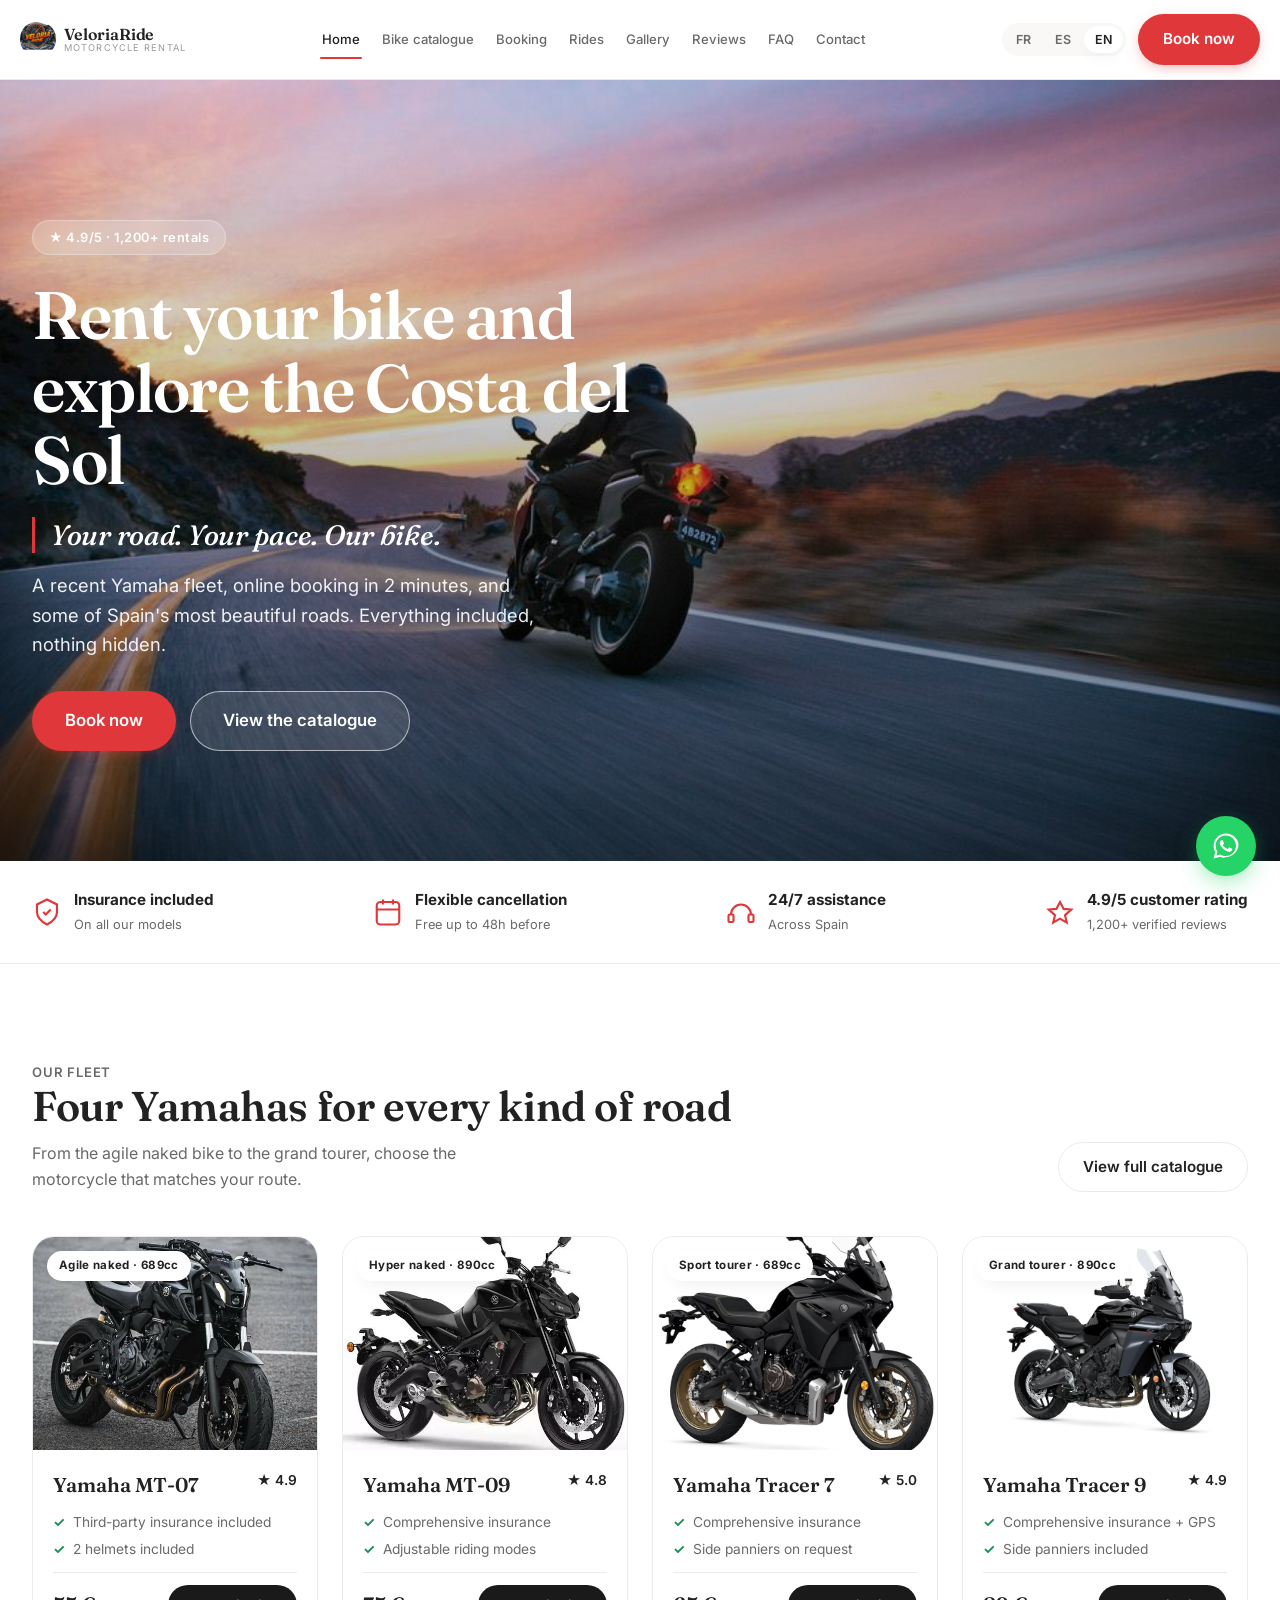
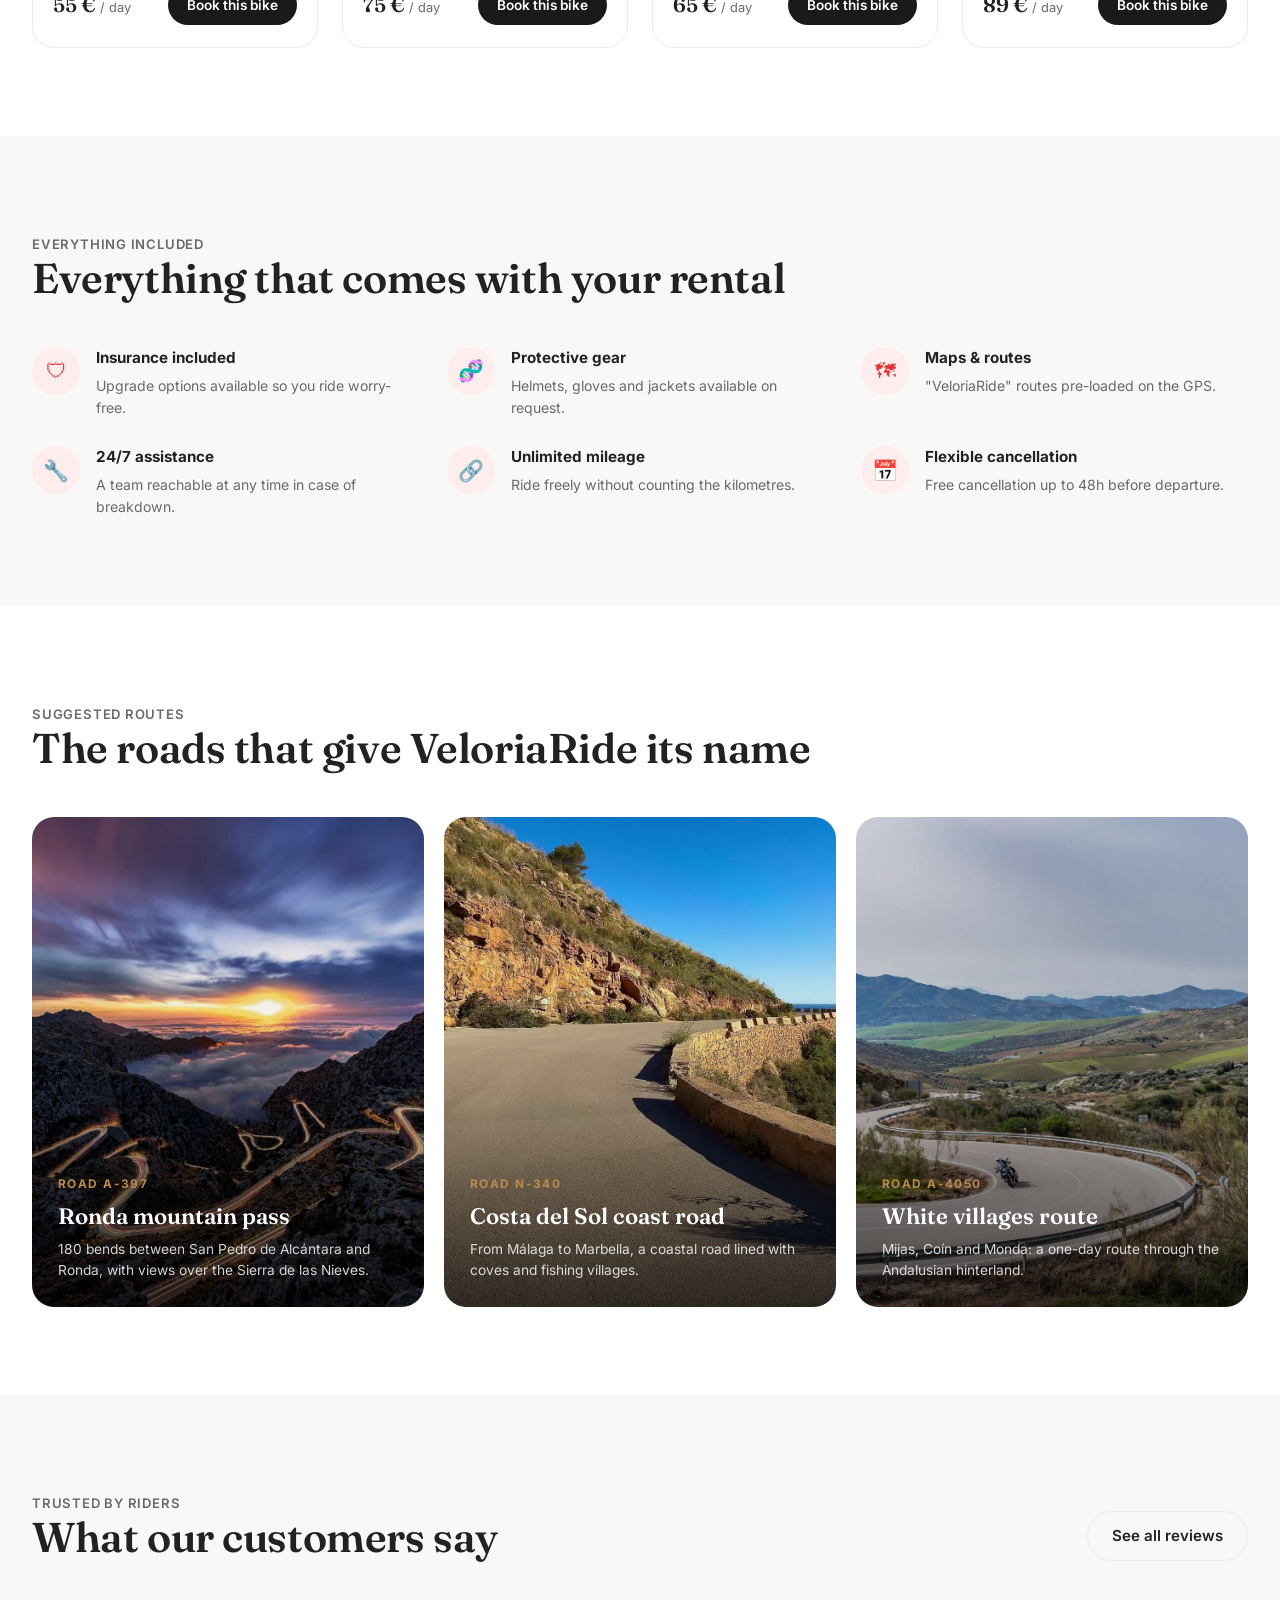
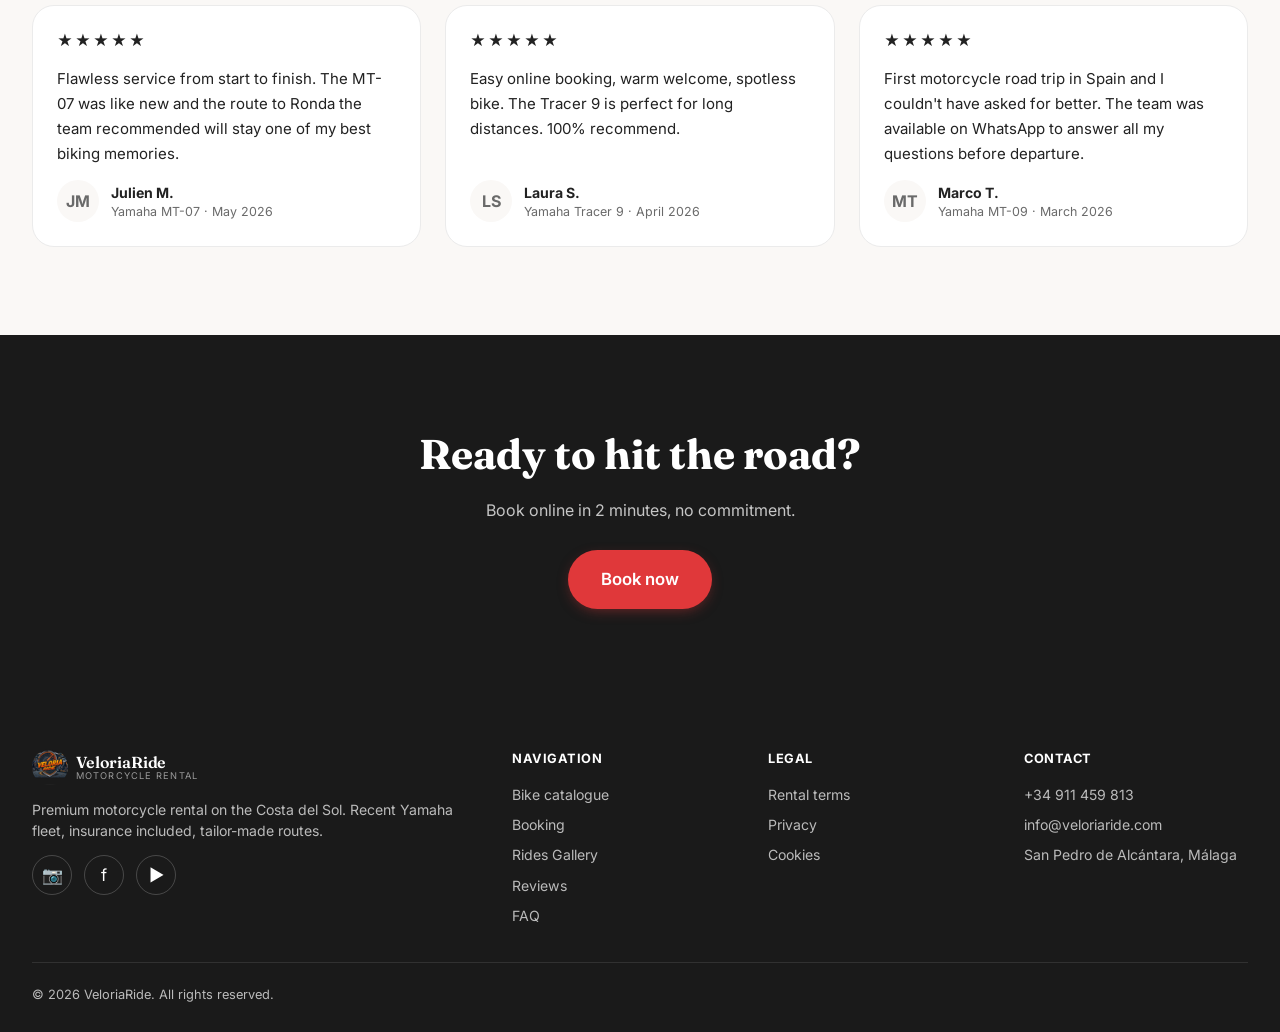
<file: index.html>
<!DOCTYPE html>
<html lang="fr">
<head>
<meta charset="UTF-8">
<meta name="viewport" content="width=device-width, initial-scale=1.0">
<title data-i18n="title_home">VeloriaRide — Location de motos Costa del Sol</title>
<meta name="description" content="Location de motos premium sur la Costa del Sol. Yamaha MT-07, MT-09, Tracer 7, Tracer 9. Réservation en ligne, assurance incluse, assistance 24/7.">
<meta property="og:title" content="VeloriaRide — Location de motos Costa del Sol">
<meta property="og:description" content="Location de motos premium sur la Costa del Sol. Réservation en ligne, assurance incluse.">
<meta property="og:type" content="website">
<link rel="icon" type="image/png" href="./favicon.png">
<link rel="preconnect" href="https://fonts.googleapis.com">
<link rel="preconnect" href="https://fonts.gstatic.com" crossorigin>
<link href="https://fonts.googleapis.com/css2?family=Fraunces:ital,opsz,wght@0,9..144,400;0,9..144,600;1,9..144,500&family=Inter:wght@400;500;600;700&display=swap" rel="stylesheet">
<link rel="stylesheet" href="./css/base.css">
<link rel="stylesheet" href="./css/components.css">
</head>
<body>

<!-- ================= HEADER ================= -->
<header class="site-header">
  <nav class="nav">
    <a href="index.html" class="logo">
      <span class="logo-mark"><img src="./images/logo-header.png" alt="VeloriaRide logo"></span>
      <span class="logo-text">
        <strong>VeloriaRide</strong>
        <span>Motorcycle Rental</span>
      </span>
    </a>
    <button class="burger" aria-label="Menu" aria-expanded="false">&#9776;</button>
    <div class="nav-links">
      <a href="index.html" class="active" data-i18n="nav_home">Accueil</a>
      <a href="catalogue.html" data-i18n="nav_fleet">Catalogue motos</a>
      <a href="reservation.html" data-i18n="nav_booking">Réservation</a>
      <a href="balades.html" data-i18n="nav_rides">Balades</a>
      <a href="galerie.html" data-i18n="nav_gallery">Galerie</a>
      <a href="avis.html" data-i18n="nav_reviews">Avis clients</a>
      <a href="faq.html" data-i18n="nav_faq">FAQ</a>
      <a href="contact.html" data-i18n="nav_contact">Contact</a>
      <a href="reservation.html#booking" class="btn btn-primary nav-cta" data-i18n="nav_book">Réserver</a>
    </div>
    <div class="nav-right">
      <div class="lang-switch">
        <button data-lang="fr">FR</button>
        <button data-lang="es">ES</button>
        <button data-lang="en">EN</button>
      </div>
      <a href="reservation.html#booking" class="btn btn-primary" data-i18n="nav_book">Réserver</a>
    </div>
  </nav>
</header>

<!-- ================= HERO ================= -->
<section class="hero" style="--hero-img:url('../images/hero.jpg')">
  <div class="hero-content">
    <span class="hero-badge-pill" data-i18n="hero_pill">★ 4.9/5 · 1,200+ rentals</span>
    <h1 data-i18n="hero_title">Louez votre moto et explorez la Costa del Sol</h1>
    <p class="hero-slogan" data-i18n="hero_slogan">Votre route. Votre rythme. Notre moto.</p>
    <p data-i18n="hero_sub">Une flotte Yamaha récente, une réservation en ligne en 2 minutes, et des routes parmi les plus belles d'Espagne.</p>
    <div class="hero-ctas">
      <a href="reservation.html#booking" class="btn btn-primary btn-lg" data-i18n="hero_cta_book">Réserver maintenant</a>
      <a href="catalogue.html" class="btn btn-outline btn-lg" data-i18n="hero_cta_fleet">Voir le catalogue</a>
    </div>
  </div>
</section>

<!-- ================= TRUST STRIP ================= -->
<section class="trust-strip">
  <div class="container trust-grid">
    <div class="trust-item">
      <svg class="ico" viewBox="0 0 24 24" fill="none" stroke="currentColor" stroke-width="1.7"><path d="M12 2l8 4v6c0 5-4 8-8 10-4-2-8-5-8-10V6l8-4z"/><path d="M9 12l2 2 4-4"/></svg>
      <div><strong data-i18n="trust1_t">Assurance incluse</strong><span data-i18n="trust1_s">Sur tous nos modèles</span></div>
    </div>
    <div class="trust-item">
      <svg class="ico" viewBox="0 0 24 24" fill="none" stroke="currentColor" stroke-width="1.7"><rect x="3" y="4" width="18" height="18" rx="3"/><path d="M3 10h18M8 2v4M16 2v4"/></svg>
      <div><strong data-i18n="trust2_t">Annulation flexible</strong><span data-i18n="trust2_s">Gratuite jusqu'à 48h avant</span></div>
    </div>
    <div class="trust-item">
      <svg class="ico" viewBox="0 0 24 24" fill="none" stroke="currentColor" stroke-width="1.7"><path d="M4 14a8 8 0 0 1 16 0"/><rect x="2" y="14" width="4" height="6" rx="1"/><rect x="18" y="14" width="4" height="6" rx="1"/></svg>
      <div><strong data-i18n="trust3_t">Assistance 24/7</strong><span data-i18n="trust3_s">Sur toute l'Espagne</span></div>
    </div>
    <div class="trust-item">
      <svg class="ico" viewBox="0 0 24 24" fill="none" stroke="currentColor" stroke-width="1.7"><path d="M12 17.3l-5.4 3.2 1.4-6L3 10l6.1-.5L12 4l2.9 5.5 6.1.5-5 4.5 1.4 6z"/></svg>
      <div><strong data-i18n="trust4_t">Note clients 4,9/5</strong><span data-i18n="trust4_s">+1200 avis vérifiés</span></div>
    </div>
  </div>
</section>

<!-- ================= FLEET PREVIEW ================= -->
<section class="section">
  <div class="container">
    <div class="section-head">
      <div>
        <p class="eyebrow" data-i18n="fleet_eyebrow">NOTRE FLOTTE</p>
        <h2 data-i18n="fleet_title">Quatre Yamaha pour chaque type de route</h2>
        <p data-i18n="fleet_sub">De la naked agile à la routière grand tourisme, choisissez la moto adaptée à votre itinéraire.</p>
      </div>
      <a href="catalogue.html" class="btn btn-ghost" data-i18n="view_all_fleet">Voir tout le catalogue</a>
    </div>

    <div class="fleet-grid">

      <article class="bike-card">
        <div class="bike-photo" style="--bike-img:url('../images/mt07.jpg')">
          <span class="bike-badge" data-i18n="bike_mt07_tag">Naked agile · 689 cc</span>
        </div>
        <div class="bike-body">
          <div class="bike-top-row">
            <div><h3 class="bike-name" data-i18n="bike_mt07_name">Yamaha MT-07</h3></div>
            <span class="bike-rating"><span class="star">★</span> 4.9</span>
          </div>
          <ul class="bike-features">
            <li data-i18n="bike_mt07_f1">Assurance au tiers incluse</li>
            <li data-i18n="bike_mt07_f2">Casques (2) inclus</li>
          </ul>
          <div class="bike-price-row">
            <span class="bike-price">55 € <small data-i18n="per_day">/ jour</small></span>
            <a href="reservation.html?model=mt07#booking" class="btn btn-dark btn-sm" data-i18n="bike_cta">Réserver</a>
          </div>
        </div>
      </article>

      <article class="bike-card">
        <div class="bike-photo" style="--bike-img:url('../images/mt09.jpg')">
          <span class="bike-badge" data-i18n="bike_mt09_tag">Hyper naked · 890 cc</span>
        </div>
        <div class="bike-body">
          <div class="bike-top-row">
            <div><h3 class="bike-name" data-i18n="bike_mt09_name">Yamaha MT-09</h3></div>
            <span class="bike-rating"><span class="star">★</span> 4.8</span>
          </div>
          <ul class="bike-features">
            <li data-i18n="bike_mt09_f1">Assurance tous risques</li>
            <li data-i18n="bike_mt09_f2">Modes de conduite réglables</li>
          </ul>
          <div class="bike-price-row">
            <span class="bike-price">75 € <small data-i18n="per_day">/ jour</small></span>
            <a href="reservation.html?model=mt09#booking" class="btn btn-dark btn-sm" data-i18n="bike_cta">Réserver</a>
          </div>
        </div>
      </article>

      <article class="bike-card">
        <div class="bike-photo" style="--bike-img:url('../images/tracer7.jpg')">
          <span class="bike-badge" data-i18n="bike_tracer7_tag">Routière sport · 689 cc</span>
        </div>
        <div class="bike-body">
          <div class="bike-top-row">
            <div><h3 class="bike-name" data-i18n="bike_tracer7_name">Yamaha Tracer 7</h3></div>
            <span class="bike-rating"><span class="star">★</span> 5.0</span>
          </div>
          <ul class="bike-features">
            <li data-i18n="bike_tracer7_f1">Assurance tous risques</li>
            <li data-i18n="bike_tracer7_f2">Valises latérales sur demande</li>
          </ul>
          <div class="bike-price-row">
            <span class="bike-price">65 € <small data-i18n="per_day">/ jour</small></span>
            <a href="reservation.html?model=tracer7#booking" class="btn btn-dark btn-sm" data-i18n="bike_cta">Réserver</a>
          </div>
        </div>
      </article>

      <article class="bike-card">
        <div class="bike-photo" style="--bike-img:url('../images/tracer9.jpg')">
          <span class="bike-badge" data-i18n="bike_tracer9_tag">Grand tourisme · 890 cc</span>
        </div>
        <div class="bike-body">
          <div class="bike-top-row">
            <div><h3 class="bike-name" data-i18n="bike_tracer9_name">Yamaha Tracer 9</h3></div>
            <span class="bike-rating"><span class="star">★</span> 4.9</span>
          </div>
          <ul class="bike-features">
            <li data-i18n="bike_tracer9_f1">Assurance tous risques + GPS</li>
            <li data-i18n="bike_tracer9_f2">Valises latérales incluses</li>
          </ul>
          <div class="bike-price-row">
            <span class="bike-price">89 € <small data-i18n="per_day">/ jour</small></span>
            <a href="reservation.html?model=tracer9#booking" class="btn btn-dark btn-sm" data-i18n="bike_cta">Réserver</a>
          </div>
        </div>
      </article>

    </div>
  </div>
</section>

<!-- ================= INCLUDED ================= -->
<section class="section section--cream">
  <div class="container">
    <div class="section-head">
      <div>
        <p class="eyebrow" data-i18n="included_eyebrow">TOUT EST INCLUS</p>
        <h2 data-i18n="included_title">Tout ce qui vient avec votre location</h2>
      </div>
    </div>
    <div class="included-grid">
      <div class="included-item">
        <div class="included-icon">&#128737;</div>
        <div><h4 data-i18n="inc1_t">Assurance incluse</h4><p data-i18n="inc1_p">Options d'extension disponibles.</p></div>
      </div>
      <div class="included-item">
        <div class="included-icon">&#129516;</div>
        <div><h4 data-i18n="inc2_t">Équipement de protection</h4><p data-i18n="inc2_p">Casques, gants et vestes.</p></div>
      </div>
      <div class="included-item">
        <div class="included-icon">&#128506;</div>
        <div><h4 data-i18n="inc3_t">Cartes et itinéraires</h4><p data-i18n="inc3_p">Itinéraires intégrés au GPS.</p></div>
      </div>
      <div class="included-item">
        <div class="included-icon">&#128295;</div>
        <div><h4 data-i18n="inc4_t">Assistance 24/7</h4><p data-i18n="inc4_p">Équipe joignable à tout moment.</p></div>
      </div>
      <div class="included-item">
        <div class="included-icon">&#128279;</div>
        <div><h4 data-i18n="inc5_t">Kilométrage illimité</h4><p data-i18n="inc5_p">Roulez sans compter.</p></div>
      </div>
      <div class="included-item">
        <div class="included-icon">&#128197;</div>
        <div><h4 data-i18n="inc6_t">Annulation flexible</h4><p data-i18n="inc6_p">Jusqu'à 48h avant le départ.</p></div>
      </div>
    </div>
  </div>
</section>

<!-- ================= ROUTES ================= -->
<section class="section">
  <div class="container">
    <div class="section-head">
      <div>
        <p class="eyebrow" data-i18n="routes_eyebrow">ITINÉRAIRES SUGGÉRÉS</p>
        <h2 data-i18n="routes_title">Les routes qui donnent leur nom à VeloriaRide</h2>
      </div>
    </div>
    <div class="routes-band">
      <div class="route-card" style="--route-img:url('../images/route-ronda.jpg')">
        <p class="km" data-i18n="route1_km">ROUTE A-397</p>
        <h3 data-i18n="route1_t">Col de la Ronda</h3>
        <p data-i18n="route1_p">180 virages entre San Pedro de Alcántara et Ronda.</p>
      </div>
      <div class="route-card" style="--route-img:url('../images/route-coast.jpg')">
        <p class="km" data-i18n="route2_km">ROUTE N-340</p>
        <h3 data-i18n="route2_t">Corniche de la Costa del Sol</h3>
        <p data-i18n="route2_p">De Malaga à Marbella, une route côtière.</p>
      </div>
      <div class="route-card" style="--route-img:url('../images/route-villages.jpg')">
        <p class="km" data-i18n="route3_km">ROUTE A-4050</p>
        <h3 data-i18n="route3_t">Villages blancs</h3>
        <p data-i18n="route3_p">Mijas, Coín et Monda en une journée.</p>
      </div>
    </div>
  </div>
</section>

<!-- ================= REVIEWS PREVIEW ================= -->
<section class="section section--cream">
  <div class="container">
    <div class="section-head">
      <div>
        <p class="eyebrow" data-i18n="reviews_eyebrow">ILS NOUS FONT CONFIANCE</p>
        <h2 data-i18n="reviews_title">Ce que disent nos clients</h2>
      </div>
      <a href="avis.html" class="btn btn-ghost" data-i18n="reviews_cta">Voir tous les avis</a>
    </div>
    <div class="reviews-grid">
      <div class="review-card">
        <div class="review-stars">★★★★★</div>
        <p class="review-text" data-i18n="review1_text">Service impeccable du début à la fin.</p>
        <div class="review-author">
          <div class="review-avatar">JM</div>
          <div>
            <div class="review-name" data-i18n="review1_name">Julien M.</div>
            <div class="review-meta" data-i18n="review1_meta">Yamaha MT-07 · Mai 2026</div>
          </div>
        </div>
      </div>
      <div class="review-card">
        <div class="review-stars">★★★★★</div>
        <p class="review-text" data-i18n="review2_text">Réservation simple en ligne, accueil chaleureux.</p>
        <div class="review-author">
          <div class="review-avatar">LS</div>
          <div>
            <div class="review-name" data-i18n="review2_name">Laura S.</div>
            <div class="review-meta" data-i18n="review2_meta">Yamaha Tracer 9 · Avril 2026</div>
          </div>
        </div>
      </div>
      <div class="review-card">
        <div class="review-stars">★★★★★</div>
        <p class="review-text" data-i18n="review3_text">Premier road trip à moto en Espagne, parfait.</p>
        <div class="review-author">
          <div class="review-avatar">MT</div>
          <div>
            <div class="review-name" data-i18n="review3_name">Marco T.</div>
            <div class="review-meta" data-i18n="review3_meta">Yamaha MT-09 · Mars 2026</div>
          </div>
        </div>
      </div>
    </div>
  </div>
</section>

<!-- ================= CTA BAND ================= -->
<section class="section section--dark text-center">
  <div class="container-narrow">
    <h2 style="font-family:var(--f-display); font-size:clamp(1.8rem,4vw,2.6rem); margin:0 0 12px;" data-i18n="cta_band_title">Prêt à prendre la route ?</h2>
    <p style="color:rgba(255,255,255,.75); margin:0 0 28px;" data-i18n="cta_band_sub">Réservez en ligne en 2 minutes, sans engagement.</p>
    <a href="reservation.html#booking" class="btn btn-primary btn-lg" data-i18n="cta_band_btn">Réserver maintenant</a>
  </div>
</section>

<!-- ================= FOOTER ================= -->
<footer class="site-footer">
  <div class="container">
    <div class="footer-grid">
      <div>
        <div class="logo" style="margin-bottom:14px;">
          <span class="logo-mark"><img src="./images/logo-header.png" alt="VeloriaRide logo"></span>
          <span class="logo-text"><strong style="color:#fff;">VeloriaRide</strong><span>Motorcycle Rental</span></span>
        </div>
        <p data-i18n="footer_about">Location de motos premium sur la Costa del Sol.</p>
        <div class="social-row">
          <a href="#" aria-label="Instagram" style="border-color:rgba(255,255,255,.2); color:#fff;">&#128247;</a>
          <a href="#" aria-label="Facebook" style="border-color:rgba(255,255,255,.2); color:#fff;">&#102;</a>
          <a href="#" aria-label="YouTube" style="border-color:rgba(255,255,255,.2); color:#fff;">&#9654;</a>
        </div>
      </div>
      <div>
        <h5 data-i18n="footer_nav_h">Navigation</h5>
        <ul>
          <li><a href="catalogue.html" data-i18n="nav_fleet">Catalogue motos</a></li>
          <li><a href="reservation.html" data-i18n="nav_booking">Réservation</a></li>
          <li><a href="balades.html" data-i18n="nav_rides">Balades</a>
      <a href="galerie.html" data-i18n="nav_gallery">Galerie</a></li>
          <li><a href="avis.html" data-i18n="nav_reviews">Avis clients</a></li>
          <li><a href="faq.html" data-i18n="nav_faq">FAQ</a></li>
        </ul>
      </div>
      <div>
        <h5 data-i18n="footer_legal_h">Informations légales</h5>
        <ul>
          <li><a href="conditions.html" data-i18n="footer_legal_terms">Conditions de location</a></li>
          <li><a href="#" data-i18n="footer_legal_privacy">Confidentialité</a></li>
          <li><a href="#" data-i18n="footer_legal_cookies">Cookies</a></li>
        </ul>
      </div>
      <div>
        <h5 data-i18n="footer_contact_h">Contact</h5>
        <ul>
          <li>+34 911 459 813</li>
          <li>info@veloriaride.com</li>
          <li>San Pedro de Alcántara, Málaga</li>
        </ul>
      </div>
    </div>
    <div class="footer-bottom">
      <span>&copy; 2026 VeloriaRide. <span data-i18n="footer_rights">Tous droits réservés.</span></span>
    </div>
  </div>
</footer>

<!-- ================= WHATSAPP WIDGET ================= -->
<div class="whatsapp-fab">
  <div class="whatsapp-panel" id="whatsappPanel">
    <div class="whatsapp-panel-head">
      <div class="avatar"><img src="./images/logo-header.png" alt=""></div>
      <div>
        <strong data-i18n="wa_name">VeloriaRide</strong>
        <span data-i18n="wa_status">Répond généralement en quelques minutes</span>
      </div>
    </div>
    <div class="whatsapp-panel-body">
      <div class="whatsapp-msg" data-i18n="wa_message">👋 Bonjour ! Une question ?</div>
    </div>
    <div class="whatsapp-panel-foot">
      <a id="whatsappLink" href="#" target="_blank" rel="noopener" class="btn btn-block" style="background:#25D366; color:#fff;" data-i18n="wa_cta">Démarrer la discussion</a>
    </div>
  </div>
  <button class="whatsapp-bubble" id="whatsappBubble" aria-label="WhatsApp">
    <svg viewBox="0 0 24 24" fill="currentColor"><path d="M12.04 2C6.58 2 2.13 6.45 2.13 11.91c0 1.75.46 3.39 1.26 4.81L2 22l5.42-1.36c1.36.74 2.92 1.16 4.621.16h.01c5.46 0 9.91-4.45 9.91-9.91C21.96 6.45 17.5 2 12.04 2zm0 18.06h-.01c-1.5 0-2.97-.4-4.25-1.16l-.3-.18-3.16.79.84-3.08-.2-.32a8.07 8.07 0 0 1-1.24-4.3c0-4.49 3.65-8.14 8.14-8.14 2.17 0 4.21.85 5.75 2.39a8.07 8.07 0 0 1 2.38 5.75c0 4.49-3.65 8.14-8.14 8.14zm4.47-6.1c-.25-.12-1.45-.72-1.68-.8-.22-.08-.39-.12-.55.12-.16.25-.63.8-.77.96-.14.16-.28.18-.53.06-.25-.12-1.05-.39-2-1.23-.74-.66-1.24-1.47-1.39-1.72-.14-.25-.02-.38.11-.51.11-.11.25-.28.37-.42.12-.14.16-.25.25-.41.08-.16.04-.31-.02-.43-.06-.12-.55-1.32-.75-1.81-.2-.48-.4-.41-.55-.42h-.47c-.16 0-.43.06-.65.31-.22.25-.86.84-.86 2.04 0 1.2.88 2.37 1 2.53.12.16 1.73 2.64 4.19 3.7.58.25 1.04.4 1.4.51.59.19 1.12.16 1.55.1.47-.07 1.45-.59 1.65-1.16.2-.57.2-1.06.14-1.16-.06-.1-.22-.16-.47-.28z"/></svg>
  </button>
</div>

<script src="./js/i18n.js"></script>
<script src="./js/main.js"></script>
</body>
</html>
</file>
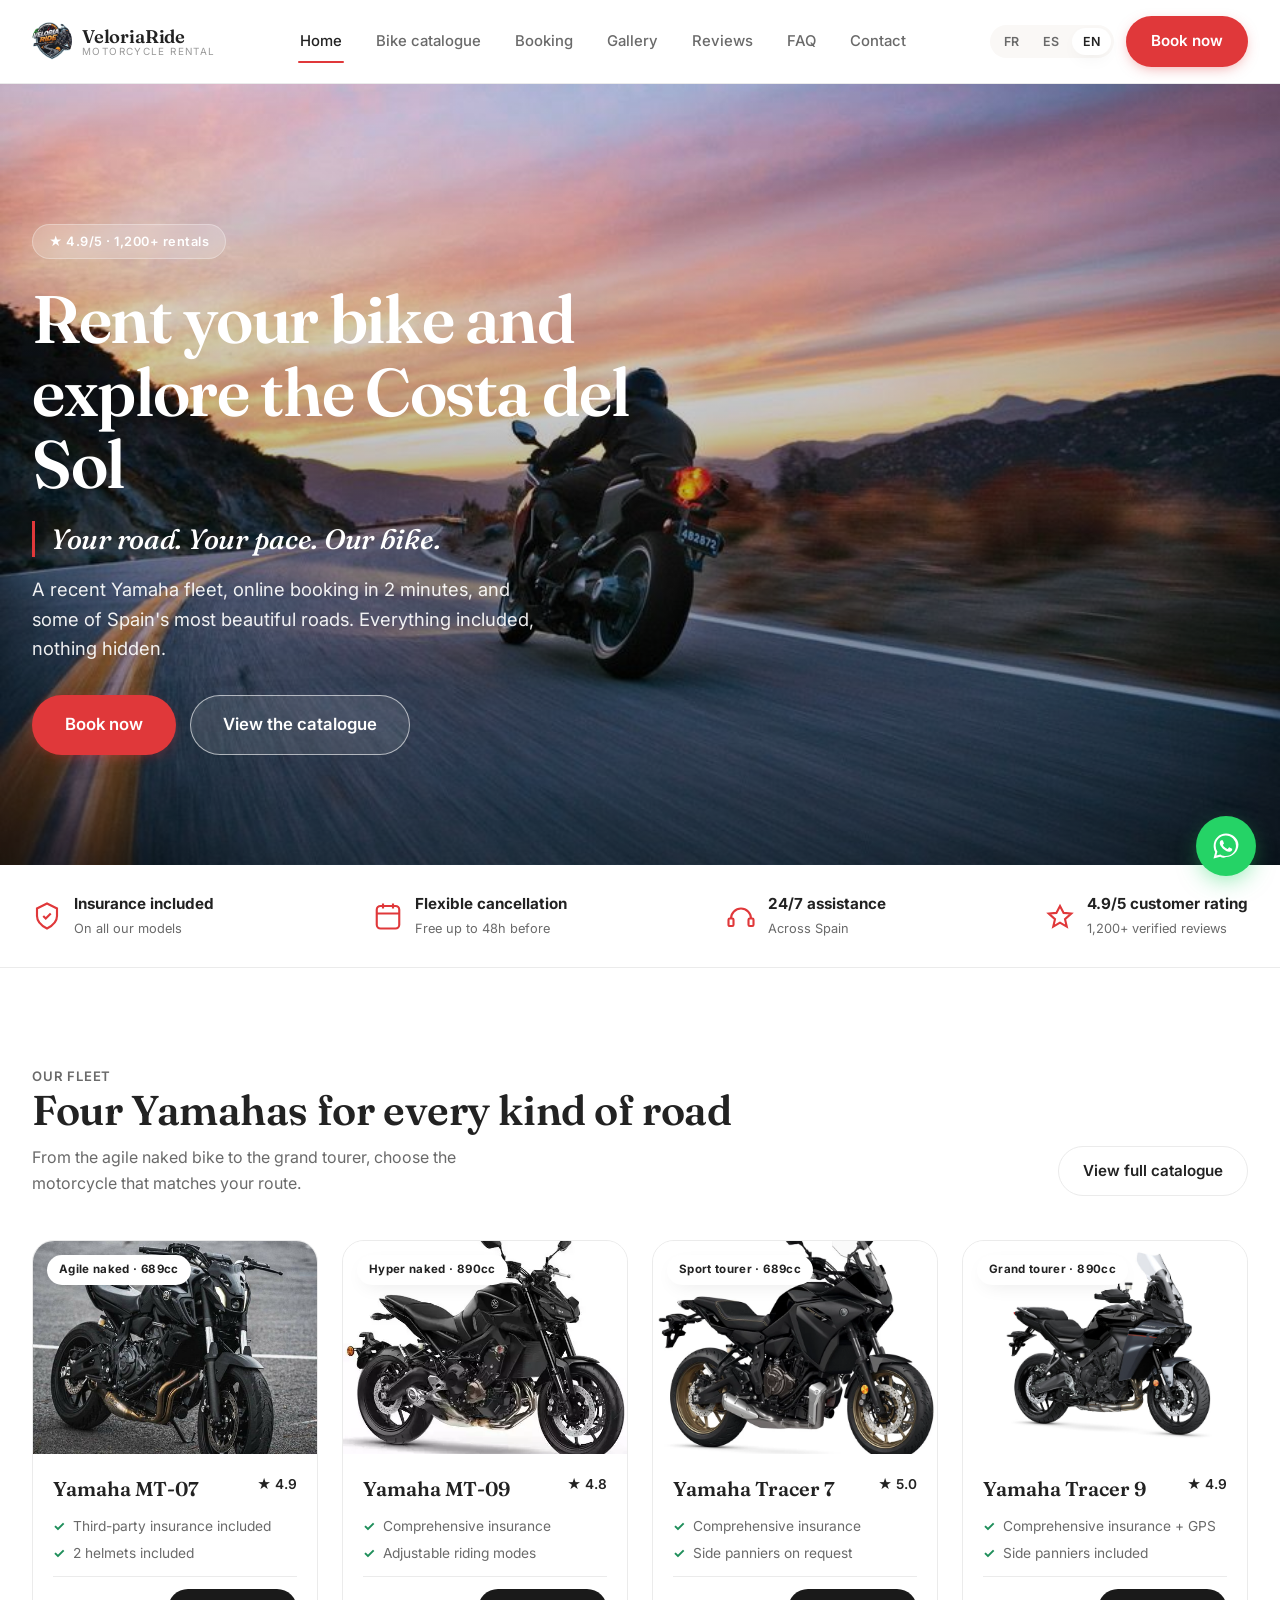
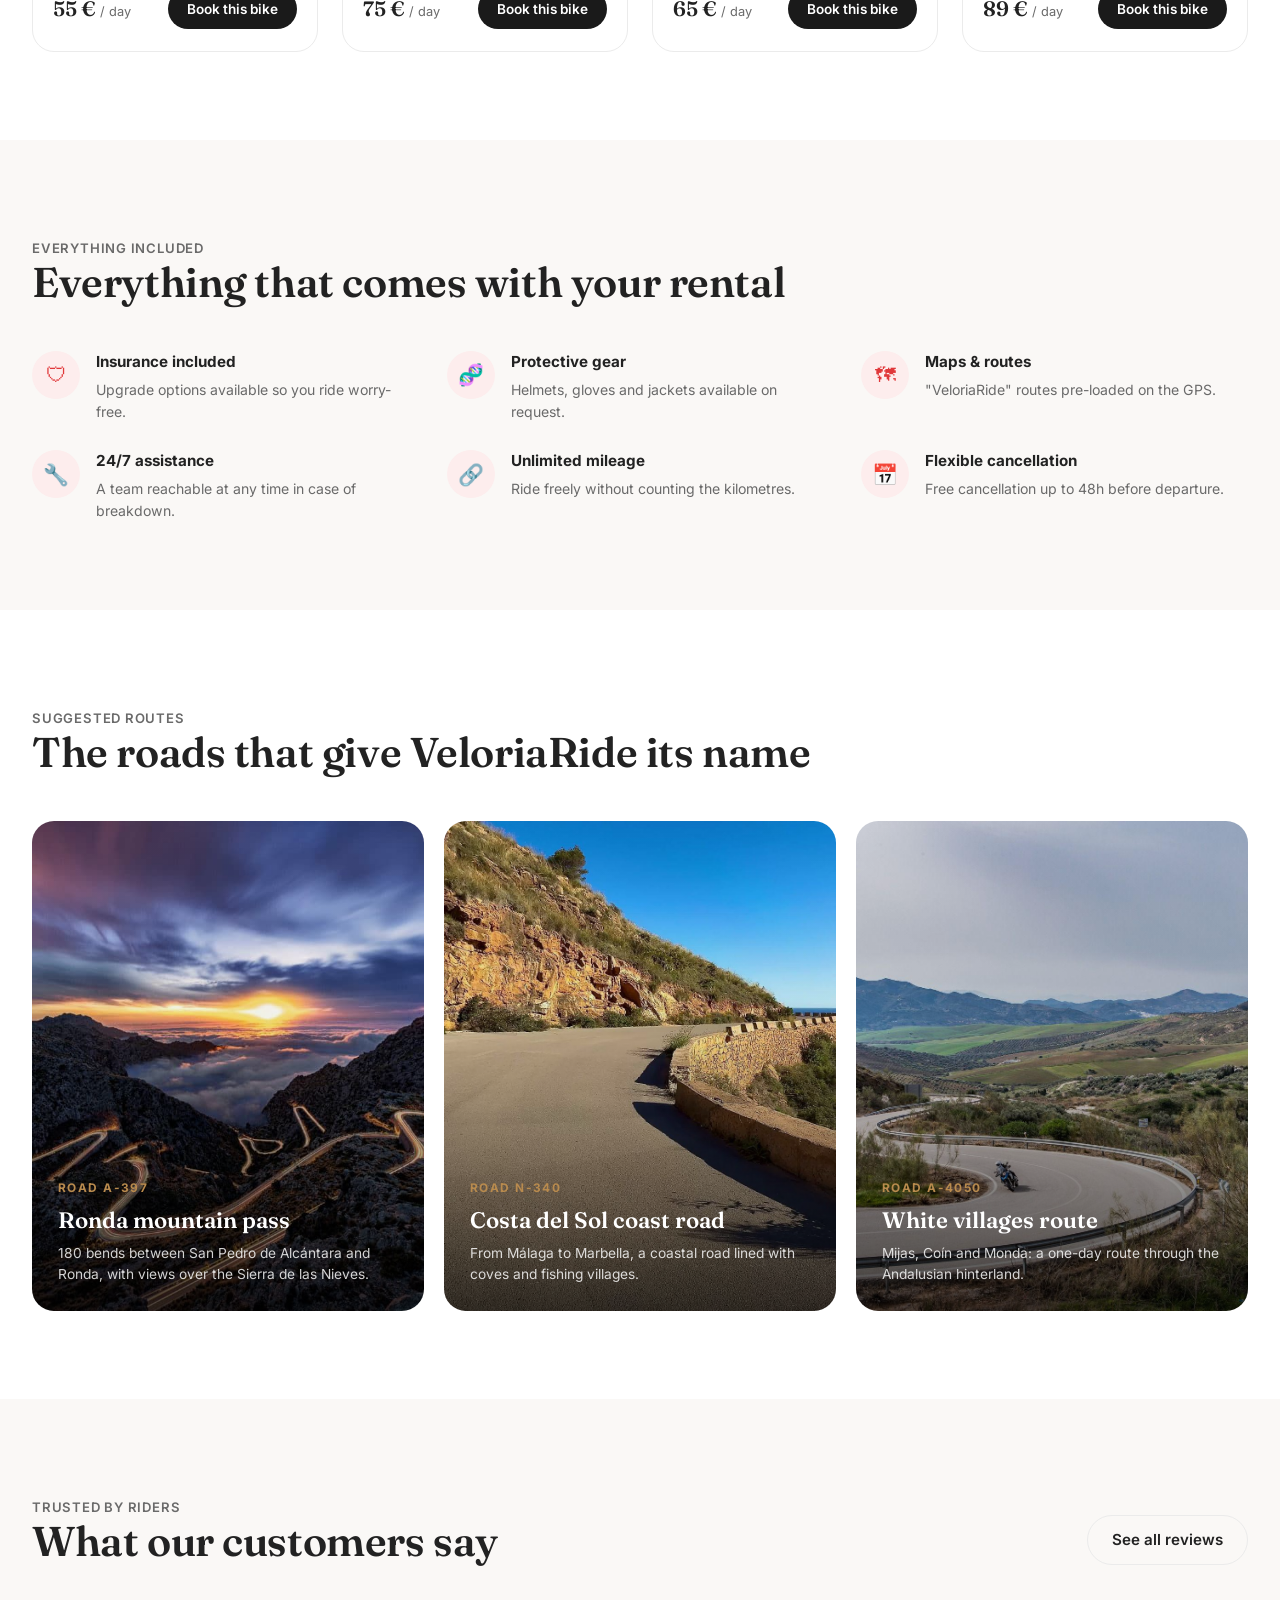
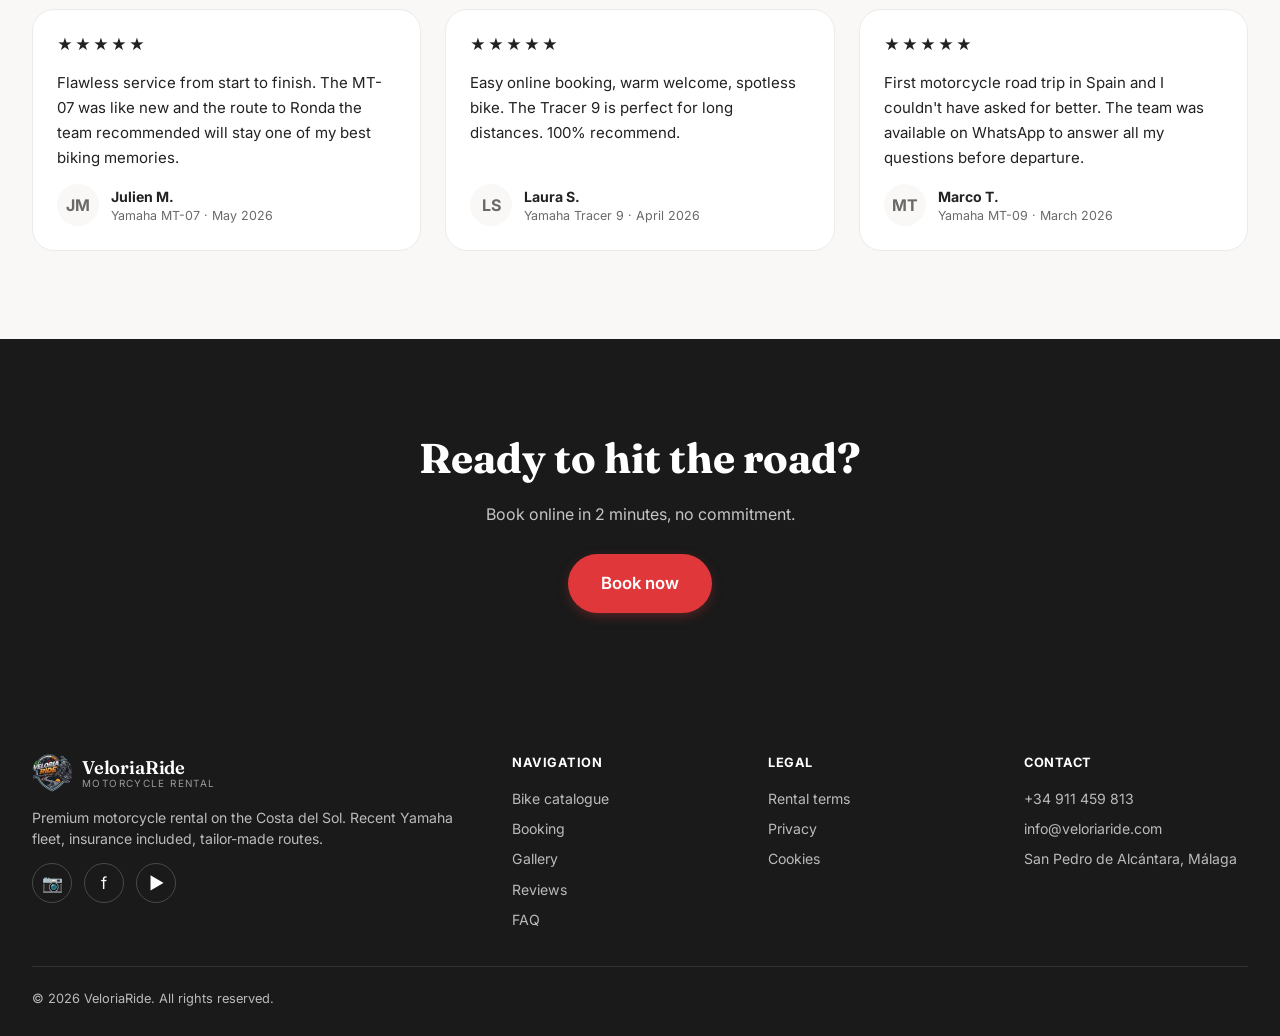
<file: cds-premium/index.html>
<!DOCTYPE html>
<html lang="fr">
<head>
<meta charset="UTF-8">
<meta name="viewport" content="width=device-width, initial-scale=1.0">
<title data-i18n="title_home">VeloriaRide — Location de motos Costa del Sol</title>
<meta name="description" content="Location de motos premium sur la Costa del Sol. Yamaha MT-07, MT-09, Tracer 7, Tracer 9. Réservation en ligne, assurance incluse, assistance 24/7.">
<meta property="og:title" content="VeloriaRide — Location de motos Costa del Sol">
<meta property="og:description" content="Location de motos premium sur la Costa del Sol. Réservation en ligne, assurance incluse.">
<meta property="og:type" content="website">
<link rel="icon" type="image/png" href="favicon.png">
<link rel="preconnect" href="https://fonts.googleapis.com">
<link rel="preconnect" href="https://fonts.gstatic.com" crossorigin>
<link href="https://fonts.googleapis.com/css2?family=Fraunces:ital,opsz,wght@0,9..144,400;0,9..144,600;1,9..144,500&family=Inter:wght@400;500;600;700&display=swap" rel="stylesheet">
<link rel="stylesheet" href="css/base.css">
<link rel="stylesheet" href="css/components.css">
</head>
<body>

<!-- ================= HEADER ================= -->
<header class="site-header">
  <nav class="nav">
    <a href="index.html" class="logo">
      <span class="logo-mark"><img src="images/logo-header.png" alt="VeloriaRide logo"></span>
      <span class="logo-text">
        <strong>VeloriaRide</strong>
        <span>Motorcycle Rental</span>
      </span>
    </a>
    <button class="burger" aria-label="Menu" aria-expanded="false">&#9776;</button>
    <div class="nav-links">
      <a href="index.html" class="active" data-i18n="nav_home">Accueil</a>
      <a href="catalogue.html" data-i18n="nav_fleet">Catalogue motos</a>
      <a href="reservation.html" data-i18n="nav_booking">Réservation</a>
      <a href="galerie.html" data-i18n="nav_gallery">Galerie</a>
      <a href="avis.html" data-i18n="nav_reviews">Avis clients</a>
      <a href="faq.html" data-i18n="nav_faq">FAQ</a>
      <a href="contact.html" data-i18n="nav_contact">Contact</a>
      <a href="reservation.html#booking" class="btn btn-primary nav-cta" data-i18n="nav_book">Réserver</a>
    </div>
    <div class="nav-right">
      <div class="lang-switch">
        <button data-lang="fr">FR</button>
        <button data-lang="es">ES</button>
        <button data-lang="en">EN</button>
      </div>
      <a href="reservation.html#booking" class="btn btn-primary" data-i18n="nav_book">Réserver</a>
    </div>
  </nav>
</header>

<!-- ================= HERO ================= -->
<section class="hero" style="--hero-img:url('/images/hero.jpg')">
  <!-- PHOTO SLOT: replace images/hero.jpg — recommended: motorcycle on a
       coastal road, golden hour, 1920x1080 -->
  <div class="hero-content">
    <span class="hero-badge-pill" data-i18n="hero_pill">★ 4.9/5 · 1,200+ rentals</span>
    <h1 data-i18n="hero_title">Louez votre moto et explorez la Costa del Sol</h1>
    <p class="hero-slogan" data-i18n="hero_slogan">Votre route. Votre rythme. Notre moto.</p>
    <p data-i18n="hero_sub">Une flotte Yamaha récente, une réservation en ligne en 2 minutes, et des routes parmi les plus belles d'Espagne.</p>
    <div class="hero-ctas">
      <a href="reservation.html#booking" class="btn btn-primary btn-lg" data-i18n="hero_cta_book">Réserver maintenant</a>
      <a href="catalogue.html" class="btn btn-outline btn-lg" data-i18n="hero_cta_fleet">Voir le catalogue</a>
    </div>
  </div>
</section>

<!-- ================= TRUST STRIP ================= -->
<section class="trust-strip">
  <div class="container trust-grid">
    <div class="trust-item">
      <svg class="ico" viewBox="0 0 24 24" fill="none" stroke="currentColor" stroke-width="1.7"><path d="M12 2l8 4v6c0 5-4 8-8 10-4-2-8-5-8-10V6l8-4z"/><path d="M9 12l2 2 4-4"/></svg>
      <div><strong data-i18n="trust1_t">Assurance incluse</strong><span data-i18n="trust1_s">Sur tous nos modèles</span></div>
    </div>
    <div class="trust-item">
      <svg class="ico" viewBox="0 0 24 24" fill="none" stroke="currentColor" stroke-width="1.7"><rect x="3" y="4" width="18" height="18" rx="3"/><path d="M3 10h18M8 2v4M16 2v4"/></svg>
      <div><strong data-i18n="trust2_t">Annulation flexible</strong><span data-i18n="trust2_s">Gratuite jusqu'à 48h avant</span></div>
    </div>
    <div class="trust-item">
      <svg class="ico" viewBox="0 0 24 24" fill="none" stroke="currentColor" stroke-width="1.7"><path d="M4 14a8 8 0 0 1 16 0"/><rect x="2" y="14" width="4" height="6" rx="1"/><rect x="18" y="14" width="4" height="6" rx="1"/></svg>
      <div><strong data-i18n="trust3_t">Assistance 24/7</strong><span data-i18n="trust3_s">Sur toute l'Espagne</span></div>
    </div>
    <div class="trust-item">
      <svg class="ico" viewBox="0 0 24 24" fill="none" stroke="currentColor" stroke-width="1.7"><path d="M12 17.3l-5.4 3.2 1.4-6L3 10l6.1-.5L12 4l2.9 5.5 6.1.5-5 4.5 1.4 6z"/></svg>
      <div><strong data-i18n="trust4_t">Note clients 4,9/5</strong><span data-i18n="trust4_s">+1200 avis vérifiés</span></div>
    </div>
  </div>
</section>

<!-- ================= FLEET PREVIEW ================= -->
<section class="section">
  <div class="container">
    <div class="section-head">
      <div>
        <p class="eyebrow" data-i18n="fleet_eyebrow">NOTRE FLOTTE</p>
        <h2 data-i18n="fleet_title">Quatre Yamaha pour chaque type de route</h2>
        <p data-i18n="fleet_sub">De la naked agile à la routière grand tourisme, choisissez la moto adaptée à votre itinéraire.</p>
      </div>
      <a href="catalogue.html" class="btn btn-ghost" data-i18n="view_all_fleet">Voir tout le catalogue</a>
    </div>

    <div class="fleet-grid">

      <article class="bike-card">
        <div class="bike-photo" style="--bike-img:url('/images/mt07.jpg')">
          <span class="bike-badge" data-i18n="bike_mt07_tag">Naked agile · 689 cc</span>
        </div>
        <div class="bike-body">
          <div class="bike-top-row">
            <div><h3 class="bike-name" data-i18n="bike_mt07_name">Yamaha MT-07</h3></div>
            <span class="bike-rating"><span class="star">★</span> 4.9</span>
          </div>
          <ul class="bike-features">
            <li data-i18n="bike_mt07_f1">Assurance au tiers incluse</li>
            <li data-i18n="bike_mt07_f2">Casques (2) inclus</li>
          </ul>
          <div class="bike-price-row">
            <span class="bike-price">55 € <small data-i18n="per_day">/ jour</small></span>
            <a href="reservation.html?model=mt07#booking" class="btn btn-dark btn-sm" data-i18n="bike_cta">Réserver</a>
          </div>
        </div>
      </article>

      <article class="bike-card">
        <div class="bike-photo" style="--bike-img:url('/images/mt09.jpg')">
          <span class="bike-badge" data-i18n="bike_mt09_tag">Hyper naked · 890 cc</span>
        </div>
        <div class="bike-body">
          <div class="bike-top-row">
            <div><h3 class="bike-name" data-i18n="bike_mt09_name">Yamaha MT-09</h3></div>
            <span class="bike-rating"><span class="star">★</span> 4.8</span>
          </div>
          <ul class="bike-features">
            <li data-i18n="bike_mt09_f1">Assurance tous risques</li>
            <li data-i18n="bike_mt09_f2">Modes de conduite réglables</li>
          </ul>
          <div class="bike-price-row">
            <span class="bike-price">75 € <small data-i18n="per_day">/ jour</small></span>
            <a href="reservation.html?model=mt09#booking" class="btn btn-dark btn-sm" data-i18n="bike_cta">Réserver</a>
          </div>
        </div>
      </article>

      <article class="bike-card">
        <div class="bike-photo" style="--bike-img:url('/images/tracer7.jpg')">
          <span class="bike-badge" data-i18n="bike_tracer7_tag">Routière sport · 689 cc</span>
        </div>
        <div class="bike-body">
          <div class="bike-top-row">
            <div><h3 class="bike-name" data-i18n="bike_tracer7_name">Yamaha Tracer 7</h3></div>
            <span class="bike-rating"><span class="star">★</span> 5.0</span>
          </div>
          <ul class="bike-features">
            <li data-i18n="bike_tracer7_f1">Assurance tous risques</li>
            <li data-i18n="bike_tracer7_f2">Valises latérales sur demande</li>
          </ul>
          <div class="bike-price-row">
            <span class="bike-price">65 € <small data-i18n="per_day">/ jour</small></span>
            <a href="reservation.html?model=tracer7#booking" class="btn btn-dark btn-sm" data-i18n="bike_cta">Réserver</a>
          </div>
        </div>
      </article>

      <article class="bike-card">
        <div class="bike-photo" style="--bike-img:url('/images/tracer9.jpg')">
          <span class="bike-badge" data-i18n="bike_tracer9_tag">Grand tourisme · 890 cc</span>
        </div>
        <div class="bike-body">
          <div class="bike-top-row">
            <div><h3 class="bike-name" data-i18n="bike_tracer9_name">Yamaha Tracer 9</h3></div>
            <span class="bike-rating"><span class="star">★</span> 4.9</span>
          </div>
          <ul class="bike-features">
            <li data-i18n="bike_tracer9_f1">Assurance tous risques + GPS</li>
            <li data-i18n="bike_tracer9_f2">Valises latérales incluses</li>
          </ul>
          <div class="bike-price-row">
            <span class="bike-price">89 € <small data-i18n="per_day">/ jour</small></span>
            <a href="reservation.html?model=tracer9#booking" class="btn btn-dark btn-sm" data-i18n="bike_cta">Réserver</a>
          </div>
        </div>
      </article>

    </div>
  </div>
</section>

<!-- ================= INCLUDED ================= -->
<section class="section section--cream">
  <div class="container">
    <div class="section-head">
      <div>
        <p class="eyebrow" data-i18n="included_eyebrow">TOUT EST INCLUS</p>
        <h2 data-i18n="included_title">Tout ce qui vient avec votre location</h2>
      </div>
    </div>
    <div class="included-grid">
      <div class="included-item">
        <div class="included-icon">&#128737;</div>
        <div><h4 data-i18n="inc1_t">Assurance incluse</h4><p data-i18n="inc1_p">Options d'extension disponibles.</p></div>
      </div>
      <div class="included-item">
        <div class="included-icon">&#129516;</div>
        <div><h4 data-i18n="inc2_t">Équipement de protection</h4><p data-i18n="inc2_p">Casques, gants et vestes.</p></div>
      </div>
      <div class="included-item">
        <div class="included-icon">&#128506;</div>
        <div><h4 data-i18n="inc3_t">Cartes et itinéraires</h4><p data-i18n="inc3_p">Itinéraires intégrés au GPS.</p></div>
      </div>
      <div class="included-item">
        <div class="included-icon">&#128295;</div>
        <div><h4 data-i18n="inc4_t">Assistance 24/7</h4><p data-i18n="inc4_p">Équipe joignable à tout moment.</p></div>
      </div>
      <div class="included-item">
        <div class="included-icon">&#128279;</div>
        <div><h4 data-i18n="inc5_t">Kilométrage illimité</h4><p data-i18n="inc5_p">Roulez sans compter.</p></div>
      </div>
      <div class="included-item">
        <div class="included-icon">&#128197;</div>
        <div><h4 data-i18n="inc6_t">Annulation flexible</h4><p data-i18n="inc6_p">Jusqu'à 48h avant le départ.</p></div>
      </div>
    </div>
  </div>
</section>

<!-- ================= ROUTES ================= -->
<section class="section">
  <div class="container">
    <div class="section-head">
      <div>
        <p class="eyebrow" data-i18n="routes_eyebrow">ITINÉRAIRES SUGGÉRÉS</p>
        <h2 data-i18n="routes_title">Les routes qui donnent leur nom à VeloriaRide</h2>
      </div>
    </div>
    <div class="routes-band">
      <div class="route-card" style="--route-img:url('/images/route-ronda.jpg')">
        <p class="km" data-i18n="route1_km">ROUTE A-397</p>
        <h3 data-i18n="route1_t">Col de la Ronda</h3>
        <p data-i18n="route1_p">180 virages entre San Pedro de Alcántara et Ronda.</p>
      </div>
      <div class="route-card" style="--route-img:url('/images/route-coast.jpg')">
        <p class="km" data-i18n="route2_km">ROUTE N-340</p>
        <h3 data-i18n="route2_t">Corniche de la Costa del Sol</h3>
        <p data-i18n="route2_p">De Malaga à Marbella, une route côtière.</p>
      </div>
      <div class="route-card" style="--route-img:url('/images/route-villages.jpg')">
        <p class="km" data-i18n="route3_km">ROUTE A-4050</p>
        <h3 data-i18n="route3_t">Villages blancs</h3>
        <p data-i18n="route3_p">Mijas, Coín et Monda en une journée.</p>
      </div>
    </div>
  </div>
</section>

<!-- ================= REVIEWS PREVIEW ================= -->
<section class="section section--cream">
  <div class="container">
    <div class="section-head">
      <div>
        <p class="eyebrow" data-i18n="reviews_eyebrow">ILS NOUS FONT CONFIANCE</p>
        <h2 data-i18n="reviews_title">Ce que disent nos clients</h2>
      </div>
      <a href="avis.html" class="btn btn-ghost" data-i18n="reviews_cta">Voir tous les avis</a>
    </div>
    <div class="reviews-grid">
      <div class="review-card">
        <div class="review-stars">★★★★★</div>
        <p class="review-text" data-i18n="review1_text">Service impeccable du début à la fin.</p>
        <div class="review-author">
          <div class="review-avatar">JM</div>
          <div>
            <div class="review-name" data-i18n="review1_name">Julien M.</div>
            <div class="review-meta" data-i18n="review1_meta">Yamaha MT-07 · Mai 2026</div>
          </div>
        </div>
      </div>
      <div class="review-card">
        <div class="review-stars">★★★★★</div>
        <p class="review-text" data-i18n="review2_text">Réservation simple en ligne, accueil chaleureux.</p>
        <div class="review-author">
          <div class="review-avatar">LS</div>
          <div>
            <div class="review-name" data-i18n="review2_name">Laura S.</div>
            <div class="review-meta" data-i18n="review2_meta">Yamaha Tracer 9 · Avril 2026</div>
          </div>
        </div>
      </div>
      <div class="review-card">
        <div class="review-stars">★★★★★</div>
        <p class="review-text" data-i18n="review3_text">Premier road trip à moto en Espagne, parfait.</p>
        <div class="review-author">
          <div class="review-avatar">MT</div>
          <div>
            <div class="review-name" data-i18n="review3_name">Marco T.</div>
            <div class="review-meta" data-i18n="review3_meta">Yamaha MT-09 · Mars 2026</div>
          </div>
        </div>
      </div>
    </div>
  </div>
</section>

<!-- ================= CTA BAND ================= -->
<section class="section section--dark text-center">
  <div class="container-narrow">
    <h2 style="font-family:var(--f-display); font-size:clamp(1.8rem,4vw,2.6rem); margin:0 0 12px;" data-i18n="cta_band_title">Prêt à prendre la route ?</h2>
    <p style="color:rgba(255,255,255,.75); margin:0 0 28px;" data-i18n="cta_band_sub">Réservez en ligne en 2 minutes, sans engagement.</p>
    <a href="reservation.html#booking" class="btn btn-primary btn-lg" data-i18n="cta_band_btn">Réserver maintenant</a>
  </div>
</section>

<!-- ================= FOOTER ================= -->
<footer class="site-footer">
  <div class="container">
    <div class="footer-grid">
      <div>
        <div class="logo" style="margin-bottom:14px;">
          <span class="logo-mark"><img src="images/logo-header.png" alt="VeloriaRide logo"></span>
          <span class="logo-text"><strong style="color:#fff;">VeloriaRide</strong><span>Motorcycle Rental</span></span>
        </div>
        <p data-i18n="footer_about">Location de motos premium sur la Costa del Sol.</p>
        <div class="social-row">
          <a href="#" aria-label="Instagram" style="border-color:rgba(255,255,255,.2); color:#fff;">&#128247;</a>
          <a href="#" aria-label="Facebook" style="border-color:rgba(255,255,255,.2); color:#fff;">&#102;</a>
          <a href="#" aria-label="YouTube" style="border-color:rgba(255,255,255,.2); color:#fff;">&#9654;</a>
        </div>
      </div>
      <div>
        <h5 data-i18n="footer_nav_h">Navigation</h5>
        <ul>
          <li><a href="catalogue.html" data-i18n="nav_fleet">Catalogue motos</a></li>
          <li><a href="reservation.html" data-i18n="nav_booking">Réservation</a></li>
          <li><a href="galerie.html" data-i18n="nav_gallery">Galerie</a></li>
          <li><a href="avis.html" data-i18n="nav_reviews">Avis clients</a></li>
          <li><a href="faq.html" data-i18n="nav_faq">FAQ</a></li>
        </ul>
      </div>
      <div>
        <h5 data-i18n="footer_legal_h">Informations légales</h5>
        <ul>
          <li><a href="conditions.html" data-i18n="footer_legal_terms">Conditions de location</a></li>
          <li><a href="#" data-i18n="footer_legal_privacy">Confidentialité</a></li>
          <li><a href="#" data-i18n="footer_legal_cookies">Cookies</a></li>
        </ul>
      </div>
      <div>
        <h5 data-i18n="footer_contact_h">Contact</h5>
        <ul>
          <li>+34 911 459 813</li>
          <li>info@veloriaride.com</li>
          <li>San Pedro de Alcántara, Málaga</li>
        </ul>
      </div>
    </div>
    <div class="footer-bottom">
      <span>&copy; 2026 VeloriaRide. <span data-i18n="footer_rights">Tous droits réservés.</span></span>
    </div>
  </div>
</footer>

<!-- ================= WHATSAPP WIDGET ================= -->
<div class="whatsapp-fab">
  <div class="whatsapp-panel" id="whatsappPanel">
    <div class="whatsapp-panel-head">
      <div class="avatar"><img src="images/logo-header.png" alt=""></div>
      <div>
        <strong data-i18n="wa_name">VeloriaRide</strong>
        <span data-i18n="wa_status">Répond généralement en quelques minutes</span>
      </div>
    </div>
    <div class="whatsapp-panel-body">
      <div class="whatsapp-msg" data-i18n="wa_message">👋 Bonjour ! Une question ?</div>
    </div>
    <div class="whatsapp-panel-foot">
      <a id="whatsappLink" href="#" target="_blank" rel="noopener" class="btn btn-block" style="background:#25D366; color:#fff;" data-i18n="wa_cta">Démarrer la discussion</a>
    </div>
  </div>
  <button class="whatsapp-bubble" id="whatsappBubble" aria-label="WhatsApp">
    <svg viewBox="0 0 24 24" fill="currentColor"><path d="M12.04 2C6.58 2 2.13 6.45 2.13 11.91c0 1.75.46 3.39 1.26 4.81L2 22l5.42-1.36c1.36.74 2.92 1.16 4.621.16h.01c5.46 0 9.91-4.45 9.91-9.91C21.96 6.45 17.5 2 12.04 2zm0 18.06h-.01c-1.5 0-2.97-.4-4.25-1.16l-.3-.18-3.16.79.84-3.08-.2-.32a8.07 8.07 0 0 1-1.24-4.3c0-4.49 3.65-8.14 8.14-8.14 2.17 0 4.21.85 5.75 2.39a8.07 8.07 0 0 1 2.38 5.75c0 4.49-3.65 8.14-8.14 8.14zm4.47-6.1c-.25-.12-1.45-.72-1.68-.8-.22-.08-.39-.12-.55.12-.16.25-.63.8-.77.96-.14.16-.28.18-.53.06-.25-.12-1.05-.39-2-1.23-.74-.66-1.24-1.47-1.39-1.72-.14-.25-.02-.38.11-.51.11-.11.25-.28.37-.42.12-.14.16-.25.25-.41.08-.16.04-.31-.02-.43-.06-.12-.55-1.32-.75-1.81-.2-.48-.4-.41-.55-.42h-.47c-.16 0-.43.06-.65.31-.22.25-.86.84-.86 2.04 0 1.2.88 2.37 1 2.53.12.16 1.73 2.64 4.19 3.7.58.25 1.04.4 1.4.51.59.19 1.12.16 1.55.1.47-.07 1.45-.59 1.65-1.16.2-.57.2-1.06.14-1.16-.06-.1-.22-.16-.47-.28z"/></svg>
  </button>
</div>

<script src="js/i18n.js"></script>
<script src="js/main.js"></script>
</body>
</html>
</file>
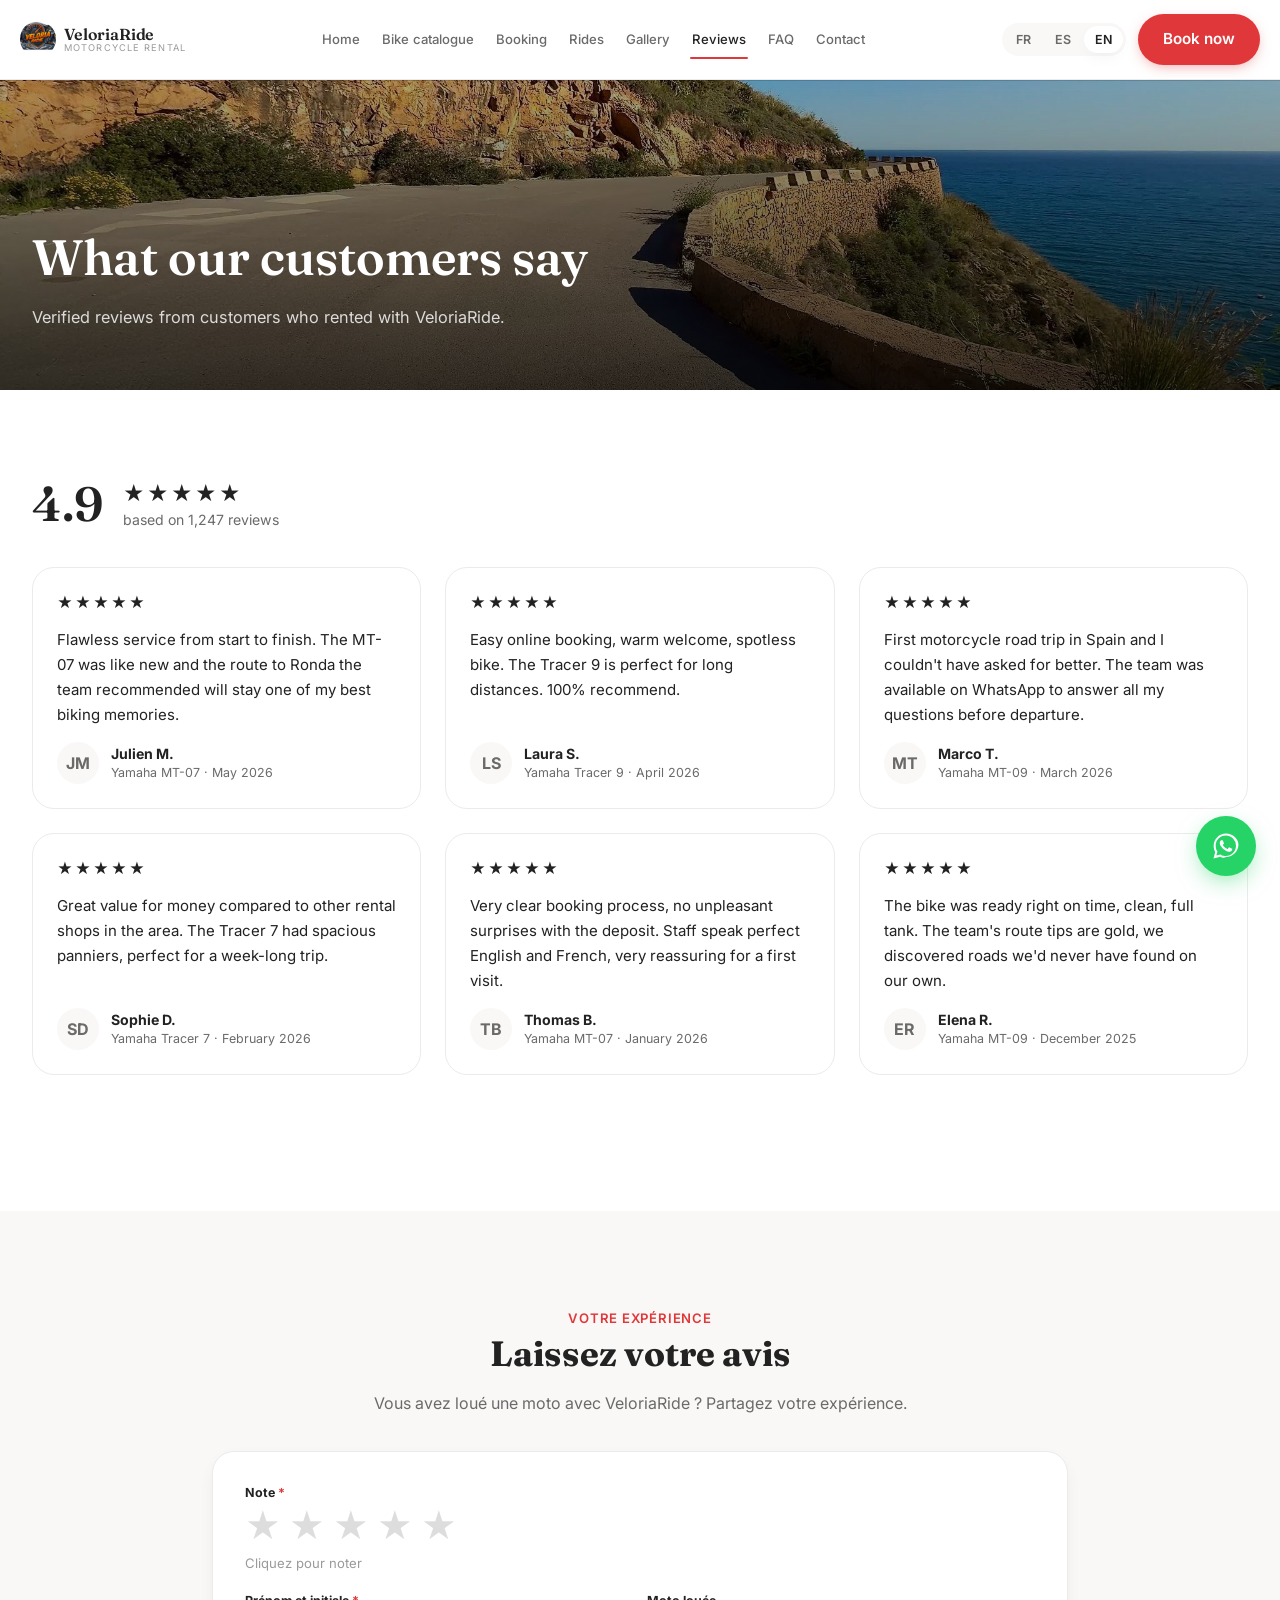
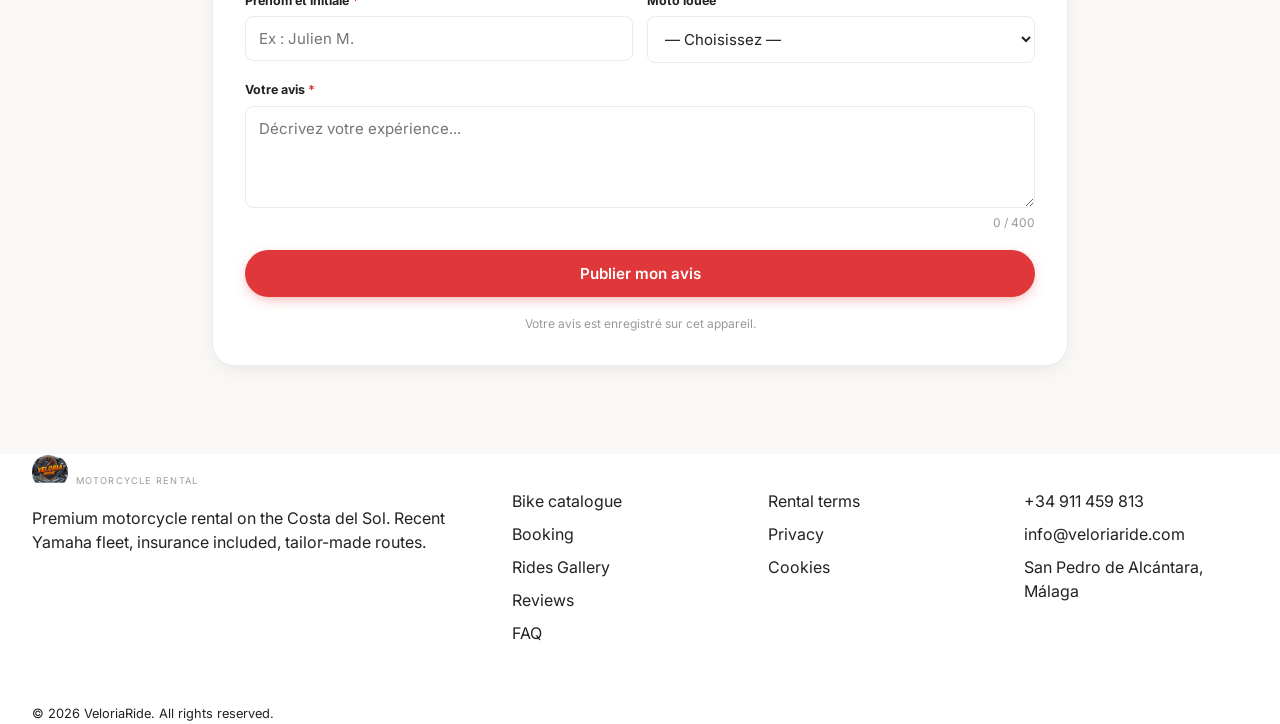
<file: avis.html>
<!DOCTYPE html>
<html lang="fr">
<head>
<meta charset="UTF-8">
<meta name="viewport" content="width=device-width, initial-scale=1.0">
<title data-i18n="title_reviews">Avis clients — VeloriaRide</title>
<meta name="description" content="Découvrez les avis vérifiés de nos clients ayant loué une moto avec VeloriaRide.">
<link rel="icon" type="image/png" href="./favicon.png">
<link rel="preconnect" href="https://fonts.googleapis.com">
<link rel="preconnect" href="https://fonts.gstatic.com" crossorigin>
<link href="https://fonts.googleapis.com/css2?family=Fraunces:ital,opsz,wght@0,9..144,400;0,9..144,600;1,9..144,500&family=Inter:wght@400;500;600;700&display=swap" rel="stylesheet">
<link rel="stylesheet" href="./css/base.css">
<link rel="stylesheet" href="./css/components.css">
</head>
<body>

<header class="site-header">
  <nav class="nav">
    <a href="index.html" class="logo">
      <span class="logo-mark"><img src="./images/logo-header.png" alt="VeloriaRide logo"></span>
      <span class="logo-text"><strong>VeloriaRide</strong><span>Motorcycle Rental</span></span>
    </a>
    <button class="burger" aria-label="Menu" aria-expanded="false">&#9776;</button>
    <div class="nav-links">
      <a href="index.html" data-i18n="nav_home">Accueil</a>
      <a href="catalogue.html" data-i18n="nav_fleet">Catalogue motos</a>
      <a href="reservation.html" data-i18n="nav_booking">Réservation</a>
      <a href="balades.html" data-i18n="nav_rides">Balades</a>
      <a href="galerie.html" data-i18n="nav_gallery">Galerie</a>
      <a href="avis.html" class="active" data-i18n="nav_reviews">Avis clients</a>
      <a href="faq.html" data-i18n="nav_faq">FAQ</a>
      <a href="contact.html" data-i18n="nav_contact">Contact</a>
      <a href="reservation.html#booking" class="btn btn-primary nav-cta" data-i18n="nav_book">Réserver</a>
    </div>
    <div class="nav-right">
      <div class="lang-switch">
        <button data-lang="fr">FR</button>
        <button data-lang="es">ES</button>
        <button data-lang="en">EN</button>
      </div>
      <a href="reservation.html#booking" class="btn btn-primary" data-i18n="nav_book">Réserver</a>
    </div>
  </nav>
</header>

<section class="page-hero" style="--hero-img:url('../images/route-coast.jpg')">
  <div class="container">
    <h1 data-i18n="reviewspage_title">Ce que nos clients en disent</h1>
    <p data-i18n="reviewspage_sub">Avis vérifiés de clients ayant loué chez VeloriaRide.</p>
  </div>
</section>

<section class="section">
  <div class="container">

    <div class="rating-summary">
      <div class="rating-score">4.9</div>
      <div>
        <div class="rating-stars-big">★★★★★</div>
        <div class="rating-count" data-i18n="rating_count_label">basé sur 1 247 avis</div>
      </div>
    </div>

    <div class="reviews-grid">
      <div class="review-card">
        <div class="review-stars">★★★★★</div>
        <p class="review-text" data-i18n="review1_text">Service impeccable du début à la fin.</p>
        <div class="review-author">
          <div class="review-avatar">JM</div>
          <div><div class="review-name" data-i18n="review1_name">Julien M.</div><div class="review-meta" data-i18n="review1_meta">Yamaha MT-07 · Mai 2026</div></div>
        </div>
      </div>
      <div class="review-card">
        <div class="review-stars">★★★★★</div>
        <p class="review-text" data-i18n="review2_text">Réservation simple en ligne.</p>
        <div class="review-author">
          <div class="review-avatar">LS</div>
          <div><div class="review-name" data-i18n="review2_name">Laura S.</div><div class="review-meta" data-i18n="review2_meta">Yamaha Tracer 9 · Avril 2026</div></div>
        </div>
      </div>
      <div class="review-card">
        <div class="review-stars">★★★★★</div>
        <p class="review-text" data-i18n="review3_text">Premier road trip à moto en Espagne.</p>
        <div class="review-author">
          <div class="review-avatar">MT</div>
          <div><div class="review-name" data-i18n="review3_name">Marco T.</div><div class="review-meta" data-i18n="review3_meta">Yamaha MT-09 · Mars 2026</div></div>
        </div>
      </div>
      <div class="review-card">
        <div class="review-stars">★★★★★</div>
        <p class="review-text" data-i18n="review4_text">Très bon rapport qualité-prix.</p>
        <div class="review-author">
          <div class="review-avatar">SD</div>
          <div><div class="review-name" data-i18n="review4_name">Sophie D.</div><div class="review-meta" data-i18n="review4_meta">Yamaha Tracer 7 · Février 2026</div></div>
        </div>
      </div>
      <div class="review-card">
        <div class="review-stars">★★★★★</div>
        <p class="review-text" data-i18n="review5_text">Process de réservation très clair.</p>
        <div class="review-author">
          <div class="review-avatar">TB</div>
          <div><div class="review-name" data-i18n="review5_name">Thomas B.</div><div class="review-meta" data-i18n="review5_meta">Yamaha MT-07 · Janvier 2026</div></div>
        </div>
      </div>
      <div class="review-card">
        <div class="review-stars">★★★★★</div>
        <p class="review-text" data-i18n="review6_text">La moto était prête à l'heure pile.</p>
        <div class="review-author">
          <div class="review-avatar">ER</div>
          <div><div class="review-name" data-i18n="review6_name">Elena R.</div><div class="review-meta" data-i18n="review6_meta">Yamaha MT-09 · Décembre 2025</div></div>
        </div>
      </div>
      <!-- Avis dynamiques ajoutés par les visiteurs -->
      <div id="userReviewsGrid" class="reviews-grid" style="margin-top:24px;"></div>

    </div>
  </div>
</section>

<!-- ================= FORMULAIRE D'AVIS ================= -->
<section class="section section--cream">
  <div class="container-narrow">

    <div class="section-head-center">
      <div class="section-head-inner">
        <p class="eyebrow">VOTRE EXPÉRIENCE</p>
        <h2 style="font-family:var(--f-display); font-size:clamp(1.6rem,3vw,2.2rem); margin:0 0 10px;">Laissez votre avis</h2>
        <p style="color:var(--c-ink-soft);">Vous avez loué une moto avec VeloriaRide ? Partagez votre expérience.</p>
      </div>
    </div>

    <div class="review-form-card">

      <div class="field">
        <label>Note <span style="color:var(--c-accent)">*</span></label>
        <div class="star-picker" id="starPicker">
          <span data-val="1">★</span>
          <span data-val="2">★</span>
          <span data-val="3">★</span>
          <span data-val="4">★</span>
          <span data-val="5">★</span>
        </div>
        <p class="star-label" id="starLabel">Cliquez pour noter</p>
      </div>

      <div style="display:grid; grid-template-columns:1fr 1fr; gap:14px;">
        <div class="field">
          <label for="rv_name">Prénom et initiale <span style="color:var(--c-accent)">*</span></label>
          <input type="text" id="rv_name" placeholder="Ex : Julien M." maxlength="30">
        </div>
        <div class="field">
          <label for="rv_model">Moto louée</label>
          <select id="rv_model">
            <option value="">— Choisissez —</option>
            <option value="Yamaha MT-07">Yamaha MT-07</option>
            <option value="Yamaha MT-09">Yamaha MT-09</option>
            <option value="Yamaha Tracer 7">Yamaha Tracer 7</option>
            <option value="Yamaha Tracer 9">Yamaha Tracer 9</option>
          </select>
        </div>
      </div>

      <div class="field">
        <label for="rv_text">Votre avis <span style="color:var(--c-accent)">*</span></label>
        <textarea id="rv_text" rows="4" placeholder="Décrivez votre expérience..." maxlength="400"></textarea>
        <span id="rv_count" style="font-size:.75rem; color:var(--c-ink-faint); text-align:right; display:block;">0 / 400</span>
      </div>

      <div id="rv_error" class="form-warning"></div>
      <div id="rv_success" class="form-success">Merci pour votre avis ! Il apparaît maintenant dans la liste. 🎉</div>

      <button class="btn btn-primary btn-block" onclick="submitReview()">Publier mon avis</button>
      <p style="font-size:.75rem; color:var(--c-ink-faint); text-align:center; margin:0;">Votre avis est enregistré sur cet appareil.</p>
    </div>
  </div>
</section>
  <div class="container">
    <div class="footer-grid">
      <div>
        <div class="logo" style="margin-bottom:14px;">
          <span class="logo-mark"><img src="./images/logo-header.png" alt="VeloriaRide logo"></span>
          <span class="logo-text"><strong style="color:#fff;">VeloriaRide</strong><span>Motorcycle Rental</span></span>
        </div>
        <p data-i18n="footer_about">Location de motos premium sur la Costa del Sol.</p>
      </div>
      <div>
        <h5 data-i18n="footer_nav_h">Navigation</h5>
        <ul>
          <li><a href="catalogue.html" data-i18n="nav_fleet">Catalogue motos</a></li>
          <li><a href="reservation.html" data-i18n="nav_booking">Réservation</a></li>
          <li><a href="balades.html" data-i18n="nav_rides">Balades</a>
      <a href="galerie.html" data-i18n="nav_gallery">Galerie</a></li>
          <li><a href="avis.html" data-i18n="nav_reviews">Avis clients</a></li>
          <li><a href="faq.html" data-i18n="nav_faq">FAQ</a></li>
        </ul>
      </div>
      <div>
        <h5 data-i18n="footer_legal_h">Informations légales</h5>
        <ul>
          <li><a href="conditions.html" data-i18n="footer_legal_terms">Conditions de location</a></li>
          <li><a href="#" data-i18n="footer_legal_privacy">Confidentialité</a></li>
          <li><a href="#" data-i18n="footer_legal_cookies">Cookies</a></li>
        </ul>
      </div>
      <div>
        <h5 data-i18n="footer_contact_h">Contact</h5>
        <ul>
          <li>+34 911 459 813</li>
          <li>info@veloriaride.com</li>
          <li>San Pedro de Alcántara, Málaga</li>
        </ul>
      </div>
    </div>
    <div class="footer-bottom">
      <span>&copy; 2026 VeloriaRide. <span data-i18n="footer_rights">Tous droits réservés.</span></span>
    </div>
  </div>
</footer>

<div class="whatsapp-fab">
  <div class="whatsapp-panel" id="whatsappPanel">
    <div class="whatsapp-panel-head">
      <div class="avatar"><img src="./images/logo-header.png" alt=""></div>
      <div>
        <strong data-i18n="wa_name">VeloriaRide</strong>
        <span data-i18n="wa_status">Répond généralement en quelques minutes</span>
      </div>
    </div>
    <div class="whatsapp-panel-body">
      <div class="whatsapp-msg" data-i18n="wa_message">👋 Bonjour ! Une question ?</div>
    </div>
    <div class="whatsapp-panel-foot">
      <a id="whatsappLink" href="#" target="_blank" rel="noopener" class="btn btn-block" style="background:#25D366; color:#fff;" data-i18n="wa_cta">Démarrer la discussion</a>
    </div>
  </div>
  <button class="whatsapp-bubble" id="whatsappBubble" aria-label="WhatsApp">
    <svg viewBox="0 0 24 24" fill="currentColor"><path d="M12.04 2C6.58 2 2.13 6.45 2.13 11.91c0 1.75.46 3.39 1.26 4.81L2 22l5.42-1.36c1.36.74 2.92 1.16 4.621.16h.01c5.46 0 9.91-4.45 9.91-9.91C21.96 6.45 17.5 2 12.04 2zm0 18.06h-.01c-1.5 0-2.97-.4-4.25-1.16l-.3-.18-3.16.79.84-3.08-.2-.32a8.07 8.07 0 0 1-1.24-4.3c0-4.49 3.65-8.14 8.14-8.14 2.17 0 4.21.85 5.75 2.39a8.07 8.07 0 0 1 2.38 5.75c0 4.49-3.65 8.14-8.14 8.14zm4.47-6.1c-.25-.12-1.45-.72-1.68-.8-.22-.08-.39-.12-.55.12-.16.25-.63.8-.77.96-.14.16-.28.18-.53.06-.25-.12-1.05-.39-2-1.23-.74-.66-1.24-1.47-1.39-1.72-.14-.25-.02-.38.11-.51.11-.11.25-.28.37-.42.12-.14.16-.25.25-.41.08-.16.04-.31-.02-.43-.06-.12-.55-1.32-.75-1.81-.2-.48-.4-.41-.55-.42h-.47c-.16 0-.43.06-.65.31-.22.25-.86.84-.86 2.04 0 1.2.88 2.37 1 2.53.12.16 1.73 2.64 4.19 3.7.58.25 1.04.4 1.4.51.59.19 1.12.16 1.55.1.47-.07 1.45-.59 1.65-1.16.2-.57.2-1.06.14-1.16-.06-.1-.22-.16-.47-.28z"/></svg>
  </button>
</div>

<script src="./js/i18n.js"></script>
<script src="./js/main.js"></script>
<script>
/* =========================================================
   SYSTÈME D'AVIS — VeloriaRide
   Les avis sont stockés dans localStorage du navigateur.
   Ils apparaissent immédiatement et persistent entre les visites.
   ========================================================= */

const STORAGE_KEY = 'veloriaride_reviews';
let selectedStars = 0;

/* ---- Sélecteur d'étoiles ---- */
const starLabels = ['', 'Décevant', 'Passable', 'Bien', 'Très bien', 'Excellent !'];
document.querySelectorAll('#starPicker span').forEach(star => {
  star.addEventListener('mouseenter', () => highlightStars(+star.dataset.val));
  star.addEventListener('mouseleave', () => highlightStars(selectedStars));
  star.addEventListener('click', () => {
    selectedStars = +star.dataset.val;
    highlightStars(selectedStars);
    document.getElementById('starLabel').textContent = starLabels[selectedStars];
  });
});

function highlightStars(n){
  document.querySelectorAll('#starPicker span').forEach((s, i) => {
    s.classList.toggle('active', i < n);
  });
}

/* ---- Compteur de caractères ---- */
document.getElementById('rv_text').addEventListener('input', function(){
  document.getElementById('rv_count').textContent = this.value.length + ' / 400';
});

/* ---- Soumettre un avis ---- */
function submitReview(){
  const name  = document.getElementById('rv_name').value.trim();
  const text  = document.getElementById('rv_text').value.trim();
  const model = document.getElementById('rv_model').value;
  const error = document.getElementById('rv_error');
  const success = document.getElementById('rv_success');

  error.classList.remove('show');
  success.classList.remove('show');

  if (!selectedStars){
    error.textContent = 'Veuillez sélectionner une note (étoiles).';
    error.classList.add('show'); return;
  }
  if (!name){
    error.textContent = 'Veuillez entrer votre prénom et initiale.';
    error.classList.add('show'); return;
  }
  if (text.length < 20){
    error.textContent = 'Votre avis doit faire au moins 20 caractères.';
    error.classList.add('show'); return;
  }

  const now   = new Date();
  const month = now.toLocaleDateString('fr-FR', { month:'long', year:'numeric' });
  const initials = name.split(' ').map(w => w[0].toUpperCase()).join('').slice(0,2);

  const review = { stars: selectedStars, name, initials, text, model, month,
                   id: Date.now() };

  const stored = JSON.parse(localStorage.getItem(STORAGE_KEY) || '[]');
  stored.unshift(review);
  localStorage.setItem(STORAGE_KEY, JSON.stringify(stored));

  renderUserReviews();
  success.classList.add('show');

  /* Reset form */
  selectedStars = 0;
  highlightStars(0);
  document.getElementById('starLabel').textContent = 'Cliquez pour noter';
  document.getElementById('rv_name').value  = '';
  document.getElementById('rv_text').value  = '';
  document.getElementById('rv_model').value = '';
  document.getElementById('rv_count').textContent = '0 / 400';
}

/* ---- Afficher les avis stockés ---- */
function renderUserReviews(){
  const grid = document.getElementById('userReviewsGrid');
  if (!grid) return;
  const stored = JSON.parse(localStorage.getItem(STORAGE_KEY) || '[]');
  if (!stored.length){ grid.innerHTML = ''; return; }

  grid.innerHTML = stored.map(r => `
    <div class="review-card" style="border-color:var(--c-accent-soft);">
      <div class="review-stars">${'★'.repeat(r.stars)}${'☆'.repeat(5-r.stars)}</div>
      <p class="review-text">${escapeHtml(r.text)}</p>
      <div class="review-author">
        <div class="review-avatar" style="background:var(--c-accent-soft); color:var(--c-accent);">
          ${r.initials}
        </div>
        <div>
          <div class="review-name">${escapeHtml(r.name)}</div>
          <div class="review-meta">${r.model ? r.model + ' · ' : ''}${r.month}
            <button onclick="deleteReview(${r.id})"
              style="background:none;border:0;color:var(--c-ink-faint);cursor:pointer;font-size:.75rem;margin-left:8px;">
              ✕ supprimer
            </button>
          </div>
        </div>
      </div>
    </div>
  `).join('');
}

function deleteReview(id){
  const stored = JSON.parse(localStorage.getItem(STORAGE_KEY) || '[]');
  localStorage.setItem(STORAGE_KEY, JSON.stringify(stored.filter(r => r.id !== id)));
  renderUserReviews();
}

function escapeHtml(str){
  return str.replace(/&/g,'&amp;').replace(/</g,'&lt;').replace(/>/g,'&gt;')
            .replace(/"/g,'&quot;').replace(/'/g,'&#039;');
}

/* Charger les avis au démarrage */
document.addEventListener('DOMContentLoaded', renderUserReviews);
</script>

</body>
</html>
</file>
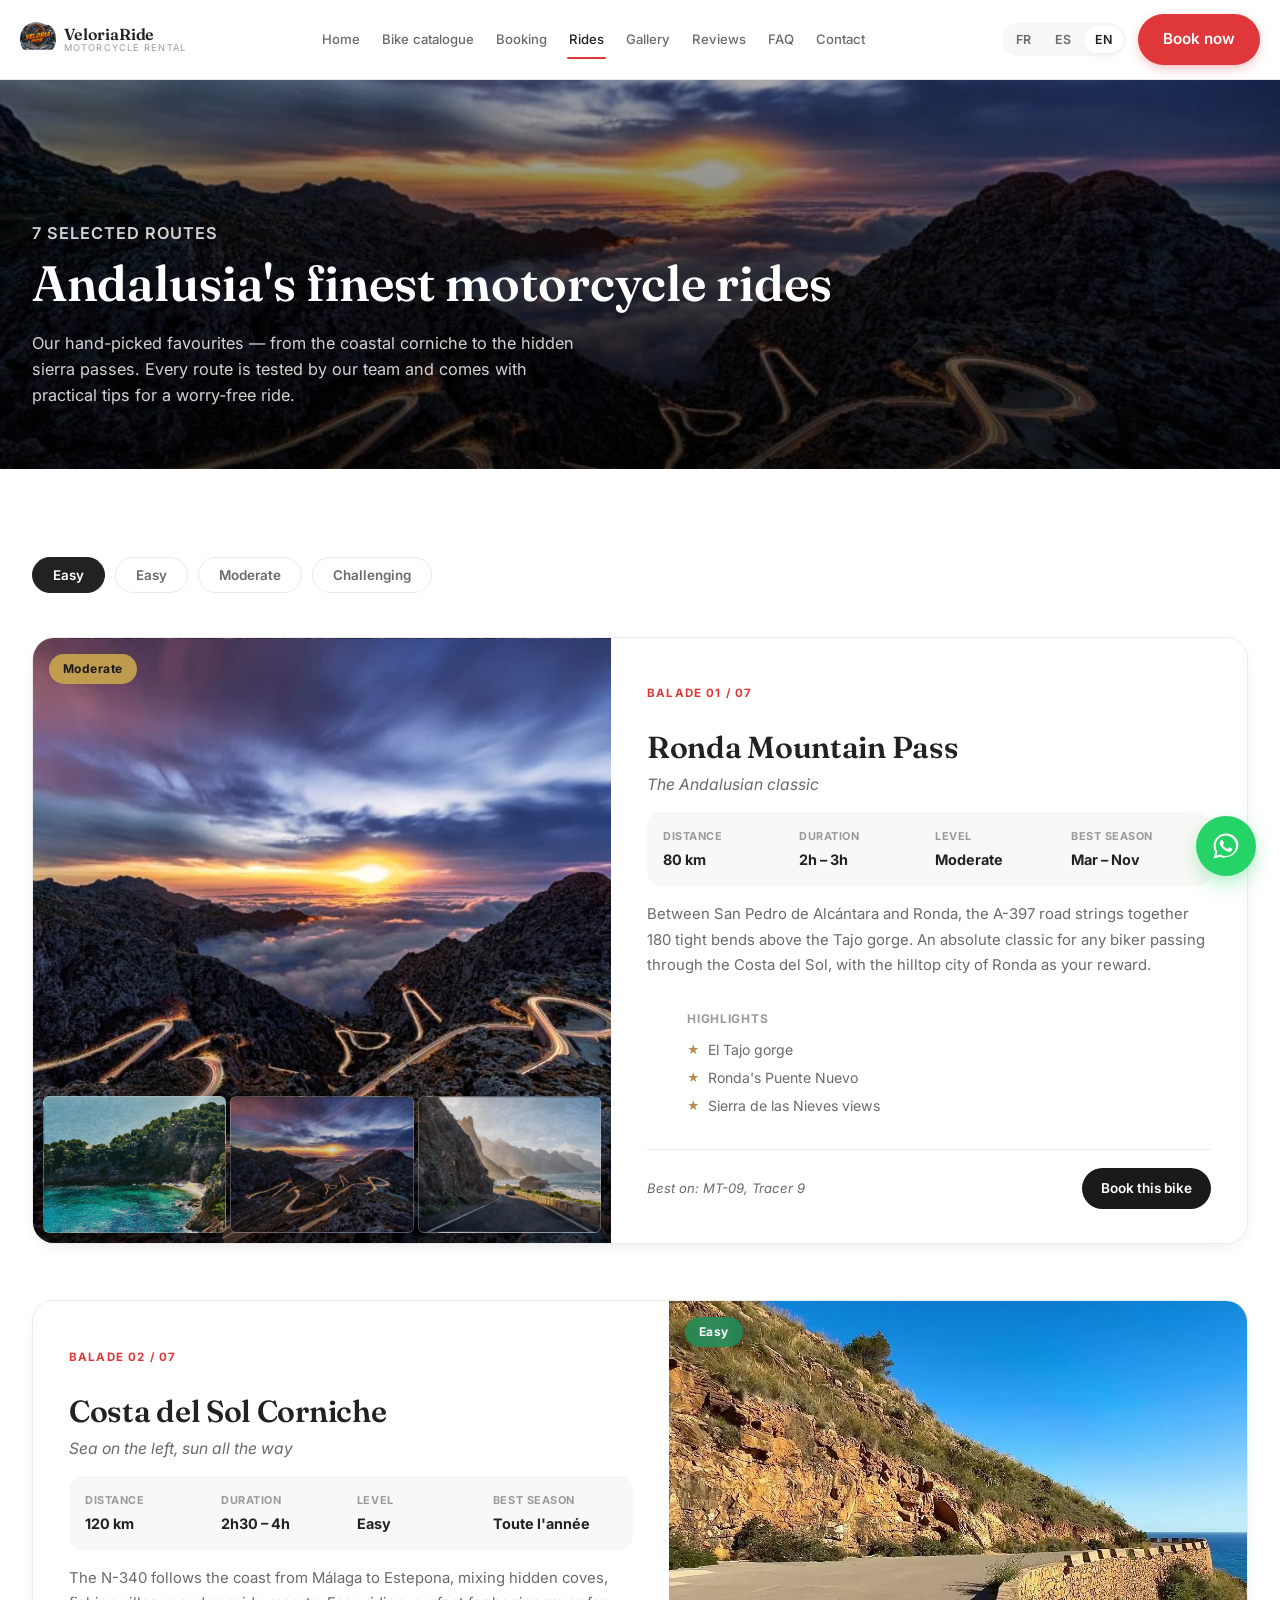
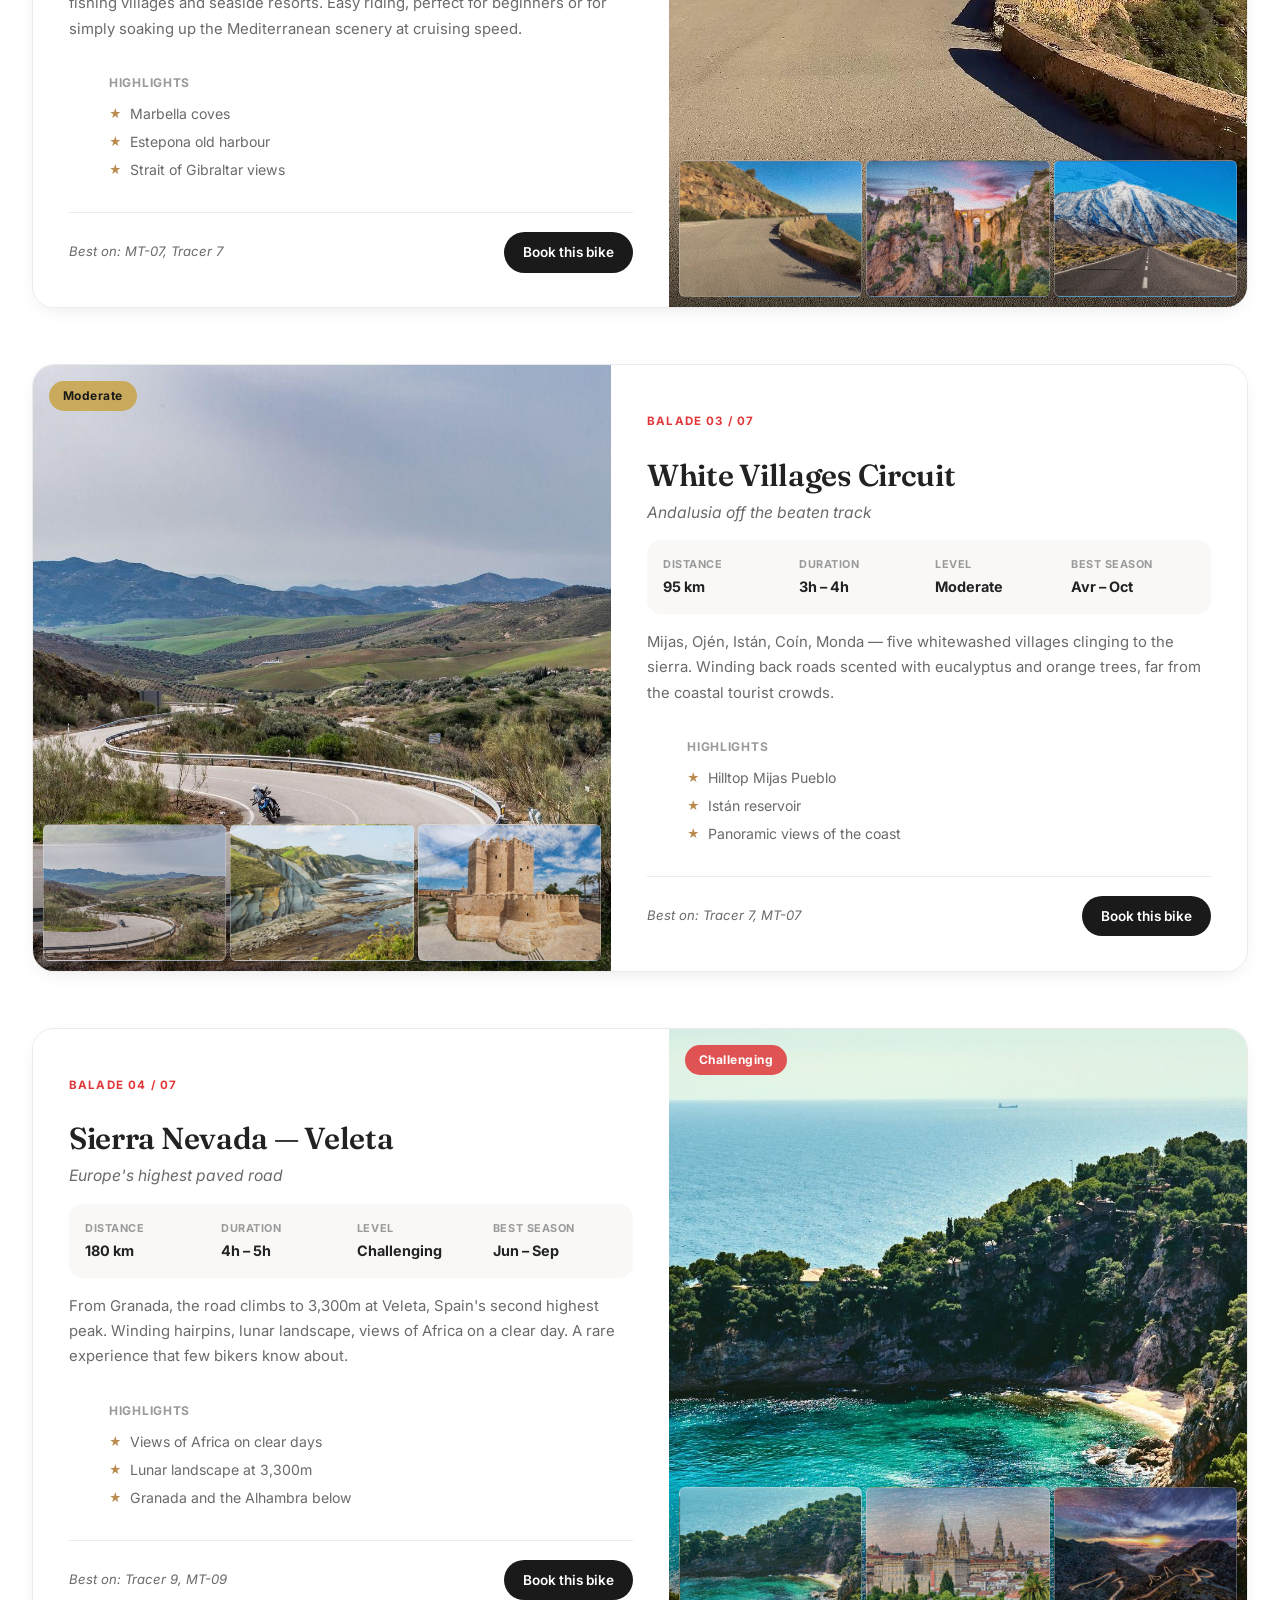
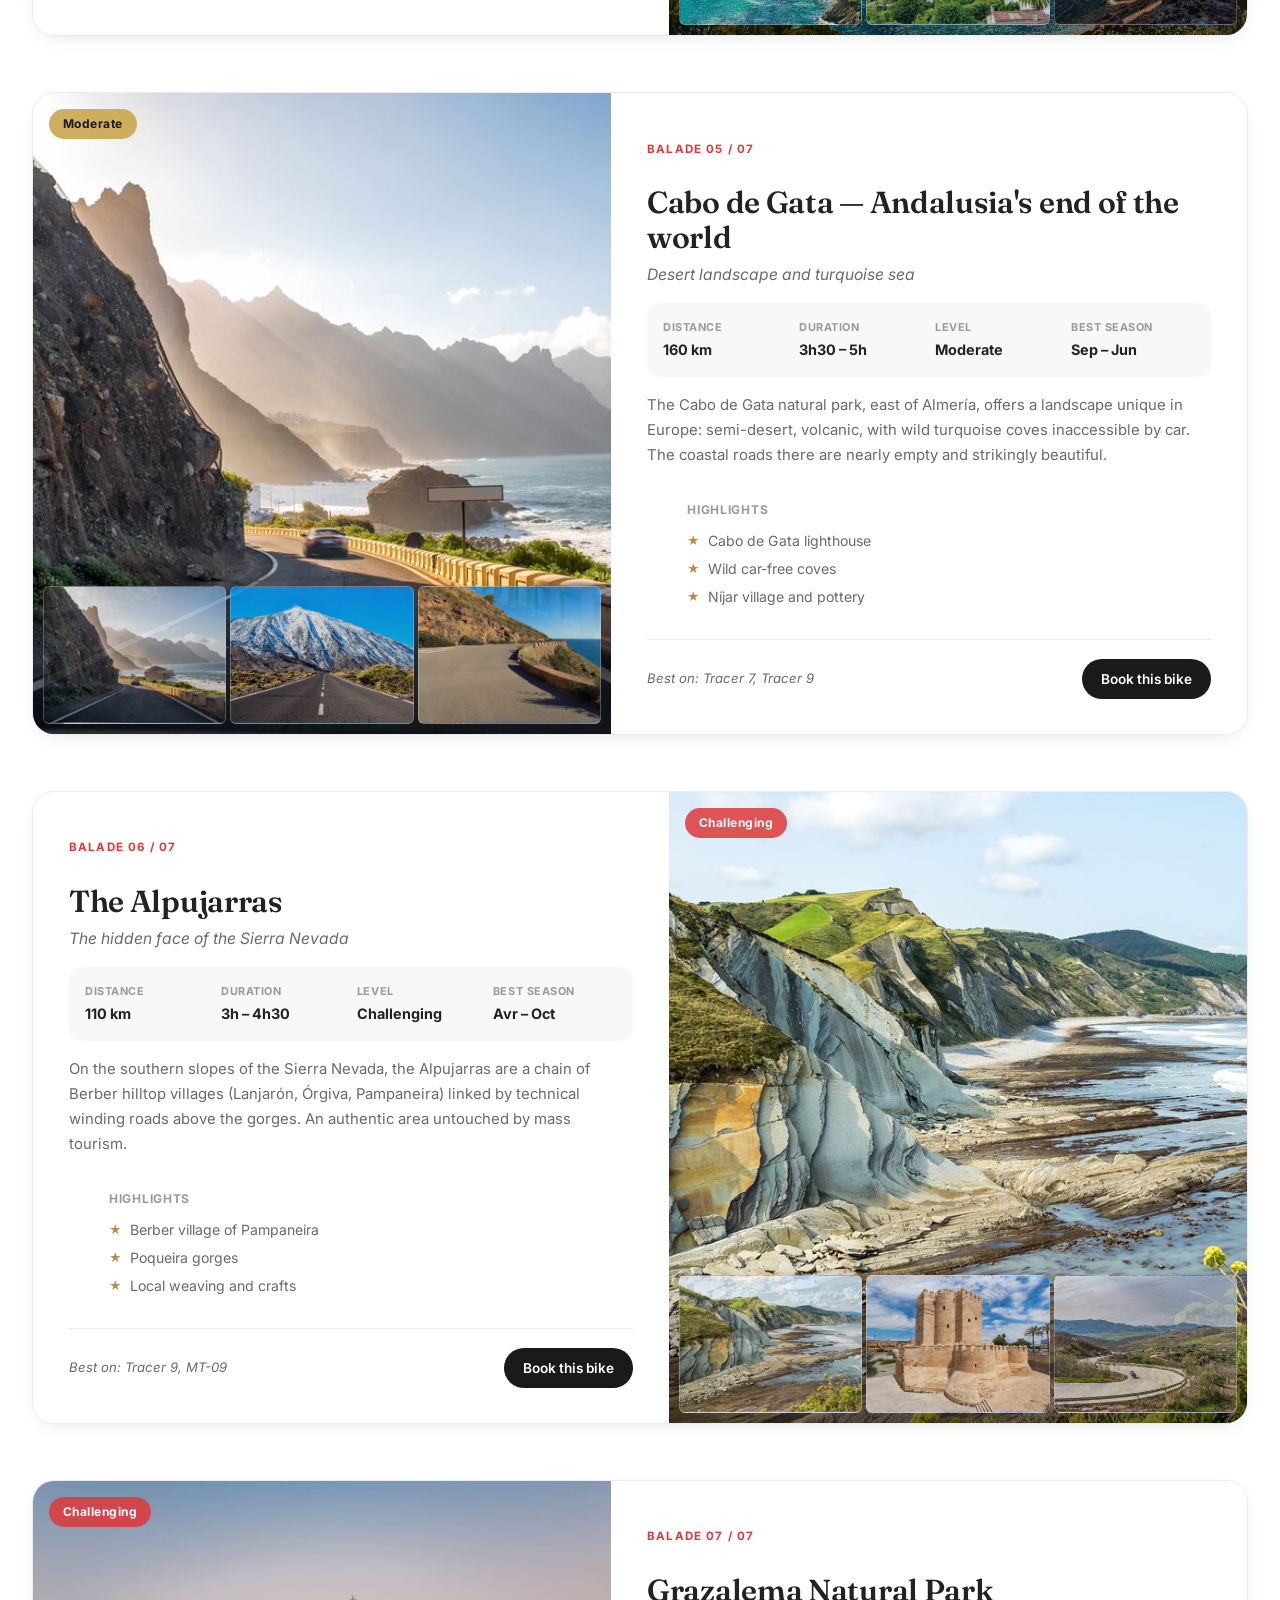
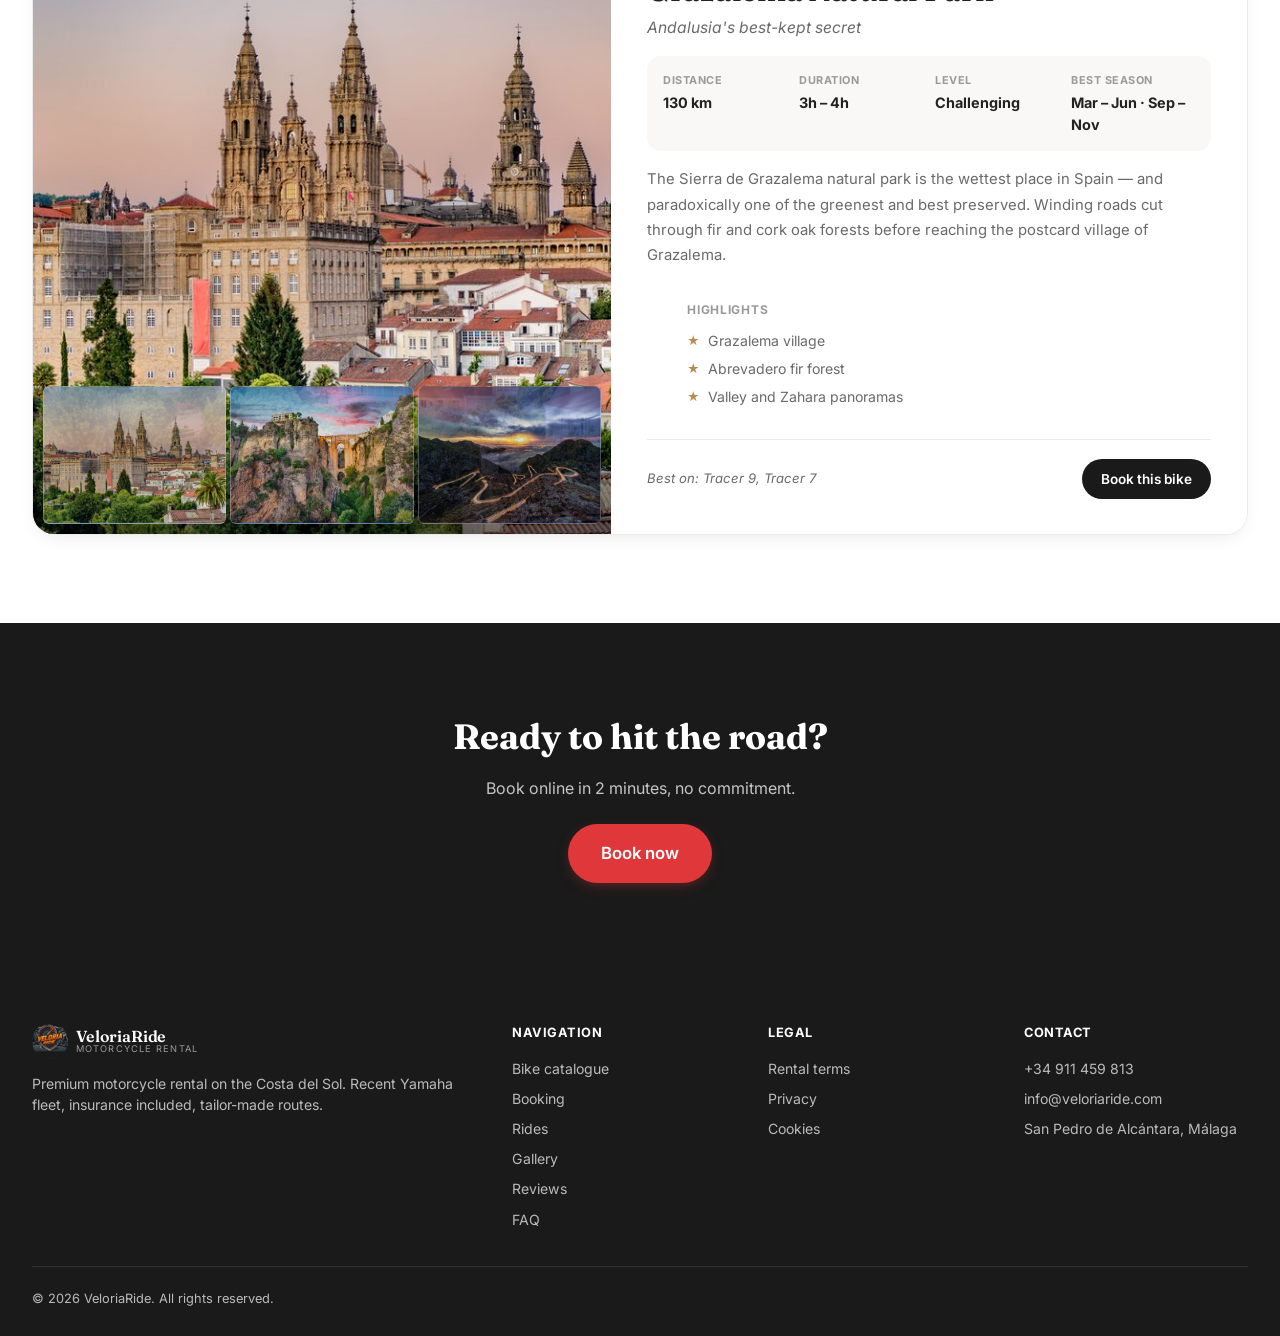
<file: balades.html>
<!DOCTYPE html>
<html lang="fr">
<head>
<meta charset="UTF-8">
<meta name="viewport" content="width=device-width, initial-scale=1.0">
<title data-i18n="title_rides">Balades en Andalousie — VeloriaRide</title>
<meta name="description" content="7 itinéraires moto sélectionnés en Andalousie : Ronda, Costa del Sol, Villages blancs, Sierra Nevada, Cabo de Gata, Alpujarras, Grazalema.">
<link rel="icon" type="image/png" href="./favicon.png">
<link rel="preconnect" href="https://fonts.googleapis.com">
<link rel="preconnect" href="https://fonts.gstatic.com" crossorigin>
<link href="https://fonts.googleapis.com/css2?family=Fraunces:ital,opsz,wght@0,9..144,400;0,9..144,600;1,9..144,500&family=Inter:wght@400;500;600;700&display=swap" rel="stylesheet">
<link rel="stylesheet" href="./css/base.css">
<link rel="stylesheet" href="./css/components.css">
</head>
<body>

<!-- ================= HEADER ================= -->
<header class="site-header">
  <nav class="nav">
    <a href="index.html" class="logo">
      <span class="logo-mark"><img src="./images/logo-header.png" alt="VeloriaRide logo"></span>
      <span class="logo-text"><strong>VeloriaRide</strong><span>Motorcycle Rental</span></span>
    </a>
    <button class="burger" aria-label="Menu" aria-expanded="false">&#9776;</button>
    <div class="nav-links">
      <a href="index.html" data-i18n="nav_home">Accueil</a>
      <a href="catalogue.html" data-i18n="nav_fleet">Catalogue motos</a>
      <a href="reservation.html" data-i18n="nav_booking">Réservation</a>
      <a href="balades.html" class="active" data-i18n="nav_rides">Balades</a>
      <a href="galerie.html" data-i18n="nav_gallery">Galerie</a>
      <a href="avis.html" data-i18n="nav_reviews">Avis clients</a>
      <a href="faq.html" data-i18n="nav_faq">FAQ</a>
      <a href="contact.html" data-i18n="nav_contact">Contact</a>
      <a href="reservation.html#booking" class="btn btn-primary nav-cta" data-i18n="nav_book">Réserver</a>
    </div>
    <div class="nav-right">
      <div class="lang-switch">
        <button data-lang="fr">FR</button>
        <button data-lang="es">ES</button>
        <button data-lang="en">EN</button>
      </div>
      <a href="reservation.html#booking" class="btn btn-primary" data-i18n="nav_book">Réserver</a>
    </div>
  </nav>
</header>

<!-- ================= PAGE HERO ================= -->
<section class="page-hero" style="--hero-img:url('../images/route-ronda.jpg')">
  <div class="container">
    <p class="eyebrow" data-i18n="rides_eyebrow">7 ITINÉRAIRES SÉLECTIONNÉS</p>
    <h1 data-i18n="rides_title">Les plus belles balades en moto d'Andalousie</h1>
    <p data-i18n="rides_sub">Nos coups de cœur triés sur le volet — de la corniche côtière aux cols perdus de la sierra.</p>
  </div>
</section>

<!-- ================= RIDES LIST ================= -->
<section class="section">
  <div class="container">

    <!-- Filter buttons -->
    <div class="rides-filter">
      <button class="active" onclick="filterRides('all', this)" data-i18n="diff_easy">Tous</button>
      <button onclick="filterRides('easy', this)" data-i18n="diff_easy">Facile</button>
      <button onclick="filterRides('medium', this)" data-i18n="diff_medium">Modéré</button>
      <button onclick="filterRides('hard', this)" data-i18n="diff_hard">Sportif</button>
    </div>

    <div class="rides-list">

      <!-- ===== RIDE 1 — Ronda ===== -->
      <article class="ride-card" data-diff="medium">
        <div class="ride-photo" style="--ride-img:url('../images/route-ronda.jpg')">
          <!-- PHOTO SLOT: moto sur la A-397 vers Ronda, coucher de soleil -->
          <span class="ride-diff-badge diff-medium" data-i18n="diff_medium">Modéré</span>
          <div class="ride-photo-gallery">
            <div class="ride-thumb" style="--thumb-img:url('../images/gallery-1.jpg')" title="A-397 virages"></div>
            <div class="ride-thumb" style="--thumb-img:url('../images/route-ronda.jpg')" title="Gorges du Tajo"></div>
            <div class="ride-thumb" style="--thumb-img:url('../images/gallery-2.jpg')" title="Ronda ville"></div>
          </div>
        </div>
        <div class="ride-body">
          <p class="ride-num">Balade 01 / 07</p>
          <h2 class="ride-title" data-i18n="r1_name">Col de la Ronda</h2>
          <p class="ride-tagline" data-i18n="r1_tag">L'incontournable andalou</p>
          <div class="ride-stats">
            <div class="ride-stat"><label data-i18n="label_dist">Distance</label><span data-i18n="r1_dist">80 km</span></div>
            <div class="ride-stat"><label data-i18n="label_dur">Durée</label><span data-i18n="r1_dur">2h – 3h</span></div>
            <div class="ride-stat"><label data-i18n="label_diff">Niveau</label><span data-i18n="r1_diff">Modéré</span></div>
            <div class="ride-stat"><label data-i18n="label_best">Saison</label><span>Mar – Nov</span></div>
          </div>
          <p class="ride-desc" data-i18n="r1_desc">Entre San Pedro de Alcántara et Ronda, la route A-397 enchaîne 180 virages serrés au-dessus des gorges du Tajo.</p>
          <ul class="ride-highlights">
            <h5 data-i18n="label_highlights">Points forts</h5>
            <li data-i18n="r1_h1">Gorges du Tajo</li>
            <li data-i18n="r1_h2">Pont Nuevo de Ronda</li>
            <li data-i18n="r1_h3">Vue sur la Sierra de las Nieves</li>
          </ul>
          <div class="ride-footer">
            <p class="ride-bike-tip" data-i18n="r1_bike">Idéale avec : MT-09, Tracer 9</p>
            <a href="reservation.html?model=mt09#booking" class="btn btn-dark btn-sm" data-i18n="label_book">Réserver cette moto</a>
          </div>
        </div>
      </article>

      <!-- ===== RIDE 2 — Corniche côtière ===== -->
      <article class="ride-card" data-diff="easy">
        <div class="ride-photo" style="--ride-img:url('../images/route-coast.jpg')">
          <!-- PHOTO SLOT: vue aérienne corniche méditerranéenne -->
          <span class="ride-diff-badge diff-easy" data-i18n="diff_easy">Facile</span>
          <div class="ride-photo-gallery">
            <div class="ride-thumb" style="--thumb-img:url('../images/route-coast.jpg')" title="Corniche"></div>
            <div class="ride-thumb" style="--thumb-img:url('../images/gallery-4.jpg')" title="Marbella crique"></div>
            <div class="ride-thumb" style="--thumb-img:url('../images/gallery-5.jpg')" title="Estepona"></div>
          </div>
        </div>
        <div class="ride-body">
          <p class="ride-num">Balade 02 / 07</p>
          <h2 class="ride-title" data-i18n="r2_name">Corniche de la Costa del Sol</h2>
          <p class="ride-tagline" data-i18n="r2_tag">Mer à gauche, soleil tout le temps</p>
          <div class="ride-stats">
            <div class="ride-stat"><label data-i18n="label_dist">Distance</label><span data-i18n="r2_dist">120 km</span></div>
            <div class="ride-stat"><label data-i18n="label_dur">Durée</label><span data-i18n="r2_dur">2h30 – 4h</span></div>
            <div class="ride-stat"><label data-i18n="label_diff">Niveau</label><span data-i18n="r2_diff">Facile</span></div>
            <div class="ride-stat"><label data-i18n="label_best">Saison</label><span>Toute l'année</span></div>
          </div>
          <p class="ride-desc" data-i18n="r2_desc">La N-340 longe la côte de Málaga à Estepona, alternant criques secrètes et villages de pêcheurs.</p>
          <ul class="ride-highlights">
            <h5 data-i18n="label_highlights">Points forts</h5>
            <li data-i18n="r2_h1">Criques de Marbella</li>
            <li data-i18n="r2_h2">Vieux-port d'Estepona</li>
            <li data-i18n="r2_h3">Vue sur le détroit de Gibraltar</li>
          </ul>
          <div class="ride-footer">
            <p class="ride-bike-tip" data-i18n="r2_bike">Idéale avec : MT-07, Tracer 7</p>
            <a href="reservation.html?model=mt07#booking" class="btn btn-dark btn-sm" data-i18n="label_book">Réserver cette moto</a>
          </div>
        </div>
      </article>

      <!-- ===== RIDE 3 — Villages blancs ===== -->
      <article class="ride-card" data-diff="medium">
        <div class="ride-photo" style="--ride-img:url('../images/route-villages.jpg')">
          <!-- PHOTO SLOT: village blanc perché dans la sierra -->
          <span class="ride-diff-badge diff-medium" data-i18n="diff_medium">Modéré</span>
          <div class="ride-photo-gallery">
            <div class="ride-thumb" style="--thumb-img:url('../images/route-villages.jpg')" title="Village blanc"></div>
            <div class="ride-thumb" style="--thumb-img:url('../images/gallery-3.jpg')" title="Route sinueuse"></div>
            <div class="ride-thumb" style="--thumb-img:url('../images/gallery-6.jpg')" title="Mijas"></div>
          </div>
        </div>
        <div class="ride-body">
          <p class="ride-num">Balade 03 / 07</p>
          <h2 class="ride-title" data-i18n="r3_name">Circuit des villages blancs</h2>
          <p class="ride-tagline" data-i18n="r3_tag">L'Andalousie hors des sentiers battus</p>
          <div class="ride-stats">
            <div class="ride-stat"><label data-i18n="label_dist">Distance</label><span data-i18n="r3_dist">95 km</span></div>
            <div class="ride-stat"><label data-i18n="label_dur">Durée</label><span data-i18n="r3_dur">3h – 4h</span></div>
            <div class="ride-stat"><label data-i18n="label_diff">Niveau</label><span data-i18n="r3_diff">Modéré</span></div>
            <div class="ride-stat"><label data-i18n="label_best">Saison</label><span>Avr – Oct</span></div>
          </div>
          <p class="ride-desc" data-i18n="r3_desc">Mijas, Ojén, Istán, Coín, Monda — cinq villages aux maisons blanches accrochés dans la sierra.</p>
          <ul class="ride-highlights">
            <h5 data-i18n="label_highlights">Points forts</h5>
            <li data-i18n="r3_h1">Mijas Pueblo perché</li>
            <li data-i18n="r3_h2">Barrage d'Istán</li>
            <li data-i18n="r3_h3">Panoramas sur la Costa</li>
          </ul>
          <div class="ride-footer">
            <p class="ride-bike-tip" data-i18n="r3_bike">Idéale avec : Tracer 7, MT-07</p>
            <a href="reservation.html?model=tracer7#booking" class="btn btn-dark btn-sm" data-i18n="label_book">Réserver cette moto</a>
          </div>
        </div>
      </article>

      <!-- ===== RIDE 4 — Sierra Nevada ===== -->
      <article class="ride-card" data-diff="hard">
        <div class="ride-photo" style="--ride-img:url('../images/gallery-1.jpg')">
          <!-- PHOTO SLOT: route de montagne Sierra Nevada, haute altitude -->
          <span class="ride-diff-badge diff-hard" data-i18n="diff_hard">Sportif</span>
          <div class="ride-photo-gallery">
            <div class="ride-thumb" style="--thumb-img:url('../images/gallery-1.jpg')" title="Sierra Nevada"></div>
            <div class="ride-thumb" style="--thumb-img:url('../images/gallery-7.jpg')" title="Haute altitude"></div>
            <div class="ride-thumb" style="--thumb-img:url('../images/route-ronda.jpg')" title="Panorama"></div>
          </div>
        </div>
        <div class="ride-body">
          <p class="ride-num">Balade 04 / 07</p>
          <h2 class="ride-title" data-i18n="r4_name">Sierra Nevada — Veleta</h2>
          <p class="ride-tagline" data-i18n="r4_tag">La plus haute route goudronnée d'Europe</p>
          <div class="ride-stats">
            <div class="ride-stat"><label data-i18n="label_dist">Distance</label><span data-i18n="r4_dist">180 km</span></div>
            <div class="ride-stat"><label data-i18n="label_dur">Durée</label><span data-i18n="r4_dur">4h – 5h</span></div>
            <div class="ride-stat"><label data-i18n="label_diff">Niveau</label><span data-i18n="r4_diff">Sportif</span></div>
            <div class="ride-stat"><label data-i18n="label_best">Saison</label><span>Jun – Sep</span></div>
          </div>
          <p class="ride-desc" data-i18n="r4_desc">Depuis Granada, la route monte jusqu'à 3 300 m d'altitude au Veleta, second plus haut sommet d'Espagne.</p>
          <ul class="ride-highlights">
            <h5 data-i18n="label_highlights">Points forts</h5>
            <li data-i18n="r4_h1">Vue sur l'Afrique par temps clair</li>
            <li data-i18n="r4_h2">Paysage lunaire à 3 300 m</li>
            <li data-i18n="r4_h3">Granada et l'Alhambra en contrebas</li>
          </ul>
          <div class="ride-footer">
            <p class="ride-bike-tip" data-i18n="r4_bike">Idéale avec : Tracer 9, MT-09</p>
            <a href="reservation.html?model=tracer9#booking" class="btn btn-dark btn-sm" data-i18n="label_book">Réserver cette moto</a>
          </div>
        </div>
      </article>

      <!-- ===== RIDE 5 — Cabo de Gata ===== -->
      <article class="ride-card" data-diff="medium">
        <div class="ride-photo" style="--ride-img:url('../images/gallery-2.jpg')">
          <!-- PHOTO SLOT: littoral désertique Cabo de Gata, mer turquoise -->
          <span class="ride-diff-badge diff-medium" data-i18n="diff_medium">Modéré</span>
          <div class="ride-photo-gallery">
            <div class="ride-thumb" style="--thumb-img:url('../images/gallery-2.jpg')" title="Cabo de Gata"></div>
            <div class="ride-thumb" style="--thumb-img:url('../images/gallery-5.jpg')" title="Crique turquoise"></div>
            <div class="ride-thumb" style="--thumb-img:url('../images/route-coast.jpg')" title="Paysage désertique"></div>
          </div>
        </div>
        <div class="ride-body">
          <p class="ride-num">Balade 05 / 07</p>
          <h2 class="ride-title" data-i18n="r5_name">Cabo de Gata</h2>
          <p class="ride-tagline" data-i18n="r5_tag">Paysage désertique et mer turquoise</p>
          <div class="ride-stats">
            <div class="ride-stat"><label data-i18n="label_dist">Distance</label><span data-i18n="r5_dist">160 km</span></div>
            <div class="ride-stat"><label data-i18n="label_dur">Durée</label><span data-i18n="r5_dur">3h30 – 5h</span></div>
            <div class="ride-stat"><label data-i18n="label_diff">Niveau</label><span data-i18n="r5_diff">Modéré</span></div>
            <div class="ride-stat"><label data-i18n="label_best">Saison</label><span>Sep – Jun</span></div>
          </div>
          <p class="ride-desc" data-i18n="r5_desc">Le parc naturel de Cabo de Gata offre un paysage unique en Europe : semi-désertique, volcanique, avec des criques turquoise sauvages.</p>
          <ul class="ride-highlights">
            <h5 data-i18n="label_highlights">Points forts</h5>
            <li data-i18n="r5_h1">Phare de Cabo de Gata</li>
            <li data-i18n="r5_h2">Criques sauvages sans voitures</li>
            <li data-i18n="r5_h3">Village de Níjar et poteries</li>
          </ul>
          <div class="ride-footer">
            <p class="ride-bike-tip" data-i18n="r5_bike">Idéale avec : Tracer 7, Tracer 9</p>
            <a href="reservation.html?model=tracer7#booking" class="btn btn-dark btn-sm" data-i18n="label_book">Réserver cette moto</a>
          </div>
        </div>
      </article>

      <!-- ===== RIDE 6 — Alpujarras ===== -->
      <article class="ride-card" data-diff="hard">
        <div class="ride-photo" style="--ride-img:url('../images/gallery-3.jpg')">
          <!-- PHOTO SLOT: village berbère sur flanc de montagne -->
          <span class="ride-diff-badge diff-hard" data-i18n="diff_hard">Sportif</span>
          <div class="ride-photo-gallery">
            <div class="ride-thumb" style="--thumb-img:url('../images/gallery-3.jpg')" title="Alpujarras"></div>
            <div class="ride-thumb" style="--thumb-img:url('../images/gallery-6.jpg')" title="Pampaneira"></div>
            <div class="ride-thumb" style="--thumb-img:url('../images/route-villages.jpg')" title="Gorges"></div>
          </div>
        </div>
        <div class="ride-body">
          <p class="ride-num">Balade 06 / 07</p>
          <h2 class="ride-title" data-i18n="r6_name">Les Alpujarras</h2>
          <p class="ride-tagline" data-i18n="r6_tag">La face cachée de la Sierra Nevada</p>
          <div class="ride-stats">
            <div class="ride-stat"><label data-i18n="label_dist">Distance</label><span data-i18n="r6_dist">110 km</span></div>
            <div class="ride-stat"><label data-i18n="label_dur">Durée</label><span data-i18n="r6_dur">3h – 4h30</span></div>
            <div class="ride-stat"><label data-i18n="label_diff">Niveau</label><span data-i18n="r6_diff">Sportif</span></div>
            <div class="ride-stat"><label data-i18n="label_best">Saison</label><span>Avr – Oct</span></div>
          </div>
          <p class="ride-desc" data-i18n="r6_desc">Au pied sud de la Sierra Nevada, une succession de villages berbères perchés reliés par des routes techniques sinueuses.</p>
          <ul class="ride-highlights">
            <h5 data-i18n="label_highlights">Points forts</h5>
            <li data-i18n="r6_h1">Village berbère de Pampaneira</li>
            <li data-i18n="r6_h2">Gorges de Poqueira</li>
            <li data-i18n="r6_h3">Tissages et artisanat local</li>
          </ul>
          <div class="ride-footer">
            <p class="ride-bike-tip" data-i18n="r6_bike">Idéale avec : Tracer 9, MT-09</p>
            <a href="reservation.html?model=tracer9#booking" class="btn btn-dark btn-sm" data-i18n="label_book">Réserver cette moto</a>
          </div>
        </div>
      </article>

      <!-- ===== RIDE 7 — Grazalema ===== -->
      <article class="ride-card" data-diff="hard">
        <div class="ride-photo" style="--ride-img:url('../images/gallery-7.jpg')">
          <!-- PHOTO SLOT: sierra Grazalema, forêt de sapins et falaises -->
          <span class="ride-diff-badge diff-hard" data-i18n="diff_hard">Sportif</span>
          <div class="ride-photo-gallery">
            <div class="ride-thumb" style="--thumb-img:url('../images/gallery-7.jpg')" title="Grazalema"></div>
            <div class="ride-thumb" style="--thumb-img:url('../images/gallery-4.jpg')" title="Forêt pinsapar"></div>
            <div class="ride-thumb" style="--thumb-img:url('../images/route-ronda.jpg')" title="Zahara de la Sierra"></div>
          </div>
        </div>
        <div class="ride-body">
          <p class="ride-num">Balade 07 / 07</p>
          <h2 class="ride-title" data-i18n="r7_name">Parc de Grazalema</h2>
          <p class="ride-tagline" data-i18n="r7_tag">Le secret le mieux gardé d'Andalousie</p>
          <div class="ride-stats">
            <div class="ride-stat"><label data-i18n="label_dist">Distance</label><span data-i18n="r7_dist">130 km</span></div>
            <div class="ride-stat"><label data-i18n="label_dur">Durée</label><span data-i18n="r7_dur">3h – 4h</span></div>
            <div class="ride-stat"><label data-i18n="label_diff">Niveau</label><span data-i18n="r7_diff">Sportif</span></div>
            <div class="ride-stat"><label data-i18n="label_best">Saison</label><span>Mar – Jun · Sep – Nov</span></div>
          </div>
          <p class="ride-desc" data-i18n="r7_desc">Le parc naturel de la Sierra de Grazalema traverse des forêts de sapins et de chênes-lièges avant le village-carte-postale de Grazalema.</p>
          <ul class="ride-highlights">
            <h5 data-i18n="label_highlights">Points forts</h5>
            <li data-i18n="r7_h1">Village de Grazalema</li>
            <li data-i18n="r7_h2">Forêt de sapins de l'Abrevadero</li>
            <li data-i18n="r7_h3">Panoramas sur la vallée et Zahara</li>
          </ul>
          <div class="ride-footer">
            <p class="ride-bike-tip" data-i18n="r7_bike">Idéale avec : Tracer 9, Tracer 7</p>
            <a href="reservation.html?model=tracer9#booking" class="btn btn-dark btn-sm" data-i18n="label_book">Réserver cette moto</a>
          </div>
        </div>
      </article>

    </div><!-- /.rides-list -->
  </div>
</section>

<!-- ================= CTA BAND ================= -->
<section class="section section--dark text-center">
  <div class="container-narrow">
    <h2 style="font-family:var(--f-display); font-size:clamp(1.6rem,3.5vw,2.2rem); margin:0 0 12px;" data-i18n="cta_band_title">Prêt à prendre la route ?</h2>
    <p style="color:rgba(255,255,255,.75); margin:0 0 24px;" data-i18n="cta_band_sub">Réservez en ligne en 2 minutes, sans engagement.</p>
    <a href="reservation.html#booking" class="btn btn-primary btn-lg" data-i18n="cta_band_btn">Réserver maintenant</a>
  </div>
</section>

<!-- ================= FOOTER ================= -->
<footer class="site-footer">
  <div class="container">
    <div class="footer-grid">
      <div>
        <div class="logo" style="margin-bottom:14px;">
          <span class="logo-mark"><img src="./images/logo-header.png" alt="VeloriaRide logo"></span>
          <span class="logo-text"><strong style="color:#fff;">VeloriaRide</strong><span>Motorcycle Rental</span></span>
        </div>
        <p data-i18n="footer_about">Location de motos premium sur la Costa del Sol.</p>
      </div>
      <div>
        <h5 data-i18n="footer_nav_h">Navigation</h5>
        <ul>
          <li><a href="catalogue.html" data-i18n="nav_fleet">Catalogue motos</a></li>
          <li><a href="reservation.html" data-i18n="nav_booking">Réservation</a></li>
          <li><a href="balades.html" data-i18n="nav_rides">Balades</a></li>
          <li><a href="galerie.html" data-i18n="nav_gallery">Galerie</a></li>
          <li><a href="avis.html" data-i18n="nav_reviews">Avis clients</a></li>
          <li><a href="faq.html" data-i18n="nav_faq">FAQ</a></li>
        </ul>
      </div>
      <div>
        <h5 data-i18n="footer_legal_h">Informations légales</h5>
        <ul>
          <li><a href="conditions.html" data-i18n="footer_legal_terms">Conditions de location</a></li>
          <li><a href="#" data-i18n="footer_legal_privacy">Confidentialité</a></li>
          <li><a href="#" data-i18n="footer_legal_cookies">Cookies</a></li>
        </ul>
      </div>
      <div>
        <h5 data-i18n="footer_contact_h">Contact</h5>
        <ul>
          <li>+34 911 459 813</li>
          <li>info@veloriaride.com</li>
          <li>San Pedro de Alcántara, Málaga</li>
        </ul>
      </div>
    </div>
    <div class="footer-bottom">
      <span>&copy; 2026 VeloriaRide. <span data-i18n="footer_rights">Tous droits réservés.</span></span>
    </div>
  </div>
</footer>

<!-- ================= WHATSAPP WIDGET ================= -->
<div class="whatsapp-fab">
  <div class="whatsapp-panel" id="whatsappPanel">
    <div class="whatsapp-panel-head">
      <div class="avatar"><img src="./images/logo-header.png" alt=""></div>
      <div>
        <strong data-i18n="wa_name">VeloriaRide</strong>
        <span data-i18n="wa_status">Répond généralement en quelques minutes</span>
      </div>
    </div>
    <div class="whatsapp-panel-body">
      <div class="whatsapp-msg" data-i18n="wa_message">👋 Bonjour ! Une question ?</div>
    </div>
    <div class="whatsapp-panel-foot">
      <a id="whatsappLink" href="#" target="_blank" rel="noopener" class="btn btn-block" style="background:#25D366; color:#fff;" data-i18n="wa_cta">Démarrer la discussion</a>
    </div>
  </div>
  <button class="whatsapp-bubble" id="whatsappBubble" aria-label="WhatsApp">
    <svg viewBox="0 0 24 24" fill="currentColor"><path d="M12.04 2C6.58 2 2.13 6.45 2.13 11.91c0 1.75.46 3.39 1.26 4.81L2 22l5.42-1.36c1.36.74 2.92 1.16 4.621.16h.01c5.46 0 9.91-4.45 9.91-9.91C21.96 6.45 17.5 2 12.04 2zm0 18.06h-.01c-1.5 0-2.97-.4-4.25-1.16l-.3-.18-3.16.79.84-3.08-.2-.32a8.07 8.07 0 0 1-1.24-4.3c0-4.49 3.65-8.14 8.14-8.14 2.17 0 4.21.85 5.75 2.39a8.07 8.07 0 0 1 2.38 5.75c0 4.49-3.65 8.14-8.14 8.14zm4.47-6.1c-.25-.12-1.45-.72-1.68-.8-.22-.08-.39-.12-.55.12-.16.25-.63.8-.77.96-.14.16-.28.18-.53.06-.25-.12-1.05-.39-2-1.23-.74-.66-1.24-1.47-1.39-1.72-.14-.25-.02-.38.11-.51.11-.11.25-.28.37-.42.12-.14.16-.25.25-.41.08-.16.04-.31-.02-.43-.06-.12-.55-1.32-.75-1.81-.2-.48-.4-.41-.55-.42h-.47c-.16 0-.43.06-.65.31-.22.25-.86.84-.86 2.04 0 1.2.88 2.37 1 2.53.12.16 1.73 2.64 4.19 3.7.58.25 1.04.4 1.4.51.59.19 1.12.16 1.55.1.47-.07 1.45-.59 1.65-1.16.2-.57.2-1.06.14-1.16-.06-.1-.22-.16-.47-.28z"/></svg>
  </button>
</div>

<script src="./js/i18n.js"></script>
<script src="./js/main.js"></script>
<script>
/* ---- Filter rides by difficulty ---- */
function filterRides(diff, btn){
  document.querySelectorAll('.rides-filter button').forEach(b => b.classList.remove('active'));
  btn.classList.add('active');
  document.querySelectorAll('.ride-card').forEach(card => {
    card.style.display = (diff === 'all' || card.dataset.diff === diff) ? '' : 'none';
  });
}
</script>
</body>
</html>
</file>
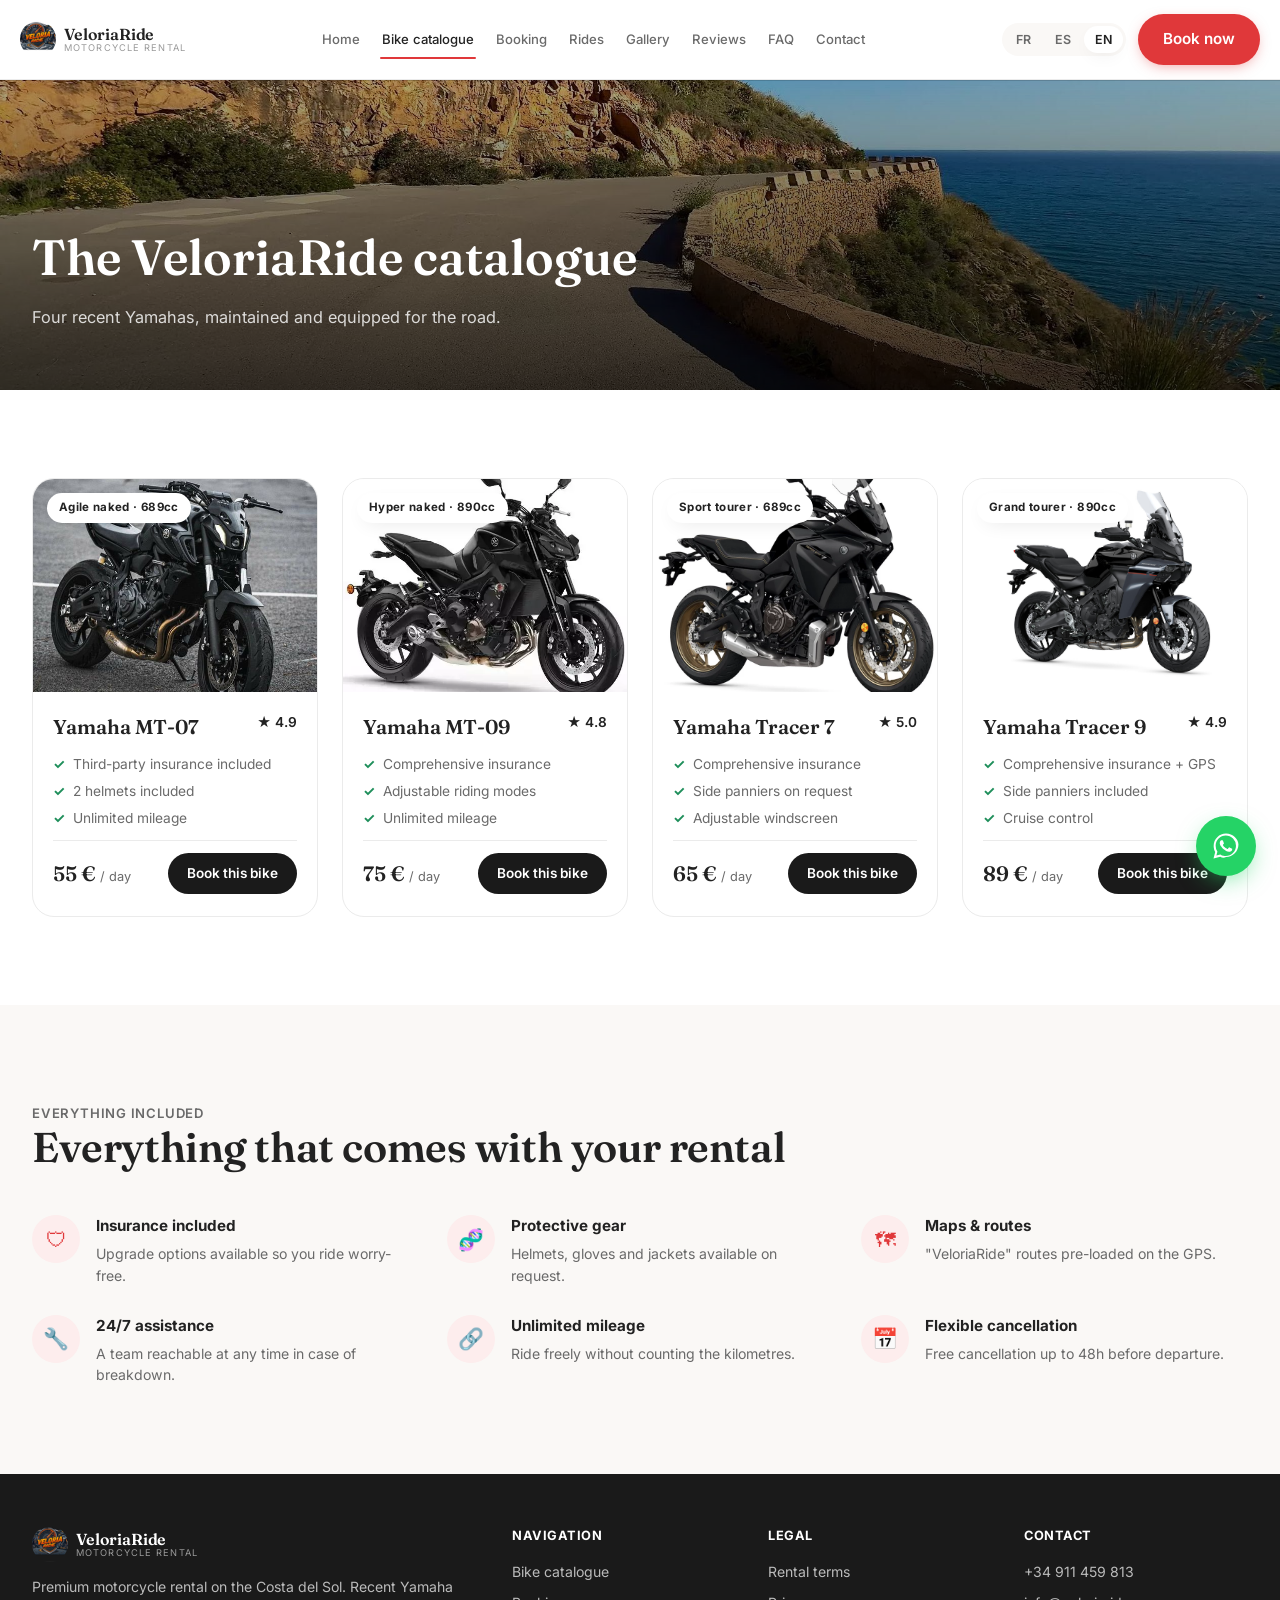
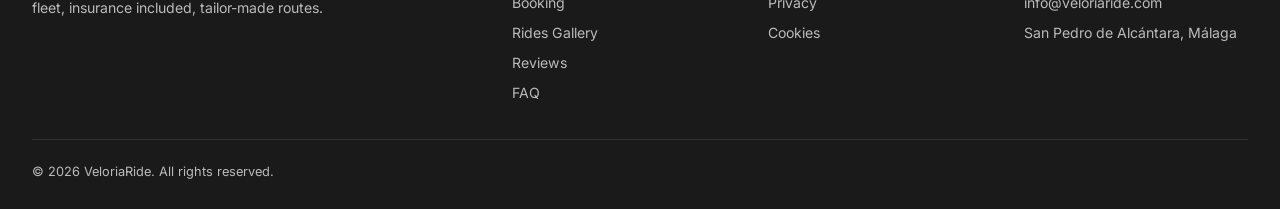
<file: catalogue.html>
<!DOCTYPE html>
<html lang="fr">
<head>
<meta charset="UTF-8">
<meta name="viewport" content="width=device-width, initial-scale=1.0">
<title data-i18n="title_fleet">Catalogue motos — VeloriaRide</title>
<meta name="description" content="Découvrez notre flotte de motos Yamaha : MT-07, MT-09, Tracer 7, Tracer 9. Assurance incluse, kilométrage illimité.">
<link rel="icon" type="image/png" href="./favicon.png">
<link rel="preconnect" href="https://fonts.googleapis.com">
<link rel="preconnect" href="https://fonts.gstatic.com" crossorigin>
<link href="https://fonts.googleapis.com/css2?family=Fraunces:ital,opsz,wght@0,9..144,400;0,9..144,600;1,9..144,500&family=Inter:wght@400;500;600;700&display=swap" rel="stylesheet">
<link rel="stylesheet" href="./css/base.css">
<link rel="stylesheet" href="./css/components.css">
</head>
<body>

<header class="site-header">
  <nav class="nav">
    <a href="index.html" class="logo">
      <span class="logo-mark"><img src="./images/logo-header.png" alt="VeloriaRide logo"></span>
      <span class="logo-text"><strong>VeloriaRide</strong><span>Motorcycle Rental</span></span>
    </a>
    <button class="burger" aria-label="Menu" aria-expanded="false">&#9776;</button>
    <div class="nav-links">
      <a href="index.html" data-i18n="nav_home">Accueil</a>
      <a href="catalogue.html" class="active" data-i18n="nav_fleet">Catalogue motos</a>
      <a href="reservation.html" data-i18n="nav_booking">Réservation</a>
      <a href="balades.html" data-i18n="nav_rides">Balades</a>
      <a href="galerie.html" data-i18n="nav_gallery">Galerie</a>
      <a href="avis.html" data-i18n="nav_reviews">Avis clients</a>
      <a href="faq.html" data-i18n="nav_faq">FAQ</a>
      <a href="contact.html" data-i18n="nav_contact">Contact</a>
      <a href="reservation.html#booking" class="btn btn-primary nav-cta" data-i18n="nav_book">Réserver</a>
    </div>
    <div class="nav-right">
      <div class="lang-switch">
        <button data-lang="fr">FR</button>
        <button data-lang="es">ES</button>
        <button data-lang="en">EN</button>
      </div>
      <a href="reservation.html#booking" class="btn btn-primary" data-i18n="nav_book">Réserver</a>
    </div>
  </nav>
</header>

<section class="page-hero" style="--hero-img:url('../images/route-coast.jpg')">
  <div class="container">
    <h1 data-i18n="page_fleet_title">Le catalogue VeloriaRide</h1>
    <p data-i18n="page_fleet_sub">Quatre Yamaha récentes, entretenues et équipées pour la route.</p>
  </div>
</section>

<section class="section">
  <div class="container">
    <div class="fleet-grid">

      <article class="bike-card">
        <div class="bike-photo" style="--bike-img:url('../images/mt07.jpg')">
          <span class="bike-badge" data-i18n="bike_mt07_tag">Naked agile · 689 cc</span>
        </div>
        <div class="bike-body">
          <div class="bike-top-row">
            <div><h3 class="bike-name" data-i18n="bike_mt07_name">Yamaha MT-07</h3></div>
            <span class="bike-rating"><span class="star">★</span> 4.9</span>
          </div>
          <ul class="bike-features">
            <li data-i18n="bike_mt07_f1">Assurance au tiers incluse</li>
            <li data-i18n="bike_mt07_f2">Casques (2) inclus</li>
            <li data-i18n="bike_mt07_f3">Kilométrage illimité</li>
          </ul>
          <div class="bike-price-row">
            <span class="bike-price">55 € <small data-i18n="per_day">/ jour</small></span>
            <a href="reservation.html?model=mt07#booking" class="btn btn-dark btn-sm" data-i18n="bike_cta">Réserver</a>
          </div>
        </div>
      </article>

      <article class="bike-card">
        <div class="bike-photo" style="--bike-img:url('../images/mt09.jpg')">
          <span class="bike-badge" data-i18n="bike_mt09_tag">Hyper naked · 890 cc</span>
        </div>
        <div class="bike-body">
          <div class="bike-top-row">
            <div><h3 class="bike-name" data-i18n="bike_mt09_name">Yamaha MT-09</h3></div>
            <span class="bike-rating"><span class="star">★</span> 4.8</span>
          </div>
          <ul class="bike-features">
            <li data-i18n="bike_mt09_f1">Assurance tous risques</li>
            <li data-i18n="bike_mt09_f2">Modes de conduite réglables</li>
            <li data-i18n="bike_mt09_f3">Kilométrage illimité</li>
          </ul>
          <div class="bike-price-row">
            <span class="bike-price">75 € <small data-i18n="per_day">/ jour</small></span>
            <a href="reservation.html?model=mt09#booking" class="btn btn-dark btn-sm" data-i18n="bike_cta">Réserver</a>
          </div>
        </div>
      </article>

      <article class="bike-card">
        <div class="bike-photo" style="--bike-img:url('../images/tracer7.jpg')">
          <span class="bike-badge" data-i18n="bike_tracer7_tag">Routière sport · 689 cc</span>
        </div>
        <div class="bike-body">
          <div class="bike-top-row">
            <div><h3 class="bike-name" data-i18n="bike_tracer7_name">Yamaha Tracer 7</h3></div>
            <span class="bike-rating"><span class="star">★</span> 5.0</span>
          </div>
          <ul class="bike-features">
            <li data-i18n="bike_tracer7_f1">Assurance tous risques</li>
            <li data-i18n="bike_tracer7_f2">Valises latérales sur demande</li>
            <li data-i18n="bike_tracer7_f3">Pare-brise réglable</li>
          </ul>
          <div class="bike-price-row">
            <span class="bike-price">65 € <small data-i18n="per_day">/ jour</small></span>
            <a href="reservation.html?model=tracer7#booking" class="btn btn-dark btn-sm" data-i18n="bike_cta">Réserver</a>
          </div>
        </div>
      </article>

      <article class="bike-card">
        <div class="bike-photo" style="--bike-img:url('../images/tracer9.jpg')">
          <span class="bike-badge" data-i18n="bike_tracer9_tag">Grand tourisme · 890 cc</span>
        </div>
        <div class="bike-body">
          <div class="bike-top-row">
            <div><h3 class="bike-name" data-i18n="bike_tracer9_name">Yamaha Tracer 9</h3></div>
            <span class="bike-rating"><span class="star">★</span> 4.9</span>
          </div>
          <ul class="bike-features">
            <li data-i18n="bike_tracer9_f1">Assurance tous risques + GPS</li>
            <li data-i18n="bike_tracer9_f2">Valises latérales incluses</li>
            <li data-i18n="bike_tracer9_f3">Régulateur de vitesse</li>
          </ul>
          <div class="bike-price-row">
            <span class="bike-price">89 € <small data-i18n="per_day">/ jour</small></span>
            <a href="reservation.html?model=tracer9#booking" class="btn btn-dark btn-sm" data-i18n="bike_cta">Réserver</a>
          </div>
        </div>
      </article>

    </div>
  </div>
</section>

<section class="section section--cream">
  <div class="container">
    <div class="section-head">
      <div>
        <p class="eyebrow" data-i18n="included_eyebrow">TOUT EST INCLUS</p>
        <h2 data-i18n="included_title">Tout ce qui vient avec votre location</h2>
      </div>
    </div>
    <div class="included-grid">
      <div class="included-item">
        <div class="included-icon">&#128737;</div>
        <div><h4 data-i18n="inc1_t">Assurance incluse</h4><p data-i18n="inc1_p">Options d'extension disponibles.</p></div>
      </div>
      <div class="included-item">
        <div class="included-icon">&#129516;</div>
        <div><h4 data-i18n="inc2_t">Équipement de protection</h4><p data-i18n="inc2_p">Casques, gants et vestes.</p></div>
      </div>
      <div class="included-item">
        <div class="included-icon">&#128506;</div>
        <div><h4 data-i18n="inc3_t">Cartes et itinéraires</h4><p data-i18n="inc3_p">Itinéraires intégrés au GPS.</p></div>
      </div>
      <div class="included-item">
        <div class="included-icon">&#128295;</div>
        <div><h4 data-i18n="inc4_t">Assistance 24/7</h4><p data-i18n="inc4_p">Équipe joignable à tout moment.</p></div>
      </div>
      <div class="included-item">
        <div class="included-icon">&#128279;</div>
        <div><h4 data-i18n="inc5_t">Kilométrage illimité</h4><p data-i18n="inc5_p">Roulez sans compter.</p></div>
      </div>
      <div class="included-item">
        <div class="included-icon">&#128197;</div>
        <div><h4 data-i18n="inc6_t">Annulation flexible</h4><p data-i18n="inc6_p">Jusqu'à 48h avant le départ.</p></div>
      </div>
    </div>
  </div>
</section>

<footer class="site-footer">
  <div class="container">
    <div class="footer-grid">
      <div>
        <div class="logo" style="margin-bottom:14px;">
          <span class="logo-mark"><img src="./images/logo-header.png" alt="VeloriaRide logo"></span>
          <span class="logo-text"><strong style="color:#fff;">VeloriaRide</strong><span>Motorcycle Rental</span></span>
        </div>
        <p data-i18n="footer_about">Location de motos premium sur la Costa del Sol.</p>
      </div>
      <div>
        <h5 data-i18n="footer_nav_h">Navigation</h5>
        <ul>
          <li><a href="catalogue.html" data-i18n="nav_fleet">Catalogue motos</a></li>
          <li><a href="reservation.html" data-i18n="nav_booking">Réservation</a></li>
          <li><a href="balades.html" data-i18n="nav_rides">Balades</a>
      <a href="galerie.html" data-i18n="nav_gallery">Galerie</a></li>
          <li><a href="avis.html" data-i18n="nav_reviews">Avis clients</a></li>
          <li><a href="faq.html" data-i18n="nav_faq">FAQ</a></li>
        </ul>
      </div>
      <div>
        <h5 data-i18n="footer_legal_h">Informations légales</h5>
        <ul>
          <li><a href="conditions.html" data-i18n="footer_legal_terms">Conditions de location</a></li>
          <li><a href="#" data-i18n="footer_legal_privacy">Confidentialité</a></li>
          <li><a href="#" data-i18n="footer_legal_cookies">Cookies</a></li>
        </ul>
      </div>
      <div>
        <h5 data-i18n="footer_contact_h">Contact</h5>
        <ul>
          <li>+34 911 459 813</li>
          <li>info@veloriaride.com</li>
          <li>San Pedro de Alcántara, Málaga</li>
        </ul>
      </div>
    </div>
    <div class="footer-bottom">
      <span>&copy; 2026 VeloriaRide. <span data-i18n="footer_rights">Tous droits réservés.</span></span>
    </div>
  </div>
</footer>

<div class="whatsapp-fab">
  <div class="whatsapp-panel" id="whatsappPanel">
    <div class="whatsapp-panel-head">
      <div class="avatar"><img src="./images/logo-header.png" alt=""></div>
      <div>
        <strong data-i18n="wa_name">VeloriaRide</strong>
        <span data-i18n="wa_status">Répond généralement en quelques minutes</span>
      </div>
    </div>
    <div class="whatsapp-panel-body">
      <div class="whatsapp-msg" data-i18n="wa_message">👋 Bonjour ! Une question ?</div>
    </div>
    <div class="whatsapp-panel-foot">
      <a id="whatsappLink" href="#" target="_blank" rel="noopener" class="btn btn-block" style="background:#25D366; color:#fff;" data-i18n="wa_cta">Démarrer la discussion</a>
    </div>
  </div>
  <button class="whatsapp-bubble" id="whatsappBubble" aria-label="WhatsApp">
    <svg viewBox="0 0 24 24" fill="currentColor"><path d="M12.04 2C6.58 2 2.13 6.45 2.13 11.91c0 1.75.46 3.39 1.26 4.81L2 22l5.42-1.36c1.36.74 2.92 1.16 4.621.16h.01c5.46 0 9.91-4.45 9.91-9.91C21.96 6.45 17.5 2 12.04 2zm0 18.06h-.01c-1.5 0-2.97-.4-4.25-1.16l-.3-.18-3.16.79.84-3.08-.2-.32a8.07 8.07 0 0 1-1.24-4.3c0-4.49 3.65-8.14 8.14-8.14 2.17 0 4.21.85 5.75 2.39a8.07 8.07 0 0 1 2.38 5.75c0 4.49-3.65 8.14-8.14 8.14zm4.47-6.1c-.25-.12-1.45-.72-1.68-.8-.22-.08-.39-.12-.55.12-.16.25-.63.8-.77.96-.14.16-.28.18-.53.06-.25-.12-1.05-.39-2-1.23-.74-.66-1.24-1.47-1.39-1.72-.14-.25-.02-.38.11-.51.11-.11.25-.28.37-.42.12-.14.16-.25.25-.41.08-.16.04-.31-.02-.43-.06-.12-.55-1.32-.75-1.81-.2-.48-.4-.41-.55-.42h-.47c-.16 0-.43.06-.65.31-.22.25-.86.84-.86 2.04 0 1.2.88 2.37 1 2.53.12.16 1.73 2.64 4.19 3.7.58.25 1.04.4 1.4.51.59.19 1.12.16 1.55.1.47-.07 1.45-.59 1.65-1.16.2-.57.2-1.06.14-1.16-.06-.1-.22-.16-.47-.28z"/></svg>
  </button>
</div>

<script src="./js/i18n.js"></script>
<script src="./js/main.js"></script>
</body>
</html>
</file>
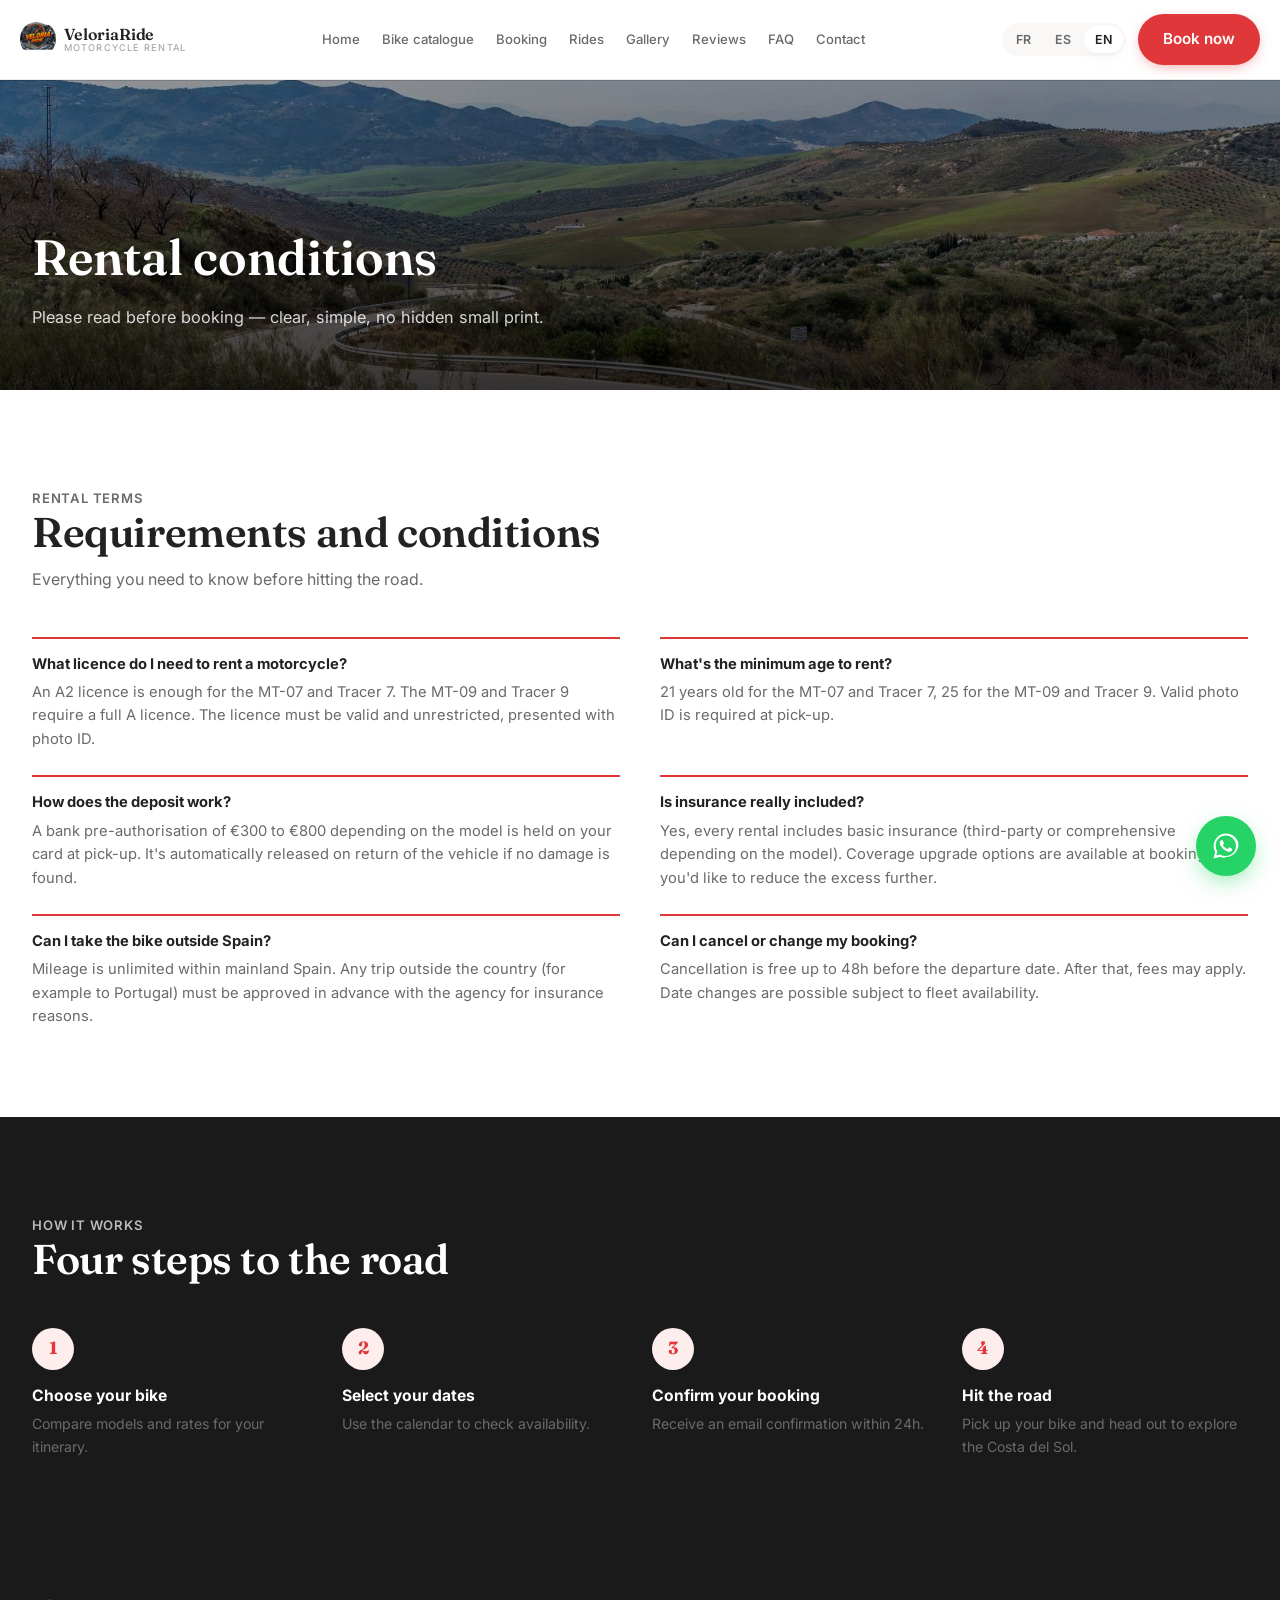
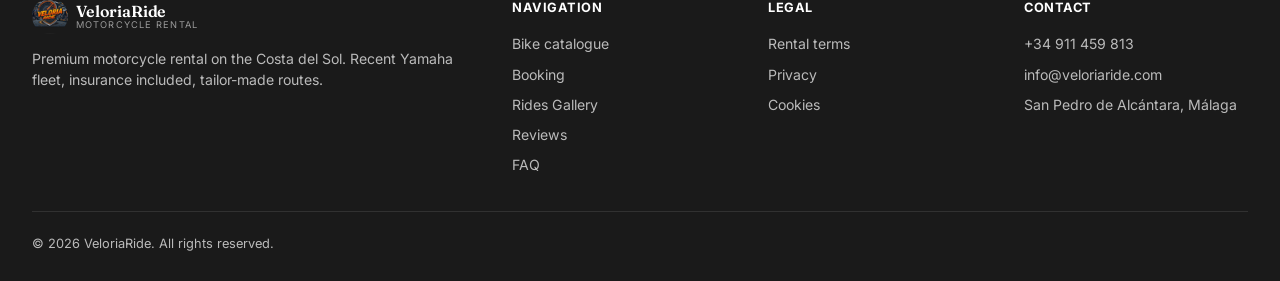
<file: conditions.html>
<!DOCTYPE html>
<html lang="fr">
<head>
<meta charset="UTF-8">
<meta name="viewport" content="width=device-width, initial-scale=1.0">
<title data-i18n="title_conditions">Conditions de location — VeloriaRide</title>
<meta name="description" content="Conditions de location de moto : permis requis, âge minimum, caution, politique de carburant, kilométrage.">
<link rel="icon" type="image/png" href="./favicon.png">
<link rel="preconnect" href="https://fonts.googleapis.com">
<link rel="preconnect" href="https://fonts.gstatic.com" crossorigin>
<link href="https://fonts.googleapis.com/css2?family=Fraunces:ital,opsz,wght@0,9..144,400;0,9..144,600;1,9..144,500&family=Inter:wght@400;500;600;700&display=swap" rel="stylesheet">
<link rel="stylesheet" href="./css/base.css">
<link rel="stylesheet" href="./css/components.css">
<style>
  .req-grid{ display:grid; grid-template-columns:1fr 1fr; gap:24px 40px; }
  @media (max-width:760px){ .req-grid{ grid-template-columns:1fr; } }
  .req-item{ border-top:2px solid var(--c-accent); padding-top:14px; }
  .req-item h4{ font-size:.92rem; font-weight:700; margin:0 0 6px; }
  .req-item p{ margin:0; font-size:.92rem; color:var(--c-ink-soft); line-height:1.6; }
</style>
</head>
<body>

<header class="site-header">
  <nav class="nav">
    <a href="index.html" class="logo">
      <span class="logo-mark"><img src="./images/logo-header.png" alt="VeloriaRide logo"></span>
      <span class="logo-text"><strong>VeloriaRide</strong><span>Motorcycle Rental</span></span>
    </a>
    <button class="burger" aria-label="Menu" aria-expanded="false">&#9776;</button>
    <div class="nav-links">
      <a href="index.html" data-i18n="nav_home">Accueil</a>
      <a href="catalogue.html" data-i18n="nav_fleet">Catalogue motos</a>
      <a href="reservation.html" data-i18n="nav_booking">Réservation</a>
      <a href="balades.html" data-i18n="nav_rides">Balades</a>
      <a href="galerie.html" data-i18n="nav_gallery">Galerie</a>
      <a href="avis.html" data-i18n="nav_reviews">Avis clients</a>
      <a href="faq.html" data-i18n="nav_faq">FAQ</a>
      <a href="contact.html" data-i18n="nav_contact">Contact</a>
      <a href="reservation.html#booking" class="btn btn-primary nav-cta" data-i18n="nav_book">Réserver</a>
    </div>
    <div class="nav-right">
      <div class="lang-switch">
        <button data-lang="fr">FR</button>
        <button data-lang="es">ES</button>
        <button data-lang="en">EN</button>
      </div>
      <a href="reservation.html#booking" class="btn btn-primary" data-i18n="nav_book">Réserver</a>
    </div>
  </nav>
</header>

<section class="page-hero" style="--hero-img:url('../images/route-villages.jpg')">
  <div class="container">
    <h1 data-i18n="page_conditions_title">Conditions de location</h1>
    <p data-i18n="page_conditions_sub">À lire avant de réserver — clair, simple, sans petites lignes cachées.</p>
  </div>
</section>

<section class="section">
  <div class="container">
    <div class="section-head">
      <div>
        <p class="eyebrow" data-i18n="cond_eyebrow">CONDITIONS DE LOCATION</p>
        <h2 data-i18n="cond_title">Conditions et exigences</h2>
        <p data-i18n="cond_sub">Tout ce qu'il faut savoir avant de prendre la route.</p>
      </div>
    </div>

    <div class="req-grid">
      <div class="req-item">
        <h4 data-i18n="faq1_q">Quel permis faut-il pour louer une moto ?</h4>
        <p data-i18n="faq1_a">Un permis A2 suffit pour la MT-07 et la Tracer 7.</p>
      </div>
      <div class="req-item">
        <h4 data-i18n="faq2_q">Quel est l'âge minimum pour louer ?</h4>
        <p data-i18n="faq2_a">21 ans pour la MT-07 et la Tracer 7.</p>
      </div>
      <div class="req-item">
        <h4 data-i18n="faq3_q">Comment fonctionne la caution ?</h4>
        <p data-i18n="faq3_a">Une pré-autorisation bancaire est bloquée.</p>
      </div>
      <div class="req-item">
        <h4 data-i18n="faq4_q">L'assurance est-elle vraiment incluse ?</h4>
        <p data-i18n="faq4_a">Oui, chaque location inclut une assurance de base.</p>
      </div>
      <div class="req-item">
        <h4 data-i18n="faq6_q">Puis-je sortir d'Espagne avec la moto ?</h4>
        <p data-i18n="faq6_a">Le kilométrage est illimité sur le territoire espagnol.</p>
      </div>
      <div class="req-item">
        <h4 data-i18n="faq5_q">Puis-je annuler ou modifier ma réservation ?</h4>
        <p data-i18n="faq5_a">L'annulation est gratuite jusqu'à 48h avant.</p>
      </div>
    </div>
  </div>
</section>

<section class="section section--dark">
  <div class="container">
    <div class="section-head">
      <div>
        <p class="eyebrow" data-i18n="steps_eyebrow">COMMENT ÇA MARCHE</p>
        <h2 data-i18n="steps_title">Quatre étapes vers la route</h2>
      </div>
    </div>
    <div class="steps">
      <div class="step">
        <span class="num">1</span>
        <h4 data-i18n="step1_t">Choisissez votre moto</h4>
        <p data-i18n="step1_p">Comparez les modèles et tarifs selon votre itinéraire.</p>
      </div>
      <div class="step">
        <span class="num">2</span>
        <h4 data-i18n="step2_t">Sélectionnez vos dates</h4>
        <p data-i18n="step2_p">Utilisez le calendrier pour vérifier la disponibilité.</p>
      </div>
      <div class="step">
        <span class="num">3</span>
        <h4 data-i18n="step3_t">Confirmez votre réservation</h4>
        <p data-i18n="step3_p">Recevez une confirmation par e-mail sous 24h.</p>
      </div>
      <div class="step">
        <span class="num">4</span>
        <h4 data-i18n="step4_t">Prenez la route</h4>
        <p data-i18n="step4_p">Récupérez votre moto et partez explorer la Costa del Sol.</p>
      </div>
    </div>
  </div>
</section>

<footer class="site-footer">
  <div class="container">
    <div class="footer-grid">
      <div>
        <div class="logo" style="margin-bottom:14px;">
          <span class="logo-mark"><img src="./images/logo-header.png" alt="VeloriaRide logo"></span>
          <span class="logo-text"><strong style="color:#fff;">VeloriaRide</strong><span>Motorcycle Rental</span></span>
        </div>
        <p data-i18n="footer_about">Location de motos premium sur la Costa del Sol.</p>
      </div>
      <div>
        <h5 data-i18n="footer_nav_h">Navigation</h5>
        <ul>
          <li><a href="catalogue.html" data-i18n="nav_fleet">Catalogue motos</a></li>
          <li><a href="reservation.html" data-i18n="nav_booking">Réservation</a></li>
          <li><a href="balades.html" data-i18n="nav_rides">Balades</a>
      <a href="galerie.html" data-i18n="nav_gallery">Galerie</a></li>
          <li><a href="avis.html" data-i18n="nav_reviews">Avis clients</a></li>
          <li><a href="faq.html" data-i18n="nav_faq">FAQ</a></li>
        </ul>
      </div>
      <div>
        <h5 data-i18n="footer_legal_h">Informations légales</h5>
        <ul>
          <li><a href="conditions.html" data-i18n="footer_legal_terms">Conditions de location</a></li>
          <li><a href="#" data-i18n="footer_legal_privacy">Confidentialité</a></li>
          <li><a href="#" data-i18n="footer_legal_cookies">Cookies</a></li>
        </ul>
      </div>
      <div>
        <h5 data-i18n="footer_contact_h">Contact</h5>
        <ul>
          <li>+34 911 459 813</li>
          <li>info@veloriaride.com</li>
          <li>San Pedro de Alcántara, Málaga</li>
        </ul>
      </div>
    </div>
    <div class="footer-bottom">
      <span>&copy; 2026 VeloriaRide. <span data-i18n="footer_rights">Tous droits réservés.</span></span>
    </div>
  </div>
</footer>

<div class="whatsapp-fab">
  <div class="whatsapp-panel" id="whatsappPanel">
    <div class="whatsapp-panel-head">
      <div class="avatar"><img src="./images/logo-header.png" alt=""></div>
      <div>
        <strong data-i18n="wa_name">VeloriaRide</strong>
        <span data-i18n="wa_status">Répond généralement en quelques minutes</span>
      </div>
    </div>
    <div class="whatsapp-panel-body">
      <div class="whatsapp-msg" data-i18n="wa_message">👋 Bonjour ! Une question ?</div>
    </div>
    <div class="whatsapp-panel-foot">
      <a id="whatsappLink" href="#" target="_blank" rel="noopener" class="btn btn-block" style="background:#25D366; color:#fff;" data-i18n="wa_cta">Démarrer la discussion</a>
    </div>
  </div>
  <button class="whatsapp-bubble" id="whatsappBubble" aria-label="WhatsApp">
    <svg viewBox="0 0 24 24" fill="currentColor"><path d="M12.04 2C6.58 2 2.13 6.45 2.13 11.91c0 1.75.46 3.39 1.26 4.81L2 22l5.42-1.36c1.36.74 2.92 1.16 4.621.16h.01c5.46 0 9.91-4.45 9.91-9.91C21.96 6.45 17.5 2 12.04 2zm0 18.06h-.01c-1.5 0-2.97-.4-4.25-1.16l-.3-.18-3.16.79.84-3.08-.2-.32a8.07 8.07 0 0 1-1.24-4.3c0-4.49 3.65-8.14 8.14-8.14 2.17 0 4.21.85 5.75 2.39a8.07 8.07 0 0 1 2.38 5.75c0 4.49-3.65 8.14-8.14 8.14zm4.47-6.1c-.25-.12-1.45-.72-1.68-.8-.22-.08-.39-.12-.55.12-.16.25-.63.8-.77.96-.14.16-.28.18-.53.06-.25-.12-1.05-.39-2-1.23-.74-.66-1.24-1.47-1.39-1.72-.14-.25-.02-.38.11-.51.11-.11.25-.28.37-.42.12-.14.16-.25.25-.41.08-.16.04-.31-.02-.43-.06-.12-.55-1.32-.75-1.81-.2-.48-.4-.41-.55-.42h-.47c-.16 0-.43.06-.65.31-.22.25-.86.84-.86 2.04 0 1.2.88 2.37 1 2.53.12.16 1.73 2.64 4.19 3.7.58.25 1.04.4 1.4.51.59.19 1.12.16 1.55.1.47-.07 1.45-.59 1.65-1.16.2-.57.2-1.06.14-1.16-.06-.1-.22-.16-.47-.28z"/></svg>
  </button>
</div>

<script src="./js/i18n.js"></script>
<script src="./js/main.js"></script>
</body>
</html>
</file>
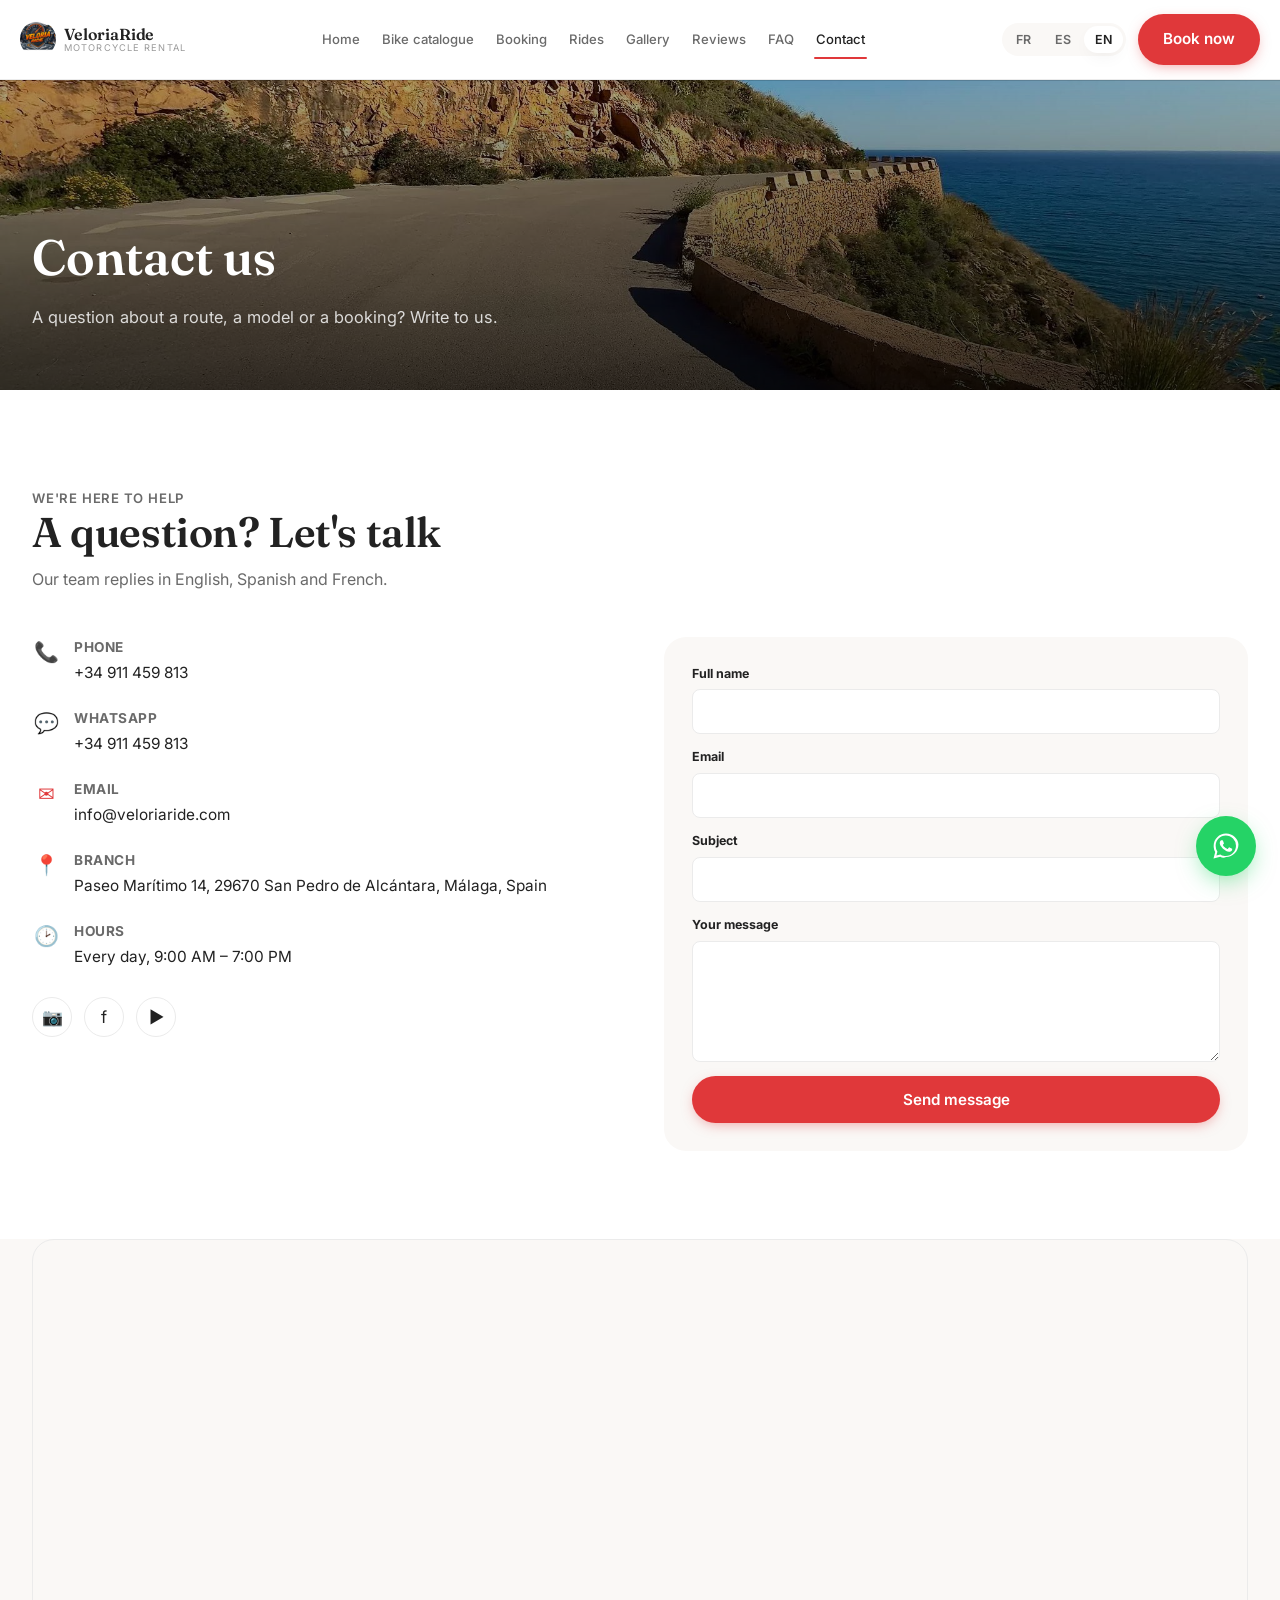
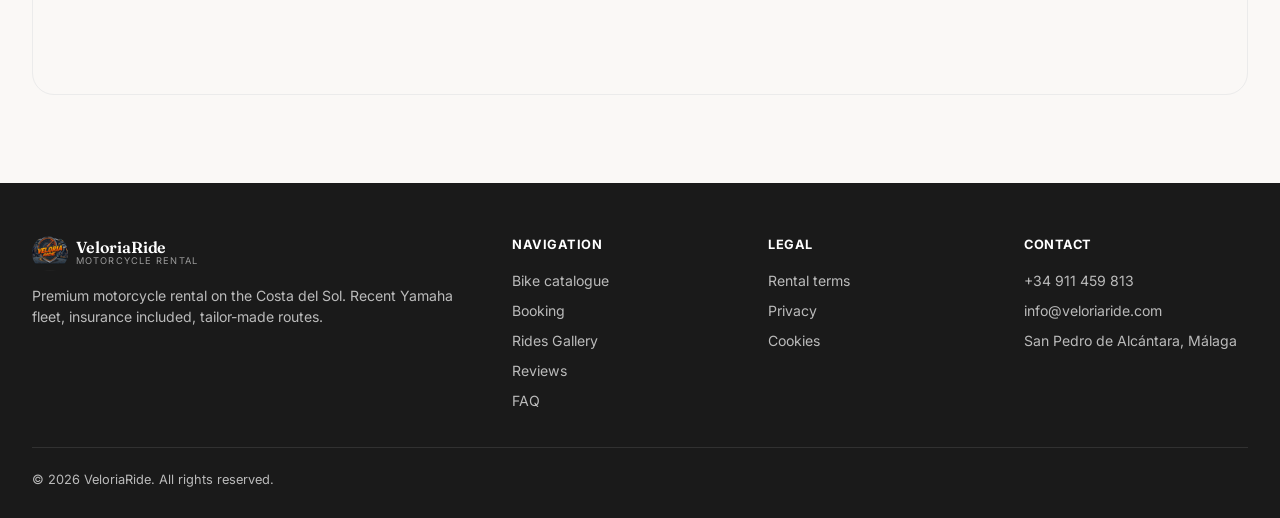
<file: contact.html>
<!DOCTYPE html>
<html lang="fr">
<head>
<meta charset="UTF-8">
<meta name="viewport" content="width=device-width, initial-scale=1.0">
<title data-i18n="title_contact">Contact — VeloriaRide</title>
<meta name="description" content="Contactez VeloriaRide pour toute question sur la location de moto, par téléphone, WhatsApp ou e-mail.">
<link rel="icon" type="image/png" href="./favicon.png">
<link rel="preconnect" href="https://fonts.googleapis.com">
<link rel="preconnect" href="https://fonts.gstatic.com" crossorigin>
<link href="https://fonts.googleapis.com/css2?family=Fraunces:ital,opsz,wght@0,9..144,400;0,9..144,600;1,9..144,500&family=Inter:wght@400;500;600;700&display=swap" rel="stylesheet">
<link rel="stylesheet" href="./css/base.css">
<link rel="stylesheet" href="./css/components.css">
</head>
<body>

<header class="site-header">
  <nav class="nav">
    <a href="index.html" class="logo">
      <span class="logo-mark"><img src="./images/logo-header.png" alt="VeloriaRide logo"></span>
      <span class="logo-text"><strong>VeloriaRide</strong><span>Motorcycle Rental</span></span>
    </a>
    <button class="burger" aria-label="Menu" aria-expanded="false">&#9776;</button>
    <div class="nav-links">
      <a href="index.html" data-i18n="nav_home">Accueil</a>
      <a href="catalogue.html" data-i18n="nav_fleet">Catalogue motos</a>
      <a href="reservation.html" data-i18n="nav_booking">Réservation</a>
      <a href="balades.html" data-i18n="nav_rides">Balades</a>
      <a href="galerie.html" data-i18n="nav_gallery">Galerie</a>
      <a href="avis.html" data-i18n="nav_reviews">Avis clients</a>
      <a href="faq.html" data-i18n="nav_faq">FAQ</a>
      <a href="contact.html" class="active" data-i18n="nav_contact">Contact</a>
      <a href="reservation.html#booking" class="btn btn-primary nav-cta" data-i18n="nav_book">Réserver</a>
    </div>
    <div class="nav-right">
      <div class="lang-switch">
        <button data-lang="fr">FR</button>
        <button data-lang="es">ES</button>
        <button data-lang="en">EN</button>
      </div>
      <a href="reservation.html#booking" class="btn btn-primary" data-i18n="nav_book">Réserver</a>
    </div>
  </nav>
</header>

<section class="page-hero" style="--hero-img:url('../images/route-coast.jpg')">
  <div class="container">
    <h1 data-i18n="page_contact_title">Contactez-nous</h1>
    <p data-i18n="page_contact_sub">Une question sur une route, un modèle ou une réservation ? Écrivez-nous.</p>
  </div>
</section>

<section class="section">
  <div class="container">
    <div class="section-head">
      <div>
        <p class="eyebrow" data-i18n="contact_eyebrow">À VOTRE ÉCOUTE</p>
        <h2 data-i18n="contact_title">Une question ? Parlons-en</h2>
        <p data-i18n="contact_sub">Notre équipe répond en français, espagnol et anglais.</p>
      </div>
    </div>

    <div class="contact-grid">

      <div class="contact-info">
        <div class="contact-item">
          <span class="ico">&#128222;</span>
          <div><h4 data-i18n="contact_phone_l">Téléphone</h4><p>+34 911 459 813</p></div>
        </div>
        <div class="contact-item">
          <span class="ico">&#128172;</span>
          <div><h4 data-i18n="contact_whatsapp_l">WhatsApp</h4><p><a id="contactWhatsappLink" href="#" target="_blank" rel="noopener">+34 911 459 813</a></p></div>
        </div>
        <div class="contact-item">
          <span class="ico">&#9993;</span>
          <div><h4 data-i18n="contact_mail_l">E-mail</h4><p>info@veloriaride.com</p></div>
        </div>
        <div class="contact-item">
          <span class="ico">&#128205;</span>
          <div><h4 data-i18n="contact_addr_l">Agence</h4><p data-i18n="contact_addr_v">Paseo Marítimo 14, 29670 San Pedro de Alcántara, Málaga, Espagne</p></div>
        </div>
        <div class="contact-item">
          <span class="ico">&#128337;</span>
          <div><h4 data-i18n="contact_hours_l">Horaires</h4><p data-i18n="contact_hours_v">Tous les jours, 9h00 – 19h00</p></div>
        </div>
        <div class="social-row">
          <a href="#" aria-label="Instagram">&#128247;</a>
          <a href="#" aria-label="Facebook">&#102;</a>
          <a href="#" aria-label="YouTube">&#9654;</a>
        </div>
      </div>

      <form class="contact-form" id="contactForm">
        <div class="field">
          <label for="cName" data-i18n="form_name">Nom complet</label>
          <input type="text" id="cName" name="full_name" required>
        </div>
        <div class="field">
          <label for="cEmail" data-i18n="form_email">E-mail</label>
          <input type="email" id="cEmail" name="email" required>
        </div>
        <div class="field">
          <label for="cSubject" data-i18n="contact_form_subject">Sujet</label>
          <input type="text" id="cSubject" name="subject" required>
        </div>
        <div class="field">
          <label for="cMessage" data-i18n="contact_form_message">Votre message</label>
          <textarea id="cMessage" name="message" rows="5" required></textarea>
        </div>
        <!-- See README for how to connect this form to a real email service -->
        <button type="submit" class="btn btn-primary btn-block" data-i18n="contact_form_send">Envoyer le message</button>
        <div class="form-success" id="contactSuccess" data-i18n="contact_form_success">Merci !</div>
      </form>

    </div>
  </div>
</section>

<section class="section section--cream" style="padding-top:0;">
  <div class="container">
    <div style="border-radius:var(--radius-lg); overflow:hidden; border:1px solid var(--c-border); aspect-ratio:16/6;">
      <!-- MAP SLOT: replace this iframe src with your real Google Maps embed -->
      <iframe
        src="https://www.google.com/maps?q=San+Pedro+de+Alc%C3%A1ntara,+M%C3%A1laga,+Spain&output=embed"
        width="100%" height="100%" style="border:0;"
        loading="lazy" referrerpolicy="no-referrer-when-downgrade"
        title="VeloriaRide location">
      </iframe>
    </div>
  </div>
</section>

<footer class="site-footer">
  <div class="container">
    <div class="footer-grid">
      <div>
        <div class="logo" style="margin-bottom:14px;">
          <span class="logo-mark"><img src="./images/logo-header.png" alt="VeloriaRide logo"></span>
          <span class="logo-text"><strong style="color:#fff;">VeloriaRide</strong><span>Motorcycle Rental</span></span>
        </div>
        <p data-i18n="footer_about">Location de motos premium sur la Costa del Sol.</p>
      </div>
      <div>
        <h5 data-i18n="footer_nav_h">Navigation</h5>
        <ul>
          <li><a href="catalogue.html" data-i18n="nav_fleet">Catalogue motos</a></li>
          <li><a href="reservation.html" data-i18n="nav_booking">Réservation</a></li>
          <li><a href="balades.html" data-i18n="nav_rides">Balades</a>
      <a href="galerie.html" data-i18n="nav_gallery">Galerie</a></li>
          <li><a href="avis.html" data-i18n="nav_reviews">Avis clients</a></li>
          <li><a href="faq.html" data-i18n="nav_faq">FAQ</a></li>
        </ul>
      </div>
      <div>
        <h5 data-i18n="footer_legal_h">Informations légales</h5>
        <ul>
          <li><a href="conditions.html" data-i18n="footer_legal_terms">Conditions de location</a></li>
          <li><a href="#" data-i18n="footer_legal_privacy">Confidentialité</a></li>
          <li><a href="#" data-i18n="footer_legal_cookies">Cookies</a></li>
        </ul>
      </div>
      <div>
        <h5 data-i18n="footer_contact_h">Contact</h5>
        <ul>
          <li>+34 911 459 813</li>
          <li>info@veloriaride.com</li>
          <li>San Pedro de Alcántara, Málaga</li>
        </ul>
      </div>
    </div>
    <div class="footer-bottom">
      <span>&copy; 2026 VeloriaRide. <span data-i18n="footer_rights">Tous droits réservés.</span></span>
    </div>
  </div>
</footer>

<div class="whatsapp-fab">
  <div class="whatsapp-panel" id="whatsappPanel">
    <div class="whatsapp-panel-head">
      <div class="avatar"><img src="./images/logo-header.png" alt=""></div>
      <div>
        <strong data-i18n="wa_name">VeloriaRide</strong>
        <span data-i18n="wa_status">Répond généralement en quelques minutes</span>
      </div>
    </div>
    <div class="whatsapp-panel-body">
      <div class="whatsapp-msg" data-i18n="wa_message">👋 Bonjour ! Une question ?</div>
    </div>
    <div class="whatsapp-panel-foot">
      <a id="whatsappLink" href="#" target="_blank" rel="noopener" class="btn btn-block" style="background:#25D366; color:#fff;" data-i18n="wa_cta">Démarrer la discussion</a>
    </div>
  </div>
  <button class="whatsapp-bubble" id="whatsappBubble" aria-label="WhatsApp">
    <svg viewBox="0 0 24 24" fill="currentColor"><path d="M12.04 2C6.58 2 2.13 6.45 2.13 11.91c0 1.75.46 3.39 1.26 4.81L2 22l5.42-1.36c1.36.74 2.92 1.16 4.621.16h.01c5.46 0 9.91-4.45 9.91-9.91C21.96 6.45 17.5 2 12.04 2zm0 18.06h-.01c-1.5 0-2.97-.4-4.25-1.16l-.3-.18-3.16.79.84-3.08-.2-.32a8.07 8.07 0 0 1-1.24-4.3c0-4.49 3.65-8.14 8.14-8.14 2.17 0 4.21.85 5.75 2.39a8.07 8.07 0 0 1 2.38 5.75c0 4.49-3.65 8.14-8.14 8.14zm4.47-6.1c-.25-.12-1.45-.72-1.68-.8-.22-.08-.39-.12-.55.12-.16.25-.63.8-.77.96-.14.16-.28.18-.53.06-.25-.12-1.05-.39-2-1.23-.74-.66-1.24-1.47-1.39-1.72-.14-.25-.02-.38.11-.51.11-.11.25-.28.37-.42.12-.14.16-.25.25-.41.08-.16.04-.31-.02-.43-.06-.12-.55-1.32-.75-1.81-.2-.48-.4-.41-.55-.42h-.47c-.16 0-.43.06-.65.31-.22.25-.86.84-.86 2.04 0 1.2.88 2.37 1 2.53.12.16 1.73 2.64 4.19 3.7.58.25 1.04.4 1.4.51.59.19 1.12.16 1.55.1.47-.07 1.45-.59 1.65-1.16.2-.57.2-1.06.14-1.16-.06-.1-.22-.16-.47-.28z"/></svg>
  </button>
</div>

<script src="./js/i18n.js"></script>
<script src="./js/main.js"></script>
<script>
  // Wire the inline WhatsApp text link in the contact details to the same number/message
  document.addEventListener("DOMContentLoaded", () => {
    const link = document.getElementById("contactWhatsappLink");
    const widgetLink = document.getElementById("whatsappLink");
    if (link && widgetLink){
      // small delay so updateWhatsAppLink() in main.js has run first
      setTimeout(() => { link.href = widgetLink.href; }, 50);
    }
  });
</script>
</body>
</html>
</file>
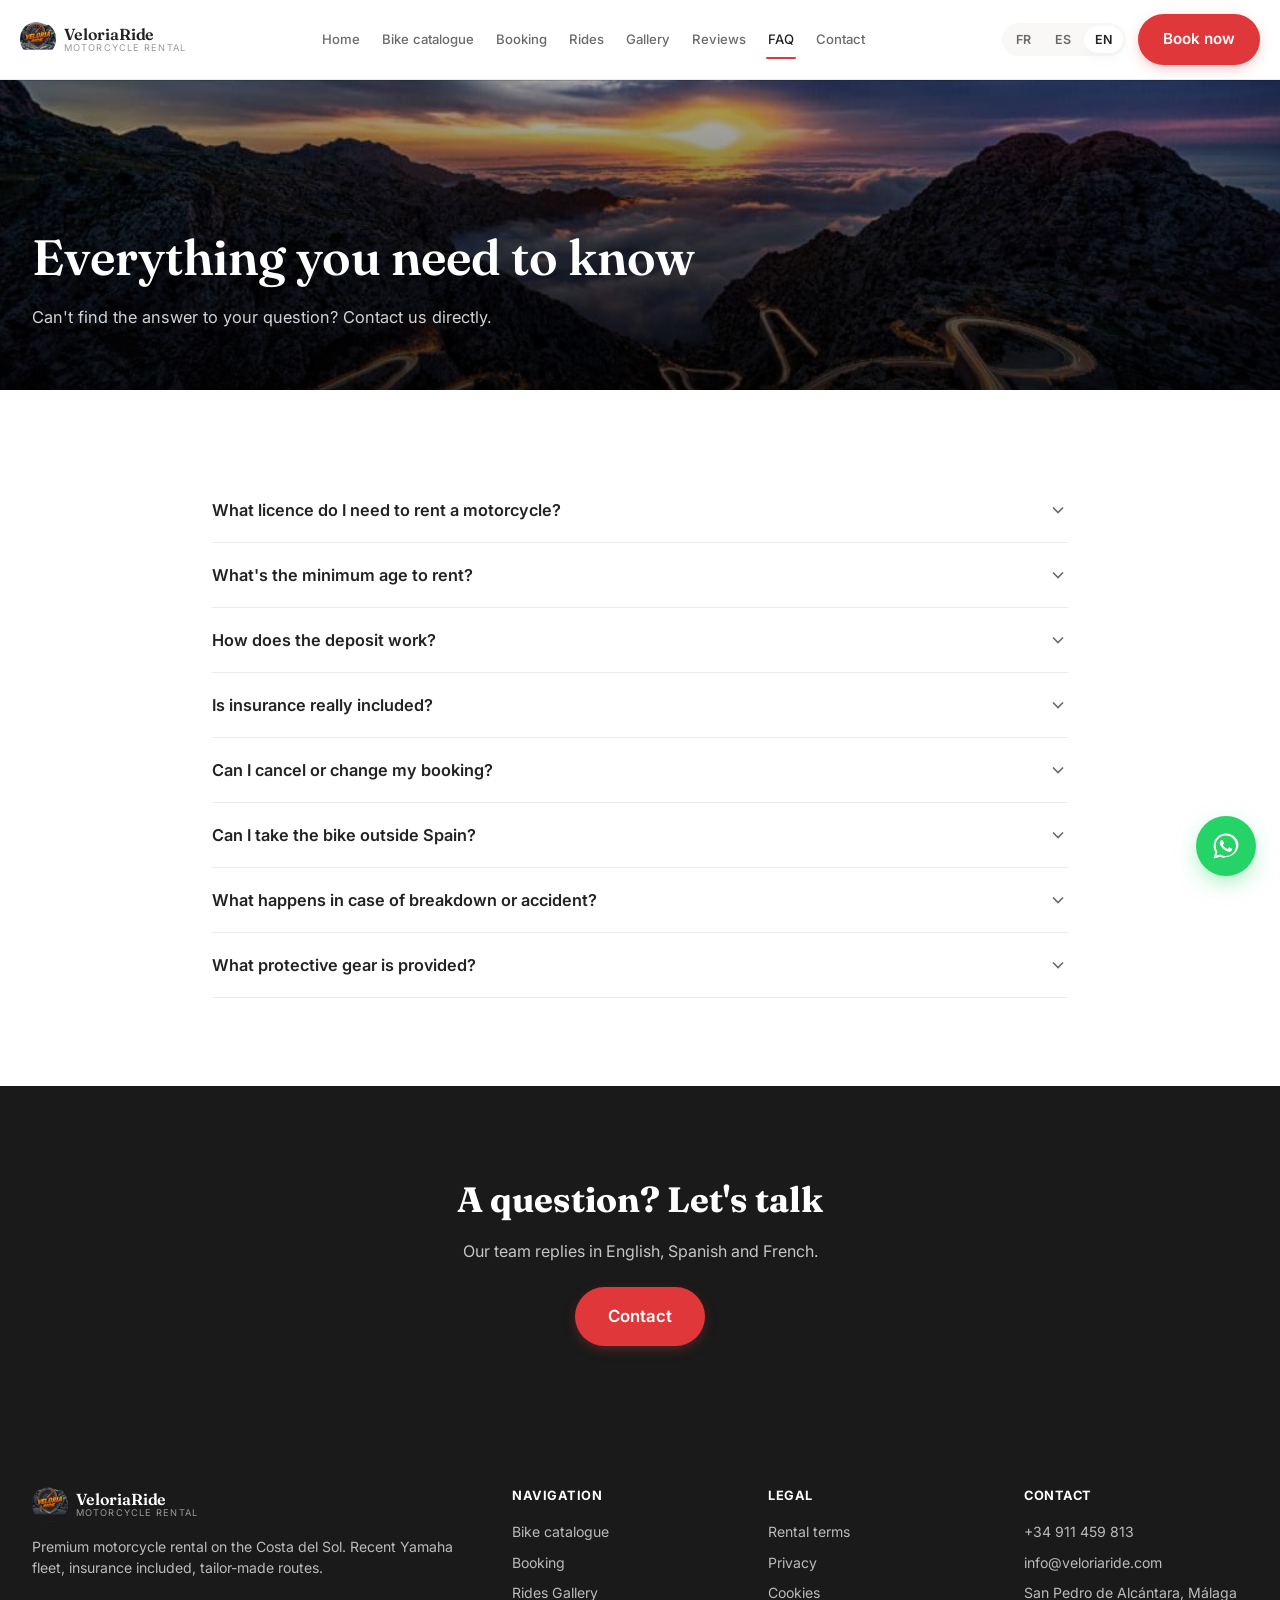
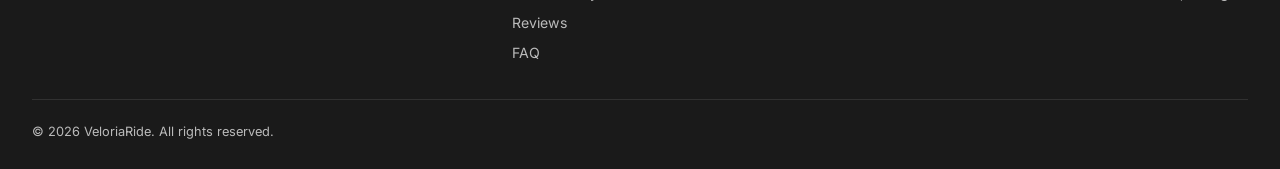
<file: faq.html>
<!DOCTYPE html>
<html lang="fr">
<head>
<meta charset="UTF-8">
<meta name="viewport" content="width=device-width, initial-scale=1.0">
<title data-i18n="title_faq">FAQ — VeloriaRide</title>
<meta name="description" content="Toutes les réponses à vos questions sur la location de moto : permis, âge minimum, caution, assurance, annulation.">
<link rel="icon" type="image/png" href="./favicon.png">
<link rel="preconnect" href="https://fonts.googleapis.com">
<link rel="preconnect" href="https://fonts.gstatic.com" crossorigin>
<link href="https://fonts.googleapis.com/css2?family=Fraunces:ital,opsz,wght@0,9..144,400;0,9..144,600;1,9..144,500&family=Inter:wght@400;500;600;700&display=swap" rel="stylesheet">
<link rel="stylesheet" href="./css/base.css">
<link rel="stylesheet" href="./css/components.css">
</head>
<body>

<header class="site-header">
  <nav class="nav">
    <a href="index.html" class="logo">
      <span class="logo-mark"><img src="./images/logo-header.png" alt="VeloriaRide logo"></span>
      <span class="logo-text"><strong>VeloriaRide</strong><span>Motorcycle Rental</span></span>
    </a>
    <button class="burger" aria-label="Menu" aria-expanded="false">&#9776;</button>
    <div class="nav-links">
      <a href="index.html" data-i18n="nav_home">Accueil</a>
      <a href="catalogue.html" data-i18n="nav_fleet">Catalogue motos</a>
      <a href="reservation.html" data-i18n="nav_booking">Réservation</a>
      <a href="balades.html" data-i18n="nav_rides">Balades</a>
      <a href="galerie.html" data-i18n="nav_gallery">Galerie</a>
      <a href="avis.html" data-i18n="nav_reviews">Avis clients</a>
      <a href="faq.html" class="active" data-i18n="nav_faq">FAQ</a>
      <a href="contact.html" data-i18n="nav_contact">Contact</a>
      <a href="reservation.html#booking" class="btn btn-primary nav-cta" data-i18n="nav_book">Réserver</a>
    </div>
    <div class="nav-right">
      <div class="lang-switch">
        <button data-lang="fr">FR</button>
        <button data-lang="es">ES</button>
        <button data-lang="en">EN</button>
      </div>
      <a href="reservation.html#booking" class="btn btn-primary" data-i18n="nav_book">Réserver</a>
    </div>
  </nav>
</header>

<section class="page-hero" style="--hero-img:url('../images/route-ronda.jpg')">
  <div class="container">
    <h1 data-i18n="faq_title">Tout ce que vous devez savoir</h1>
    <p data-i18n="faq_sub">Vous ne trouvez pas la réponse à votre question ? Contactez-nous directement.</p>
  </div>
</section>

<section class="section">
  <div class="container-narrow">
    <div class="faq-list">

      <div class="faq-item">
        <button class="faq-question">
          <span data-i18n="faq1_q">Quel permis faut-il pour louer une moto ?</span>
          <svg class="chevron" width="20" height="20" viewBox="0 0 24 24" fill="none" stroke="currentColor" stroke-width="2"><path d="M6 9l6 6 6-6"/></svg>
        </button>
        <div class="faq-answer"><div class="faq-answer-inner" data-i18n="faq1_a">Un permis A2 suffit pour la MT-07 et la Tracer 7.</div></div>
      </div>

      <div class="faq-item">
        <button class="faq-question">
          <span data-i18n="faq2_q">Quel est l'âge minimum pour louer ?</span>
          <svg class="chevron" width="20" height="20" viewBox="0 0 24 24" fill="none" stroke="currentColor" stroke-width="2"><path d="M6 9l6 6 6-6"/></svg>
        </button>
        <div class="faq-answer"><div class="faq-answer-inner" data-i18n="faq2_a">21 ans pour la MT-07 et la Tracer 7.</div></div>
      </div>

      <div class="faq-item">
        <button class="faq-question">
          <span data-i18n="faq3_q">Comment fonctionne la caution ?</span>
          <svg class="chevron" width="20" height="20" viewBox="0 0 24 24" fill="none" stroke="currentColor" stroke-width="2"><path d="M6 9l6 6 6-6"/></svg>
        </button>
        <div class="faq-answer"><div class="faq-answer-inner" data-i18n="faq3_a">Une pré-autorisation bancaire est bloquée.</div></div>
      </div>

      <div class="faq-item">
        <button class="faq-question">
          <span data-i18n="faq4_q">L'assurance est-elle vraiment incluse ?</span>
          <svg class="chevron" width="20" height="20" viewBox="0 0 24 24" fill="none" stroke="currentColor" stroke-width="2"><path d="M6 9l6 6 6-6"/></svg>
        </button>
        <div class="faq-answer"><div class="faq-answer-inner" data-i18n="faq4_a">Oui, chaque location inclut une assurance de base.</div></div>
      </div>

      <div class="faq-item">
        <button class="faq-question">
          <span data-i18n="faq5_q">Puis-je annuler ou modifier ma réservation ?</span>
          <svg class="chevron" width="20" height="20" viewBox="0 0 24 24" fill="none" stroke="currentColor" stroke-width="2"><path d="M6 9l6 6 6-6"/></svg>
        </button>
        <div class="faq-answer"><div class="faq-answer-inner" data-i18n="faq5_a">L'annulation est gratuite jusqu'à 48h avant.</div></div>
      </div>

      <div class="faq-item">
        <button class="faq-question">
          <span data-i18n="faq6_q">Puis-je sortir d'Espagne avec la moto ?</span>
          <svg class="chevron" width="20" height="20" viewBox="0 0 24 24" fill="none" stroke="currentColor" stroke-width="2"><path d="M6 9l6 6 6-6"/></svg>
        </button>
        <div class="faq-answer"><div class="faq-answer-inner" data-i18n="faq6_a">Le kilométrage est illimité sur le territoire espagnol.</div></div>
      </div>

      <div class="faq-item">
        <button class="faq-question">
          <span data-i18n="faq7_q">Que se passe-t-il en cas de panne ou d'accident ?</span>
          <svg class="chevron" width="20" height="20" viewBox="0 0 24 24" fill="none" stroke="currentColor" stroke-width="2"><path d="M6 9l6 6 6-6"/></svg>
        </button>
        <div class="faq-answer"><div class="faq-answer-inner" data-i18n="faq7_a">Notre assistance routière est disponible 24/7.</div></div>
      </div>

      <div class="faq-item">
        <button class="faq-question">
          <span data-i18n="faq8_q">Quel équipement de protection est fourni ?</span>
          <svg class="chevron" width="20" height="20" viewBox="0 0 24 24" fill="none" stroke="currentColor" stroke-width="2"><path d="M6 9l6 6 6-6"/></svg>
        </button>
        <div class="faq-answer"><div class="faq-answer-inner" data-i18n="faq8_a">Deux casques homologués sont inclus.</div></div>
      </div>

    </div>
  </div>
</section>

<section class="section section--dark text-center">
  <div class="container-narrow">
    <h2 style="font-family:var(--f-display); font-size:clamp(1.6rem,3.5vw,2.2rem); margin:0 0 12px;" data-i18n="contact_title">Une question ? Parlons-en</h2>
    <p style="color:rgba(255,255,255,.75); margin:0 0 24px;" data-i18n="contact_sub">Notre équipe répond en français, espagnol et anglais.</p>
    <a href="contact.html" class="btn btn-primary btn-lg" data-i18n="nav_contact">Contact</a>
  </div>
</section>

<footer class="site-footer">
  <div class="container">
    <div class="footer-grid">
      <div>
        <div class="logo" style="margin-bottom:14px;">
          <span class="logo-mark"><img src="./images/logo-header.png" alt="VeloriaRide logo"></span>
          <span class="logo-text"><strong style="color:#fff;">VeloriaRide</strong><span>Motorcycle Rental</span></span>
        </div>
        <p data-i18n="footer_about">Location de motos premium sur la Costa del Sol.</p>
      </div>
      <div>
        <h5 data-i18n="footer_nav_h">Navigation</h5>
        <ul>
          <li><a href="catalogue.html" data-i18n="nav_fleet">Catalogue motos</a></li>
          <li><a href="reservation.html" data-i18n="nav_booking">Réservation</a></li>
          <li><a href="balades.html" data-i18n="nav_rides">Balades</a>
      <a href="galerie.html" data-i18n="nav_gallery">Galerie</a></li>
          <li><a href="avis.html" data-i18n="nav_reviews">Avis clients</a></li>
          <li><a href="faq.html" data-i18n="nav_faq">FAQ</a></li>
        </ul>
      </div>
      <div>
        <h5 data-i18n="footer_legal_h">Informations légales</h5>
        <ul>
          <li><a href="conditions.html" data-i18n="footer_legal_terms">Conditions de location</a></li>
          <li><a href="#" data-i18n="footer_legal_privacy">Confidentialité</a></li>
          <li><a href="#" data-i18n="footer_legal_cookies">Cookies</a></li>
        </ul>
      </div>
      <div>
        <h5 data-i18n="footer_contact_h">Contact</h5>
        <ul>
          <li>+34 911 459 813</li>
          <li>info@veloriaride.com</li>
          <li>San Pedro de Alcántara, Málaga</li>
        </ul>
      </div>
    </div>
    <div class="footer-bottom">
      <span>&copy; 2026 VeloriaRide. <span data-i18n="footer_rights">Tous droits réservés.</span></span>
    </div>
  </div>
</footer>

<div class="whatsapp-fab">
  <div class="whatsapp-panel" id="whatsappPanel">
    <div class="whatsapp-panel-head">
      <div class="avatar"><img src="./images/logo-header.png" alt=""></div>
      <div>
        <strong data-i18n="wa_name">VeloriaRide</strong>
        <span data-i18n="wa_status">Répond généralement en quelques minutes</span>
      </div>
    </div>
    <div class="whatsapp-panel-body">
      <div class="whatsapp-msg" data-i18n="wa_message">👋 Bonjour ! Une question ?</div>
    </div>
    <div class="whatsapp-panel-foot">
      <a id="whatsappLink" href="#" target="_blank" rel="noopener" class="btn btn-block" style="background:#25D366; color:#fff;" data-i18n="wa_cta">Démarrer la discussion</a>
    </div>
  </div>
  <button class="whatsapp-bubble" id="whatsappBubble" aria-label="WhatsApp">
    <svg viewBox="0 0 24 24" fill="currentColor"><path d="M12.04 2C6.58 2 2.13 6.45 2.13 11.91c0 1.75.46 3.39 1.26 4.81L2 22l5.42-1.36c1.36.74 2.92 1.16 4.621.16h.01c5.46 0 9.91-4.45 9.91-9.91C21.96 6.45 17.5 2 12.04 2zm0 18.06h-.01c-1.5 0-2.97-.4-4.25-1.16l-.3-.18-3.16.79.84-3.08-.2-.32a8.07 8.07 0 0 1-1.24-4.3c0-4.49 3.65-8.14 8.14-8.14 2.17 0 4.21.85 5.75 2.39a8.07 8.07 0 0 1 2.38 5.75c0 4.49-3.65 8.14-8.14 8.14zm4.47-6.1c-.25-.12-1.45-.72-1.68-.8-.22-.08-.39-.12-.55.12-.16.25-.63.8-.77.96-.14.16-.28.18-.53.06-.25-.12-1.05-.39-2-1.23-.74-.66-1.24-1.47-1.39-1.72-.14-.25-.02-.38.11-.51.11-.11.25-.28.37-.42.12-.14.16-.25.25-.41.08-.16.04-.31-.02-.43-.06-.12-.55-1.32-.75-1.81-.2-.48-.4-.41-.55-.42h-.47c-.16 0-.43.06-.65.31-.22.25-.86.84-.86 2.04 0 1.2.88 2.37 1 2.53.12.16 1.73 2.64 4.19 3.7.58.25 1.04.4 1.4.51.59.19 1.12.16 1.55.1.47-.07 1.45-.59 1.65-1.16.2-.57.2-1.06.14-1.16-.06-.1-.22-.16-.47-.28z"/></svg>
  </button>
</div>

<script src="./js/i18n.js"></script>
<script src="./js/main.js"></script>
</body>
</html>
</file>
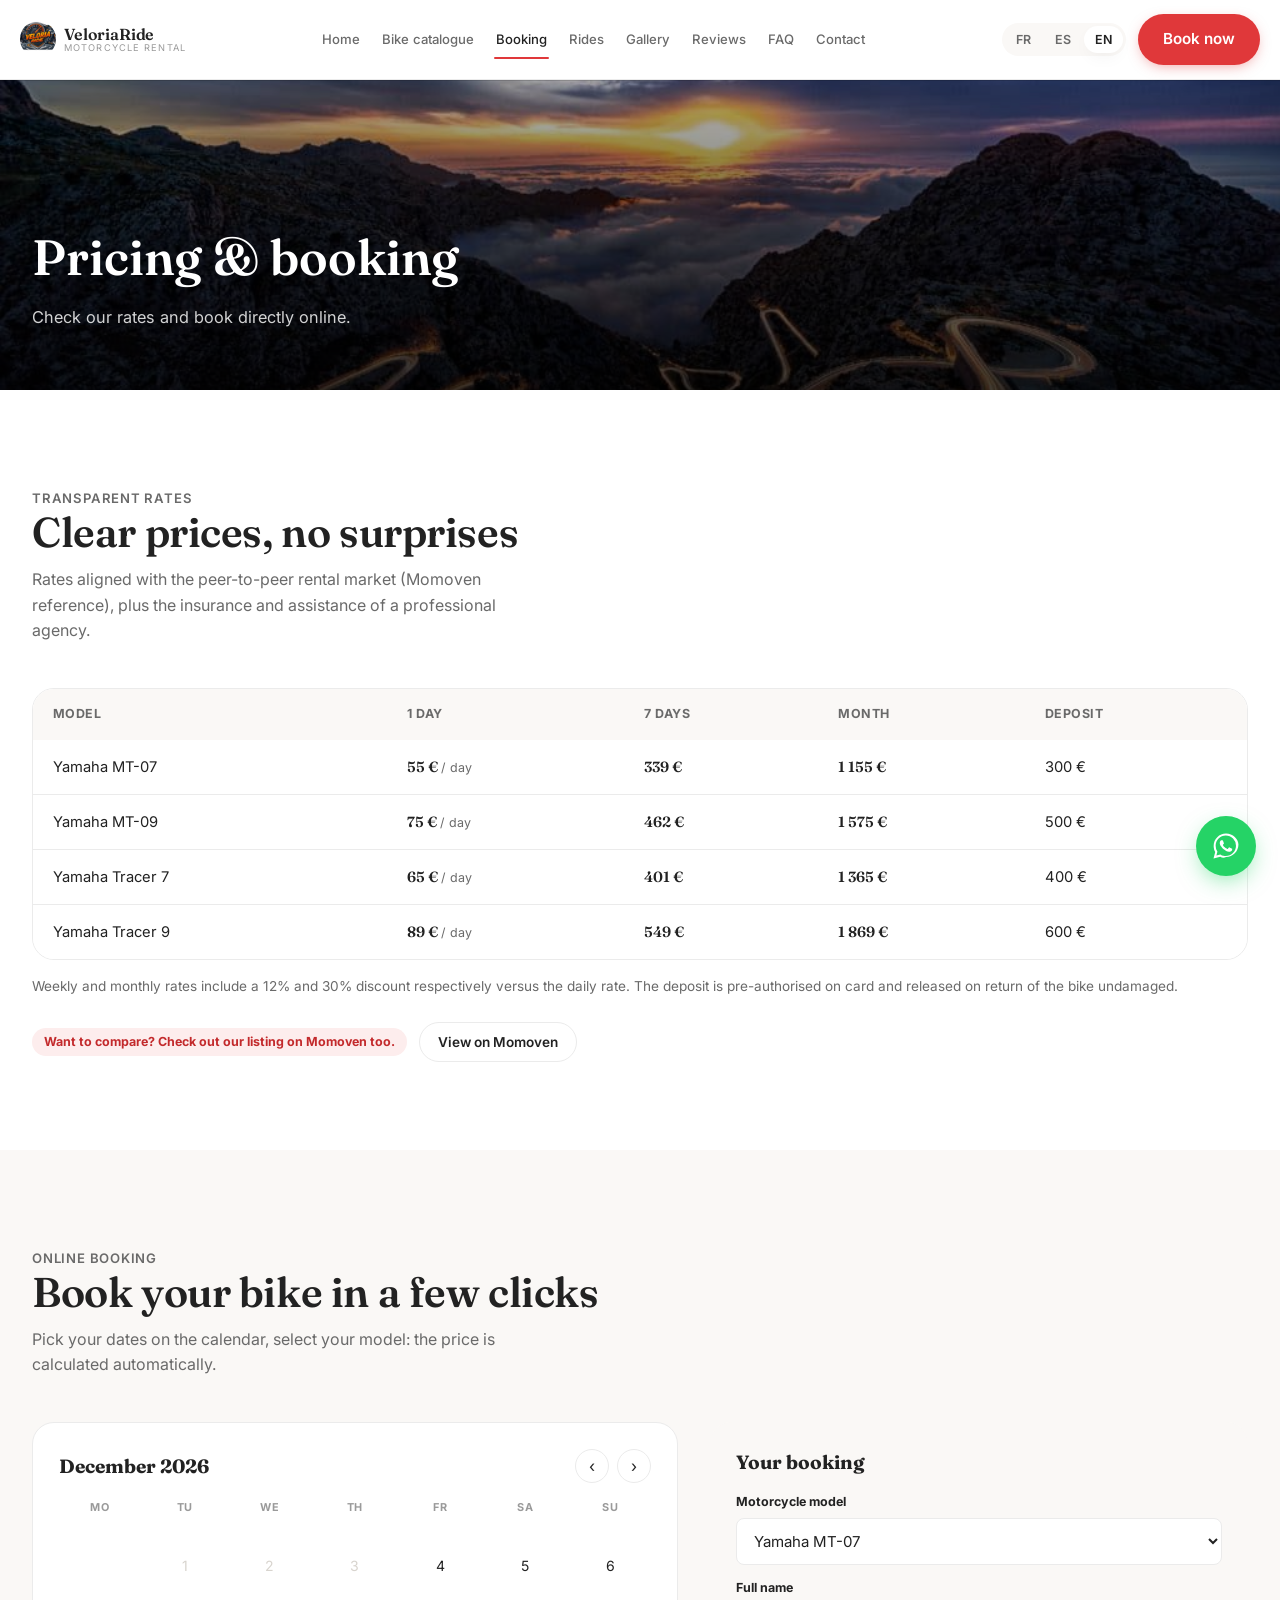
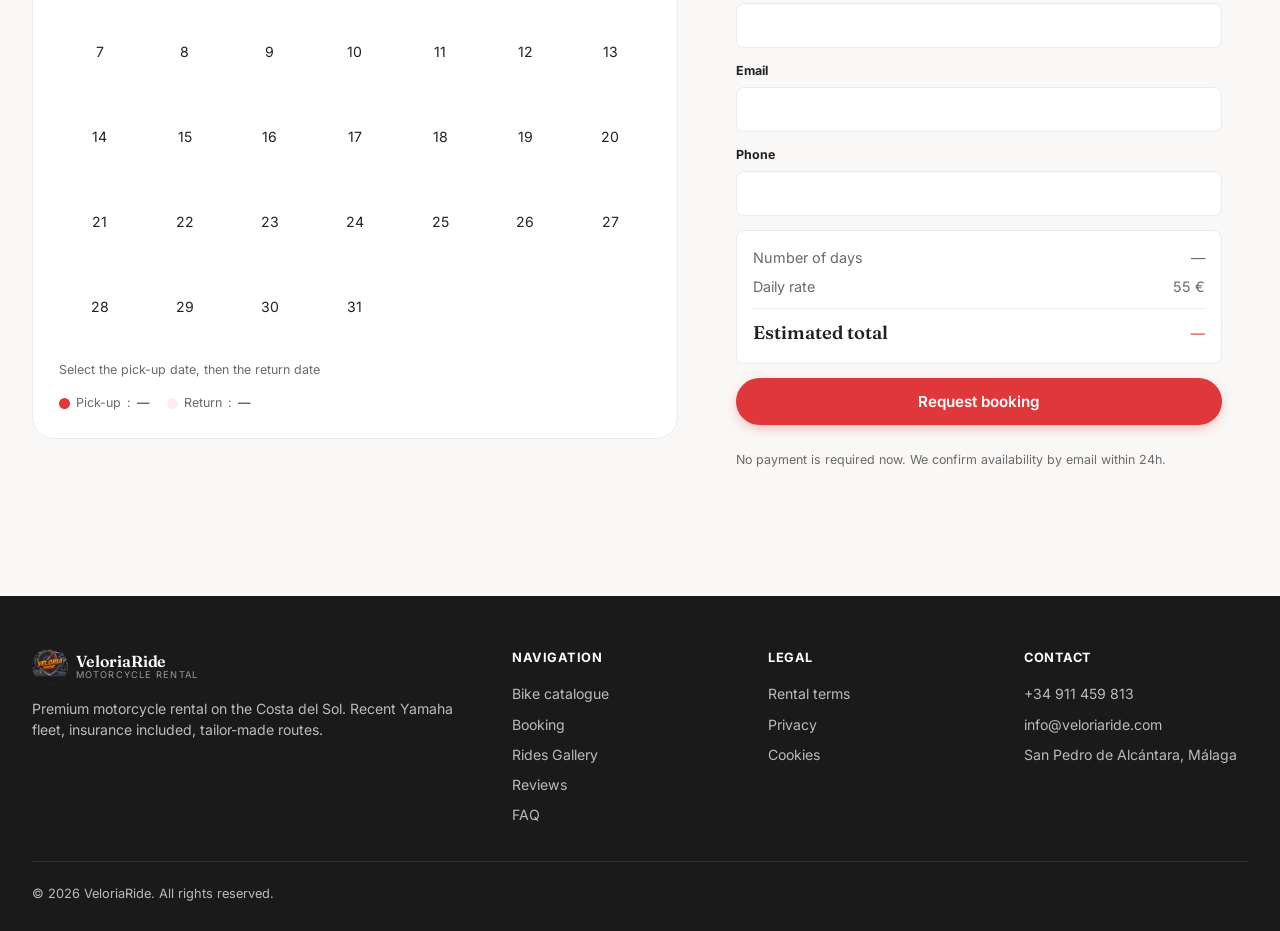
<file: reservation.html>
<!DOCTYPE html>
<html lang="fr">
<head>
<meta charset="UTF-8">
<meta name="viewport" content="width=device-width, initial-scale=1.0">
<title data-i18n="title_booking">Tarifs et réservation — VeloriaRide</title>
<meta name="description" content="Réservez votre moto en ligne en 2 minutes. Tarifs transparents, calendrier de disponibilité en temps réel.">
<link rel="icon" type="image/png" href="./favicon.png">
<link rel="preconnect" href="https://fonts.googleapis.com">
<link rel="preconnect" href="https://fonts.gstatic.com" crossorigin>
<link href="https://fonts.googleapis.com/css2?family=Fraunces:ital,opsz,wght@0,9..144,400;0,9..144,600;1,9..144,500&family=Inter:wght@400;500;600;700&display=swap" rel="stylesheet">
<link rel="stylesheet" href="./css/base.css">
<link rel="stylesheet" href="./css/components.css">
</head>
<body>

<header class="site-header">
  <nav class="nav">
    <a href="index.html" class="logo">
      <span class="logo-mark"><img src="./images/logo-header.png" alt="VeloriaRide logo"></span>
      <span class="logo-text"><strong>VeloriaRide</strong><span>Motorcycle Rental</span></span>
    </a>
    <button class="burger" aria-label="Menu" aria-expanded="false">&#9776;</button>
    <div class="nav-links">
      <a href="index.html" data-i18n="nav_home">Accueil</a>
      <a href="catalogue.html" data-i18n="nav_fleet">Catalogue motos</a>
      <a href="reservation.html" class="active" data-i18n="nav_booking">Réservation</a>
      <a href="balades.html" data-i18n="nav_rides">Balades</a>
      <a href="galerie.html" data-i18n="nav_gallery">Galerie</a>
      <a href="avis.html" data-i18n="nav_reviews">Avis clients</a>
      <a href="faq.html" data-i18n="nav_faq">FAQ</a>
      <a href="contact.html" data-i18n="nav_contact">Contact</a>
      <a href="reservation.html#booking" class="btn btn-primary nav-cta" data-i18n="nav_book">Réserver</a>
    </div>
    <div class="nav-right">
      <div class="lang-switch">
        <button data-lang="fr">FR</button>
        <button data-lang="es">ES</button>
        <button data-lang="en">EN</button>
      </div>
      <a href="reservation.html#booking" class="btn btn-primary" data-i18n="nav_book">Réserver</a>
    </div>
  </nav>
</header>

<section class="page-hero" style="--hero-img:url('../images/route-ronda.jpg')">
  <div class="container">
    <h1 data-i18n="page_booking_title">Tarifs & réservation</h1>
    <p data-i18n="page_booking_sub">Consultez nos tarifs puis réservez directement en ligne.</p>
  </div>
</section>

<!-- ================= PRICING TABLE ================= -->
<section class="section">
  <div class="container">
    <div class="section-head">
      <div>
        <p class="eyebrow" data-i18n="pricing_eyebrow">TARIFS TRANSPARENTS</p>
        <h2 data-i18n="pricing_title">Des prix clairs, sans surprise</h2>
        <p data-i18n="pricing_sub">Tarifs alignés sur le marché de la location entre particuliers.</p>
      </div>
    </div>

    <div class="price-table-wrap">
      <table class="price-table">
        <thead>
          <tr>
            <th data-i18n="th_model">Modèle</th>
            <th data-i18n="th_day">1 jour</th>
            <th data-i18n="th_week">7 jours</th>
            <th data-i18n="th_month">Mois</th>
            <th data-i18n="th_deposit">Caution</th>
          </tr>
        </thead>
        <tbody>
          <tr>
            <td data-i18n="bike_mt07_name">Yamaha MT-07</td>
            <td class="price-cell">55 € <small data-i18n="per_day">/ jour</small></td>
            <td class="price-cell">339 €</td>
            <td class="price-cell">1 155 €</td>
            <td>300 €</td>
          </tr>
          <tr>
            <td data-i18n="bike_mt09_name">Yamaha MT-09</td>
            <td class="price-cell">75 € <small data-i18n="per_day">/ jour</small></td>
            <td class="price-cell">462 €</td>
            <td class="price-cell">1 575 €</td>
            <td>500 €</td>
          </tr>
          <tr>
            <td data-i18n="bike_tracer7_name">Yamaha Tracer 7</td>
            <td class="price-cell">65 € <small data-i18n="per_day">/ jour</small></td>
            <td class="price-cell">401 €</td>
            <td class="price-cell">1 365 €</td>
            <td>400 €</td>
          </tr>
          <tr>
            <td data-i18n="bike_tracer9_name">Yamaha Tracer 9</td>
            <td class="price-cell">89 € <small data-i18n="per_day">/ jour</small></td>
            <td class="price-cell">549 €</td>
            <td class="price-cell">1 869 €</td>
            <td>600 €</td>
          </tr>
        </tbody>
      </table>
    </div>
    <p class="price-note" data-i18n="pricing_note">Les tarifs hebdomadaires et mensuels incluent une remise.</p>

    <!-- Momoven comparison link — see js/main.js MOMOVEN_URL to edit the link -->
    <div style="margin-top:24px; display:flex; align-items:center; gap:12px; flex-wrap:wrap;">
      <span class="badge-soft" data-i18n="momoven_note">Vous voulez comparer ? Consultez aussi notre annonce sur Momoven.</span>
      <a href="#" class="momoven-link btn btn-ghost btn-sm" target="_blank" rel="noopener" data-i18n="momoven_btn">Voir sur Momoven</a>
    </div>
  </div>
</section>

<!-- ================= BOOKING ================= -->
<section class="section section--cream" id="booking">
  <div class="container">
    <div class="section-head">
      <div>
        <p class="eyebrow" data-i18n="booking_eyebrow">RÉSERVATION EN LIGNE</p>
        <h2 data-i18n="booking_title">Réservez votre moto en quelques clics</h2>
        <p data-i18n="booking_sub">Choisissez vos dates dans le calendrier, sélectionnez votre modèle.</p>
      </div>
    </div>

    <div class="booking-wrap">

      <div class="calendar">
        <div class="calendar-head">
          <h3 id="calendarMonthLabel">—</h3>
          <div class="calendar-nav">
            <button id="calPrev" aria-label="Previous month">&#8249;</button>
            <button id="calNext" aria-label="Next month">&#8250;</button>
          </div>
        </div>
        <div class="calendar-grid" id="calendarGrid"></div>
        <div class="calendar-legend">
          <span data-i18n="cal_select_dates">Sélectionnez le départ puis le retour</span>
        </div>
        <div class="calendar-legend">
          <span><span class="dot dot--pick"></span> <span data-i18n="cal_pickup">Départ</span>: <strong id="pickupLabel">—</strong></span>
          <span><span class="dot dot--range"></span> <span data-i18n="cal_return">Retour</span>: <strong id="returnLabel">—</strong></span>
        </div>
      </div>

      <form class="booking-form" id="bookingForm">
        <h3 data-i18n="form_title">Votre réservation</h3>

        <div class="field">
          <label for="bookingModel" data-i18n="form_model">Modèle de moto</label>
          <select id="bookingModel" name="model" required>
            <option value="mt07" data-i18n="bike_mt07_name">Yamaha MT-07</option>
            <option value="mt09" data-i18n="bike_mt09_name">Yamaha MT-09</option>
            <option value="tracer7" data-i18n="bike_tracer7_name">Yamaha Tracer 7</option>
            <option value="tracer9" data-i18n="bike_tracer9_name">Yamaha Tracer 9</option>
          </select>
        </div>

        <input type="hidden" id="pickupDate" name="pickup_date">
        <input type="hidden" id="returnDate" name="return_date">

        <div class="field">
          <label for="fullName" data-i18n="form_name">Nom complet</label>
          <input type="text" id="fullName" name="full_name" required>
        </div>
        <div class="field">
          <label for="email" data-i18n="form_email">E-mail</label>
          <input type="email" id="email" name="email" required>
        </div>
        <div class="field">
          <label for="phone" data-i18n="form_phone">Téléphone</label>
          <input type="tel" id="phone" name="phone" required>
        </div>

        <div class="summary">
          <div class="summary-row"><span data-i18n="summary_days">Nombre de jours</span><span id="summaryDays">—</span></div>
          <div class="summary-row"><span data-i18n="summary_rate">Tarif journalier</span><span id="summaryRate">—</span></div>
          <div class="summary-row total"><span data-i18n="summary_total">Total estimé</span><span id="summaryTotal">—</span></div>
        </div>

        <div class="form-warning" id="bookingWarning"></div>

        <button type="submit" class="btn btn-primary btn-block" data-i18n="form_submit">Demander la réservation</button>
        <p class="form-note" data-i18n="form_note">Aucun paiement n'est requis maintenant.</p>
        <div class="form-success" id="bookingSuccess" data-i18n="form_success">Merci !</div>
      </form>

    </div>
  </div>
</section>

<footer class="site-footer">
  <div class="container">
    <div class="footer-grid">
      <div>
        <div class="logo" style="margin-bottom:14px;">
          <span class="logo-mark"><img src="./images/logo-header.png" alt="VeloriaRide logo"></span>
          <span class="logo-text"><strong style="color:#fff;">VeloriaRide</strong><span>Motorcycle Rental</span></span>
        </div>
        <p data-i18n="footer_about">Location de motos premium sur la Costa del Sol.</p>
      </div>
      <div>
        <h5 data-i18n="footer_nav_h">Navigation</h5>
        <ul>
          <li><a href="catalogue.html" data-i18n="nav_fleet">Catalogue motos</a></li>
          <li><a href="reservation.html" data-i18n="nav_booking">Réservation</a></li>
          <li><a href="balades.html" data-i18n="nav_rides">Balades</a>
      <a href="galerie.html" data-i18n="nav_gallery">Galerie</a></li>
          <li><a href="avis.html" data-i18n="nav_reviews">Avis clients</a></li>
          <li><a href="faq.html" data-i18n="nav_faq">FAQ</a></li>
        </ul>
      </div>
      <div>
        <h5 data-i18n="footer_legal_h">Informations légales</h5>
        <ul>
          <li><a href="conditions.html" data-i18n="footer_legal_terms">Conditions de location</a></li>
          <li><a href="#" data-i18n="footer_legal_privacy">Confidentialité</a></li>
          <li><a href="#" data-i18n="footer_legal_cookies">Cookies</a></li>
        </ul>
      </div>
      <div>
        <h5 data-i18n="footer_contact_h">Contact</h5>
        <ul>
          <li>+34 911 459 813</li>
          <li>info@veloriaride.com</li>
          <li>San Pedro de Alcántara, Málaga</li>
        </ul>
      </div>
    </div>
    <div class="footer-bottom">
      <span>&copy; 2026 VeloriaRide. <span data-i18n="footer_rights">Tous droits réservés.</span></span>
    </div>
  </div>
</footer>

<div class="whatsapp-fab">
  <div class="whatsapp-panel" id="whatsappPanel">
    <div class="whatsapp-panel-head">
      <div class="avatar"><img src="./images/logo-header.png" alt=""></div>
      <div>
        <strong data-i18n="wa_name">VeloriaRide</strong>
        <span data-i18n="wa_status">Répond généralement en quelques minutes</span>
      </div>
    </div>
    <div class="whatsapp-panel-body">
      <div class="whatsapp-msg" data-i18n="wa_message">👋 Bonjour ! Une question ?</div>
    </div>
    <div class="whatsapp-panel-foot">
      <a id="whatsappLink" href="#" target="_blank" rel="noopener" class="btn btn-block" style="background:#25D366; color:#fff;" data-i18n="wa_cta">Démarrer la discussion</a>
    </div>
  </div>
  <button class="whatsapp-bubble" id="whatsappBubble" aria-label="WhatsApp">
    <svg viewBox="0 0 24 24" fill="currentColor"><path d="M12.04 2C6.58 2 2.13 6.45 2.13 11.91c0 1.75.46 3.39 1.26 4.81L2 22l5.42-1.36c1.36.74 2.92 1.16 4.621.16h.01c5.46 0 9.91-4.45 9.91-9.91C21.96 6.45 17.5 2 12.04 2zm0 18.06h-.01c-1.5 0-2.97-.4-4.25-1.16l-.3-.18-3.16.79.84-3.08-.2-.32a8.07 8.07 0 0 1-1.24-4.3c0-4.49 3.65-8.14 8.14-8.14 2.17 0 4.21.85 5.75 2.39a8.07 8.07 0 0 1 2.38 5.75c0 4.49-3.65 8.14-8.14 8.14zm4.47-6.1c-.25-.12-1.45-.72-1.68-.8-.22-.08-.39-.12-.55.12-.16.25-.63.8-.77.96-.14.16-.28.18-.53.06-.25-.12-1.05-.39-2-1.23-.74-.66-1.24-1.47-1.39-1.72-.14-.25-.02-.38.11-.51.11-.11.25-.28.37-.42.12-.14.16-.25.25-.41.08-.16.04-.31-.02-.43-.06-.12-.55-1.32-.75-1.81-.2-.48-.4-.41-.55-.42h-.47c-.16 0-.43.06-.65.31-.22.25-.86.84-.86 2.04 0 1.2.88 2.37 1 2.53.12.16 1.73 2.64 4.19 3.7.58.25 1.04.4 1.4.51.59.19 1.12.16 1.55.1.47-.07 1.45-.59 1.65-1.16.2-.57.2-1.06.14-1.16-.06-.1-.22-.16-.47-.28z"/></svg>
  </button>
</div>

<script src="./js/i18n.js"></script>
<script src="./js/main.js"></script>
</body>
</html>
</file>
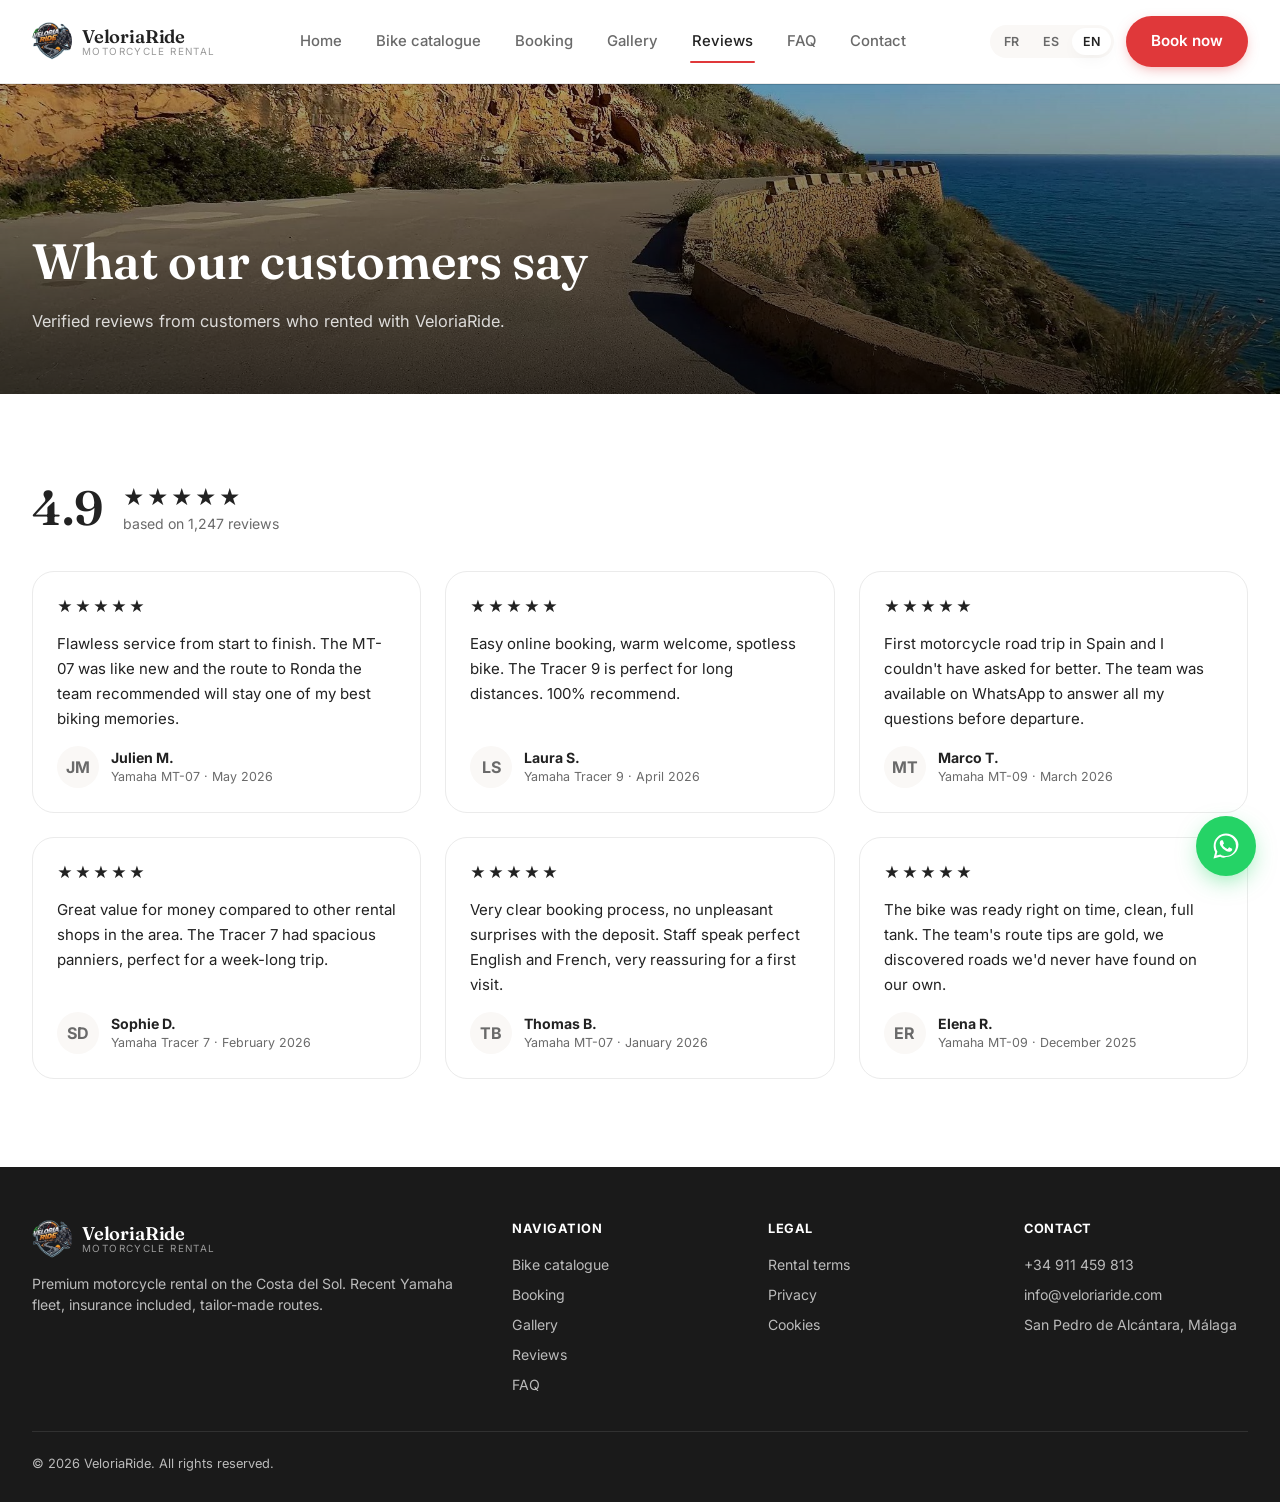
<file: cds-premium/avis.html>
<!DOCTYPE html>
<html lang="fr">
<head>
<meta charset="UTF-8">
<meta name="viewport" content="width=device-width, initial-scale=1.0">
<title data-i18n="title_reviews">Avis clients — VeloriaRide</title>
<meta name="description" content="Découvrez les avis vérifiés de nos clients ayant loué une moto avec VeloriaRide.">
<link rel="icon" type="image/png" href="favicon.png">
<link rel="preconnect" href="https://fonts.googleapis.com">
<link rel="preconnect" href="https://fonts.gstatic.com" crossorigin>
<link href="https://fonts.googleapis.com/css2?family=Fraunces:ital,opsz,wght@0,9..144,400;0,9..144,600;1,9..144,500&family=Inter:wght@400;500;600;700&display=swap" rel="stylesheet">
<link rel="stylesheet" href="css/base.css">
<link rel="stylesheet" href="css/components.css">
</head>
<body>

<header class="site-header">
  <nav class="nav">
    <a href="index.html" class="logo">
      <span class="logo-mark"><img src="images/logo-header.png" alt="VeloriaRide logo"></span>
      <span class="logo-text"><strong>VeloriaRide</strong><span>Motorcycle Rental</span></span>
    </a>
    <button class="burger" aria-label="Menu" aria-expanded="false">&#9776;</button>
    <div class="nav-links">
      <a href="index.html" data-i18n="nav_home">Accueil</a>
      <a href="catalogue.html" data-i18n="nav_fleet">Catalogue motos</a>
      <a href="reservation.html" data-i18n="nav_booking">Réservation</a>
      <a href="galerie.html" data-i18n="nav_gallery">Galerie</a>
      <a href="avis.html" class="active" data-i18n="nav_reviews">Avis clients</a>
      <a href="faq.html" data-i18n="nav_faq">FAQ</a>
      <a href="contact.html" data-i18n="nav_contact">Contact</a>
      <a href="reservation.html#booking" class="btn btn-primary nav-cta" data-i18n="nav_book">Réserver</a>
    </div>
    <div class="nav-right">
      <div class="lang-switch">
        <button data-lang="fr">FR</button>
        <button data-lang="es">ES</button>
        <button data-lang="en">EN</button>
      </div>
      <a href="reservation.html#booking" class="btn btn-primary" data-i18n="nav_book">Réserver</a>
    </div>
  </nav>
</header>

<section class="page-hero" style="--hero-img:url('/images/route-coast.jpg')">
  <div class="container">
    <h1 data-i18n="reviewspage_title">Ce que nos clients en disent</h1>
    <p data-i18n="reviewspage_sub">Avis vérifiés de clients ayant loué chez VeloriaRide.</p>
  </div>
</section>

<section class="section">
  <div class="container">

    <div class="rating-summary">
      <div class="rating-score">4.9</div>
      <div>
        <div class="rating-stars-big">★★★★★</div>
        <div class="rating-count" data-i18n="rating_count_label">basé sur 1 247 avis</div>
      </div>
    </div>

    <div class="reviews-grid">
      <div class="review-card">
        <div class="review-stars">★★★★★</div>
        <p class="review-text" data-i18n="review1_text">Service impeccable du début à la fin.</p>
        <div class="review-author">
          <div class="review-avatar">JM</div>
          <div><div class="review-name" data-i18n="review1_name">Julien M.</div><div class="review-meta" data-i18n="review1_meta">Yamaha MT-07 · Mai 2026</div></div>
        </div>
      </div>
      <div class="review-card">
        <div class="review-stars">★★★★★</div>
        <p class="review-text" data-i18n="review2_text">Réservation simple en ligne.</p>
        <div class="review-author">
          <div class="review-avatar">LS</div>
          <div><div class="review-name" data-i18n="review2_name">Laura S.</div><div class="review-meta" data-i18n="review2_meta">Yamaha Tracer 9 · Avril 2026</div></div>
        </div>
      </div>
      <div class="review-card">
        <div class="review-stars">★★★★★</div>
        <p class="review-text" data-i18n="review3_text">Premier road trip à moto en Espagne.</p>
        <div class="review-author">
          <div class="review-avatar">MT</div>
          <div><div class="review-name" data-i18n="review3_name">Marco T.</div><div class="review-meta" data-i18n="review3_meta">Yamaha MT-09 · Mars 2026</div></div>
        </div>
      </div>
      <div class="review-card">
        <div class="review-stars">★★★★★</div>
        <p class="review-text" data-i18n="review4_text">Très bon rapport qualité-prix.</p>
        <div class="review-author">
          <div class="review-avatar">SD</div>
          <div><div class="review-name" data-i18n="review4_name">Sophie D.</div><div class="review-meta" data-i18n="review4_meta">Yamaha Tracer 7 · Février 2026</div></div>
        </div>
      </div>
      <div class="review-card">
        <div class="review-stars">★★★★★</div>
        <p class="review-text" data-i18n="review5_text">Process de réservation très clair.</p>
        <div class="review-author">
          <div class="review-avatar">TB</div>
          <div><div class="review-name" data-i18n="review5_name">Thomas B.</div><div class="review-meta" data-i18n="review5_meta">Yamaha MT-07 · Janvier 2026</div></div>
        </div>
      </div>
      <div class="review-card">
        <div class="review-stars">★★★★★</div>
        <p class="review-text" data-i18n="review6_text">La moto était prête à l'heure pile.</p>
        <div class="review-author">
          <div class="review-avatar">ER</div>
          <div><div class="review-name" data-i18n="review6_name">Elena R.</div><div class="review-meta" data-i18n="review6_meta">Yamaha MT-09 · Décembre 2025</div></div>
        </div>
      </div>
    </div>

  </div>
</section>

<footer class="site-footer">
  <div class="container">
    <div class="footer-grid">
      <div>
        <div class="logo" style="margin-bottom:14px;">
          <span class="logo-mark"><img src="images/logo-header.png" alt="VeloriaRide logo"></span>
          <span class="logo-text"><strong style="color:#fff;">VeloriaRide</strong><span>Motorcycle Rental</span></span>
        </div>
        <p data-i18n="footer_about">Location de motos premium sur la Costa del Sol.</p>
      </div>
      <div>
        <h5 data-i18n="footer_nav_h">Navigation</h5>
        <ul>
          <li><a href="catalogue.html" data-i18n="nav_fleet">Catalogue motos</a></li>
          <li><a href="reservation.html" data-i18n="nav_booking">Réservation</a></li>
          <li><a href="galerie.html" data-i18n="nav_gallery">Galerie</a></li>
          <li><a href="avis.html" data-i18n="nav_reviews">Avis clients</a></li>
          <li><a href="faq.html" data-i18n="nav_faq">FAQ</a></li>
        </ul>
      </div>
      <div>
        <h5 data-i18n="footer_legal_h">Informations légales</h5>
        <ul>
          <li><a href="conditions.html" data-i18n="footer_legal_terms">Conditions de location</a></li>
          <li><a href="#" data-i18n="footer_legal_privacy">Confidentialité</a></li>
          <li><a href="#" data-i18n="footer_legal_cookies">Cookies</a></li>
        </ul>
      </div>
      <div>
        <h5 data-i18n="footer_contact_h">Contact</h5>
        <ul>
          <li>+34 911 459 813</li>
          <li>info@veloriaride.com</li>
          <li>San Pedro de Alcántara, Málaga</li>
        </ul>
      </div>
    </div>
    <div class="footer-bottom">
      <span>&copy; 2026 VeloriaRide. <span data-i18n="footer_rights">Tous droits réservés.</span></span>
    </div>
  </div>
</footer>

<div class="whatsapp-fab">
  <div class="whatsapp-panel" id="whatsappPanel">
    <div class="whatsapp-panel-head">
      <div class="avatar"><img src="images/logo-header.png" alt=""></div>
      <div>
        <strong data-i18n="wa_name">VeloriaRide</strong>
        <span data-i18n="wa_status">Répond généralement en quelques minutes</span>
      </div>
    </div>
    <div class="whatsapp-panel-body">
      <div class="whatsapp-msg" data-i18n="wa_message">👋 Bonjour ! Une question ?</div>
    </div>
    <div class="whatsapp-panel-foot">
      <a id="whatsappLink" href="#" target="_blank" rel="noopener" class="btn btn-block" style="background:#25D366; color:#fff;" data-i18n="wa_cta">Démarrer la discussion</a>
    </div>
  </div>
  <button class="whatsapp-bubble" id="whatsappBubble" aria-label="WhatsApp">
    <svg viewBox="0 0 24 24" fill="currentColor"><path d="M12.04 2C6.58 2 2.13 6.45 2.13 11.91c0 1.75.46 3.39 1.26 4.81L2 22l5.42-1.36c1.36.74 2.92 1.16 4.621.16h.01c5.46 0 9.91-4.45 9.91-9.91C21.96 6.45 17.5 2 12.04 2zm0 18.06h-.01c-1.5 0-2.97-.4-4.25-1.16l-.3-.18-3.16.79.84-3.08-.2-.32a8.07 8.07 0 0 1-1.24-4.3c0-4.49 3.65-8.14 8.14-8.14 2.17 0 4.21.85 5.75 2.39a8.07 8.07 0 0 1 2.38 5.75c0 4.49-3.65 8.14-8.14 8.14zm4.47-6.1c-.25-.12-1.45-.72-1.68-.8-.22-.08-.39-.12-.55.12-.16.25-.63.8-.77.96-.14.16-.28.18-.53.06-.25-.12-1.05-.39-2-1.23-.74-.66-1.24-1.47-1.39-1.72-.14-.25-.02-.38.11-.51.11-.11.25-.28.37-.42.12-.14.16-.25.25-.41.08-.16.04-.31-.02-.43-.06-.12-.55-1.32-.75-1.81-.2-.48-.4-.41-.55-.42h-.47c-.16 0-.43.06-.65.31-.22.25-.86.84-.86 2.04 0 1.2.88 2.37 1 2.53.12.16 1.73 2.64 4.19 3.7.58.25 1.04.4 1.4.51.59.19 1.12.16 1.55.1.47-.07 1.45-.59 1.65-1.16.2-.57.2-1.06.14-1.16-.06-.1-.22-.16-.47-.28z"/></svg>
  </button>
</div>

<script src="js/i18n.js"></script>
<script src="js/main.js"></script>
</body>
</html>
</file>
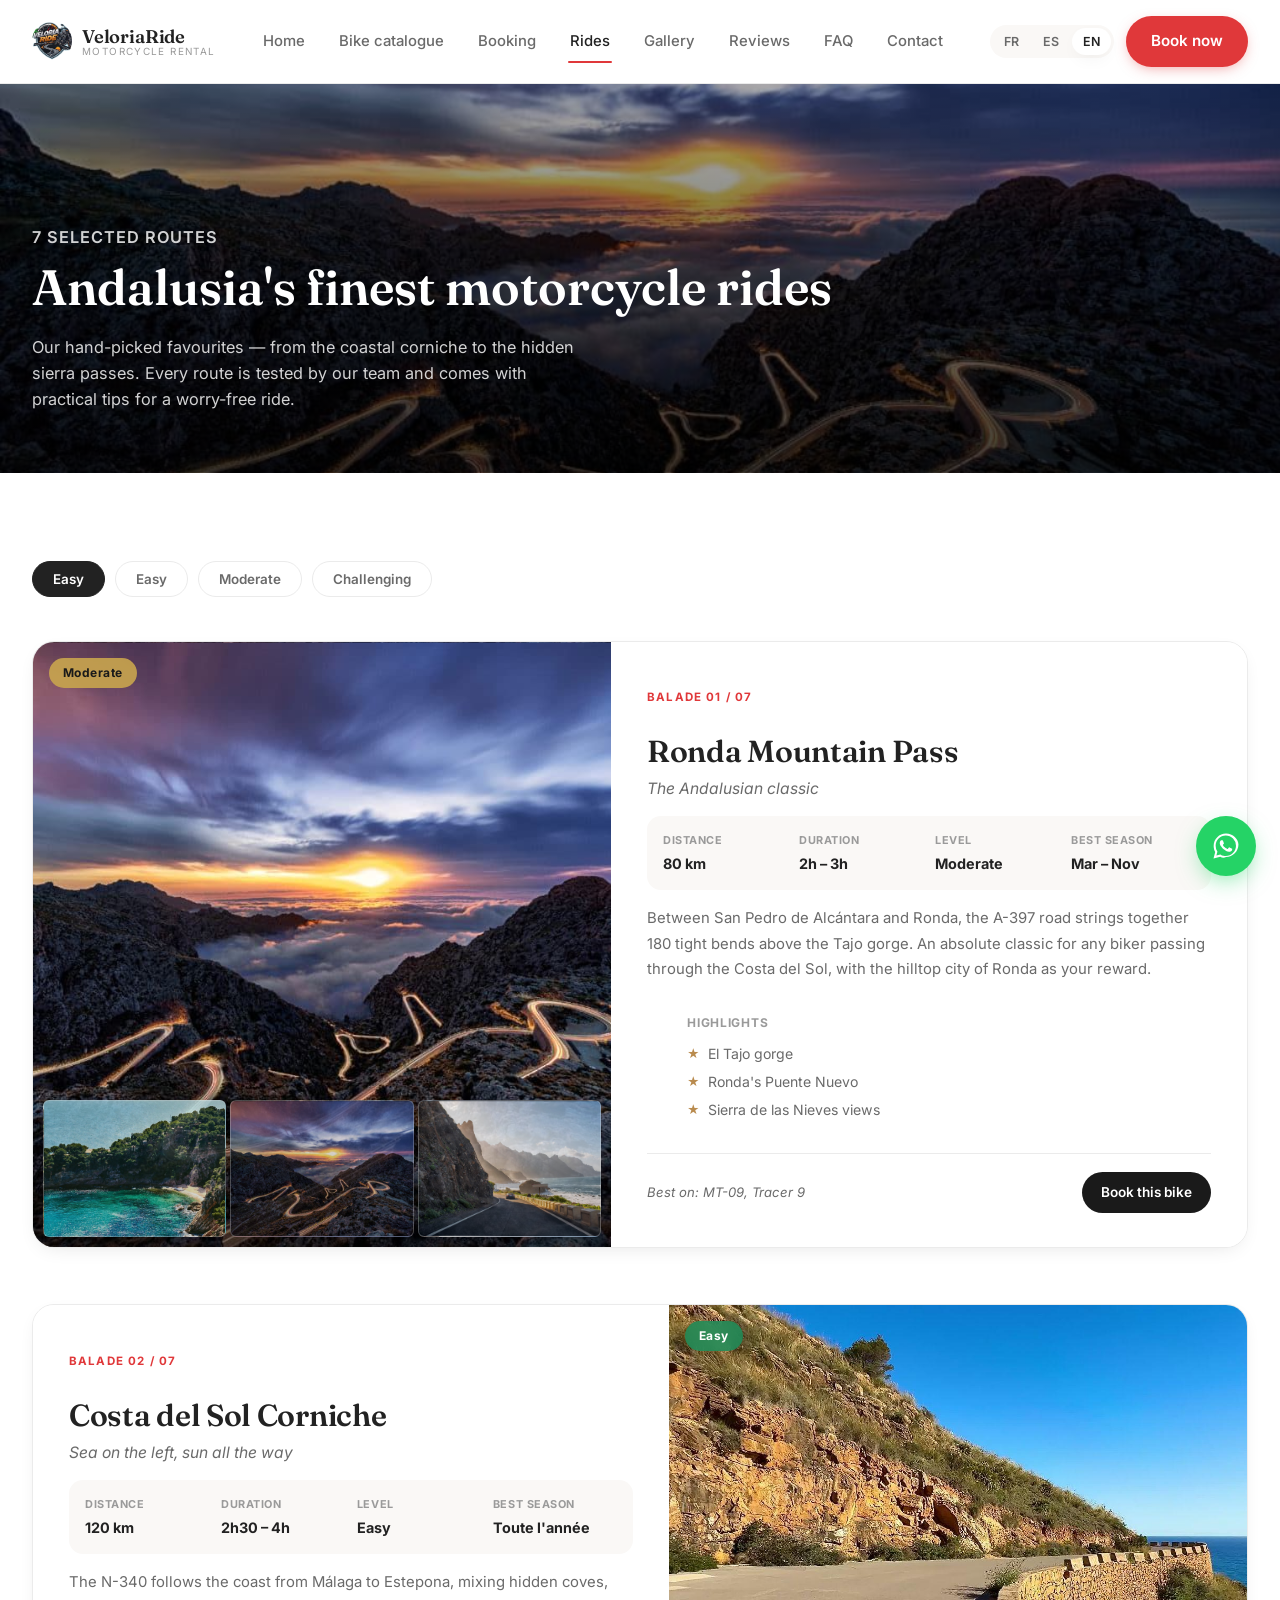
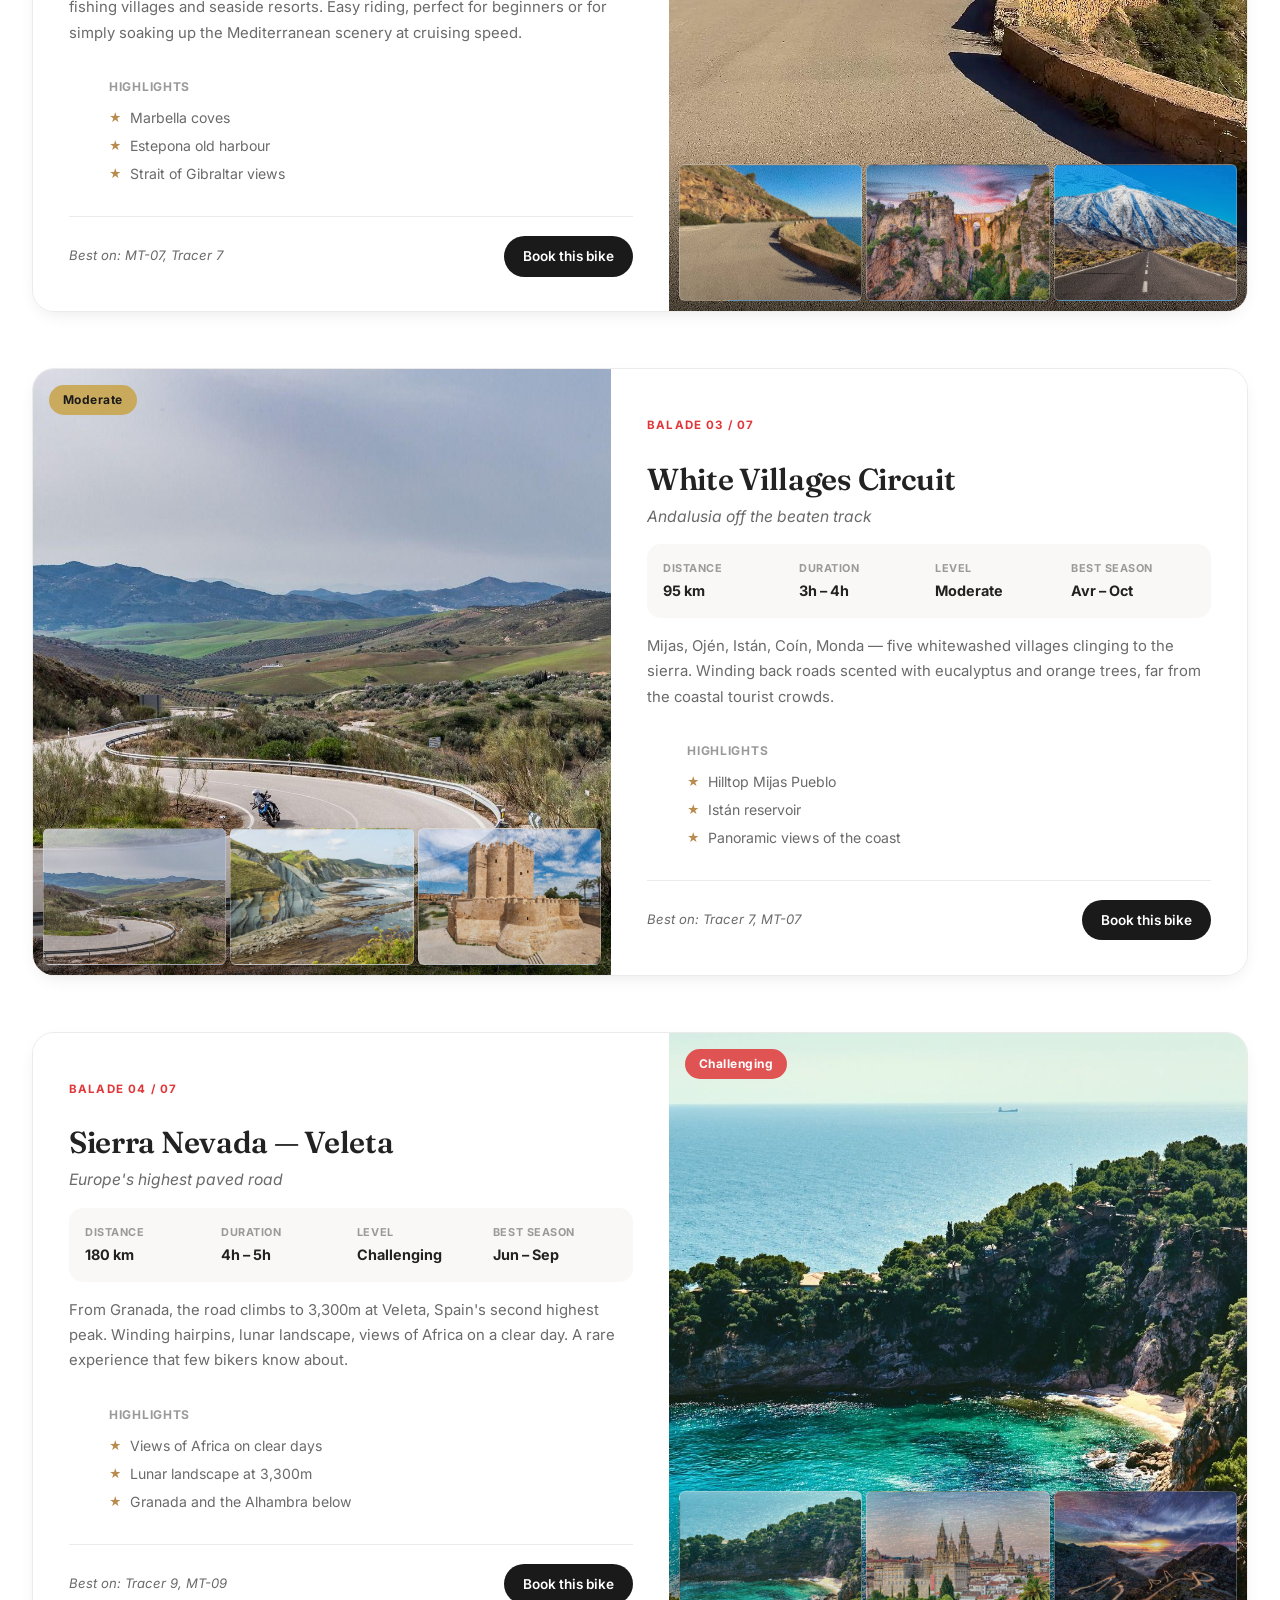
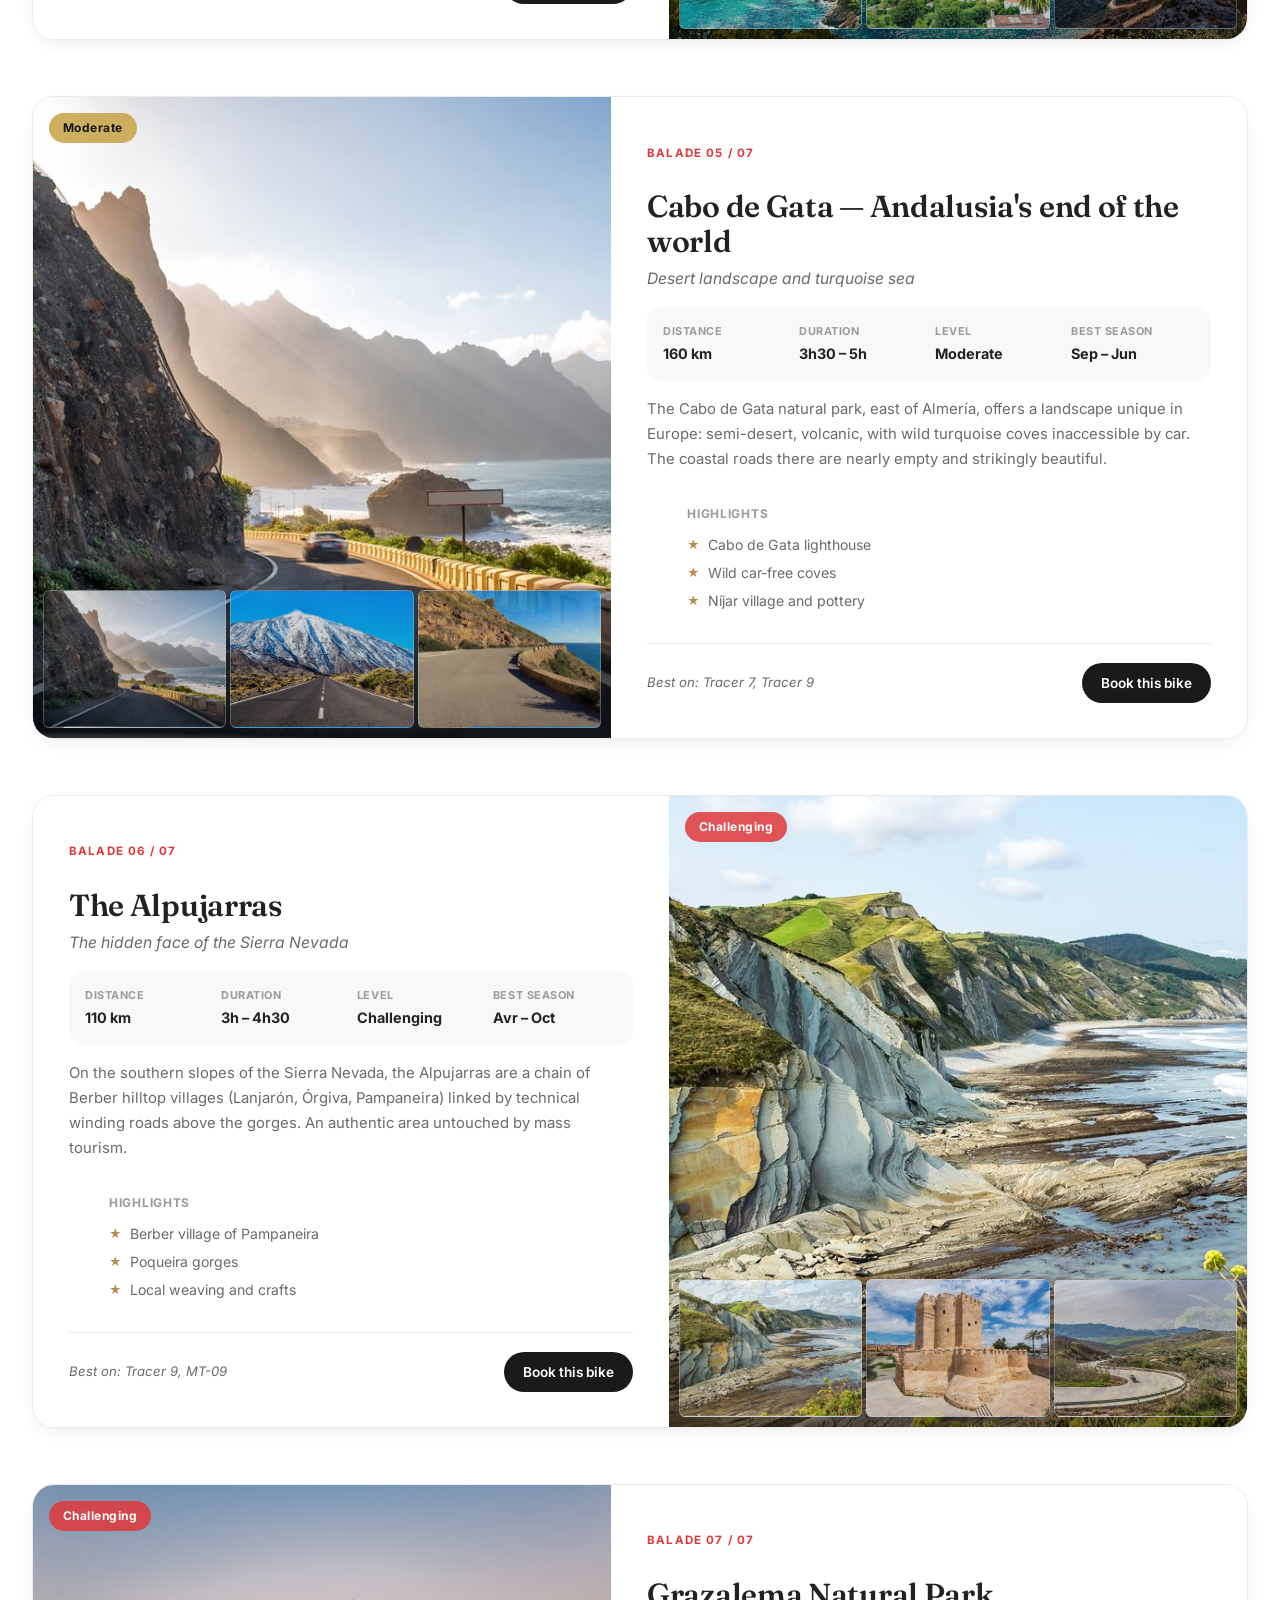
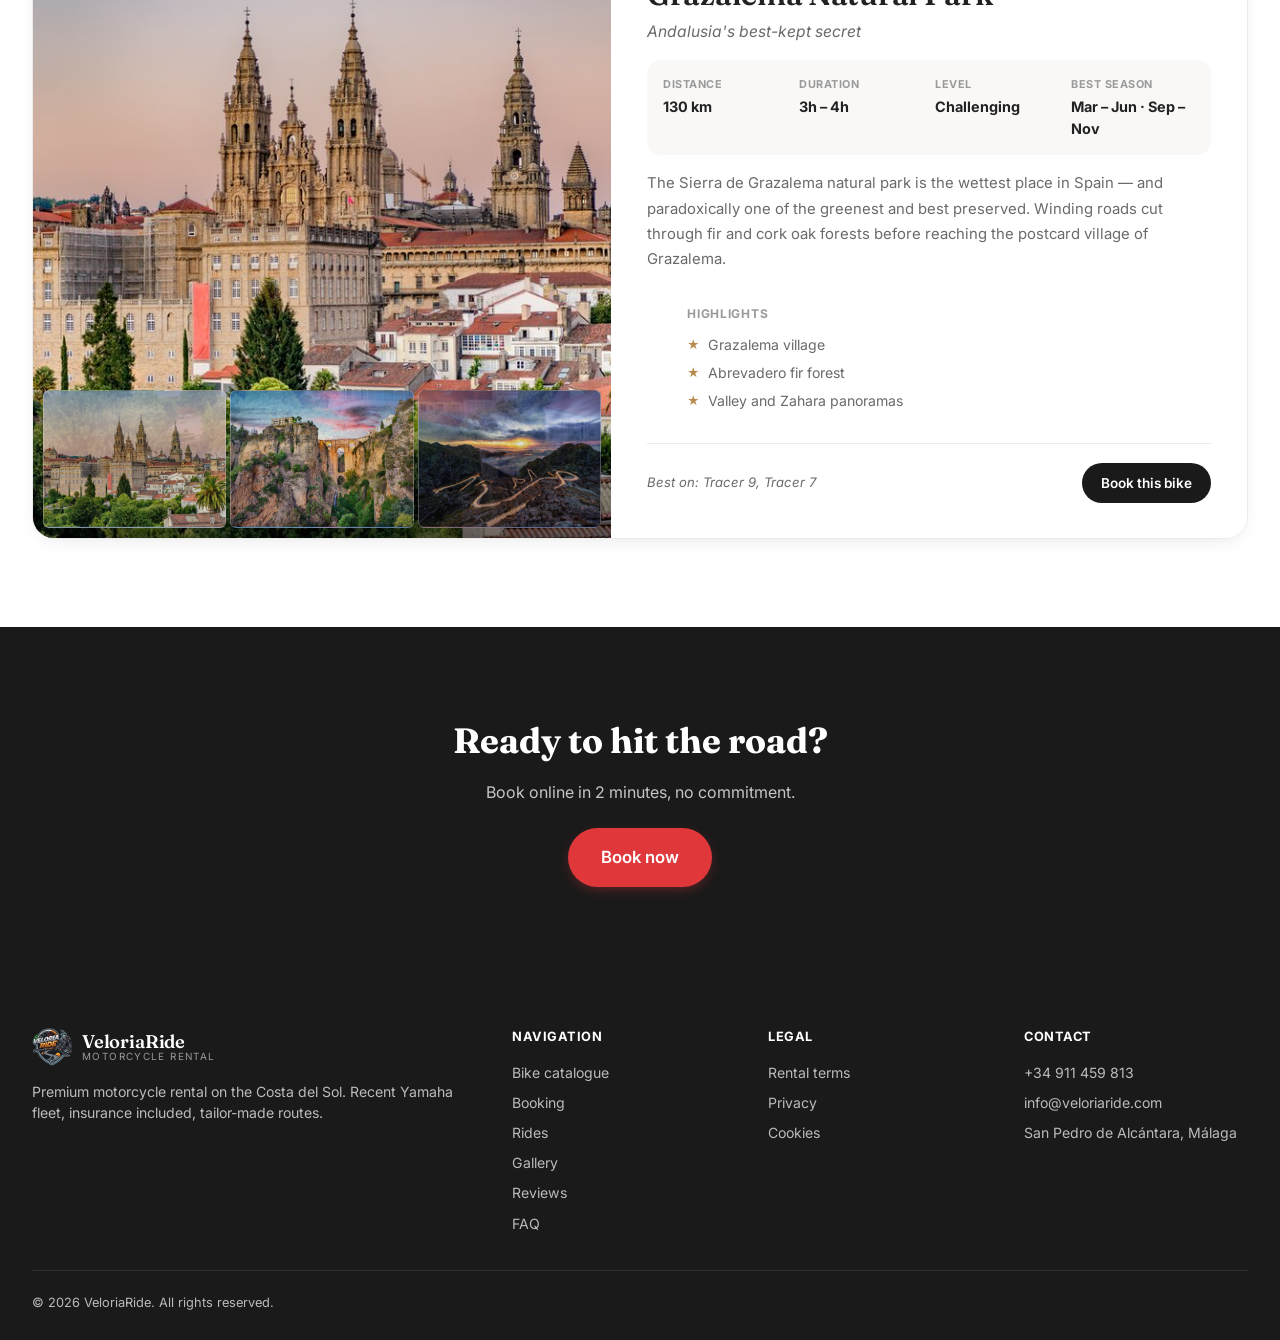
<file: cds-premium/balades.html>
<!DOCTYPE html>
<html lang="fr">
<head>
<meta charset="UTF-8">
<meta name="viewport" content="width=device-width, initial-scale=1.0">
<title data-i18n="title_rides">Balades en Andalousie — VeloriaRide</title>
<meta name="description" content="7 itinéraires moto sélectionnés en Andalousie : Ronda, Costa del Sol, Villages blancs, Sierra Nevada, Cabo de Gata, Alpujarras, Grazalema.">
<link rel="icon" type="image/png" href="favicon.png">
<link rel="preconnect" href="https://fonts.googleapis.com">
<link rel="preconnect" href="https://fonts.gstatic.com" crossorigin>
<link href="https://fonts.googleapis.com/css2?family=Fraunces:ital,opsz,wght@0,9..144,400;0,9..144,600;1,9..144,500&family=Inter:wght@400;500;600;700&display=swap" rel="stylesheet">
<link rel="stylesheet" href="css/base.css">
<link rel="stylesheet" href="css/components.css">
</head>
<body>

<!-- ================= HEADER ================= -->
<header class="site-header">
  <nav class="nav">
    <a href="index.html" class="logo">
      <span class="logo-mark"><img src="images/logo-header.png" alt="VeloriaRide logo"></span>
      <span class="logo-text"><strong>VeloriaRide</strong><span>Motorcycle Rental</span></span>
    </a>
    <button class="burger" aria-label="Menu" aria-expanded="false">&#9776;</button>
    <div class="nav-links">
      <a href="index.html" data-i18n="nav_home">Accueil</a>
      <a href="catalogue.html" data-i18n="nav_fleet">Catalogue motos</a>
      <a href="reservation.html" data-i18n="nav_booking">Réservation</a>
      <a href="balades.html" class="active" data-i18n="nav_rides">Balades</a>
      <a href="galerie.html" data-i18n="nav_gallery">Galerie</a>
      <a href="avis.html" data-i18n="nav_reviews">Avis clients</a>
      <a href="faq.html" data-i18n="nav_faq">FAQ</a>
      <a href="contact.html" data-i18n="nav_contact">Contact</a>
      <a href="reservation.html#booking" class="btn btn-primary nav-cta" data-i18n="nav_book">Réserver</a>
    </div>
    <div class="nav-right">
      <div class="lang-switch">
        <button data-lang="fr">FR</button>
        <button data-lang="es">ES</button>
        <button data-lang="en">EN</button>
      </div>
      <a href="reservation.html#booking" class="btn btn-primary" data-i18n="nav_book">Réserver</a>
    </div>
  </nav>
</header>

<!-- ================= PAGE HERO ================= -->
<section class="page-hero" style="--hero-img:url('/images/route-ronda.jpg')">
  <div class="container">
    <p class="eyebrow" data-i18n="rides_eyebrow">7 ITINÉRAIRES SÉLECTIONNÉS</p>
    <h1 data-i18n="rides_title">Les plus belles balades en moto d'Andalousie</h1>
    <p data-i18n="rides_sub">Nos coups de cœur triés sur le volet — de la corniche côtière aux cols perdus de la sierra.</p>
  </div>
</section>

<!-- ================= RIDES LIST ================= -->
<section class="section">
  <div class="container">

    <!-- Filter buttons -->
    <div class="rides-filter">
      <button class="active" onclick="filterRides('all', this)" data-i18n="diff_easy">Tous</button>
      <button onclick="filterRides('easy', this)" data-i18n="diff_easy">Facile</button>
      <button onclick="filterRides('medium', this)" data-i18n="diff_medium">Modéré</button>
      <button onclick="filterRides('hard', this)" data-i18n="diff_hard">Sportif</button>
    </div>

    <div class="rides-list">

      <!-- ===== RIDE 1 — Ronda ===== -->
      <article class="ride-card" data-diff="medium">
        <div class="ride-photo" style="--ride-img:url('/images/route-ronda.jpg')">
          <!-- PHOTO SLOT: moto sur la A-397 vers Ronda, coucher de soleil -->
          <span class="ride-diff-badge diff-medium" data-i18n="diff_medium">Modéré</span>
          <div class="ride-photo-gallery">
            <div class="ride-thumb" style="--thumb-img:url('/images/gallery-1.jpg')" title="A-397 virages"></div>
            <div class="ride-thumb" style="--thumb-img:url('/images/route-ronda.jpg')" title="Gorges du Tajo"></div>
            <div class="ride-thumb" style="--thumb-img:url('/images/gallery-2.jpg')" title="Ronda ville"></div>
          </div>
        </div>
        <div class="ride-body">
          <p class="ride-num">Balade 01 / 07</p>
          <h2 class="ride-title" data-i18n="r1_name">Col de la Ronda</h2>
          <p class="ride-tagline" data-i18n="r1_tag">L'incontournable andalou</p>
          <div class="ride-stats">
            <div class="ride-stat"><label data-i18n="label_dist">Distance</label><span data-i18n="r1_dist">80 km</span></div>
            <div class="ride-stat"><label data-i18n="label_dur">Durée</label><span data-i18n="r1_dur">2h – 3h</span></div>
            <div class="ride-stat"><label data-i18n="label_diff">Niveau</label><span data-i18n="r1_diff">Modéré</span></div>
            <div class="ride-stat"><label data-i18n="label_best">Saison</label><span>Mar – Nov</span></div>
          </div>
          <p class="ride-desc" data-i18n="r1_desc">Entre San Pedro de Alcántara et Ronda, la route A-397 enchaîne 180 virages serrés au-dessus des gorges du Tajo.</p>
          <ul class="ride-highlights">
            <h5 data-i18n="label_highlights">Points forts</h5>
            <li data-i18n="r1_h1">Gorges du Tajo</li>
            <li data-i18n="r1_h2">Pont Nuevo de Ronda</li>
            <li data-i18n="r1_h3">Vue sur la Sierra de las Nieves</li>
          </ul>
          <div class="ride-footer">
            <p class="ride-bike-tip" data-i18n="r1_bike">Idéale avec : MT-09, Tracer 9</p>
            <a href="reservation.html?model=mt09#booking" class="btn btn-dark btn-sm" data-i18n="label_book">Réserver cette moto</a>
          </div>
        </div>
      </article>

      <!-- ===== RIDE 2 — Corniche côtière ===== -->
      <article class="ride-card" data-diff="easy">
        <div class="ride-photo" style="--ride-img:url('/images/route-coast.jpg')">
          <!-- PHOTO SLOT: vue aérienne corniche méditerranéenne -->
          <span class="ride-diff-badge diff-easy" data-i18n="diff_easy">Facile</span>
          <div class="ride-photo-gallery">
            <div class="ride-thumb" style="--thumb-img:url('/images/route-coast.jpg')" title="Corniche"></div>
            <div class="ride-thumb" style="--thumb-img:url('/images/gallery-4.jpg')" title="Marbella crique"></div>
            <div class="ride-thumb" style="--thumb-img:url('/images/gallery-5.jpg')" title="Estepona"></div>
          </div>
        </div>
        <div class="ride-body">
          <p class="ride-num">Balade 02 / 07</p>
          <h2 class="ride-title" data-i18n="r2_name">Corniche de la Costa del Sol</h2>
          <p class="ride-tagline" data-i18n="r2_tag">Mer à gauche, soleil tout le temps</p>
          <div class="ride-stats">
            <div class="ride-stat"><label data-i18n="label_dist">Distance</label><span data-i18n="r2_dist">120 km</span></div>
            <div class="ride-stat"><label data-i18n="label_dur">Durée</label><span data-i18n="r2_dur">2h30 – 4h</span></div>
            <div class="ride-stat"><label data-i18n="label_diff">Niveau</label><span data-i18n="r2_diff">Facile</span></div>
            <div class="ride-stat"><label data-i18n="label_best">Saison</label><span>Toute l'année</span></div>
          </div>
          <p class="ride-desc" data-i18n="r2_desc">La N-340 longe la côte de Málaga à Estepona, alternant criques secrètes et villages de pêcheurs.</p>
          <ul class="ride-highlights">
            <h5 data-i18n="label_highlights">Points forts</h5>
            <li data-i18n="r2_h1">Criques de Marbella</li>
            <li data-i18n="r2_h2">Vieux-port d'Estepona</li>
            <li data-i18n="r2_h3">Vue sur le détroit de Gibraltar</li>
          </ul>
          <div class="ride-footer">
            <p class="ride-bike-tip" data-i18n="r2_bike">Idéale avec : MT-07, Tracer 7</p>
            <a href="reservation.html?model=mt07#booking" class="btn btn-dark btn-sm" data-i18n="label_book">Réserver cette moto</a>
          </div>
        </div>
      </article>

      <!-- ===== RIDE 3 — Villages blancs ===== -->
      <article class="ride-card" data-diff="medium">
        <div class="ride-photo" style="--ride-img:url('/images/route-villages.jpg')">
          <!-- PHOTO SLOT: village blanc perché dans la sierra -->
          <span class="ride-diff-badge diff-medium" data-i18n="diff_medium">Modéré</span>
          <div class="ride-photo-gallery">
            <div class="ride-thumb" style="--thumb-img:url('/images/route-villages.jpg')" title="Village blanc"></div>
            <div class="ride-thumb" style="--thumb-img:url('/images/gallery-3.jpg')" title="Route sinueuse"></div>
            <div class="ride-thumb" style="--thumb-img:url('/images/gallery-6.jpg')" title="Mijas"></div>
          </div>
        </div>
        <div class="ride-body">
          <p class="ride-num">Balade 03 / 07</p>
          <h2 class="ride-title" data-i18n="r3_name">Circuit des villages blancs</h2>
          <p class="ride-tagline" data-i18n="r3_tag">L'Andalousie hors des sentiers battus</p>
          <div class="ride-stats">
            <div class="ride-stat"><label data-i18n="label_dist">Distance</label><span data-i18n="r3_dist">95 km</span></div>
            <div class="ride-stat"><label data-i18n="label_dur">Durée</label><span data-i18n="r3_dur">3h – 4h</span></div>
            <div class="ride-stat"><label data-i18n="label_diff">Niveau</label><span data-i18n="r3_diff">Modéré</span></div>
            <div class="ride-stat"><label data-i18n="label_best">Saison</label><span>Avr – Oct</span></div>
          </div>
          <p class="ride-desc" data-i18n="r3_desc">Mijas, Ojén, Istán, Coín, Monda — cinq villages aux maisons blanches accrochés dans la sierra.</p>
          <ul class="ride-highlights">
            <h5 data-i18n="label_highlights">Points forts</h5>
            <li data-i18n="r3_h1">Mijas Pueblo perché</li>
            <li data-i18n="r3_h2">Barrage d'Istán</li>
            <li data-i18n="r3_h3">Panoramas sur la Costa</li>
          </ul>
          <div class="ride-footer">
            <p class="ride-bike-tip" data-i18n="r3_bike">Idéale avec : Tracer 7, MT-07</p>
            <a href="reservation.html?model=tracer7#booking" class="btn btn-dark btn-sm" data-i18n="label_book">Réserver cette moto</a>
          </div>
        </div>
      </article>

      <!-- ===== RIDE 4 — Sierra Nevada ===== -->
      <article class="ride-card" data-diff="hard">
        <div class="ride-photo" style="--ride-img:url('/images/gallery-1.jpg')">
          <!-- PHOTO SLOT: route de montagne Sierra Nevada, haute altitude -->
          <span class="ride-diff-badge diff-hard" data-i18n="diff_hard">Sportif</span>
          <div class="ride-photo-gallery">
            <div class="ride-thumb" style="--thumb-img:url('/images/gallery-1.jpg')" title="Sierra Nevada"></div>
            <div class="ride-thumb" style="--thumb-img:url('/images/gallery-7.jpg')" title="Haute altitude"></div>
            <div class="ride-thumb" style="--thumb-img:url('/images/route-ronda.jpg')" title="Panorama"></div>
          </div>
        </div>
        <div class="ride-body">
          <p class="ride-num">Balade 04 / 07</p>
          <h2 class="ride-title" data-i18n="r4_name">Sierra Nevada — Veleta</h2>
          <p class="ride-tagline" data-i18n="r4_tag">La plus haute route goudronnée d'Europe</p>
          <div class="ride-stats">
            <div class="ride-stat"><label data-i18n="label_dist">Distance</label><span data-i18n="r4_dist">180 km</span></div>
            <div class="ride-stat"><label data-i18n="label_dur">Durée</label><span data-i18n="r4_dur">4h – 5h</span></div>
            <div class="ride-stat"><label data-i18n="label_diff">Niveau</label><span data-i18n="r4_diff">Sportif</span></div>
            <div class="ride-stat"><label data-i18n="label_best">Saison</label><span>Jun – Sep</span></div>
          </div>
          <p class="ride-desc" data-i18n="r4_desc">Depuis Granada, la route monte jusqu'à 3 300 m d'altitude au Veleta, second plus haut sommet d'Espagne.</p>
          <ul class="ride-highlights">
            <h5 data-i18n="label_highlights">Points forts</h5>
            <li data-i18n="r4_h1">Vue sur l'Afrique par temps clair</li>
            <li data-i18n="r4_h2">Paysage lunaire à 3 300 m</li>
            <li data-i18n="r4_h3">Granada et l'Alhambra en contrebas</li>
          </ul>
          <div class="ride-footer">
            <p class="ride-bike-tip" data-i18n="r4_bike">Idéale avec : Tracer 9, MT-09</p>
            <a href="reservation.html?model=tracer9#booking" class="btn btn-dark btn-sm" data-i18n="label_book">Réserver cette moto</a>
          </div>
        </div>
      </article>

      <!-- ===== RIDE 5 — Cabo de Gata ===== -->
      <article class="ride-card" data-diff="medium">
        <div class="ride-photo" style="--ride-img:url('/images/gallery-2.jpg')">
          <!-- PHOTO SLOT: littoral désertique Cabo de Gata, mer turquoise -->
          <span class="ride-diff-badge diff-medium" data-i18n="diff_medium">Modéré</span>
          <div class="ride-photo-gallery">
            <div class="ride-thumb" style="--thumb-img:url('/images/gallery-2.jpg')" title="Cabo de Gata"></div>
            <div class="ride-thumb" style="--thumb-img:url('/images/gallery-5.jpg')" title="Crique turquoise"></div>
            <div class="ride-thumb" style="--thumb-img:url('/images/route-coast.jpg')" title="Paysage désertique"></div>
          </div>
        </div>
        <div class="ride-body">
          <p class="ride-num">Balade 05 / 07</p>
          <h2 class="ride-title" data-i18n="r5_name">Cabo de Gata</h2>
          <p class="ride-tagline" data-i18n="r5_tag">Paysage désertique et mer turquoise</p>
          <div class="ride-stats">
            <div class="ride-stat"><label data-i18n="label_dist">Distance</label><span data-i18n="r5_dist">160 km</span></div>
            <div class="ride-stat"><label data-i18n="label_dur">Durée</label><span data-i18n="r5_dur">3h30 – 5h</span></div>
            <div class="ride-stat"><label data-i18n="label_diff">Niveau</label><span data-i18n="r5_diff">Modéré</span></div>
            <div class="ride-stat"><label data-i18n="label_best">Saison</label><span>Sep – Jun</span></div>
          </div>
          <p class="ride-desc" data-i18n="r5_desc">Le parc naturel de Cabo de Gata offre un paysage unique en Europe : semi-désertique, volcanique, avec des criques turquoise sauvages.</p>
          <ul class="ride-highlights">
            <h5 data-i18n="label_highlights">Points forts</h5>
            <li data-i18n="r5_h1">Phare de Cabo de Gata</li>
            <li data-i18n="r5_h2">Criques sauvages sans voitures</li>
            <li data-i18n="r5_h3">Village de Níjar et poteries</li>
          </ul>
          <div class="ride-footer">
            <p class="ride-bike-tip" data-i18n="r5_bike">Idéale avec : Tracer 7, Tracer 9</p>
            <a href="reservation.html?model=tracer7#booking" class="btn btn-dark btn-sm" data-i18n="label_book">Réserver cette moto</a>
          </div>
        </div>
      </article>

      <!-- ===== RIDE 6 — Alpujarras ===== -->
      <article class="ride-card" data-diff="hard">
        <div class="ride-photo" style="--ride-img:url('/images/gallery-3.jpg')">
          <!-- PHOTO SLOT: village berbère sur flanc de montagne -->
          <span class="ride-diff-badge diff-hard" data-i18n="diff_hard">Sportif</span>
          <div class="ride-photo-gallery">
            <div class="ride-thumb" style="--thumb-img:url('/images/gallery-3.jpg')" title="Alpujarras"></div>
            <div class="ride-thumb" style="--thumb-img:url('/images/gallery-6.jpg')" title="Pampaneira"></div>
            <div class="ride-thumb" style="--thumb-img:url('/images/route-villages.jpg')" title="Gorges"></div>
          </div>
        </div>
        <div class="ride-body">
          <p class="ride-num">Balade 06 / 07</p>
          <h2 class="ride-title" data-i18n="r6_name">Les Alpujarras</h2>
          <p class="ride-tagline" data-i18n="r6_tag">La face cachée de la Sierra Nevada</p>
          <div class="ride-stats">
            <div class="ride-stat"><label data-i18n="label_dist">Distance</label><span data-i18n="r6_dist">110 km</span></div>
            <div class="ride-stat"><label data-i18n="label_dur">Durée</label><span data-i18n="r6_dur">3h – 4h30</span></div>
            <div class="ride-stat"><label data-i18n="label_diff">Niveau</label><span data-i18n="r6_diff">Sportif</span></div>
            <div class="ride-stat"><label data-i18n="label_best">Saison</label><span>Avr – Oct</span></div>
          </div>
          <p class="ride-desc" data-i18n="r6_desc">Au pied sud de la Sierra Nevada, une succession de villages berbères perchés reliés par des routes techniques sinueuses.</p>
          <ul class="ride-highlights">
            <h5 data-i18n="label_highlights">Points forts</h5>
            <li data-i18n="r6_h1">Village berbère de Pampaneira</li>
            <li data-i18n="r6_h2">Gorges de Poqueira</li>
            <li data-i18n="r6_h3">Tissages et artisanat local</li>
          </ul>
          <div class="ride-footer">
            <p class="ride-bike-tip" data-i18n="r6_bike">Idéale avec : Tracer 9, MT-09</p>
            <a href="reservation.html?model=tracer9#booking" class="btn btn-dark btn-sm" data-i18n="label_book">Réserver cette moto</a>
          </div>
        </div>
      </article>

      <!-- ===== RIDE 7 — Grazalema ===== -->
      <article class="ride-card" data-diff="hard">
        <div class="ride-photo" style="--ride-img:url('/images/gallery-7.jpg')">
          <!-- PHOTO SLOT: sierra Grazalema, forêt de sapins et falaises -->
          <span class="ride-diff-badge diff-hard" data-i18n="diff_hard">Sportif</span>
          <div class="ride-photo-gallery">
            <div class="ride-thumb" style="--thumb-img:url('/images/gallery-7.jpg')" title="Grazalema"></div>
            <div class="ride-thumb" style="--thumb-img:url('/images/gallery-4.jpg')" title="Forêt pinsapar"></div>
            <div class="ride-thumb" style="--thumb-img:url('/images/route-ronda.jpg')" title="Zahara de la Sierra"></div>
          </div>
        </div>
        <div class="ride-body">
          <p class="ride-num">Balade 07 / 07</p>
          <h2 class="ride-title" data-i18n="r7_name">Parc de Grazalema</h2>
          <p class="ride-tagline" data-i18n="r7_tag">Le secret le mieux gardé d'Andalousie</p>
          <div class="ride-stats">
            <div class="ride-stat"><label data-i18n="label_dist">Distance</label><span data-i18n="r7_dist">130 km</span></div>
            <div class="ride-stat"><label data-i18n="label_dur">Durée</label><span data-i18n="r7_dur">3h – 4h</span></div>
            <div class="ride-stat"><label data-i18n="label_diff">Niveau</label><span data-i18n="r7_diff">Sportif</span></div>
            <div class="ride-stat"><label data-i18n="label_best">Saison</label><span>Mar – Jun · Sep – Nov</span></div>
          </div>
          <p class="ride-desc" data-i18n="r7_desc">Le parc naturel de la Sierra de Grazalema traverse des forêts de sapins et de chênes-lièges avant le village-carte-postale de Grazalema.</p>
          <ul class="ride-highlights">
            <h5 data-i18n="label_highlights">Points forts</h5>
            <li data-i18n="r7_h1">Village de Grazalema</li>
            <li data-i18n="r7_h2">Forêt de sapins de l'Abrevadero</li>
            <li data-i18n="r7_h3">Panoramas sur la vallée et Zahara</li>
          </ul>
          <div class="ride-footer">
            <p class="ride-bike-tip" data-i18n="r7_bike">Idéale avec : Tracer 9, Tracer 7</p>
            <a href="reservation.html?model=tracer9#booking" class="btn btn-dark btn-sm" data-i18n="label_book">Réserver cette moto</a>
          </div>
        </div>
      </article>

    </div><!-- /.rides-list -->
  </div>
</section>

<!-- ================= CTA BAND ================= -->
<section class="section section--dark text-center">
  <div class="container-narrow">
    <h2 style="font-family:var(--f-display); font-size:clamp(1.6rem,3.5vw,2.2rem); margin:0 0 12px;" data-i18n="cta_band_title">Prêt à prendre la route ?</h2>
    <p style="color:rgba(255,255,255,.75); margin:0 0 24px;" data-i18n="cta_band_sub">Réservez en ligne en 2 minutes, sans engagement.</p>
    <a href="reservation.html#booking" class="btn btn-primary btn-lg" data-i18n="cta_band_btn">Réserver maintenant</a>
  </div>
</section>

<!-- ================= FOOTER ================= -->
<footer class="site-footer">
  <div class="container">
    <div class="footer-grid">
      <div>
        <div class="logo" style="margin-bottom:14px;">
          <span class="logo-mark"><img src="images/logo-header.png" alt="VeloriaRide logo"></span>
          <span class="logo-text"><strong style="color:#fff;">VeloriaRide</strong><span>Motorcycle Rental</span></span>
        </div>
        <p data-i18n="footer_about">Location de motos premium sur la Costa del Sol.</p>
      </div>
      <div>
        <h5 data-i18n="footer_nav_h">Navigation</h5>
        <ul>
          <li><a href="catalogue.html" data-i18n="nav_fleet">Catalogue motos</a></li>
          <li><a href="reservation.html" data-i18n="nav_booking">Réservation</a></li>
          <li><a href="balades.html" data-i18n="nav_rides">Balades</a></li>
          <li><a href="galerie.html" data-i18n="nav_gallery">Galerie</a></li>
          <li><a href="avis.html" data-i18n="nav_reviews">Avis clients</a></li>
          <li><a href="faq.html" data-i18n="nav_faq">FAQ</a></li>
        </ul>
      </div>
      <div>
        <h5 data-i18n="footer_legal_h">Informations légales</h5>
        <ul>
          <li><a href="conditions.html" data-i18n="footer_legal_terms">Conditions de location</a></li>
          <li><a href="#" data-i18n="footer_legal_privacy">Confidentialité</a></li>
          <li><a href="#" data-i18n="footer_legal_cookies">Cookies</a></li>
        </ul>
      </div>
      <div>
        <h5 data-i18n="footer_contact_h">Contact</h5>
        <ul>
          <li>+34 911 459 813</li>
          <li>info@veloriaride.com</li>
          <li>San Pedro de Alcántara, Málaga</li>
        </ul>
      </div>
    </div>
    <div class="footer-bottom">
      <span>&copy; 2026 VeloriaRide. <span data-i18n="footer_rights">Tous droits réservés.</span></span>
    </div>
  </div>
</footer>

<!-- ================= WHATSAPP WIDGET ================= -->
<div class="whatsapp-fab">
  <div class="whatsapp-panel" id="whatsappPanel">
    <div class="whatsapp-panel-head">
      <div class="avatar"><img src="images/logo-header.png" alt=""></div>
      <div>
        <strong data-i18n="wa_name">VeloriaRide</strong>
        <span data-i18n="wa_status">Répond généralement en quelques minutes</span>
      </div>
    </div>
    <div class="whatsapp-panel-body">
      <div class="whatsapp-msg" data-i18n="wa_message">👋 Bonjour ! Une question ?</div>
    </div>
    <div class="whatsapp-panel-foot">
      <a id="whatsappLink" href="#" target="_blank" rel="noopener" class="btn btn-block" style="background:#25D366; color:#fff;" data-i18n="wa_cta">Démarrer la discussion</a>
    </div>
  </div>
  <button class="whatsapp-bubble" id="whatsappBubble" aria-label="WhatsApp">
    <svg viewBox="0 0 24 24" fill="currentColor"><path d="M12.04 2C6.58 2 2.13 6.45 2.13 11.91c0 1.75.46 3.39 1.26 4.81L2 22l5.42-1.36c1.36.74 2.92 1.16 4.621.16h.01c5.46 0 9.91-4.45 9.91-9.91C21.96 6.45 17.5 2 12.04 2zm0 18.06h-.01c-1.5 0-2.97-.4-4.25-1.16l-.3-.18-3.16.79.84-3.08-.2-.32a8.07 8.07 0 0 1-1.24-4.3c0-4.49 3.65-8.14 8.14-8.14 2.17 0 4.21.85 5.75 2.39a8.07 8.07 0 0 1 2.38 5.75c0 4.49-3.65 8.14-8.14 8.14zm4.47-6.1c-.25-.12-1.45-.72-1.68-.8-.22-.08-.39-.12-.55.12-.16.25-.63.8-.77.96-.14.16-.28.18-.53.06-.25-.12-1.05-.39-2-1.23-.74-.66-1.24-1.47-1.39-1.72-.14-.25-.02-.38.11-.51.11-.11.25-.28.37-.42.12-.14.16-.25.25-.41.08-.16.04-.31-.02-.43-.06-.12-.55-1.32-.75-1.81-.2-.48-.4-.41-.55-.42h-.47c-.16 0-.43.06-.65.31-.22.25-.86.84-.86 2.04 0 1.2.88 2.37 1 2.53.12.16 1.73 2.64 4.19 3.7.58.25 1.04.4 1.4.51.59.19 1.12.16 1.55.1.47-.07 1.45-.59 1.65-1.16.2-.57.2-1.06.14-1.16-.06-.1-.22-.16-.47-.28z"/></svg>
  </button>
</div>

<script src="js/i18n.js"></script>
<script src="js/main.js"></script>
<script>
/* ---- Filter rides by difficulty ---- */
function filterRides(diff, btn){
  document.querySelectorAll('.rides-filter button').forEach(b => b.classList.remove('active'));
  btn.classList.add('active');
  document.querySelectorAll('.ride-card').forEach(card => {
    card.style.display = (diff === 'all' || card.dataset.diff === diff) ? '' : 'none';
  });
}
</script>
</body>
</html>
</file>
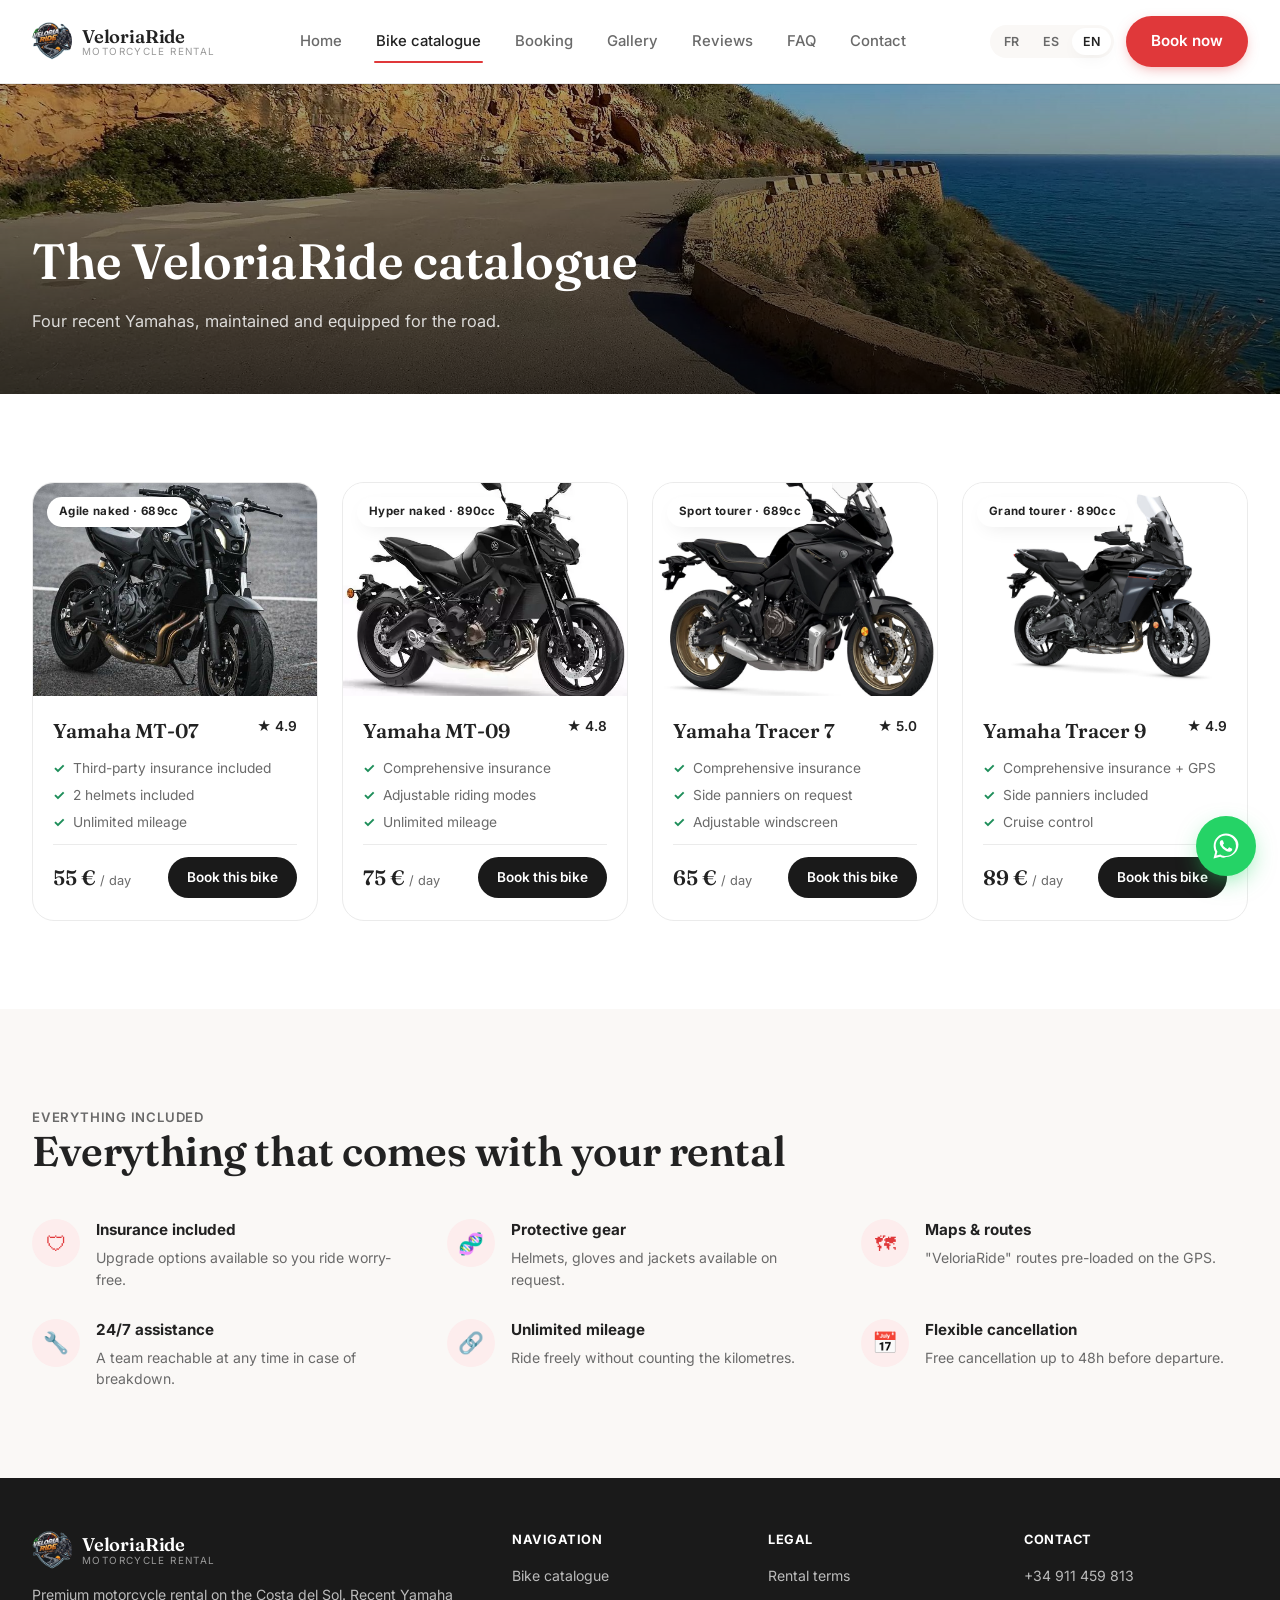
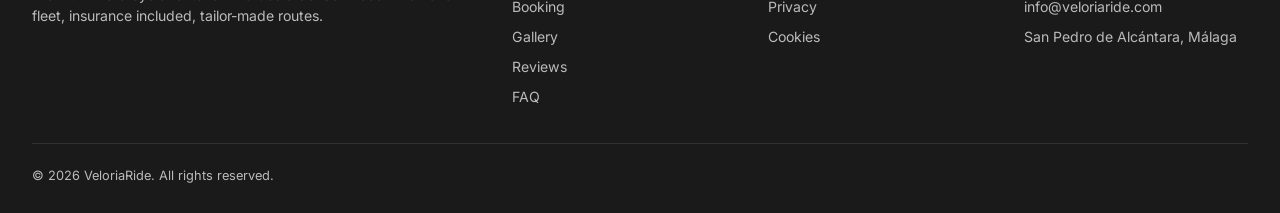
<file: cds-premium/catalogue.html>
<!DOCTYPE html>
<html lang="fr">
<head>
<meta charset="UTF-8">
<meta name="viewport" content="width=device-width, initial-scale=1.0">
<title data-i18n="title_fleet">Catalogue motos — VeloriaRide</title>
<meta name="description" content="Découvrez notre flotte de motos Yamaha : MT-07, MT-09, Tracer 7, Tracer 9. Assurance incluse, kilométrage illimité.">
<link rel="icon" type="image/png" href="favicon.png">
<link rel="preconnect" href="https://fonts.googleapis.com">
<link rel="preconnect" href="https://fonts.gstatic.com" crossorigin>
<link href="https://fonts.googleapis.com/css2?family=Fraunces:ital,opsz,wght@0,9..144,400;0,9..144,600;1,9..144,500&family=Inter:wght@400;500;600;700&display=swap" rel="stylesheet">
<link rel="stylesheet" href="css/base.css">
<link rel="stylesheet" href="css/components.css">
</head>
<body>

<header class="site-header">
  <nav class="nav">
    <a href="index.html" class="logo">
      <span class="logo-mark"><img src="images/logo-header.png" alt="VeloriaRide logo"></span>
      <span class="logo-text"><strong>VeloriaRide</strong><span>Motorcycle Rental</span></span>
    </a>
    <button class="burger" aria-label="Menu" aria-expanded="false">&#9776;</button>
    <div class="nav-links">
      <a href="index.html" data-i18n="nav_home">Accueil</a>
      <a href="catalogue.html" class="active" data-i18n="nav_fleet">Catalogue motos</a>
      <a href="reservation.html" data-i18n="nav_booking">Réservation</a>
      <a href="galerie.html" data-i18n="nav_gallery">Galerie</a>
      <a href="avis.html" data-i18n="nav_reviews">Avis clients</a>
      <a href="faq.html" data-i18n="nav_faq">FAQ</a>
      <a href="contact.html" data-i18n="nav_contact">Contact</a>
      <a href="reservation.html#booking" class="btn btn-primary nav-cta" data-i18n="nav_book">Réserver</a>
    </div>
    <div class="nav-right">
      <div class="lang-switch">
        <button data-lang="fr">FR</button>
        <button data-lang="es">ES</button>
        <button data-lang="en">EN</button>
      </div>
      <a href="reservation.html#booking" class="btn btn-primary" data-i18n="nav_book">Réserver</a>
    </div>
  </nav>
</header>

<section class="page-hero" style="--hero-img:url('/images/route-coast.jpg')">
  <div class="container">
    <h1 data-i18n="page_fleet_title">Le catalogue VeloriaRide</h1>
    <p data-i18n="page_fleet_sub">Quatre Yamaha récentes, entretenues et équipées pour la route.</p>
  </div>
</section>

<section class="section">
  <div class="container">
    <div class="fleet-grid">

      <article class="bike-card">
        <div class="bike-photo" style="--bike-img:url('/images/mt07.jpg')">
          <span class="bike-badge" data-i18n="bike_mt07_tag">Naked agile · 689 cc</span>
        </div>
        <div class="bike-body">
          <div class="bike-top-row">
            <div><h3 class="bike-name" data-i18n="bike_mt07_name">Yamaha MT-07</h3></div>
            <span class="bike-rating"><span class="star">★</span> 4.9</span>
          </div>
          <ul class="bike-features">
            <li data-i18n="bike_mt07_f1">Assurance au tiers incluse</li>
            <li data-i18n="bike_mt07_f2">Casques (2) inclus</li>
            <li data-i18n="bike_mt07_f3">Kilométrage illimité</li>
          </ul>
          <div class="bike-price-row">
            <span class="bike-price">55 € <small data-i18n="per_day">/ jour</small></span>
            <a href="reservation.html?model=mt07#booking" class="btn btn-dark btn-sm" data-i18n="bike_cta">Réserver</a>
          </div>
        </div>
      </article>

      <article class="bike-card">
        <div class="bike-photo" style="--bike-img:url('/images/mt09.jpg')">
          <span class="bike-badge" data-i18n="bike_mt09_tag">Hyper naked · 890 cc</span>
        </div>
        <div class="bike-body">
          <div class="bike-top-row">
            <div><h3 class="bike-name" data-i18n="bike_mt09_name">Yamaha MT-09</h3></div>
            <span class="bike-rating"><span class="star">★</span> 4.8</span>
          </div>
          <ul class="bike-features">
            <li data-i18n="bike_mt09_f1">Assurance tous risques</li>
            <li data-i18n="bike_mt09_f2">Modes de conduite réglables</li>
            <li data-i18n="bike_mt09_f3">Kilométrage illimité</li>
          </ul>
          <div class="bike-price-row">
            <span class="bike-price">75 € <small data-i18n="per_day">/ jour</small></span>
            <a href="reservation.html?model=mt09#booking" class="btn btn-dark btn-sm" data-i18n="bike_cta">Réserver</a>
          </div>
        </div>
      </article>

      <article class="bike-card">
        <div class="bike-photo" style="--bike-img:url('/images/tracer7.jpg')">
          <span class="bike-badge" data-i18n="bike_tracer7_tag">Routière sport · 689 cc</span>
        </div>
        <div class="bike-body">
          <div class="bike-top-row">
            <div><h3 class="bike-name" data-i18n="bike_tracer7_name">Yamaha Tracer 7</h3></div>
            <span class="bike-rating"><span class="star">★</span> 5.0</span>
          </div>
          <ul class="bike-features">
            <li data-i18n="bike_tracer7_f1">Assurance tous risques</li>
            <li data-i18n="bike_tracer7_f2">Valises latérales sur demande</li>
            <li data-i18n="bike_tracer7_f3">Pare-brise réglable</li>
          </ul>
          <div class="bike-price-row">
            <span class="bike-price">65 € <small data-i18n="per_day">/ jour</small></span>
            <a href="reservation.html?model=tracer7#booking" class="btn btn-dark btn-sm" data-i18n="bike_cta">Réserver</a>
          </div>
        </div>
      </article>

      <article class="bike-card">
        <div class="bike-photo" style="--bike-img:url('/images/tracer9.jpg')">
          <span class="bike-badge" data-i18n="bike_tracer9_tag">Grand tourisme · 890 cc</span>
        </div>
        <div class="bike-body">
          <div class="bike-top-row">
            <div><h3 class="bike-name" data-i18n="bike_tracer9_name">Yamaha Tracer 9</h3></div>
            <span class="bike-rating"><span class="star">★</span> 4.9</span>
          </div>
          <ul class="bike-features">
            <li data-i18n="bike_tracer9_f1">Assurance tous risques + GPS</li>
            <li data-i18n="bike_tracer9_f2">Valises latérales incluses</li>
            <li data-i18n="bike_tracer9_f3">Régulateur de vitesse</li>
          </ul>
          <div class="bike-price-row">
            <span class="bike-price">89 € <small data-i18n="per_day">/ jour</small></span>
            <a href="reservation.html?model=tracer9#booking" class="btn btn-dark btn-sm" data-i18n="bike_cta">Réserver</a>
          </div>
        </div>
      </article>

    </div>
  </div>
</section>

<section class="section section--cream">
  <div class="container">
    <div class="section-head">
      <div>
        <p class="eyebrow" data-i18n="included_eyebrow">TOUT EST INCLUS</p>
        <h2 data-i18n="included_title">Tout ce qui vient avec votre location</h2>
      </div>
    </div>
    <div class="included-grid">
      <div class="included-item">
        <div class="included-icon">&#128737;</div>
        <div><h4 data-i18n="inc1_t">Assurance incluse</h4><p data-i18n="inc1_p">Options d'extension disponibles.</p></div>
      </div>
      <div class="included-item">
        <div class="included-icon">&#129516;</div>
        <div><h4 data-i18n="inc2_t">Équipement de protection</h4><p data-i18n="inc2_p">Casques, gants et vestes.</p></div>
      </div>
      <div class="included-item">
        <div class="included-icon">&#128506;</div>
        <div><h4 data-i18n="inc3_t">Cartes et itinéraires</h4><p data-i18n="inc3_p">Itinéraires intégrés au GPS.</p></div>
      </div>
      <div class="included-item">
        <div class="included-icon">&#128295;</div>
        <div><h4 data-i18n="inc4_t">Assistance 24/7</h4><p data-i18n="inc4_p">Équipe joignable à tout moment.</p></div>
      </div>
      <div class="included-item">
        <div class="included-icon">&#128279;</div>
        <div><h4 data-i18n="inc5_t">Kilométrage illimité</h4><p data-i18n="inc5_p">Roulez sans compter.</p></div>
      </div>
      <div class="included-item">
        <div class="included-icon">&#128197;</div>
        <div><h4 data-i18n="inc6_t">Annulation flexible</h4><p data-i18n="inc6_p">Jusqu'à 48h avant le départ.</p></div>
      </div>
    </div>
  </div>
</section>

<footer class="site-footer">
  <div class="container">
    <div class="footer-grid">
      <div>
        <div class="logo" style="margin-bottom:14px;">
          <span class="logo-mark"><img src="images/logo-header.png" alt="VeloriaRide logo"></span>
          <span class="logo-text"><strong style="color:#fff;">VeloriaRide</strong><span>Motorcycle Rental</span></span>
        </div>
        <p data-i18n="footer_about">Location de motos premium sur la Costa del Sol.</p>
      </div>
      <div>
        <h5 data-i18n="footer_nav_h">Navigation</h5>
        <ul>
          <li><a href="catalogue.html" data-i18n="nav_fleet">Catalogue motos</a></li>
          <li><a href="reservation.html" data-i18n="nav_booking">Réservation</a></li>
          <li><a href="galerie.html" data-i18n="nav_gallery">Galerie</a></li>
          <li><a href="avis.html" data-i18n="nav_reviews">Avis clients</a></li>
          <li><a href="faq.html" data-i18n="nav_faq">FAQ</a></li>
        </ul>
      </div>
      <div>
        <h5 data-i18n="footer_legal_h">Informations légales</h5>
        <ul>
          <li><a href="conditions.html" data-i18n="footer_legal_terms">Conditions de location</a></li>
          <li><a href="#" data-i18n="footer_legal_privacy">Confidentialité</a></li>
          <li><a href="#" data-i18n="footer_legal_cookies">Cookies</a></li>
        </ul>
      </div>
      <div>
        <h5 data-i18n="footer_contact_h">Contact</h5>
        <ul>
          <li>+34 911 459 813</li>
          <li>info@veloriaride.com</li>
          <li>San Pedro de Alcántara, Málaga</li>
        </ul>
      </div>
    </div>
    <div class="footer-bottom">
      <span>&copy; 2026 VeloriaRide. <span data-i18n="footer_rights">Tous droits réservés.</span></span>
    </div>
  </div>
</footer>

<div class="whatsapp-fab">
  <div class="whatsapp-panel" id="whatsappPanel">
    <div class="whatsapp-panel-head">
      <div class="avatar"><img src="images/logo-header.png" alt=""></div>
      <div>
        <strong data-i18n="wa_name">VeloriaRide</strong>
        <span data-i18n="wa_status">Répond généralement en quelques minutes</span>
      </div>
    </div>
    <div class="whatsapp-panel-body">
      <div class="whatsapp-msg" data-i18n="wa_message">👋 Bonjour ! Une question ?</div>
    </div>
    <div class="whatsapp-panel-foot">
      <a id="whatsappLink" href="#" target="_blank" rel="noopener" class="btn btn-block" style="background:#25D366; color:#fff;" data-i18n="wa_cta">Démarrer la discussion</a>
    </div>
  </div>
  <button class="whatsapp-bubble" id="whatsappBubble" aria-label="WhatsApp">
    <svg viewBox="0 0 24 24" fill="currentColor"><path d="M12.04 2C6.58 2 2.13 6.45 2.13 11.91c0 1.75.46 3.39 1.26 4.81L2 22l5.42-1.36c1.36.74 2.92 1.16 4.621.16h.01c5.46 0 9.91-4.45 9.91-9.91C21.96 6.45 17.5 2 12.04 2zm0 18.06h-.01c-1.5 0-2.97-.4-4.25-1.16l-.3-.18-3.16.79.84-3.08-.2-.32a8.07 8.07 0 0 1-1.24-4.3c0-4.49 3.65-8.14 8.14-8.14 2.17 0 4.21.85 5.75 2.39a8.07 8.07 0 0 1 2.38 5.75c0 4.49-3.65 8.14-8.14 8.14zm4.47-6.1c-.25-.12-1.45-.72-1.68-.8-.22-.08-.39-.12-.55.12-.16.25-.63.8-.77.96-.14.16-.28.18-.53.06-.25-.12-1.05-.39-2-1.23-.74-.66-1.24-1.47-1.39-1.72-.14-.25-.02-.38.11-.51.11-.11.25-.28.37-.42.12-.14.16-.25.25-.41.08-.16.04-.31-.02-.43-.06-.12-.55-1.32-.75-1.81-.2-.48-.4-.41-.55-.42h-.47c-.16 0-.43.06-.65.31-.22.25-.86.84-.86 2.04 0 1.2.88 2.37 1 2.53.12.16 1.73 2.64 4.19 3.7.58.25 1.04.4 1.4.51.59.19 1.12.16 1.55.1.47-.07 1.45-.59 1.65-1.16.2-.57.2-1.06.14-1.16-.06-.1-.22-.16-.47-.28z"/></svg>
  </button>
</div>

<script src="js/i18n.js"></script>
<script src="js/main.js"></script>
</body>
</html>
</file>
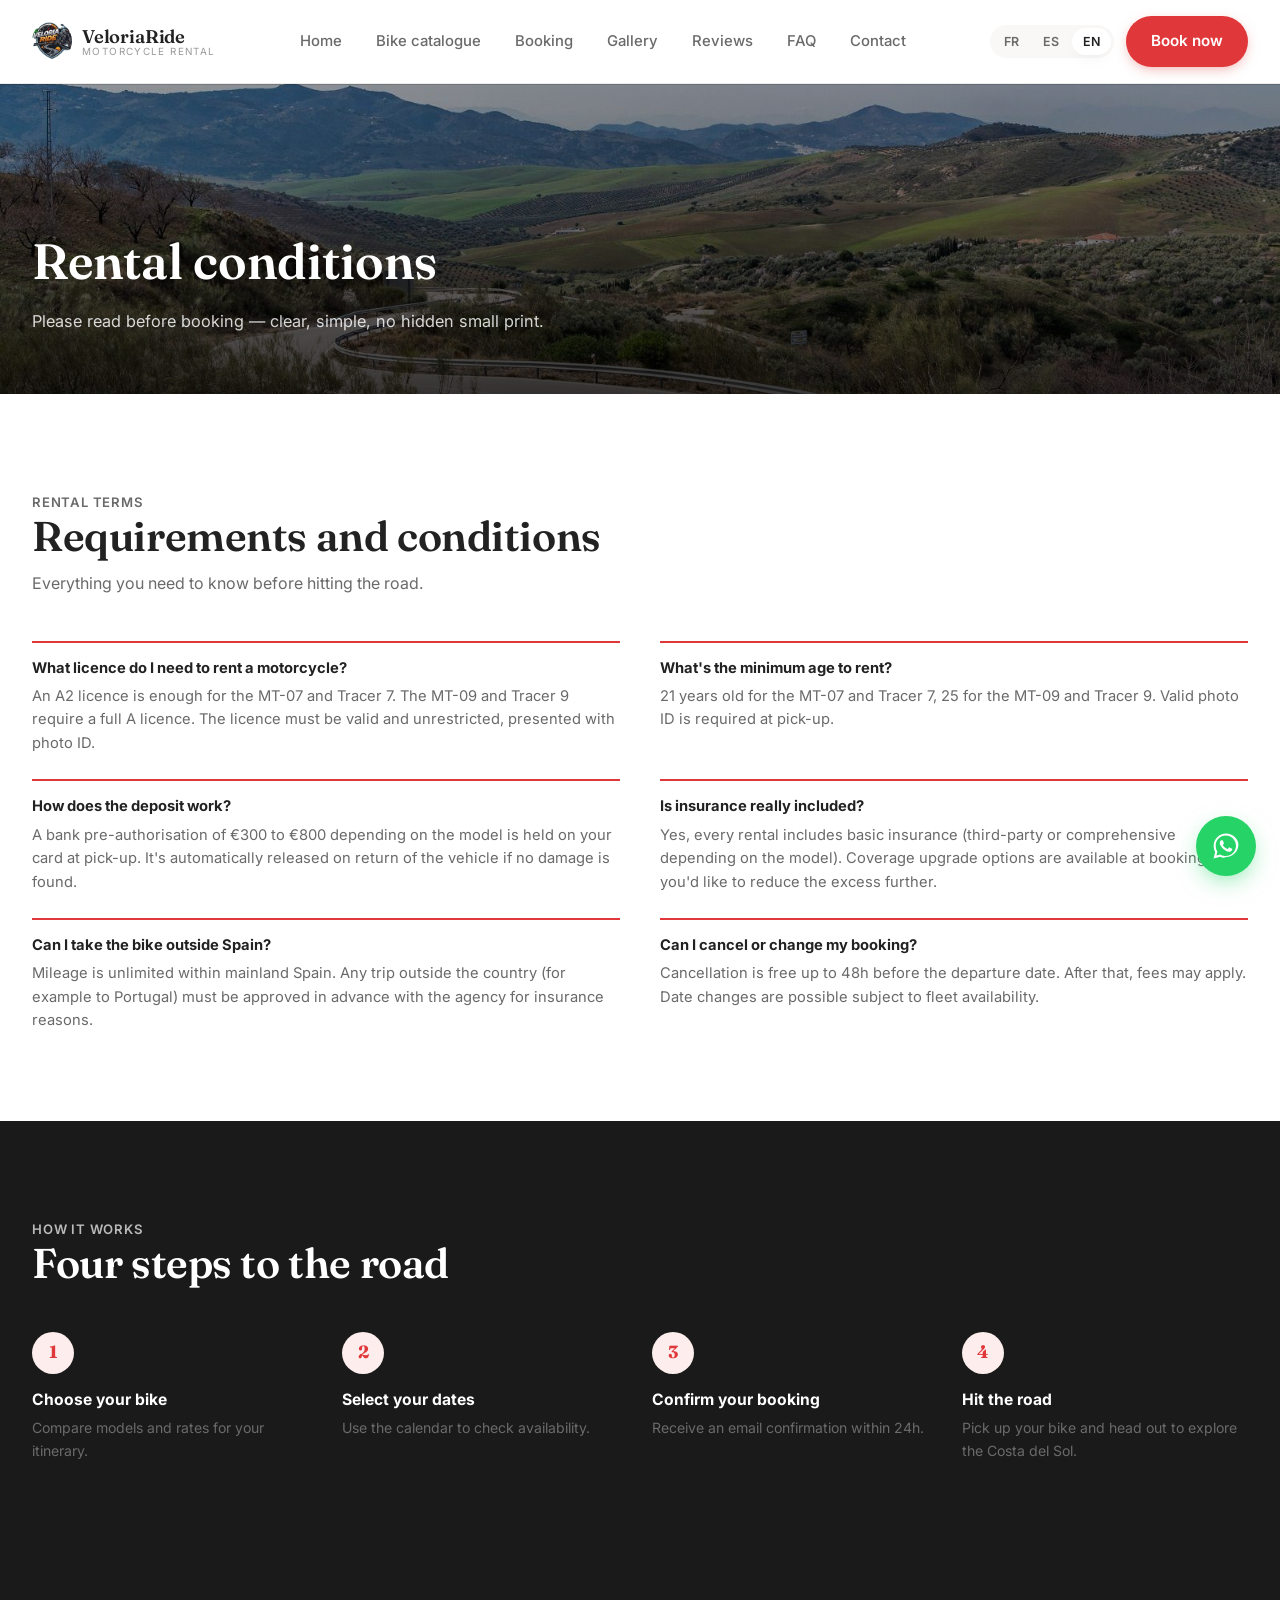
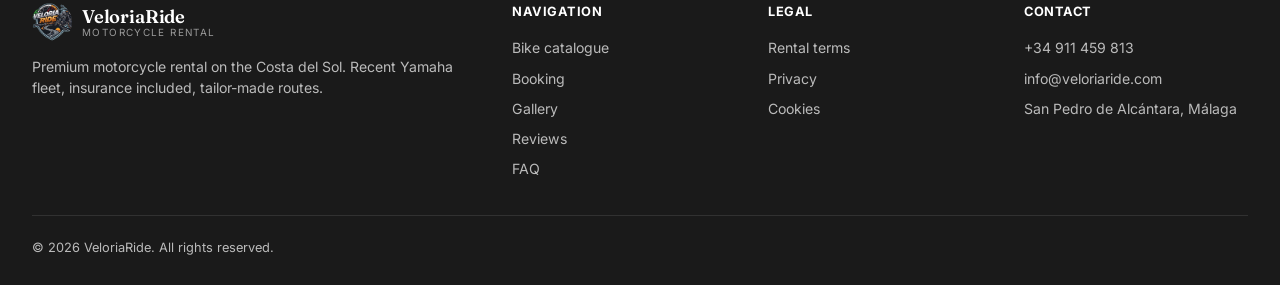
<file: cds-premium/conditions.html>
<!DOCTYPE html>
<html lang="fr">
<head>
<meta charset="UTF-8">
<meta name="viewport" content="width=device-width, initial-scale=1.0">
<title data-i18n="title_conditions">Conditions de location — VeloriaRide</title>
<meta name="description" content="Conditions de location de moto : permis requis, âge minimum, caution, politique de carburant, kilométrage.">
<link rel="icon" type="image/png" href="favicon.png">
<link rel="preconnect" href="https://fonts.googleapis.com">
<link rel="preconnect" href="https://fonts.gstatic.com" crossorigin>
<link href="https://fonts.googleapis.com/css2?family=Fraunces:ital,opsz,wght@0,9..144,400;0,9..144,600;1,9..144,500&family=Inter:wght@400;500;600;700&display=swap" rel="stylesheet">
<link rel="stylesheet" href="css/base.css">
<link rel="stylesheet" href="css/components.css">
<style>
  .req-grid{ display:grid; grid-template-columns:1fr 1fr; gap:24px 40px; }
  @media (max-width:760px){ .req-grid{ grid-template-columns:1fr; } }
  .req-item{ border-top:2px solid var(--c-accent); padding-top:14px; }
  .req-item h4{ font-size:.92rem; font-weight:700; margin:0 0 6px; }
  .req-item p{ margin:0; font-size:.92rem; color:var(--c-ink-soft); line-height:1.6; }
</style>
</head>
<body>

<header class="site-header">
  <nav class="nav">
    <a href="index.html" class="logo">
      <span class="logo-mark"><img src="images/logo-header.png" alt="VeloriaRide logo"></span>
      <span class="logo-text"><strong>VeloriaRide</strong><span>Motorcycle Rental</span></span>
    </a>
    <button class="burger" aria-label="Menu" aria-expanded="false">&#9776;</button>
    <div class="nav-links">
      <a href="index.html" data-i18n="nav_home">Accueil</a>
      <a href="catalogue.html" data-i18n="nav_fleet">Catalogue motos</a>
      <a href="reservation.html" data-i18n="nav_booking">Réservation</a>
      <a href="galerie.html" data-i18n="nav_gallery">Galerie</a>
      <a href="avis.html" data-i18n="nav_reviews">Avis clients</a>
      <a href="faq.html" data-i18n="nav_faq">FAQ</a>
      <a href="contact.html" data-i18n="nav_contact">Contact</a>
      <a href="reservation.html#booking" class="btn btn-primary nav-cta" data-i18n="nav_book">Réserver</a>
    </div>
    <div class="nav-right">
      <div class="lang-switch">
        <button data-lang="fr">FR</button>
        <button data-lang="es">ES</button>
        <button data-lang="en">EN</button>
      </div>
      <a href="reservation.html#booking" class="btn btn-primary" data-i18n="nav_book">Réserver</a>
    </div>
  </nav>
</header>

<section class="page-hero" style="--hero-img:url('/images/route-villages.jpg')">
  <div class="container">
    <h1 data-i18n="page_conditions_title">Conditions de location</h1>
    <p data-i18n="page_conditions_sub">À lire avant de réserver — clair, simple, sans petites lignes cachées.</p>
  </div>
</section>

<section class="section">
  <div class="container">
    <div class="section-head">
      <div>
        <p class="eyebrow" data-i18n="cond_eyebrow">CONDITIONS DE LOCATION</p>
        <h2 data-i18n="cond_title">Conditions et exigences</h2>
        <p data-i18n="cond_sub">Tout ce qu'il faut savoir avant de prendre la route.</p>
      </div>
    </div>

    <div class="req-grid">
      <div class="req-item">
        <h4 data-i18n="faq1_q">Quel permis faut-il pour louer une moto ?</h4>
        <p data-i18n="faq1_a">Un permis A2 suffit pour la MT-07 et la Tracer 7.</p>
      </div>
      <div class="req-item">
        <h4 data-i18n="faq2_q">Quel est l'âge minimum pour louer ?</h4>
        <p data-i18n="faq2_a">21 ans pour la MT-07 et la Tracer 7.</p>
      </div>
      <div class="req-item">
        <h4 data-i18n="faq3_q">Comment fonctionne la caution ?</h4>
        <p data-i18n="faq3_a">Une pré-autorisation bancaire est bloquée.</p>
      </div>
      <div class="req-item">
        <h4 data-i18n="faq4_q">L'assurance est-elle vraiment incluse ?</h4>
        <p data-i18n="faq4_a">Oui, chaque location inclut une assurance de base.</p>
      </div>
      <div class="req-item">
        <h4 data-i18n="faq6_q">Puis-je sortir d'Espagne avec la moto ?</h4>
        <p data-i18n="faq6_a">Le kilométrage est illimité sur le territoire espagnol.</p>
      </div>
      <div class="req-item">
        <h4 data-i18n="faq5_q">Puis-je annuler ou modifier ma réservation ?</h4>
        <p data-i18n="faq5_a">L'annulation est gratuite jusqu'à 48h avant.</p>
      </div>
    </div>
  </div>
</section>

<section class="section section--dark">
  <div class="container">
    <div class="section-head">
      <div>
        <p class="eyebrow" data-i18n="steps_eyebrow">COMMENT ÇA MARCHE</p>
        <h2 data-i18n="steps_title">Quatre étapes vers la route</h2>
      </div>
    </div>
    <div class="steps">
      <div class="step">
        <span class="num">1</span>
        <h4 data-i18n="step1_t">Choisissez votre moto</h4>
        <p data-i18n="step1_p">Comparez les modèles et tarifs selon votre itinéraire.</p>
      </div>
      <div class="step">
        <span class="num">2</span>
        <h4 data-i18n="step2_t">Sélectionnez vos dates</h4>
        <p data-i18n="step2_p">Utilisez le calendrier pour vérifier la disponibilité.</p>
      </div>
      <div class="step">
        <span class="num">3</span>
        <h4 data-i18n="step3_t">Confirmez votre réservation</h4>
        <p data-i18n="step3_p">Recevez une confirmation par e-mail sous 24h.</p>
      </div>
      <div class="step">
        <span class="num">4</span>
        <h4 data-i18n="step4_t">Prenez la route</h4>
        <p data-i18n="step4_p">Récupérez votre moto et partez explorer la Costa del Sol.</p>
      </div>
    </div>
  </div>
</section>

<footer class="site-footer">
  <div class="container">
    <div class="footer-grid">
      <div>
        <div class="logo" style="margin-bottom:14px;">
          <span class="logo-mark"><img src="images/logo-header.png" alt="VeloriaRide logo"></span>
          <span class="logo-text"><strong style="color:#fff;">VeloriaRide</strong><span>Motorcycle Rental</span></span>
        </div>
        <p data-i18n="footer_about">Location de motos premium sur la Costa del Sol.</p>
      </div>
      <div>
        <h5 data-i18n="footer_nav_h">Navigation</h5>
        <ul>
          <li><a href="catalogue.html" data-i18n="nav_fleet">Catalogue motos</a></li>
          <li><a href="reservation.html" data-i18n="nav_booking">Réservation</a></li>
          <li><a href="galerie.html" data-i18n="nav_gallery">Galerie</a></li>
          <li><a href="avis.html" data-i18n="nav_reviews">Avis clients</a></li>
          <li><a href="faq.html" data-i18n="nav_faq">FAQ</a></li>
        </ul>
      </div>
      <div>
        <h5 data-i18n="footer_legal_h">Informations légales</h5>
        <ul>
          <li><a href="conditions.html" data-i18n="footer_legal_terms">Conditions de location</a></li>
          <li><a href="#" data-i18n="footer_legal_privacy">Confidentialité</a></li>
          <li><a href="#" data-i18n="footer_legal_cookies">Cookies</a></li>
        </ul>
      </div>
      <div>
        <h5 data-i18n="footer_contact_h">Contact</h5>
        <ul>
          <li>+34 911 459 813</li>
          <li>info@veloriaride.com</li>
          <li>San Pedro de Alcántara, Málaga</li>
        </ul>
      </div>
    </div>
    <div class="footer-bottom">
      <span>&copy; 2026 VeloriaRide. <span data-i18n="footer_rights">Tous droits réservés.</span></span>
    </div>
  </div>
</footer>

<div class="whatsapp-fab">
  <div class="whatsapp-panel" id="whatsappPanel">
    <div class="whatsapp-panel-head">
      <div class="avatar"><img src="images/logo-header.png" alt=""></div>
      <div>
        <strong data-i18n="wa_name">VeloriaRide</strong>
        <span data-i18n="wa_status">Répond généralement en quelques minutes</span>
      </div>
    </div>
    <div class="whatsapp-panel-body">
      <div class="whatsapp-msg" data-i18n="wa_message">👋 Bonjour ! Une question ?</div>
    </div>
    <div class="whatsapp-panel-foot">
      <a id="whatsappLink" href="#" target="_blank" rel="noopener" class="btn btn-block" style="background:#25D366; color:#fff;" data-i18n="wa_cta">Démarrer la discussion</a>
    </div>
  </div>
  <button class="whatsapp-bubble" id="whatsappBubble" aria-label="WhatsApp">
    <svg viewBox="0 0 24 24" fill="currentColor"><path d="M12.04 2C6.58 2 2.13 6.45 2.13 11.91c0 1.75.46 3.39 1.26 4.81L2 22l5.42-1.36c1.36.74 2.92 1.16 4.621.16h.01c5.46 0 9.91-4.45 9.91-9.91C21.96 6.45 17.5 2 12.04 2zm0 18.06h-.01c-1.5 0-2.97-.4-4.25-1.16l-.3-.18-3.16.79.84-3.08-.2-.32a8.07 8.07 0 0 1-1.24-4.3c0-4.49 3.65-8.14 8.14-8.14 2.17 0 4.21.85 5.75 2.39a8.07 8.07 0 0 1 2.38 5.75c0 4.49-3.65 8.14-8.14 8.14zm4.47-6.1c-.25-.12-1.45-.72-1.68-.8-.22-.08-.39-.12-.55.12-.16.25-.63.8-.77.96-.14.16-.28.18-.53.06-.25-.12-1.05-.39-2-1.23-.74-.66-1.24-1.47-1.39-1.72-.14-.25-.02-.38.11-.51.11-.11.25-.28.37-.42.12-.14.16-.25.25-.41.08-.16.04-.31-.02-.43-.06-.12-.55-1.32-.75-1.81-.2-.48-.4-.41-.55-.42h-.47c-.16 0-.43.06-.65.31-.22.25-.86.84-.86 2.04 0 1.2.88 2.37 1 2.53.12.16 1.73 2.64 4.19 3.7.58.25 1.04.4 1.4.51.59.19 1.12.16 1.55.1.47-.07 1.45-.59 1.65-1.16.2-.57.2-1.06.14-1.16-.06-.1-.22-.16-.47-.28z"/></svg>
  </button>
</div>

<script src="js/i18n.js"></script>
<script src="js/main.js"></script>
</body>
</html>
</file>
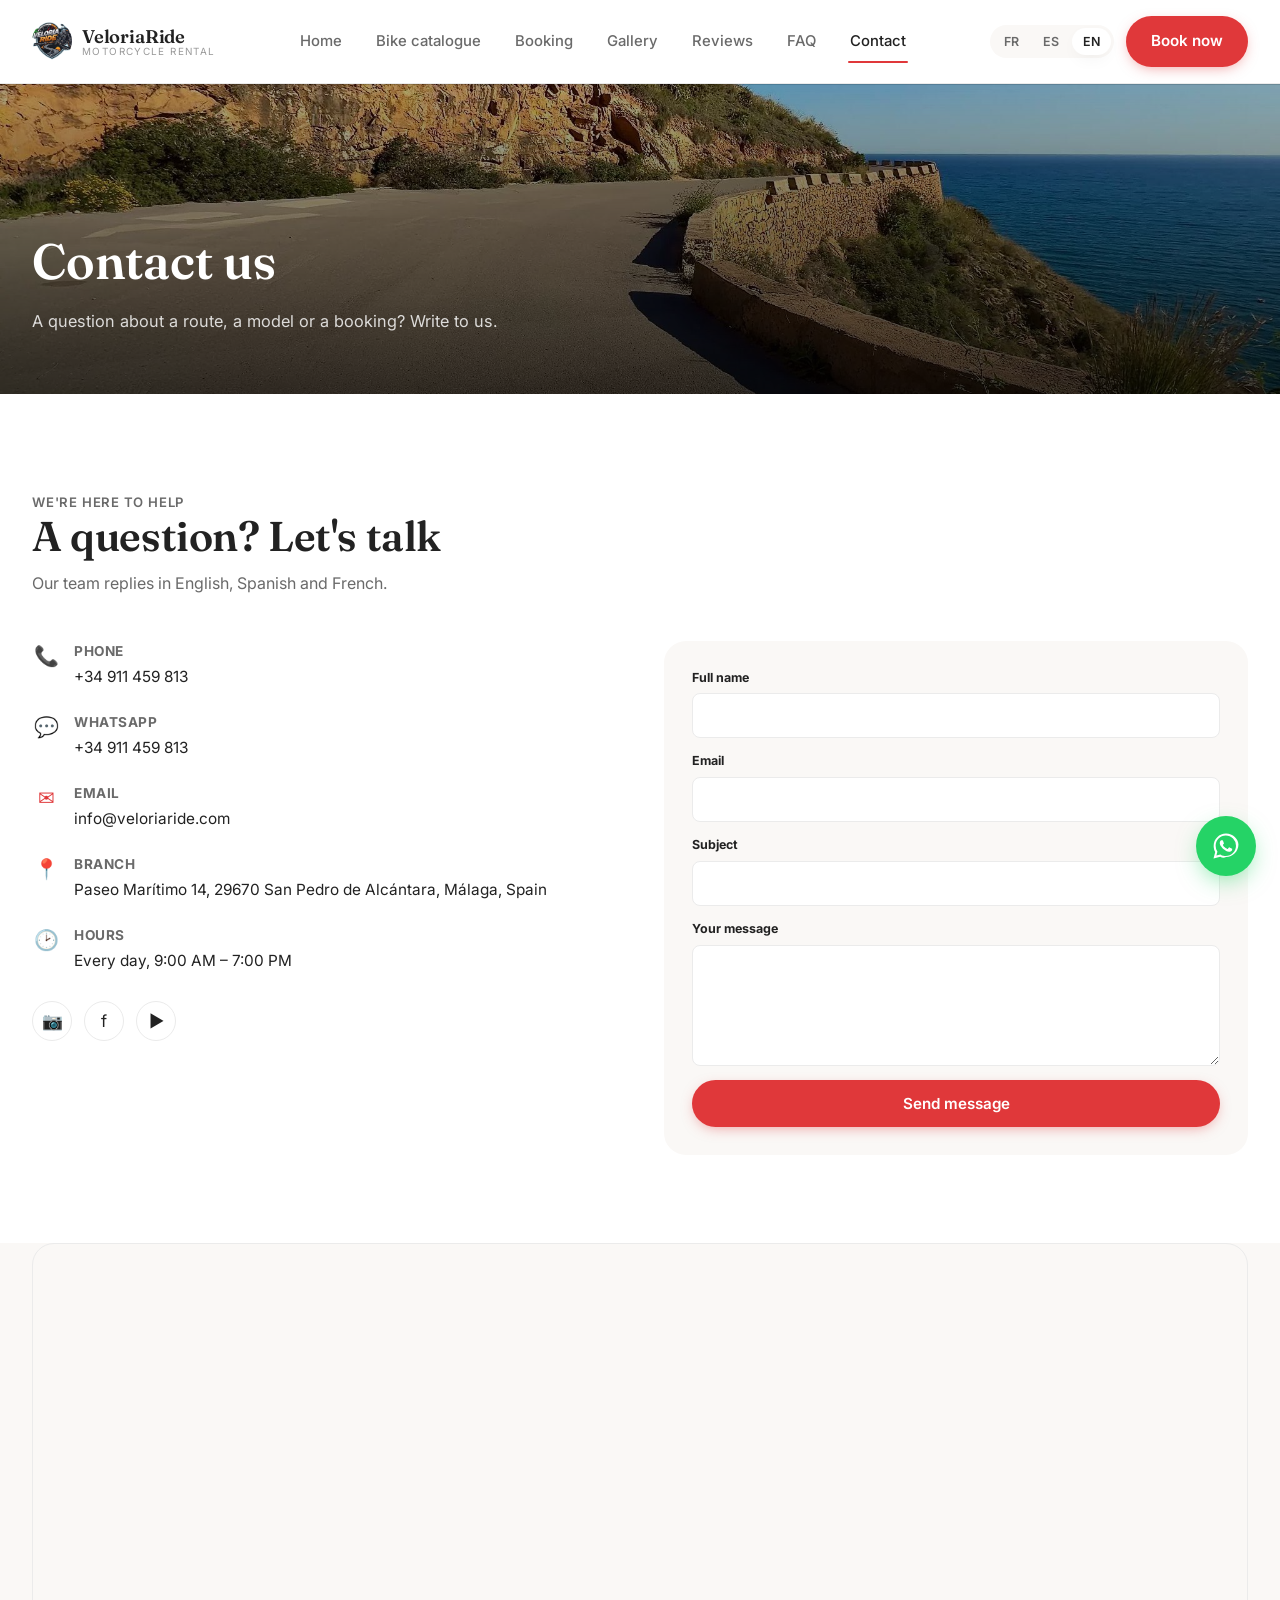
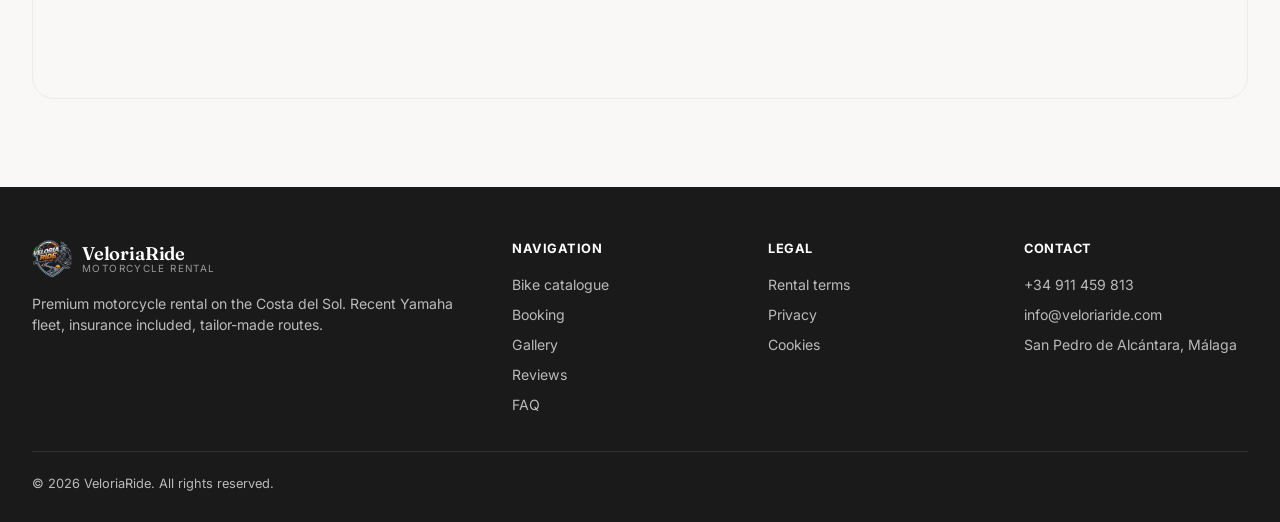
<file: cds-premium/contact.html>
<!DOCTYPE html>
<html lang="fr">
<head>
<meta charset="UTF-8">
<meta name="viewport" content="width=device-width, initial-scale=1.0">
<title data-i18n="title_contact">Contact — VeloriaRide</title>
<meta name="description" content="Contactez VeloriaRide pour toute question sur la location de moto, par téléphone, WhatsApp ou e-mail.">
<link rel="icon" type="image/png" href="favicon.png">
<link rel="preconnect" href="https://fonts.googleapis.com">
<link rel="preconnect" href="https://fonts.gstatic.com" crossorigin>
<link href="https://fonts.googleapis.com/css2?family=Fraunces:ital,opsz,wght@0,9..144,400;0,9..144,600;1,9..144,500&family=Inter:wght@400;500;600;700&display=swap" rel="stylesheet">
<link rel="stylesheet" href="css/base.css">
<link rel="stylesheet" href="css/components.css">
</head>
<body>

<header class="site-header">
  <nav class="nav">
    <a href="index.html" class="logo">
      <span class="logo-mark"><img src="images/logo-header.png" alt="VeloriaRide logo"></span>
      <span class="logo-text"><strong>VeloriaRide</strong><span>Motorcycle Rental</span></span>
    </a>
    <button class="burger" aria-label="Menu" aria-expanded="false">&#9776;</button>
    <div class="nav-links">
      <a href="index.html" data-i18n="nav_home">Accueil</a>
      <a href="catalogue.html" data-i18n="nav_fleet">Catalogue motos</a>
      <a href="reservation.html" data-i18n="nav_booking">Réservation</a>
      <a href="galerie.html" data-i18n="nav_gallery">Galerie</a>
      <a href="avis.html" data-i18n="nav_reviews">Avis clients</a>
      <a href="faq.html" data-i18n="nav_faq">FAQ</a>
      <a href="contact.html" class="active" data-i18n="nav_contact">Contact</a>
      <a href="reservation.html#booking" class="btn btn-primary nav-cta" data-i18n="nav_book">Réserver</a>
    </div>
    <div class="nav-right">
      <div class="lang-switch">
        <button data-lang="fr">FR</button>
        <button data-lang="es">ES</button>
        <button data-lang="en">EN</button>
      </div>
      <a href="reservation.html#booking" class="btn btn-primary" data-i18n="nav_book">Réserver</a>
    </div>
  </nav>
</header>

<section class="page-hero" style="--hero-img:url('/images/route-coast.jpg')">
  <div class="container">
    <h1 data-i18n="page_contact_title">Contactez-nous</h1>
    <p data-i18n="page_contact_sub">Une question sur une route, un modèle ou une réservation ? Écrivez-nous.</p>
  </div>
</section>

<section class="section">
  <div class="container">
    <div class="section-head">
      <div>
        <p class="eyebrow" data-i18n="contact_eyebrow">À VOTRE ÉCOUTE</p>
        <h2 data-i18n="contact_title">Une question ? Parlons-en</h2>
        <p data-i18n="contact_sub">Notre équipe répond en français, espagnol et anglais.</p>
      </div>
    </div>

    <div class="contact-grid">

      <div class="contact-info">
        <div class="contact-item">
          <span class="ico">&#128222;</span>
          <div><h4 data-i18n="contact_phone_l">Téléphone</h4><p>+34 911 459 813</p></div>
        </div>
        <div class="contact-item">
          <span class="ico">&#128172;</span>
          <div><h4 data-i18n="contact_whatsapp_l">WhatsApp</h4><p><a id="contactWhatsappLink" href="#" target="_blank" rel="noopener">+34 911 459 813</a></p></div>
        </div>
        <div class="contact-item">
          <span class="ico">&#9993;</span>
          <div><h4 data-i18n="contact_mail_l">E-mail</h4><p>info@veloriaride.com</p></div>
        </div>
        <div class="contact-item">
          <span class="ico">&#128205;</span>
          <div><h4 data-i18n="contact_addr_l">Agence</h4><p data-i18n="contact_addr_v">Paseo Marítimo 14, 29670 San Pedro de Alcántara, Málaga, Espagne</p></div>
        </div>
        <div class="contact-item">
          <span class="ico">&#128337;</span>
          <div><h4 data-i18n="contact_hours_l">Horaires</h4><p data-i18n="contact_hours_v">Tous les jours, 9h00 – 19h00</p></div>
        </div>
        <div class="social-row">
          <a href="#" aria-label="Instagram">&#128247;</a>
          <a href="#" aria-label="Facebook">&#102;</a>
          <a href="#" aria-label="YouTube">&#9654;</a>
        </div>
      </div>

      <form class="contact-form" id="contactForm">
        <div class="field">
          <label for="cName" data-i18n="form_name">Nom complet</label>
          <input type="text" id="cName" name="full_name" required>
        </div>
        <div class="field">
          <label for="cEmail" data-i18n="form_email">E-mail</label>
          <input type="email" id="cEmail" name="email" required>
        </div>
        <div class="field">
          <label for="cSubject" data-i18n="contact_form_subject">Sujet</label>
          <input type="text" id="cSubject" name="subject" required>
        </div>
        <div class="field">
          <label for="cMessage" data-i18n="contact_form_message">Votre message</label>
          <textarea id="cMessage" name="message" rows="5" required></textarea>
        </div>
        <!-- See README for how to connect this form to a real email service -->
        <button type="submit" class="btn btn-primary btn-block" data-i18n="contact_form_send">Envoyer le message</button>
        <div class="form-success" id="contactSuccess" data-i18n="contact_form_success">Merci !</div>
      </form>

    </div>
  </div>
</section>

<section class="section section--cream" style="padding-top:0;">
  <div class="container">
    <div style="border-radius:var(--radius-lg); overflow:hidden; border:1px solid var(--c-border); aspect-ratio:16/6;">
      <!-- MAP SLOT: replace this iframe src with your real Google Maps embed -->
      <iframe
        src="https://www.google.com/maps?q=San+Pedro+de+Alc%C3%A1ntara,+M%C3%A1laga,+Spain&output=embed"
        width="100%" height="100%" style="border:0;"
        loading="lazy" referrerpolicy="no-referrer-when-downgrade"
        title="VeloriaRide location">
      </iframe>
    </div>
  </div>
</section>

<footer class="site-footer">
  <div class="container">
    <div class="footer-grid">
      <div>
        <div class="logo" style="margin-bottom:14px;">
          <span class="logo-mark"><img src="images/logo-header.png" alt="VeloriaRide logo"></span>
          <span class="logo-text"><strong style="color:#fff;">VeloriaRide</strong><span>Motorcycle Rental</span></span>
        </div>
        <p data-i18n="footer_about">Location de motos premium sur la Costa del Sol.</p>
      </div>
      <div>
        <h5 data-i18n="footer_nav_h">Navigation</h5>
        <ul>
          <li><a href="catalogue.html" data-i18n="nav_fleet">Catalogue motos</a></li>
          <li><a href="reservation.html" data-i18n="nav_booking">Réservation</a></li>
          <li><a href="galerie.html" data-i18n="nav_gallery">Galerie</a></li>
          <li><a href="avis.html" data-i18n="nav_reviews">Avis clients</a></li>
          <li><a href="faq.html" data-i18n="nav_faq">FAQ</a></li>
        </ul>
      </div>
      <div>
        <h5 data-i18n="footer_legal_h">Informations légales</h5>
        <ul>
          <li><a href="conditions.html" data-i18n="footer_legal_terms">Conditions de location</a></li>
          <li><a href="#" data-i18n="footer_legal_privacy">Confidentialité</a></li>
          <li><a href="#" data-i18n="footer_legal_cookies">Cookies</a></li>
        </ul>
      </div>
      <div>
        <h5 data-i18n="footer_contact_h">Contact</h5>
        <ul>
          <li>+34 911 459 813</li>
          <li>info@veloriaride.com</li>
          <li>San Pedro de Alcántara, Málaga</li>
        </ul>
      </div>
    </div>
    <div class="footer-bottom">
      <span>&copy; 2026 VeloriaRide. <span data-i18n="footer_rights">Tous droits réservés.</span></span>
    </div>
  </div>
</footer>

<div class="whatsapp-fab">
  <div class="whatsapp-panel" id="whatsappPanel">
    <div class="whatsapp-panel-head">
      <div class="avatar"><img src="images/logo-header.png" alt=""></div>
      <div>
        <strong data-i18n="wa_name">VeloriaRide</strong>
        <span data-i18n="wa_status">Répond généralement en quelques minutes</span>
      </div>
    </div>
    <div class="whatsapp-panel-body">
      <div class="whatsapp-msg" data-i18n="wa_message">👋 Bonjour ! Une question ?</div>
    </div>
    <div class="whatsapp-panel-foot">
      <a id="whatsappLink" href="#" target="_blank" rel="noopener" class="btn btn-block" style="background:#25D366; color:#fff;" data-i18n="wa_cta">Démarrer la discussion</a>
    </div>
  </div>
  <button class="whatsapp-bubble" id="whatsappBubble" aria-label="WhatsApp">
    <svg viewBox="0 0 24 24" fill="currentColor"><path d="M12.04 2C6.58 2 2.13 6.45 2.13 11.91c0 1.75.46 3.39 1.26 4.81L2 22l5.42-1.36c1.36.74 2.92 1.16 4.621.16h.01c5.46 0 9.91-4.45 9.91-9.91C21.96 6.45 17.5 2 12.04 2zm0 18.06h-.01c-1.5 0-2.97-.4-4.25-1.16l-.3-.18-3.16.79.84-3.08-.2-.32a8.07 8.07 0 0 1-1.24-4.3c0-4.49 3.65-8.14 8.14-8.14 2.17 0 4.21.85 5.75 2.39a8.07 8.07 0 0 1 2.38 5.75c0 4.49-3.65 8.14-8.14 8.14zm4.47-6.1c-.25-.12-1.45-.72-1.68-.8-.22-.08-.39-.12-.55.12-.16.25-.63.8-.77.96-.14.16-.28.18-.53.06-.25-.12-1.05-.39-2-1.23-.74-.66-1.24-1.47-1.39-1.72-.14-.25-.02-.38.11-.51.11-.11.25-.28.37-.42.12-.14.16-.25.25-.41.08-.16.04-.31-.02-.43-.06-.12-.55-1.32-.75-1.81-.2-.48-.4-.41-.55-.42h-.47c-.16 0-.43.06-.65.31-.22.25-.86.84-.86 2.04 0 1.2.88 2.37 1 2.53.12.16 1.73 2.64 4.19 3.7.58.25 1.04.4 1.4.51.59.19 1.12.16 1.55.1.47-.07 1.45-.59 1.65-1.16.2-.57.2-1.06.14-1.16-.06-.1-.22-.16-.47-.28z"/></svg>
  </button>
</div>

<script src="js/i18n.js"></script>
<script src="js/main.js"></script>
<script>
  // Wire the inline WhatsApp text link in the contact details to the same number/message
  document.addEventListener("DOMContentLoaded", () => {
    const link = document.getElementById("contactWhatsappLink");
    const widgetLink = document.getElementById("whatsappLink");
    if (link && widgetLink){
      // small delay so updateWhatsAppLink() in main.js has run first
      setTimeout(() => { link.href = widgetLink.href; }, 50);
    }
  });
</script>
</body>
</html>
</file>
<file: css/base.css>
/* =========================================================
   VELORIARIDE — PREMIUM EDITION
   style.css — Part 1: Design tokens, reset, base, header
   ---------------------------------------------------------
   DESIGN TOKENS (edit these to re-theme the whole site)
   ========================================================= */
:root{
  /* Colors — Airbnb-inspired: clean white/cream base, one vivid accent */
  --c-bg:          #FFFFFF;   /* page background */
  --c-bg-cream:    #FAF8F6;   /* alternating section background */
  --c-card:        #FFFFFF;   /* card background */
  --c-border:      #EBEBEB;   /* hairline borders */
  --c-ink:         #222222;   /* primary text */
  --c-ink-soft:    #6A6A6A;   /* secondary/muted text */
  --c-ink-faint:   #9A9A9A;   /* tertiary text, placeholders */

  --c-accent:      #E0383A;   /* primary accent — vivid coral-red */
  --c-accent-dark: #C32A2C;   /* accent hover/active */
  --c-accent-soft: #FDEDED;   /* accent tint background (badges, highlights) */

  --c-gold:        #B98B4E;   /* secondary accent — used sparingly (ratings, premium badges) */
  --c-success:     #1E8E5A;   /* confirmations, included-features check */
  --c-success-soft:#E9F6EF;

  --c-dark:        #1A1A1A;   /* footer, dark sections */
  --c-dark-soft:   #2B2B2B;

  /* Type */
  --f-display: 'Fraunces', Georgia, serif;       /* headlines — warm serif, premium feel */
  --f-body:    'Inter', -apple-system, 'Segoe UI', sans-serif; /* everything else */

  /* Scale */
  --radius-sm: 8px;
  --radius-md: 14px;
  --radius-lg: 22px;
  --radius-pill: 999px;

  --shadow-card:    0 6px 20px -8px rgba(0,0,0,.12);
  --shadow-card-hover: 0 16px 40px -12px rgba(0,0,0,.18);
  --shadow-popover: 0 12px 36px -8px rgba(0,0,0,.22);

  --container: 1280px;
  --container-narrow: 920px;
}

*{ box-sizing:border-box; }
html{ scroll-behavior:smooth; }
body{
  margin:0;
  font-family:var(--f-body);
  color:var(--c-ink);
  background:var(--c-bg);
  -webkit-font-smoothing:antialiased;
  line-height:1.5;
}
img{ max-width:100%; display:block; }
a{ color:inherit; text-decoration:none; }
button{ font-family:inherit; }
.container{ max-width:var(--container); margin:0 auto; padding:0 32px; }
.container-narrow{ max-width:var(--container-narrow); margin:0 auto; padding:0 32px; }

@media (max-width:640px){
  .container, .container-narrow{ padding:0 20px; }
}

@media (prefers-reduced-motion: reduce){
  *{ animation-duration:.001ms !important; transition-duration:.001ms !important; scroll-behavior:auto !important; }
}

:focus-visible{ outline:2px solid var(--c-accent); outline-offset:2px; border-radius:4px; }

/* =========================================================
   BUTTONS
   ========================================================= */
.btn{
  display:inline-flex; align-items:center; justify-content:center; gap:8px;
  font-family:var(--f-body); font-weight:600; font-size:.95rem;
  padding:13px 24px;
  border-radius:var(--radius-pill);
  border:1px solid transparent;
  cursor:pointer;
  transition:transform .15s ease, box-shadow .15s ease, background .2s, color .2s, border-color .2s;
  white-space:nowrap;
}
.btn:active{ transform:scale(.98); }
.btn-primary{
  background:var(--c-accent); color:#fff;
  box-shadow:0 4px 14px -4px rgba(224,56,58,.5);
}
.btn-primary:hover{ background:var(--c-accent-dark); }
.btn-outline{
  background:#fff; color:var(--c-ink); border-color:var(--c-ink);
}
.btn-outline:hover{ background:var(--c-ink); color:#fff; }
.btn-ghost{
  background:transparent; color:var(--c-ink); border-color:var(--c-border);
}
.btn-ghost:hover{ border-color:var(--c-ink); }
.btn-dark{ background:var(--c-dark); color:#fff; }
.btn-dark:hover{ background:var(--c-dark-soft); }
.btn-sm{ padding:9px 18px; font-size:.85rem; }
.btn-lg{ padding:16px 32px; font-size:1.05rem; }
.btn-block{ width:100%; }
.btn[disabled]{ opacity:.5; cursor:not-allowed; }

/* =========================================================
   HEADER / NAV
   ========================================================= */
.site-header{
  position:sticky; top:0; z-index:100;
  background:rgba(255,255,255,.92);
  backdrop-filter:blur(10px);
  border-bottom:1px solid var(--c-border);
}
.nav{
  display:flex; align-items:center; justify-content:space-between;
  padding:14px 20px;
  max-width:var(--container); margin:0 auto;
  gap:12px;
}
.logo{
  display:flex; align-items:center; gap:8px;
  white-space:nowrap; flex-shrink:0;
}
.logo-mark{
  width:36px; height:36px; border-radius:50%;
  overflow:hidden; flex-shrink:0;
  display:flex; align-items:center; justify-content:center;
}
.logo-mark img{ width:100%; height:100%; object-fit:cover; }
.logo-text{ display:flex; flex-direction:column; line-height:1.05; }
.logo-text strong{
  font-family:var(--f-display); font-size:1rem; font-weight:600; letter-spacing:-.01em;
}
.logo-text span{ font-size:.58rem; color:var(--c-ink-faint); letter-spacing:.12em; text-transform:uppercase; }

.nav-links{
  display:flex; align-items:center; gap:18px;
  font-size:.82rem; font-weight:500;
  flex-wrap:nowrap;
  flex:1; justify-content:center;
}
.nav-links a{
  position:relative; padding:6px 2px; color:var(--c-ink-soft);
  transition:color .2s;
}
.nav-links a:hover, .nav-links a.active{ color:var(--c-ink); }
.nav-links a.active::after{
  content:""; position:absolute; left:0; right:0; bottom:-4px; height:2px;
  background:var(--c-accent); border-radius:2px;
}
.nav-links .nav-cta{ display:none; }

.nav-right{ display:flex; align-items:center; gap:12px; }

.lang-switch{
  display:flex; gap:2px;
  background:var(--c-bg-cream); border-radius:var(--radius-pill); padding:3px;
}
.lang-switch button{
  background:transparent; border:0;
  color:var(--c-ink-soft); font-size:.78rem; font-weight:600;
  padding:6px 11px; border-radius:var(--radius-pill); cursor:pointer;
  transition:all .15s;
}
.lang-switch button:hover{ color:var(--c-ink); }
.lang-switch button.active{ background:#fff; color:var(--c-ink); box-shadow:var(--shadow-card); }

.burger{
  display:none; background:none; border:0; color:var(--c-ink);
  font-size:1.5rem; cursor:pointer; line-height:1;
}

@media (max-width:1100px){
  .nav-links{
    display:none;
    position:absolute; top:100%; left:0; right:0;
    background:#fff;
    flex-direction:column; align-items:flex-start;
    padding:20px 24px 28px; gap:18px;
    border-top:1px solid var(--c-border);
    box-shadow:var(--shadow-popover);
  }
  .nav-links.open{ display:flex; }
  .burger{ display:block; }
  .nav-right .btn-primary{ display:none; }
  .nav-links .nav-cta{ display:block; margin-top:6px; }
}
@media (max-width:420px){
  .nav{ padding:14px 16px; gap:8px; }
  .logo-text strong{ font-size:1rem; }
  .logo-text span{ font-size:.56rem; }
  .lang-switch button{ padding:5px 8px; font-size:.72rem; }
}
</file>
<file: css/components.css>
/* =========================================================
   VELORIARIDE — PREMIUM EDITION
   components.css — sections, cards, hero, calendar, forms,
   reviews, FAQ, gallery, WhatsApp widget, footer
   ========================================================= */

/* =========================================================
   SECTION HEADERS / LAYOUT
   ========================================================= */
.section{ padding:88px 0; }
.section--tight{ padding:56px 0; }
.section--cream{ background:var(--c-bg-cream); }
.section--dark{ background:var(--c-dark); color:#fff; }

.section-head{
  display:flex; justify-content:space-between; align-items:flex-end;
  gap:32px; margin-bottom:44px; flex-wrap:wrap;
}
.eyebrow{
  font-size:.82rem; font-weight:600; letter-spacing:.06em; text-transform:uppercase;
  color:var(--c-accent); margin:0 0 10px;
}
.section--dark .eyebrow{ color:var(--c-gold); }
.section-head h2{
  font-family:var(--f-display); font-weight:600;
  font-size:clamp(1.9rem, 3.6vw, 2.6rem);
  margin:0; line-height:1.15; letter-spacing:-.01em;
}
.section-head p{ max-width:480px; color:var(--c-ink-soft); line-height:1.6; margin:10px 0 0; }
.section--dark .section-head p{ color:rgba(255,255,255,.7); }
.section-head-center{ text-align:center; }
.section-head-center .section-head-inner{ max-width:640px; margin:0 auto; }
.section-head-center p{ margin:10px auto 0; }

@media (max-width:640px){
  .section{ padding:56px 0; }
}

/* =========================================================
   HERO (homepage)
   ========================================================= */
.hero{
  position:relative;
  min-height:86vh;
  display:flex; align-items:center;
  overflow:hidden;
  background:
    linear-gradient(180deg, rgba(0,0,0,.05) 0%, rgba(0,0,0,.45) 100%),
    var(--hero-img, linear-gradient(135deg,#3a4750 0%, #8a5a3c 45%, #E0383A 75%, #f0b25f 100%));
  background-size:cover; background-position:center;
  color:#fff;
}
.hero-content{
  position:relative; z-index:2;
  max-width:680px; padding:140px 32px 110px;
}
/* ---- Hero layout : texte gauche / grand logo droite ---- */
.hero-split{
  display:grid;
  grid-template-columns:1fr 1fr;
  gap:40px;
  align-items:center;
  padding:140px 32px 110px;
  max-width:1280px;
  margin:0 auto;
}
.hero-left{
  display:flex; flex-direction:column; gap:20px;
}
.hero-right{
  display:flex; align-items:center; justify-content:flex-end;
}
.hero-logo-big{
  width:100%;
  max-width:520px;
  height:auto;
  filter:drop-shadow(0 8px 32px rgba(0,0,0,.5));
  animation:float 4s ease-in-out infinite;
}
@keyframes float{
  0%, 100%{ transform:translateY(0); }
  50%{ transform:translateY(-12px); }
}
@media (max-width:900px){
  .hero-split{
    grid-template-columns:1fr;
    padding:100px 24px 60px;
  }
  .hero-right{
    justify-content:center;
    order:-1;
  }
  .hero-logo-big{ max-width:300px; }
}

.hero-badge-pill{
  display:inline-flex; align-items:center; gap:8px;
  background:rgba(255,255,255,.18); backdrop-filter:blur(6px);
  border:1px solid rgba(255,255,255,.3);
  padding:7px 16px; border-radius:var(--radius-pill);
  font-size:.8rem; font-weight:600; letter-spacing:.04em;
  margin-bottom:24px;
}
.hero h1{
  font-family:var(--f-display); font-weight:600;
  font-size:clamp(2.6rem, 5.8vw, 4.2rem);
  line-height:1.08; letter-spacing:-.02em;
  margin:0 0 20px;
}
.hero p{
  font-size:1.15rem; line-height:1.6; color:rgba(255,255,255,.92);
  max-width:520px; margin:0 0 32px;
}
/* Slogan — larger, italic, with a subtle left accent bar */
.hero-slogan{
  font-family:var(--f-display) !important;
  font-size:clamp(1.3rem, 2.6vw, 1.75rem) !important;
  font-style:italic;
  font-weight:500;
  color:#fff !important;
  line-height:1.3 !important;
  margin:0 0 18px !important;
  padding-left:16px;
  border-left:3px solid var(--c-accent);
  letter-spacing:-.01em;
}
.hero-ctas{ display:flex; gap:14px; flex-wrap:wrap; }
.hero-ctas .btn-outline{ background:rgba(255,255,255,.1); color:#fff; border-color:rgba(255,255,255,.6); }
.hero-ctas .btn-outline:hover{ background:#fff; color:var(--c-ink); }

.trust-strip{
  background:#fff; border-bottom:1px solid var(--c-border);
  padding:28px 0;
}
.trust-grid{
  display:flex; justify-content:space-between; gap:24px; flex-wrap:wrap;
}
.trust-item{ display:flex; align-items:center; gap:12px; }
.trust-item .ico{ width:30px; height:30px; color:var(--c-accent); flex-shrink:0; }
.trust-item strong{ display:block; font-size:.95rem; }
.trust-item span{ font-size:.8rem; color:var(--c-ink-soft); }

/* =========================================================
   BIKE CARDS (catalogue)
   ========================================================= */
.fleet-grid{
  display:grid; grid-template-columns:repeat(4, 1fr); gap:24px;
}
@media (max-width:1080px){ .fleet-grid{ grid-template-columns:repeat(2,1fr); } }
@media (max-width:640px){ .fleet-grid{ grid-template-columns:1fr; } }

.bike-card{
  background:var(--c-card);
  border-radius:var(--radius-lg);
  overflow:hidden;
  border:1px solid var(--c-border);
  display:flex; flex-direction:column;
  transition:transform .25s ease, box-shadow .25s ease;
}
.bike-card:hover{ transform:translateY(-4px); box-shadow:var(--shadow-card-hover); }

.bike-photo{
  aspect-ratio:4/3;
  background:
    var(--bike-img, linear-gradient(135deg,#e8e4de,#c9c2b6));
  background-size:cover; background-position:center;
  position:relative;
}
.bike-badge{
  position:absolute; top:14px; left:14px;
  background:#fff; color:var(--c-ink);
  font-size:.72rem; font-weight:700; letter-spacing:.03em;
  padding:6px 12px; border-radius:var(--radius-pill);
  box-shadow:var(--shadow-card);
}
.bike-fav{
  position:absolute; top:14px; right:14px;
  width:34px; height:34px; border-radius:50%;
  background:rgba(255,255,255,.9);
  display:flex; align-items:center; justify-content:center;
  color:var(--c-accent); font-size:1rem;
}
.bike-body{ padding:20px 20px 22px; display:flex; flex-direction:column; gap:12px; flex:1; }
.bike-top-row{ display:flex; justify-content:space-between; align-items:flex-start; gap:8px; }
.bike-name{ font-family:var(--f-display); font-size:1.25rem; font-weight:600; margin:0; }
.bike-tag{ font-size:.82rem; color:var(--c-ink-soft); margin:2px 0 0; }
.bike-rating{ display:flex; align-items:center; gap:4px; font-size:.85rem; font-weight:600; flex-shrink:0; white-space:nowrap; }
.bike-rating .star{ color:var(--c-ink); }
.bike-features{ list-style:none; padding:0; margin:0; display:flex; flex-direction:column; gap:6px; font-size:.86rem; color:var(--c-ink-soft); }
.bike-features li{ display:flex; align-items:flex-start; gap:8px; }
.bike-features li::before{ content:"✓"; color:var(--c-success); font-weight:700; flex-shrink:0; }
.bike-price-row{
  display:flex; justify-content:space-between; align-items:center;
  padding-top:12px; border-top:1px solid var(--c-border); margin-top:auto;
}
.bike-price{ font-family:var(--f-display); font-size:1.3rem; font-weight:600; }
.bike-price small{ font-family:var(--f-body); font-size:.8rem; font-weight:400; color:var(--c-ink-soft); }

/* =========================================================
   PRICING TABLE
   ========================================================= */
.price-table-wrap{ overflow-x:auto; border-radius:var(--radius-lg); border:1px solid var(--c-border); }
table.price-table{ width:100%; border-collapse:collapse; background:#fff; min-width:680px; }
table.price-table th, table.price-table td{ padding:16px 20px; text-align:left; border-bottom:1px solid var(--c-border); font-size:.92rem; }
table.price-table thead th{ font-weight:700; font-size:.78rem; letter-spacing:.04em; text-transform:uppercase; color:var(--c-ink-soft); background:var(--c-bg-cream); border-bottom:none; }
table.price-table tbody tr:last-child td{ border-bottom:none; }
table.price-table tbody tr:hover{ background:var(--c-bg-cream); }
.price-cell{ font-family:var(--f-display); font-weight:600; }
.price-cell small{ font-family:var(--f-body); color:var(--c-ink-soft); font-weight:400; font-size:.78rem; }
.price-note{ margin-top:16px; font-size:.85rem; color:var(--c-ink-soft); line-height:1.6; }

/* =========================================================
   INCLUDED / TRUST GRID
   ========================================================= */
.included-grid{ display:grid; grid-template-columns:repeat(3,1fr); gap:28px; margin-top:8px; }
@media (max-width:880px){ .included-grid{ grid-template-columns:1fr 1fr; } }
@media (max-width:560px){ .included-grid{ grid-template-columns:1fr; } }
.included-item{ display:flex; gap:16px; align-items:flex-start; }
.included-icon{
  width:48px; height:48px; border-radius:50%; flex-shrink:0;
  display:flex; align-items:center; justify-content:center;
  background:var(--c-accent-soft); color:var(--c-accent); font-size:1.3rem;
}
.included-item h4{ margin:0 0 5px; font-size:.95rem; font-weight:700; }
.included-item p{ margin:0; font-size:.88rem; color:var(--c-ink-soft); line-height:1.55; }

/* =========================================================
   CALENDAR + BOOKING FORM
   ========================================================= */
.booking-wrap{ display:grid; grid-template-columns:1.2fr 1fr; gap:32px; align-items:start; }
@media (max-width:920px){ .booking-wrap{ grid-template-columns:1fr; } }

.calendar{ background:#fff; border-radius:var(--radius-lg); border:1px solid var(--c-border); padding:26px; }
.calendar-head{ display:flex; align-items:center; justify-content:space-between; margin-bottom:16px; }
.calendar-head h3{ font-family:var(--f-display); font-size:1.2rem; margin:0; text-transform:capitalize; }
.calendar-nav{ display:flex; gap:8px; }
.calendar-nav button{
  width:34px; height:34px; border-radius:50%; border:1px solid var(--c-border);
  background:#fff; cursor:pointer; font-size:1rem; color:var(--c-ink);
  display:flex; align-items:center; justify-content:center; transition:all .15s;
}
.calendar-nav button:hover{ background:var(--c-ink); border-color:var(--c-ink); color:#fff; }
.calendar-grid{ display:grid; grid-template-columns:repeat(7,1fr); gap:4px; }
.calendar-grid .dow{ font-size:.68rem; font-weight:700; letter-spacing:.04em; text-transform:uppercase; color:var(--c-ink-faint); text-align:center; padding-bottom:6px; }
.calendar-day{
  aspect-ratio:1; display:flex; align-items:center; justify-content:center;
  border-radius:50%; font-size:.88rem; cursor:pointer; background:transparent;
  border:1px solid transparent; transition:all .12s; color:var(--c-ink); position:relative;
}
.calendar-day.empty{ background:transparent; cursor:default; }
.calendar-day.past{ color:#d8d4ce; cursor:not-allowed; }
.calendar-day:not(.empty):not(.past):hover{ border-color:var(--c-ink); }
.calendar-day.selected{ background:var(--c-accent); color:#fff; font-weight:700; }
.calendar-day.in-range{ background:var(--c-accent-soft); border-radius:0; }
.calendar-legend{ display:flex; gap:18px; margin-top:14px; font-size:.78rem; color:var(--c-ink-soft); flex-wrap:wrap; }
.calendar-legend span{ display:inline-flex; align-items:center; gap:6px; }
.dot{ width:11px; height:11px; border-radius:50%; display:inline-block; }
.dot--pick{ background:var(--c-accent); }
.dot--range{ background:var(--c-accent-soft); }

.booking-form{ background:var(--c-bg-cream); border-radius:var(--radius-lg); padding:26px; display:flex; flex-direction:column; gap:14px; }
.booking-form h3{ font-family:var(--f-display); font-size:1.2rem; margin:0 0 2px; }
.field{ display:flex; flex-direction:column; gap:6px; }
.field label{ font-size:.78rem; font-weight:700; color:var(--c-ink); }
.field select, .field input, .field textarea{
  background:#fff; color:var(--c-ink); border:1px solid var(--c-border);
  border-radius:var(--radius-sm); padding:12px 13px; font-size:.94rem; font-family:var(--f-body);
}
.field select:focus, .field input:focus, .field textarea:focus{ outline:2px solid var(--c-accent); outline-offset:0; border-color:var(--c-accent); }
.summary{ display:flex; flex-direction:column; gap:8px; padding:16px; border-radius:var(--radius-sm); background:#fff; border:1px solid var(--c-border); font-size:.9rem; }
.summary-row{ display:flex; justify-content:space-between; color:var(--c-ink-soft); }
.summary-row.total{ color:var(--c-ink); font-family:var(--f-display); font-size:1.15rem; font-weight:600; border-top:1px solid var(--c-border); padding-top:10px; margin-top:2px; }
.summary-row.total span:last-child{ color:var(--c-accent); }
.form-note{ font-size:.78rem; color:var(--c-ink-soft); line-height:1.5; }
.form-success{ display:none; background:var(--c-success-soft); border:1px solid var(--c-success); color:#14633e; padding:12px 14px; border-radius:var(--radius-sm); font-size:.86rem; }
.form-success.show{ display:block; }
.form-warning{ display:none; background:var(--c-accent-soft); border:1px solid var(--c-accent); color:var(--c-accent-dark); padding:12px 14px; border-radius:var(--radius-sm); font-size:.86rem; }
.form-warning.show{ display:block; }

/* =========================================================
   GALLERY
   ========================================================= */
.gallery-grid{
  display:grid; grid-template-columns:repeat(4, 1fr); grid-auto-rows:200px; gap:14px;
}
.gallery-item{
  border-radius:var(--radius-md); overflow:hidden; position:relative; cursor:pointer;
  background:var(--gal-img, linear-gradient(135deg,#e8e4de,#c9c2b6));
  background-size:cover; background-position:center;
}
.gallery-item.wide{ grid-column:span 2; }
.gallery-item.tall{ grid-row:span 2; }
.gallery-item::after{
  content:""; position:absolute; inset:0; background:rgba(0,0,0,0); transition:background .2s;
}
.gallery-item:hover::after{ background:rgba(0,0,0,.15); }
@media (max-width:880px){
  .gallery-grid{ grid-template-columns:repeat(2,1fr); grid-auto-rows:160px; }
  .gallery-item.wide{ grid-column:span 2; }
}
@media (max-width:520px){
  .gallery-grid{ grid-template-columns:1fr; grid-auto-rows:220px; }
  .gallery-item.wide, .gallery-item.tall{ grid-column:span 1; grid-row:span 1; }
}

/* Lightbox */
.lightbox{
  position:fixed; inset:0; z-index:999; background:rgba(0,0,0,.92);
  display:none; align-items:center; justify-content:center; padding:40px;
}
.lightbox.open{ display:flex; }
.lightbox img{ max-width:100%; max-height:85vh; border-radius:var(--radius-md); }
.lightbox-close{
  position:absolute; top:24px; right:24px; width:44px; height:44px; border-radius:50%;
  background:rgba(255,255,255,.15); color:#fff; border:0; font-size:1.4rem; cursor:pointer;
  display:flex; align-items:center; justify-content:center;
}
.lightbox-nav{
  position:absolute; top:50%; transform:translateY(-50%);
  width:48px; height:48px; border-radius:50%; background:rgba(255,255,255,.15);
  color:#fff; border:0; font-size:1.6rem; cursor:pointer;
  display:flex; align-items:center; justify-content:center;
}
.lightbox-prev{ left:24px; }
.lightbox-next{ right:24px; }

/* =========================================================
   REVIEWS
   ========================================================= */
.reviews-grid{ display:grid; grid-template-columns:repeat(3,1fr); gap:24px; }
@media (max-width:920px){ .reviews-grid{ grid-template-columns:1fr 1fr; } }
@media (max-width:600px){ .reviews-grid{ grid-template-columns:1fr; } }
.review-card{
  background:#fff; border:1px solid var(--c-border); border-radius:var(--radius-lg);
  padding:24px; display:flex; flex-direction:column; gap:14px;
}
.review-stars{ color:var(--c-ink); font-size:.95rem; letter-spacing:2px; }
.review-text{ font-size:.94rem; line-height:1.65; color:var(--c-ink); margin:0; flex:1; }
.review-author{ display:flex; align-items:center; gap:12px; }
.review-avatar{
  width:42px; height:42px; border-radius:50%; background:var(--c-bg-cream);
  display:flex; align-items:center; justify-content:center; font-weight:700; color:var(--c-ink-soft);
  flex-shrink:0; overflow:hidden;
}
.review-avatar img{ width:100%; height:100%; object-fit:cover; }
.review-name{ font-size:.88rem; font-weight:700; }
.review-meta{ font-size:.78rem; color:var(--c-ink-soft); }

.rating-summary{
  display:flex; align-items:center; gap:20px; margin-bottom:36px; flex-wrap:wrap;
}
.rating-score{ font-family:var(--f-display); font-size:3rem; font-weight:600; line-height:1; }
.rating-stars-big{ color:var(--c-ink); font-size:1.3rem; letter-spacing:3px; }
.rating-count{ font-size:.88rem; color:var(--c-ink-soft); }

/* =========================================================
   FAQ (accordion)
   ========================================================= */
.faq-list{ display:flex; flex-direction:column; }
.faq-item{ border-bottom:1px solid var(--c-border); }
.faq-question{
  width:100%; text-align:left; background:none; border:0; cursor:pointer;
  padding:22px 0; display:flex; justify-content:space-between; align-items:center; gap:16px;
  font-size:1.02rem; font-weight:600; color:var(--c-ink);
}
.faq-question .chevron{ transition:transform .25s; flex-shrink:0; color:var(--c-ink-soft); }
.faq-item.open .faq-question .chevron{ transform:rotate(180deg); }
.faq-answer{ max-height:0; overflow:hidden; transition:max-height .25s ease; }
.faq-answer-inner{ padding:0 0 22px; font-size:.92rem; color:var(--c-ink-soft); line-height:1.65; max-width:760px; }
.faq-item.open .faq-answer{ max-height:600px; }

/* =========================================================
   ROUTES / DESTINATIONS BAND
   ========================================================= */
.routes-band{ display:grid; grid-template-columns:repeat(3,1fr); gap:20px; }
@media (max-width:880px){ .routes-band{ grid-template-columns:1fr; } }
.route-card{
  position:relative; aspect-ratio:4/5; overflow:hidden; border-radius:var(--radius-lg);
  background:
    linear-gradient(0deg, rgba(0,0,0,.7) 0%, rgba(0,0,0,.05) 55%),
    var(--route-img, linear-gradient(160deg,#3a4750,#2F5158));
  background-size:cover; background-position:center;
  display:flex; flex-direction:column; justify-content:flex-end;
  padding:26px; color:#fff;
}
.route-card .km{ font-size:.74rem; font-weight:700; letter-spacing:.12em; color:var(--c-gold); margin:0 0 6px; }
.route-card h3{ font-family:var(--f-display); font-size:1.4rem; margin:0 0 6px; font-weight:600; }
.route-card p{ margin:0; font-size:.86rem; color:rgba(255,255,255,.82); line-height:1.5; }

/* =========================================================
   STEPS
   ========================================================= */
.steps{ display:grid; grid-template-columns:repeat(4,1fr); gap:24px; }
@media (max-width:880px){ .steps{ grid-template-columns:1fr 1fr; } }
@media (max-width:560px){ .steps{ grid-template-columns:1fr; } }
.step .num{
  width:42px; height:42px; border-radius:50%; background:var(--c-accent-soft); color:var(--c-accent);
  display:flex; align-items:center; justify-content:center;
  font-family:var(--f-display); font-weight:700; font-size:1.1rem; margin-bottom:14px;
}
.step h4{ font-size:.98rem; font-weight:700; margin:0 0 6px; }
.step p{ margin:0; font-size:.88rem; color:var(--c-ink-soft); line-height:1.6; }

/* =========================================================
   CONTACT
   ========================================================= */
.contact-grid{ display:grid; grid-template-columns:1fr 1fr; gap:48px; }
@media (max-width:880px){ .contact-grid{ grid-template-columns:1fr; } }
.contact-info{ display:flex; flex-direction:column; gap:22px; }
.contact-item{ display:flex; gap:14px; align-items:flex-start; }
.contact-item .ico{ font-size:1.25rem; color:var(--c-accent); flex-shrink:0; width:28px; text-align:center; }
.contact-item h4{ margin:0 0 4px; font-size:.85rem; font-weight:700; text-transform:uppercase; letter-spacing:.04em; color:var(--c-ink-soft); }
.contact-item p{ margin:0; color:var(--c-ink); line-height:1.6; font-size:.96rem; }
.contact-form{ background:var(--c-bg-cream); border-radius:var(--radius-lg); padding:28px; display:flex; flex-direction:column; gap:14px; }
.social-row{ display:flex; gap:12px; margin-top:6px; }
.social-row a{
  width:40px; height:40px; border-radius:50%; border:1px solid var(--c-border);
  display:flex; align-items:center; justify-content:center; font-size:1.05rem;
  transition:border-color .2s, color .2s;
}
.social-row a:hover{ border-color:var(--c-accent); color:var(--c-accent); }

/* =========================================================
   WHATSAPP FLOATING WIDGET
   ========================================================= */
.whatsapp-fab{
  position:fixed; bottom:24px; right:24px; z-index:90;
  display:flex; flex-direction:column; align-items:flex-end; gap:12px;
}
.whatsapp-bubble{
  width:60px; height:60px; border-radius:50%;
  background:#25D366; color:#fff;
  display:flex; align-items:center; justify-content:center;
  box-shadow:0 8px 24px -6px rgba(37,211,102,.6);
  cursor:pointer; border:0; font-size:1.7rem;
  transition:transform .2s;
}
.whatsapp-bubble:hover{ transform:scale(1.06); }
.whatsapp-bubble svg{ width:30px; height:30px; }

.whatsapp-panel{
  width:300px; background:#fff; border-radius:var(--radius-lg);
  box-shadow:var(--shadow-popover); overflow:hidden;
  display:none; flex-direction:column;
}
.whatsapp-panel.open{ display:flex; }
.whatsapp-panel-head{
  background:#075E54; color:#fff; padding:18px 20px;
  display:flex; align-items:center; gap:12px;
}
.whatsapp-panel-head .avatar{
  width:42px; height:42px; border-radius:50%; background:#25D366;
  display:flex; align-items:center; justify-content:center; font-size:1.3rem; flex-shrink:0; overflow:hidden;
}
.whatsapp-panel-head .avatar img{ width:100%; height:100%; object-fit:cover; }
.whatsapp-panel-head strong{ display:block; font-size:.92rem; }
.whatsapp-panel-head span{ font-size:.76rem; color:rgba(255,255,255,.8); }
.whatsapp-panel-body{ padding:18px 20px; background:#E5DDD5; }
.whatsapp-msg{
  background:#fff; border-radius:var(--radius-md) var(--radius-md) var(--radius-md) 4px;
  padding:12px 14px; font-size:.86rem; line-height:1.5; color:var(--c-ink);
  box-shadow:0 1px 2px rgba(0,0,0,.08);
}
.whatsapp-panel-foot{ padding:14px 20px 20px; background:#fff; }

@media (max-width:480px){
  .whatsapp-fab{ bottom:16px; right:16px; }
  .whatsapp-panel{ width:calc(100vw - 32px); }
}

/* =========================================================
   FOOTER
   ========================================================= */
.site-footer{ background:var(--c-dark); color:rgba(255,255,255,.7); padding:52px 0 28px; font-size:.88rem; }
.footer-grid{ display:grid; grid-template-columns:2fr 1fr 1fr 1fr; gap:32px; margin-bottom:36px; }
@media (max-width:880px){ .footer-grid{ grid-template-columns:1fr 1fr; } }
@media (max-width:560px){ .footer-grid{ grid-template-columns:1fr; } }
.footer-grid h5{ color:#fff; font-size:.8rem; font-weight:700; letter-spacing:.04em; text-transform:uppercase; margin:0 0 16px; }
.footer-grid ul{ list-style:none; padding:0; margin:0; display:flex; flex-direction:column; gap:9px; }
.footer-grid a:hover{ color:#fff; }
.footer-bottom{
  border-top:1px solid rgba(255,255,255,.1); padding-top:22px;
  display:flex; justify-content:space-between; flex-wrap:wrap; gap:12px; font-size:.8rem;
}
.footer-bottom a:hover{ color:#fff; }

/* =========================================================
   PAGE HERO (inner pages)
   ========================================================= */
.page-hero{
  background:var(--c-dark); color:#fff;
  padding:140px 0 60px;
  background:
    linear-gradient(180deg, rgba(0,0,0,.3), rgba(0,0,0,.75)),
    var(--hero-img, linear-gradient(135deg,#3a4750,#2F5158));
  background-size:cover; background-position:center;
}
.page-hero h1{ font-family:var(--f-display); font-size:clamp(2.1rem,4.6vw,3.1rem); margin:0 0 10px; font-weight:600; }
.page-hero p{ max-width:560px; color:rgba(255,255,255,.82); font-size:1.02rem; line-height:1.6; margin:0; }

/* =========================================================
   MISC UTILITIES
   ========================================================= */
.text-center{ text-align:center; }
.mt-0{ margin-top:0; }
.visually-hidden{ position:absolute; width:1px; height:1px; overflow:hidden; clip:rect(0 0 0 0); white-space:nowrap; }
.badge-soft{
  display:inline-flex; align-items:center; gap:6px;
  background:var(--c-accent-soft); color:var(--c-accent-dark);
  font-size:.78rem; font-weight:700; padding:5px 12px; border-radius:var(--radius-pill);
}

/* =========================================================
   BALADES / RIDES PAGE — office de tourisme style
   ========================================================= */
.rides-filter{
  display:flex; gap:10px; flex-wrap:wrap; margin-bottom:44px;
}
.rides-filter button{
  padding:9px 20px; border-radius:var(--radius-pill);
  border:1px solid var(--c-border); background:#fff;
  font-size:.84rem; font-weight:600; cursor:pointer;
  transition:all .15s; color:var(--c-ink-soft);
}
.rides-filter button:hover,
.rides-filter button.active{
  background:var(--c-ink); color:#fff; border-color:var(--c-ink);
}

.rides-list{ display:flex; flex-direction:column; gap:56px; }

.ride-card{
  display:grid; grid-template-columns:1fr 1.1fr; gap:0;
  border-radius:var(--radius-lg); overflow:hidden;
  border:1px solid var(--c-border);
  box-shadow:var(--shadow-card);
  transition:box-shadow .25s;
}
.ride-card:hover{ box-shadow:var(--shadow-card-hover); }
.ride-card:nth-child(even){ grid-template-columns:1.1fr 1fr; }
.ride-card:nth-child(even) .ride-photo{ order:2; }
.ride-card:nth-child(even) .ride-body{ order:1; }

@media (max-width:860px){
  .ride-card,
  .ride-card:nth-child(even){ grid-template-columns:1fr; }
  .ride-card:nth-child(even) .ride-photo{ order:0; }
  .ride-card:nth-child(even) .ride-body{ order:0; }
}

/* Photo side */
.ride-photo{
  position:relative; min-height:380px;
  background:var(--ride-img, linear-gradient(135deg,#3a4750,#2F5158));
  background-size:cover; background-position:center;
}
.ride-photo-gallery{
  position:absolute; bottom:0; left:0; right:0;
  display:flex; gap:4px; padding:10px;
  background:linear-gradient(0deg, rgba(0,0,0,.55) 0%, transparent 100%);
}
.ride-thumb{
  flex:1; aspect-ratio:4/3; border-radius:6px; overflow:hidden; cursor:pointer;
  background:var(--thumb-img, #555); background-size:cover; background-position:center;
  opacity:.8; transition:opacity .2s;
  border:1.5px solid rgba(255,255,255,.3);
}
.ride-thumb:hover{ opacity:1; }
.ride-diff-badge{
  position:absolute; top:16px; left:16px;
  padding:6px 14px; border-radius:var(--radius-pill);
  font-size:.75rem; font-weight:700; letter-spacing:.04em;
  backdrop-filter:blur(6px);
}
.diff-easy{   background:rgba(30,142,90,.85);  color:#fff; }
.diff-medium{ background:rgba(201,166,78,.9);   color:#1a1a1a; }
.diff-hard{   background:rgba(224,56,58,.85);   color:#fff; }

/* Body side */
.ride-body{
  padding:36px 36px 32px; display:flex; flex-direction:column;
  gap:16px; background:#fff;
}
.ride-num{
  font-size:.72rem; font-weight:700; letter-spacing:.1em;
  color:var(--c-accent); text-transform:uppercase;
}
.ride-title{
  font-family:var(--f-display); font-size:clamp(1.4rem,2.6vw,1.9rem);
  font-weight:600; margin:0; letter-spacing:-.01em; line-height:1.15;
}
.ride-tagline{
  font-style:italic; color:var(--c-ink-soft); font-size:.98rem;
  margin:-8px 0 0;
}
.ride-stats{
  display:grid; grid-template-columns:repeat(4,1fr); gap:12px;
  padding:16px; background:var(--c-bg-cream);
  border-radius:var(--radius-md); font-size:.82rem;
}
.ride-stat label{
  display:block; text-transform:uppercase; letter-spacing:.05em;
  font-size:.68rem; font-weight:700; color:var(--c-ink-faint);
  margin-bottom:4px;
}
.ride-stat span{ font-weight:700; color:var(--c-ink); font-size:.9rem; }
.ride-desc{
  font-size:.93rem; color:var(--c-ink-soft); line-height:1.7;
  margin:0;
}
.ride-highlights{
  display:flex; flex-direction:column; gap:7px;
}
.ride-highlights h5{
  font-size:.75rem; font-weight:700; letter-spacing:.06em;
  text-transform:uppercase; color:var(--c-ink-faint); margin:0 0 4px;
}
.ride-highlights li{
  display:flex; align-items:flex-start; gap:8px;
  font-size:.88rem; color:var(--c-ink-soft);
  list-style:none; padding:0; margin:0;
}
.ride-highlights li::before{
  content:"★"; color:var(--c-gold); font-size:.75rem;
  flex-shrink:0; margin-top:2px;
}
.ride-footer{
  display:flex; align-items:center; justify-content:space-between;
  flex-wrap:wrap; gap:12px;
  padding-top:16px; border-top:1px solid var(--c-border); margin-top:auto;
}
.ride-bike-tip{
  font-size:.82rem; color:var(--c-ink-soft); font-style:italic;
}
.ride-bike-tip strong{ color:var(--c-ink); font-style:normal; }

/* =========================================================
   FORMULAIRE D'AVIS
   ========================================================= */
.review-form-card{
  background:#fff;
  border:1px solid var(--c-border);
  border-radius:var(--radius-lg);
  padding:32px;
  display:flex; flex-direction:column; gap:18px;
  box-shadow:var(--shadow-card);
  margin-top:36px;
}
.star-picker{
  display:flex; gap:8px; font-size:2.2rem;
  cursor:pointer;
}
.star-picker span{
  color:#ddd;
  transition:color .12s, transform .12s;
  line-height:1;
}
.star-picker span:hover,
.star-picker span.active{ color:#f4a61d; }
.star-picker span:hover{ transform:scale(1.15); }
.star-label{
  font-size:.82rem; color:var(--c-ink-faint);
  margin:4px 0 0;
}
@media (max-width:560px){
  .review-form-card > div[style*="grid"]{
    grid-template-columns:1fr !important;
  }
}
</file>
<file: cds-premium/css/base.css>
/* =========================================================
   VELORIARIDE — PREMIUM EDITION
   style.css — Part 1: Design tokens, reset, base, header
   ---------------------------------------------------------
   DESIGN TOKENS (edit these to re-theme the whole site)
   ========================================================= */
:root{
  /* Colors — Airbnb-inspired: clean white/cream base, one vivid accent */
  --c-bg:          #FFFFFF;   /* page background */
  --c-bg-cream:    #FAF8F6;   /* alternating section background */
  --c-card:        #FFFFFF;   /* card background */
  --c-border:      #EBEBEB;   /* hairline borders */
  --c-ink:         #222222;   /* primary text */
  --c-ink-soft:    #6A6A6A;   /* secondary/muted text */
  --c-ink-faint:   #9A9A9A;   /* tertiary text, placeholders */

  --c-accent:      #E0383A;   /* primary accent — vivid coral-red */
  --c-accent-dark: #C32A2C;   /* accent hover/active */
  --c-accent-soft: #FDEDED;   /* accent tint background (badges, highlights) */

  --c-gold:        #B98B4E;   /* secondary accent — used sparingly (ratings, premium badges) */
  --c-success:     #1E8E5A;   /* confirmations, included-features check */
  --c-success-soft:#E9F6EF;

  --c-dark:        #1A1A1A;   /* footer, dark sections */
  --c-dark-soft:   #2B2B2B;

  /* Type */
  --f-display: 'Fraunces', Georgia, serif;       /* headlines — warm serif, premium feel */
  --f-body:    'Inter', -apple-system, 'Segoe UI', sans-serif; /* everything else */

  /* Scale */
  --radius-sm: 8px;
  --radius-md: 14px;
  --radius-lg: 22px;
  --radius-pill: 999px;

  --shadow-card:    0 6px 20px -8px rgba(0,0,0,.12);
  --shadow-card-hover: 0 16px 40px -12px rgba(0,0,0,.18);
  --shadow-popover: 0 12px 36px -8px rgba(0,0,0,.22);

  --container: 1280px;
  --container-narrow: 920px;
}

*{ box-sizing:border-box; }
html{ scroll-behavior:smooth; }
body{
  margin:0;
  font-family:var(--f-body);
  color:var(--c-ink);
  background:var(--c-bg);
  -webkit-font-smoothing:antialiased;
  line-height:1.5;
}
img{ max-width:100%; display:block; }
a{ color:inherit; text-decoration:none; }
button{ font-family:inherit; }
.container{ max-width:var(--container); margin:0 auto; padding:0 32px; }
.container-narrow{ max-width:var(--container-narrow); margin:0 auto; padding:0 32px; }

@media (max-width:640px){
  .container, .container-narrow{ padding:0 20px; }
}

@media (prefers-reduced-motion: reduce){
  *{ animation-duration:.001ms !important; transition-duration:.001ms !important; scroll-behavior:auto !important; }
}

:focus-visible{ outline:2px solid var(--c-accent); outline-offset:2px; border-radius:4px; }

/* =========================================================
   BUTTONS
   ========================================================= */
.btn{
  display:inline-flex; align-items:center; justify-content:center; gap:8px;
  font-family:var(--f-body); font-weight:600; font-size:.95rem;
  padding:13px 24px;
  border-radius:var(--radius-pill);
  border:1px solid transparent;
  cursor:pointer;
  transition:transform .15s ease, box-shadow .15s ease, background .2s, color .2s, border-color .2s;
  white-space:nowrap;
}
.btn:active{ transform:scale(.98); }
.btn-primary{
  background:var(--c-accent); color:#fff;
  box-shadow:0 4px 14px -4px rgba(224,56,58,.5);
}
.btn-primary:hover{ background:var(--c-accent-dark); }
.btn-outline{
  background:#fff; color:var(--c-ink); border-color:var(--c-ink);
}
.btn-outline:hover{ background:var(--c-ink); color:#fff; }
.btn-ghost{
  background:transparent; color:var(--c-ink); border-color:var(--c-border);
}
.btn-ghost:hover{ border-color:var(--c-ink); }
.btn-dark{ background:var(--c-dark); color:#fff; }
.btn-dark:hover{ background:var(--c-dark-soft); }
.btn-sm{ padding:9px 18px; font-size:.85rem; }
.btn-lg{ padding:16px 32px; font-size:1.05rem; }
.btn-block{ width:100%; }
.btn[disabled]{ opacity:.5; cursor:not-allowed; }

/* =========================================================
   HEADER / NAV
   ========================================================= */
.site-header{
  position:sticky; top:0; z-index:100;
  background:rgba(255,255,255,.92);
  backdrop-filter:blur(10px);
  border-bottom:1px solid var(--c-border);
}
.nav{
  display:flex; align-items:center; justify-content:space-between;
  padding:16px 32px;
  max-width:var(--container); margin:0 auto;
  gap:24px;
}
.logo{
  display:flex; align-items:center; gap:10px;
  white-space:nowrap;
}
.logo-mark{
  width:40px; height:40px; border-radius:50%;
  overflow:hidden; flex-shrink:0;
  display:flex; align-items:center; justify-content:center;
}
.logo-mark img{ width:100%; height:100%; object-fit:cover; }
.logo-text{ display:flex; flex-direction:column; line-height:1.05; }
.logo-text strong{
  font-family:var(--f-display); font-size:1.15rem; font-weight:600; letter-spacing:-.01em;
}
.logo-text span{ font-size:.62rem; color:var(--c-ink-faint); letter-spacing:.14em; text-transform:uppercase; }

.nav-links{
  display:flex; align-items:center; gap:30px;
  font-size:.93rem; font-weight:500;
  flex-wrap:wrap;
}
.nav-links a{
  position:relative; padding:6px 2px; color:var(--c-ink-soft);
  transition:color .2s;
}
.nav-links a:hover, .nav-links a.active{ color:var(--c-ink); }
.nav-links a.active::after{
  content:""; position:absolute; left:0; right:0; bottom:-4px; height:2px;
  background:var(--c-accent); border-radius:2px;
}
.nav-links .nav-cta{ display:none; }

.nav-right{ display:flex; align-items:center; gap:12px; }

.lang-switch{
  display:flex; gap:2px;
  background:var(--c-bg-cream); border-radius:var(--radius-pill); padding:3px;
}
.lang-switch button{
  background:transparent; border:0;
  color:var(--c-ink-soft); font-size:.78rem; font-weight:600;
  padding:6px 11px; border-radius:var(--radius-pill); cursor:pointer;
  transition:all .15s;
}
.lang-switch button:hover{ color:var(--c-ink); }
.lang-switch button.active{ background:#fff; color:var(--c-ink); box-shadow:var(--shadow-card); }

.burger{
  display:none; background:none; border:0; color:var(--c-ink);
  font-size:1.5rem; cursor:pointer; line-height:1;
}

@media (max-width:1000px){
  .nav-links{
    display:none;
    position:absolute; top:100%; left:0; right:0;
    background:#fff;
    flex-direction:column; align-items:flex-start;
    padding:20px 24px 28px; gap:18px;
    border-top:1px solid var(--c-border);
    box-shadow:var(--shadow-popover);
  }
  .nav-links.open{ display:flex; }
  .burger{ display:block; }
  .nav-right .btn-primary{ display:none; }
  .nav-links .nav-cta{ display:block; margin-top:6px; }
}
@media (max-width:420px){
  .nav{ padding:14px 16px; gap:8px; }
  .logo-text strong{ font-size:1rem; }
  .logo-text span{ font-size:.56rem; }
  .lang-switch button{ padding:5px 8px; font-size:.72rem; }
}
</file>
<file: cds-premium/css/components.css>
/* =========================================================
   VELORIARIDE — PREMIUM EDITION
   components.css — sections, cards, hero, calendar, forms,
   reviews, FAQ, gallery, WhatsApp widget, footer
   ========================================================= */

/* =========================================================
   SECTION HEADERS / LAYOUT
   ========================================================= */
.section{ padding:88px 0; }
.section--tight{ padding:56px 0; }
.section--cream{ background:var(--c-bg-cream); }
.section--dark{ background:var(--c-dark); color:#fff; }

.section-head{
  display:flex; justify-content:space-between; align-items:flex-end;
  gap:32px; margin-bottom:44px; flex-wrap:wrap;
}
.eyebrow{
  font-size:.82rem; font-weight:600; letter-spacing:.06em; text-transform:uppercase;
  color:var(--c-accent); margin:0 0 10px;
}
.section--dark .eyebrow{ color:var(--c-gold); }
.section-head h2{
  font-family:var(--f-display); font-weight:600;
  font-size:clamp(1.9rem, 3.6vw, 2.6rem);
  margin:0; line-height:1.15; letter-spacing:-.01em;
}
.section-head p{ max-width:480px; color:var(--c-ink-soft); line-height:1.6; margin:10px 0 0; }
.section--dark .section-head p{ color:rgba(255,255,255,.7); }
.section-head-center{ text-align:center; }
.section-head-center .section-head-inner{ max-width:640px; margin:0 auto; }
.section-head-center p{ margin:10px auto 0; }

@media (max-width:640px){
  .section{ padding:56px 0; }
}

/* =========================================================
   HERO (homepage)
   ========================================================= */
.hero{
  position:relative;
  min-height:86vh;
  display:flex; align-items:center;
  overflow:hidden;
  background:
    linear-gradient(180deg, rgba(0,0,0,.05) 0%, rgba(0,0,0,.45) 100%),
    var(--hero-img, linear-gradient(135deg,#3a4750 0%, #8a5a3c 45%, #E0383A 75%, #f0b25f 100%));
  background-size:cover; background-position:center;
  color:#fff;
}
.hero-content{
  position:relative; z-index:2;
  max-width:680px; padding:140px 32px 110px;
}
.hero-badge-pill{
  display:inline-flex; align-items:center; gap:8px;
  background:rgba(255,255,255,.18); backdrop-filter:blur(6px);
  border:1px solid rgba(255,255,255,.3);
  padding:7px 16px; border-radius:var(--radius-pill);
  font-size:.8rem; font-weight:600; letter-spacing:.04em;
  margin-bottom:24px;
}
.hero h1{
  font-family:var(--f-display); font-weight:600;
  font-size:clamp(2.6rem, 5.8vw, 4.2rem);
  line-height:1.08; letter-spacing:-.02em;
  margin:0 0 20px;
}
.hero p{
  font-size:1.15rem; line-height:1.6; color:rgba(255,255,255,.92);
  max-width:520px; margin:0 0 32px;
}
/* Slogan — larger, italic, with a subtle left accent bar */
.hero-slogan{
  font-family:var(--f-display) !important;
  font-size:clamp(1.3rem, 2.6vw, 1.75rem) !important;
  font-style:italic;
  font-weight:500;
  color:#fff !important;
  line-height:1.3 !important;
  margin:0 0 18px !important;
  padding-left:16px;
  border-left:3px solid var(--c-accent);
  letter-spacing:-.01em;
}
.hero-ctas{ display:flex; gap:14px; flex-wrap:wrap; }
.hero-ctas .btn-outline{ background:rgba(255,255,255,.1); color:#fff; border-color:rgba(255,255,255,.6); }
.hero-ctas .btn-outline:hover{ background:#fff; color:var(--c-ink); }

.trust-strip{
  background:#fff; border-bottom:1px solid var(--c-border);
  padding:28px 0;
}
.trust-grid{
  display:flex; justify-content:space-between; gap:24px; flex-wrap:wrap;
}
.trust-item{ display:flex; align-items:center; gap:12px; }
.trust-item .ico{ width:30px; height:30px; color:var(--c-accent); flex-shrink:0; }
.trust-item strong{ display:block; font-size:.95rem; }
.trust-item span{ font-size:.8rem; color:var(--c-ink-soft); }

/* =========================================================
   BIKE CARDS (catalogue)
   ========================================================= */
.fleet-grid{
  display:grid; grid-template-columns:repeat(4, 1fr); gap:24px;
}
@media (max-width:1080px){ .fleet-grid{ grid-template-columns:repeat(2,1fr); } }
@media (max-width:640px){ .fleet-grid{ grid-template-columns:1fr; } }

.bike-card{
  background:var(--c-card);
  border-radius:var(--radius-lg);
  overflow:hidden;
  border:1px solid var(--c-border);
  display:flex; flex-direction:column;
  transition:transform .25s ease, box-shadow .25s ease;
}
.bike-card:hover{ transform:translateY(-4px); box-shadow:var(--shadow-card-hover); }

.bike-photo{
  aspect-ratio:4/3;
  background:
    var(--bike-img, linear-gradient(135deg,#e8e4de,#c9c2b6));
  background-size:cover; background-position:center;
  position:relative;
}
.bike-badge{
  position:absolute; top:14px; left:14px;
  background:#fff; color:var(--c-ink);
  font-size:.72rem; font-weight:700; letter-spacing:.03em;
  padding:6px 12px; border-radius:var(--radius-pill);
  box-shadow:var(--shadow-card);
}
.bike-fav{
  position:absolute; top:14px; right:14px;
  width:34px; height:34px; border-radius:50%;
  background:rgba(255,255,255,.9);
  display:flex; align-items:center; justify-content:center;
  color:var(--c-accent); font-size:1rem;
}
.bike-body{ padding:20px 20px 22px; display:flex; flex-direction:column; gap:12px; flex:1; }
.bike-top-row{ display:flex; justify-content:space-between; align-items:flex-start; gap:8px; }
.bike-name{ font-family:var(--f-display); font-size:1.25rem; font-weight:600; margin:0; }
.bike-tag{ font-size:.82rem; color:var(--c-ink-soft); margin:2px 0 0; }
.bike-rating{ display:flex; align-items:center; gap:4px; font-size:.85rem; font-weight:600; flex-shrink:0; white-space:nowrap; }
.bike-rating .star{ color:var(--c-ink); }
.bike-features{ list-style:none; padding:0; margin:0; display:flex; flex-direction:column; gap:6px; font-size:.86rem; color:var(--c-ink-soft); }
.bike-features li{ display:flex; align-items:flex-start; gap:8px; }
.bike-features li::before{ content:"✓"; color:var(--c-success); font-weight:700; flex-shrink:0; }
.bike-price-row{
  display:flex; justify-content:space-between; align-items:center;
  padding-top:12px; border-top:1px solid var(--c-border); margin-top:auto;
}
.bike-price{ font-family:var(--f-display); font-size:1.3rem; font-weight:600; }
.bike-price small{ font-family:var(--f-body); font-size:.8rem; font-weight:400; color:var(--c-ink-soft); }

/* =========================================================
   PRICING TABLE
   ========================================================= */
.price-table-wrap{ overflow-x:auto; border-radius:var(--radius-lg); border:1px solid var(--c-border); }
table.price-table{ width:100%; border-collapse:collapse; background:#fff; min-width:680px; }
table.price-table th, table.price-table td{ padding:16px 20px; text-align:left; border-bottom:1px solid var(--c-border); font-size:.92rem; }
table.price-table thead th{ font-weight:700; font-size:.78rem; letter-spacing:.04em; text-transform:uppercase; color:var(--c-ink-soft); background:var(--c-bg-cream); border-bottom:none; }
table.price-table tbody tr:last-child td{ border-bottom:none; }
table.price-table tbody tr:hover{ background:var(--c-bg-cream); }
.price-cell{ font-family:var(--f-display); font-weight:600; }
.price-cell small{ font-family:var(--f-body); color:var(--c-ink-soft); font-weight:400; font-size:.78rem; }
.price-note{ margin-top:16px; font-size:.85rem; color:var(--c-ink-soft); line-height:1.6; }

/* =========================================================
   INCLUDED / TRUST GRID
   ========================================================= */
.included-grid{ display:grid; grid-template-columns:repeat(3,1fr); gap:28px; margin-top:8px; }
@media (max-width:880px){ .included-grid{ grid-template-columns:1fr 1fr; } }
@media (max-width:560px){ .included-grid{ grid-template-columns:1fr; } }
.included-item{ display:flex; gap:16px; align-items:flex-start; }
.included-icon{
  width:48px; height:48px; border-radius:50%; flex-shrink:0;
  display:flex; align-items:center; justify-content:center;
  background:var(--c-accent-soft); color:var(--c-accent); font-size:1.3rem;
}
.included-item h4{ margin:0 0 5px; font-size:.95rem; font-weight:700; }
.included-item p{ margin:0; font-size:.88rem; color:var(--c-ink-soft); line-height:1.55; }

/* =========================================================
   CALENDAR + BOOKING FORM
   ========================================================= */
.booking-wrap{ display:grid; grid-template-columns:1.2fr 1fr; gap:32px; align-items:start; }
@media (max-width:920px){ .booking-wrap{ grid-template-columns:1fr; } }

.calendar{ background:#fff; border-radius:var(--radius-lg); border:1px solid var(--c-border); padding:26px; }
.calendar-head{ display:flex; align-items:center; justify-content:space-between; margin-bottom:16px; }
.calendar-head h3{ font-family:var(--f-display); font-size:1.2rem; margin:0; text-transform:capitalize; }
.calendar-nav{ display:flex; gap:8px; }
.calendar-nav button{
  width:34px; height:34px; border-radius:50%; border:1px solid var(--c-border);
  background:#fff; cursor:pointer; font-size:1rem; color:var(--c-ink);
  display:flex; align-items:center; justify-content:center; transition:all .15s;
}
.calendar-nav button:hover{ background:var(--c-ink); border-color:var(--c-ink); color:#fff; }
.calendar-grid{ display:grid; grid-template-columns:repeat(7,1fr); gap:4px; }
.calendar-grid .dow{ font-size:.68rem; font-weight:700; letter-spacing:.04em; text-transform:uppercase; color:var(--c-ink-faint); text-align:center; padding-bottom:6px; }
.calendar-day{
  aspect-ratio:1; display:flex; align-items:center; justify-content:center;
  border-radius:50%; font-size:.88rem; cursor:pointer; background:transparent;
  border:1px solid transparent; transition:all .12s; color:var(--c-ink); position:relative;
}
.calendar-day.empty{ background:transparent; cursor:default; }
.calendar-day.past{ color:#d8d4ce; cursor:not-allowed; }
.calendar-day:not(.empty):not(.past):hover{ border-color:var(--c-ink); }
.calendar-day.selected{ background:var(--c-accent); color:#fff; font-weight:700; }
.calendar-day.in-range{ background:var(--c-accent-soft); border-radius:0; }
.calendar-legend{ display:flex; gap:18px; margin-top:14px; font-size:.78rem; color:var(--c-ink-soft); flex-wrap:wrap; }
.calendar-legend span{ display:inline-flex; align-items:center; gap:6px; }
.dot{ width:11px; height:11px; border-radius:50%; display:inline-block; }
.dot--pick{ background:var(--c-accent); }
.dot--range{ background:var(--c-accent-soft); }

.booking-form{ background:var(--c-bg-cream); border-radius:var(--radius-lg); padding:26px; display:flex; flex-direction:column; gap:14px; }
.booking-form h3{ font-family:var(--f-display); font-size:1.2rem; margin:0 0 2px; }
.field{ display:flex; flex-direction:column; gap:6px; }
.field label{ font-size:.78rem; font-weight:700; color:var(--c-ink); }
.field select, .field input, .field textarea{
  background:#fff; color:var(--c-ink); border:1px solid var(--c-border);
  border-radius:var(--radius-sm); padding:12px 13px; font-size:.94rem; font-family:var(--f-body);
}
.field select:focus, .field input:focus, .field textarea:focus{ outline:2px solid var(--c-accent); outline-offset:0; border-color:var(--c-accent); }
.summary{ display:flex; flex-direction:column; gap:8px; padding:16px; border-radius:var(--radius-sm); background:#fff; border:1px solid var(--c-border); font-size:.9rem; }
.summary-row{ display:flex; justify-content:space-between; color:var(--c-ink-soft); }
.summary-row.total{ color:var(--c-ink); font-family:var(--f-display); font-size:1.15rem; font-weight:600; border-top:1px solid var(--c-border); padding-top:10px; margin-top:2px; }
.summary-row.total span:last-child{ color:var(--c-accent); }
.form-note{ font-size:.78rem; color:var(--c-ink-soft); line-height:1.5; }
.form-success{ display:none; background:var(--c-success-soft); border:1px solid var(--c-success); color:#14633e; padding:12px 14px; border-radius:var(--radius-sm); font-size:.86rem; }
.form-success.show{ display:block; }
.form-warning{ display:none; background:var(--c-accent-soft); border:1px solid var(--c-accent); color:var(--c-accent-dark); padding:12px 14px; border-radius:var(--radius-sm); font-size:.86rem; }
.form-warning.show{ display:block; }

/* =========================================================
   GALLERY
   ========================================================= */
.gallery-grid{
  display:grid; grid-template-columns:repeat(4, 1fr); grid-auto-rows:200px; gap:14px;
}
.gallery-item{
  border-radius:var(--radius-md); overflow:hidden; position:relative; cursor:pointer;
  background:var(--gal-img, linear-gradient(135deg,#e8e4de,#c9c2b6));
  background-size:cover; background-position:center;
}
.gallery-item.wide{ grid-column:span 2; }
.gallery-item.tall{ grid-row:span 2; }
.gallery-item::after{
  content:""; position:absolute; inset:0; background:rgba(0,0,0,0); transition:background .2s;
}
.gallery-item:hover::after{ background:rgba(0,0,0,.15); }
@media (max-width:880px){
  .gallery-grid{ grid-template-columns:repeat(2,1fr); grid-auto-rows:160px; }
  .gallery-item.wide{ grid-column:span 2; }
}
@media (max-width:520px){
  .gallery-grid{ grid-template-columns:1fr; grid-auto-rows:220px; }
  .gallery-item.wide, .gallery-item.tall{ grid-column:span 1; grid-row:span 1; }
}

/* Lightbox */
.lightbox{
  position:fixed; inset:0; z-index:999; background:rgba(0,0,0,.92);
  display:none; align-items:center; justify-content:center; padding:40px;
}
.lightbox.open{ display:flex; }
.lightbox img{ max-width:100%; max-height:85vh; border-radius:var(--radius-md); }
.lightbox-close{
  position:absolute; top:24px; right:24px; width:44px; height:44px; border-radius:50%;
  background:rgba(255,255,255,.15); color:#fff; border:0; font-size:1.4rem; cursor:pointer;
  display:flex; align-items:center; justify-content:center;
}
.lightbox-nav{
  position:absolute; top:50%; transform:translateY(-50%);
  width:48px; height:48px; border-radius:50%; background:rgba(255,255,255,.15);
  color:#fff; border:0; font-size:1.6rem; cursor:pointer;
  display:flex; align-items:center; justify-content:center;
}
.lightbox-prev{ left:24px; }
.lightbox-next{ right:24px; }

/* =========================================================
   REVIEWS
   ========================================================= */
.reviews-grid{ display:grid; grid-template-columns:repeat(3,1fr); gap:24px; }
@media (max-width:920px){ .reviews-grid{ grid-template-columns:1fr 1fr; } }
@media (max-width:600px){ .reviews-grid{ grid-template-columns:1fr; } }
.review-card{
  background:#fff; border:1px solid var(--c-border); border-radius:var(--radius-lg);
  padding:24px; display:flex; flex-direction:column; gap:14px;
}
.review-stars{ color:var(--c-ink); font-size:.95rem; letter-spacing:2px; }
.review-text{ font-size:.94rem; line-height:1.65; color:var(--c-ink); margin:0; flex:1; }
.review-author{ display:flex; align-items:center; gap:12px; }
.review-avatar{
  width:42px; height:42px; border-radius:50%; background:var(--c-bg-cream);
  display:flex; align-items:center; justify-content:center; font-weight:700; color:var(--c-ink-soft);
  flex-shrink:0; overflow:hidden;
}
.review-avatar img{ width:100%; height:100%; object-fit:cover; }
.review-name{ font-size:.88rem; font-weight:700; }
.review-meta{ font-size:.78rem; color:var(--c-ink-soft); }

.rating-summary{
  display:flex; align-items:center; gap:20px; margin-bottom:36px; flex-wrap:wrap;
}
.rating-score{ font-family:var(--f-display); font-size:3rem; font-weight:600; line-height:1; }
.rating-stars-big{ color:var(--c-ink); font-size:1.3rem; letter-spacing:3px; }
.rating-count{ font-size:.88rem; color:var(--c-ink-soft); }

/* =========================================================
   FAQ (accordion)
   ========================================================= */
.faq-list{ display:flex; flex-direction:column; }
.faq-item{ border-bottom:1px solid var(--c-border); }
.faq-question{
  width:100%; text-align:left; background:none; border:0; cursor:pointer;
  padding:22px 0; display:flex; justify-content:space-between; align-items:center; gap:16px;
  font-size:1.02rem; font-weight:600; color:var(--c-ink);
}
.faq-question .chevron{ transition:transform .25s; flex-shrink:0; color:var(--c-ink-soft); }
.faq-item.open .faq-question .chevron{ transform:rotate(180deg); }
.faq-answer{ max-height:0; overflow:hidden; transition:max-height .25s ease; }
.faq-answer-inner{ padding:0 0 22px; font-size:.92rem; color:var(--c-ink-soft); line-height:1.65; max-width:760px; }
.faq-item.open .faq-answer{ max-height:600px; }

/* =========================================================
   ROUTES / DESTINATIONS BAND
   ========================================================= */
.routes-band{ display:grid; grid-template-columns:repeat(3,1fr); gap:20px; }
@media (max-width:880px){ .routes-band{ grid-template-columns:1fr; } }
.route-card{
  position:relative; aspect-ratio:4/5; overflow:hidden; border-radius:var(--radius-lg);
  background:
    linear-gradient(0deg, rgba(0,0,0,.7) 0%, rgba(0,0,0,.05) 55%),
    var(--route-img, linear-gradient(160deg,#3a4750,#2F5158));
  background-size:cover; background-position:center;
  display:flex; flex-direction:column; justify-content:flex-end;
  padding:26px; color:#fff;
}
.route-card .km{ font-size:.74rem; font-weight:700; letter-spacing:.12em; color:var(--c-gold); margin:0 0 6px; }
.route-card h3{ font-family:var(--f-display); font-size:1.4rem; margin:0 0 6px; font-weight:600; }
.route-card p{ margin:0; font-size:.86rem; color:rgba(255,255,255,.82); line-height:1.5; }

/* =========================================================
   STEPS
   ========================================================= */
.steps{ display:grid; grid-template-columns:repeat(4,1fr); gap:24px; }
@media (max-width:880px){ .steps{ grid-template-columns:1fr 1fr; } }
@media (max-width:560px){ .steps{ grid-template-columns:1fr; } }
.step .num{
  width:42px; height:42px; border-radius:50%; background:var(--c-accent-soft); color:var(--c-accent);
  display:flex; align-items:center; justify-content:center;
  font-family:var(--f-display); font-weight:700; font-size:1.1rem; margin-bottom:14px;
}
.step h4{ font-size:.98rem; font-weight:700; margin:0 0 6px; }
.step p{ margin:0; font-size:.88rem; color:var(--c-ink-soft); line-height:1.6; }

/* =========================================================
   CONTACT
   ========================================================= */
.contact-grid{ display:grid; grid-template-columns:1fr 1fr; gap:48px; }
@media (max-width:880px){ .contact-grid{ grid-template-columns:1fr; } }
.contact-info{ display:flex; flex-direction:column; gap:22px; }
.contact-item{ display:flex; gap:14px; align-items:flex-start; }
.contact-item .ico{ font-size:1.25rem; color:var(--c-accent); flex-shrink:0; width:28px; text-align:center; }
.contact-item h4{ margin:0 0 4px; font-size:.85rem; font-weight:700; text-transform:uppercase; letter-spacing:.04em; color:var(--c-ink-soft); }
.contact-item p{ margin:0; color:var(--c-ink); line-height:1.6; font-size:.96rem; }
.contact-form{ background:var(--c-bg-cream); border-radius:var(--radius-lg); padding:28px; display:flex; flex-direction:column; gap:14px; }
.social-row{ display:flex; gap:12px; margin-top:6px; }
.social-row a{
  width:40px; height:40px; border-radius:50%; border:1px solid var(--c-border);
  display:flex; align-items:center; justify-content:center; font-size:1.05rem;
  transition:border-color .2s, color .2s;
}
.social-row a:hover{ border-color:var(--c-accent); color:var(--c-accent); }

/* =========================================================
   WHATSAPP FLOATING WIDGET
   ========================================================= */
.whatsapp-fab{
  position:fixed; bottom:24px; right:24px; z-index:90;
  display:flex; flex-direction:column; align-items:flex-end; gap:12px;
}
.whatsapp-bubble{
  width:60px; height:60px; border-radius:50%;
  background:#25D366; color:#fff;
  display:flex; align-items:center; justify-content:center;
  box-shadow:0 8px 24px -6px rgba(37,211,102,.6);
  cursor:pointer; border:0; font-size:1.7rem;
  transition:transform .2s;
}
.whatsapp-bubble:hover{ transform:scale(1.06); }
.whatsapp-bubble svg{ width:30px; height:30px; }

.whatsapp-panel{
  width:300px; background:#fff; border-radius:var(--radius-lg);
  box-shadow:var(--shadow-popover); overflow:hidden;
  display:none; flex-direction:column;
}
.whatsapp-panel.open{ display:flex; }
.whatsapp-panel-head{
  background:#075E54; color:#fff; padding:18px 20px;
  display:flex; align-items:center; gap:12px;
}
.whatsapp-panel-head .avatar{
  width:42px; height:42px; border-radius:50%; background:#25D366;
  display:flex; align-items:center; justify-content:center; font-size:1.3rem; flex-shrink:0; overflow:hidden;
}
.whatsapp-panel-head .avatar img{ width:100%; height:100%; object-fit:cover; }
.whatsapp-panel-head strong{ display:block; font-size:.92rem; }
.whatsapp-panel-head span{ font-size:.76rem; color:rgba(255,255,255,.8); }
.whatsapp-panel-body{ padding:18px 20px; background:#E5DDD5; }
.whatsapp-msg{
  background:#fff; border-radius:var(--radius-md) var(--radius-md) var(--radius-md) 4px;
  padding:12px 14px; font-size:.86rem; line-height:1.5; color:var(--c-ink);
  box-shadow:0 1px 2px rgba(0,0,0,.08);
}
.whatsapp-panel-foot{ padding:14px 20px 20px; background:#fff; }

@media (max-width:480px){
  .whatsapp-fab{ bottom:16px; right:16px; }
  .whatsapp-panel{ width:calc(100vw - 32px); }
}

/* =========================================================
   FOOTER
   ========================================================= */
.site-footer{ background:var(--c-dark); color:rgba(255,255,255,.7); padding:52px 0 28px; font-size:.88rem; }
.footer-grid{ display:grid; grid-template-columns:2fr 1fr 1fr 1fr; gap:32px; margin-bottom:36px; }
@media (max-width:880px){ .footer-grid{ grid-template-columns:1fr 1fr; } }
@media (max-width:560px){ .footer-grid{ grid-template-columns:1fr; } }
.footer-grid h5{ color:#fff; font-size:.8rem; font-weight:700; letter-spacing:.04em; text-transform:uppercase; margin:0 0 16px; }
.footer-grid ul{ list-style:none; padding:0; margin:0; display:flex; flex-direction:column; gap:9px; }
.footer-grid a:hover{ color:#fff; }
.footer-bottom{
  border-top:1px solid rgba(255,255,255,.1); padding-top:22px;
  display:flex; justify-content:space-between; flex-wrap:wrap; gap:12px; font-size:.8rem;
}
.footer-bottom a:hover{ color:#fff; }

/* =========================================================
   PAGE HERO (inner pages)
   ========================================================= */
.page-hero{
  background:var(--c-dark); color:#fff;
  padding:140px 0 60px;
  background:
    linear-gradient(180deg, rgba(0,0,0,.3), rgba(0,0,0,.75)),
    var(--hero-img, linear-gradient(135deg,#3a4750,#2F5158));
  background-size:cover; background-position:center;
}
.page-hero h1{ font-family:var(--f-display); font-size:clamp(2.1rem,4.6vw,3.1rem); margin:0 0 10px; font-weight:600; }
.page-hero p{ max-width:560px; color:rgba(255,255,255,.82); font-size:1.02rem; line-height:1.6; margin:0; }

/* =========================================================
   MISC UTILITIES
   ========================================================= */
.text-center{ text-align:center; }
.mt-0{ margin-top:0; }
.visually-hidden{ position:absolute; width:1px; height:1px; overflow:hidden; clip:rect(0 0 0 0); white-space:nowrap; }
.badge-soft{
  display:inline-flex; align-items:center; gap:6px;
  background:var(--c-accent-soft); color:var(--c-accent-dark);
  font-size:.78rem; font-weight:700; padding:5px 12px; border-radius:var(--radius-pill);
}

/* =========================================================
   BALADES / RIDES PAGE — office de tourisme style
   ========================================================= */
.rides-filter{
  display:flex; gap:10px; flex-wrap:wrap; margin-bottom:44px;
}
.rides-filter button{
  padding:9px 20px; border-radius:var(--radius-pill);
  border:1px solid var(--c-border); background:#fff;
  font-size:.84rem; font-weight:600; cursor:pointer;
  transition:all .15s; color:var(--c-ink-soft);
}
.rides-filter button:hover,
.rides-filter button.active{
  background:var(--c-ink); color:#fff; border-color:var(--c-ink);
}

.rides-list{ display:flex; flex-direction:column; gap:56px; }

.ride-card{
  display:grid; grid-template-columns:1fr 1.1fr; gap:0;
  border-radius:var(--radius-lg); overflow:hidden;
  border:1px solid var(--c-border);
  box-shadow:var(--shadow-card);
  transition:box-shadow .25s;
}
.ride-card:hover{ box-shadow:var(--shadow-card-hover); }
.ride-card:nth-child(even){ grid-template-columns:1.1fr 1fr; }
.ride-card:nth-child(even) .ride-photo{ order:2; }
.ride-card:nth-child(even) .ride-body{ order:1; }

@media (max-width:860px){
  .ride-card,
  .ride-card:nth-child(even){ grid-template-columns:1fr; }
  .ride-card:nth-child(even) .ride-photo{ order:0; }
  .ride-card:nth-child(even) .ride-body{ order:0; }
}

/* Photo side */
.ride-photo{
  position:relative; min-height:380px;
  background:var(--ride-img, linear-gradient(135deg,#3a4750,#2F5158));
  background-size:cover; background-position:center;
}
.ride-photo-gallery{
  position:absolute; bottom:0; left:0; right:0;
  display:flex; gap:4px; padding:10px;
  background:linear-gradient(0deg, rgba(0,0,0,.55) 0%, transparent 100%);
}
.ride-thumb{
  flex:1; aspect-ratio:4/3; border-radius:6px; overflow:hidden; cursor:pointer;
  background:var(--thumb-img, #555); background-size:cover; background-position:center;
  opacity:.8; transition:opacity .2s;
  border:1.5px solid rgba(255,255,255,.3);
}
.ride-thumb:hover{ opacity:1; }
.ride-diff-badge{
  position:absolute; top:16px; left:16px;
  padding:6px 14px; border-radius:var(--radius-pill);
  font-size:.75rem; font-weight:700; letter-spacing:.04em;
  backdrop-filter:blur(6px);
}
.diff-easy{   background:rgba(30,142,90,.85);  color:#fff; }
.diff-medium{ background:rgba(201,166,78,.9);   color:#1a1a1a; }
.diff-hard{   background:rgba(224,56,58,.85);   color:#fff; }

/* Body side */
.ride-body{
  padding:36px 36px 32px; display:flex; flex-direction:column;
  gap:16px; background:#fff;
}
.ride-num{
  font-size:.72rem; font-weight:700; letter-spacing:.1em;
  color:var(--c-accent); text-transform:uppercase;
}
.ride-title{
  font-family:var(--f-display); font-size:clamp(1.4rem,2.6vw,1.9rem);
  font-weight:600; margin:0; letter-spacing:-.01em; line-height:1.15;
}
.ride-tagline{
  font-style:italic; color:var(--c-ink-soft); font-size:.98rem;
  margin:-8px 0 0;
}
.ride-stats{
  display:grid; grid-template-columns:repeat(4,1fr); gap:12px;
  padding:16px; background:var(--c-bg-cream);
  border-radius:var(--radius-md); font-size:.82rem;
}
.ride-stat label{
  display:block; text-transform:uppercase; letter-spacing:.05em;
  font-size:.68rem; font-weight:700; color:var(--c-ink-faint);
  margin-bottom:4px;
}
.ride-stat span{ font-weight:700; color:var(--c-ink); font-size:.9rem; }
.ride-desc{
  font-size:.93rem; color:var(--c-ink-soft); line-height:1.7;
  margin:0;
}
.ride-highlights{
  display:flex; flex-direction:column; gap:7px;
}
.ride-highlights h5{
  font-size:.75rem; font-weight:700; letter-spacing:.06em;
  text-transform:uppercase; color:var(--c-ink-faint); margin:0 0 4px;
}
.ride-highlights li{
  display:flex; align-items:flex-start; gap:8px;
  font-size:.88rem; color:var(--c-ink-soft);
  list-style:none; padding:0; margin:0;
}
.ride-highlights li::before{
  content:"★"; color:var(--c-gold); font-size:.75rem;
  flex-shrink:0; margin-top:2px;
}
.ride-footer{
  display:flex; align-items:center; justify-content:space-between;
  flex-wrap:wrap; gap:12px;
  padding-top:16px; border-top:1px solid var(--c-border); margin-top:auto;
}
.ride-bike-tip{
  font-size:.82rem; color:var(--c-ink-soft); font-style:italic;
}
.ride-bike-tip strong{ color:var(--c-ink); font-style:normal; }
</file>
